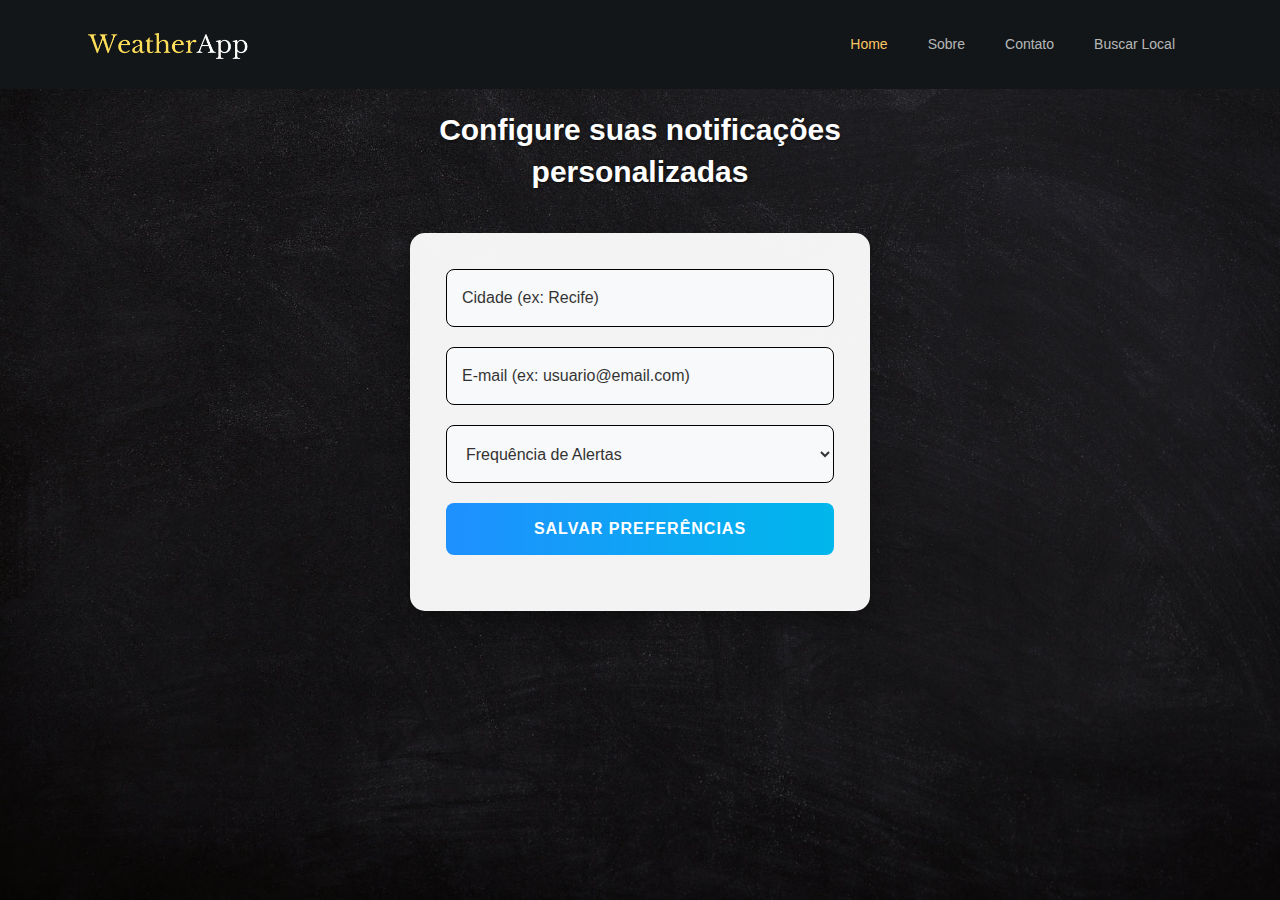
<file: WeatherAppPast/alertas.html>
<!DOCTYPE html>
<html lang="en">

<head>
    <title>Alertas | WeatherApp</title>
    <meta charset="utf-8">
    <meta name="viewport" content="width=device-width, initial-scale=1, shrink-to-fit=no">
    <!-- Bootstrap CDN -->
    <link rel="stylesheet" href="https://stackpath.bootstrapcdn.com/bootstrap/4.5.2/css/bootstrap.min.css">
    <!-- Estilo Embutido -->
    <link rel="stylesheet" href="css/style.css">
    <style>
        /* Estilos do Formulário de Alertas */
.alertas-section .container {
    max-width: 500px;
    margin: 0 auto;
    padding: 20px;
}

.alertas-title {
    text-align: center;
    font-size: 30px;
    color: #ffffff;
    margin-bottom: 40px;
    font-weight: 700;
    font-family: 'Poppins', sans-serif;
    text-shadow: 1px 1px 3px rgba(0, 0, 0, 0.5);
}

.alertas-form {
    background-color: rgba(255, 255, 255, 0.95);
    padding: 35px;
    border-radius: 15px;
    box-shadow: 0 8px 20px rgba(0, 0, 0, 0.3);
    border: 1px solid rgba(255, 255, 255, 0.1);
}

.alertas-form .form-group {
    margin-bottom: 20px;
}

/* Estilização dos campos com maior especificidade */
.alertas-form .form-control {
    background-color: #f8f9fa !important;
    border: 1px solid #000000 !important; /* Borda preta */
    border-radius: 8px !important;
    padding: 12px 15px !important;
    font-size: 16px !important;
    font-family: 'Poppins', sans-serif !important;
    color: #333 !important;
    transition: border-color 0.3s ease, box-shadow 0.3s ease !important;
}

.alertas-form .form-control:focus {
    border-color: #000000 !important; /* Borda preta ao focar */
    box-shadow: 0 0 8px rgba(0, 0, 0, 0.3) !important; /* Sombra preta suave */
    outline: none !important;
    background-color: #fff !important;
}

/* Estilização do placeholder */
.alertas-form .form-control::placeholder {
    color: #000000 !important; /* Placeholder preto */
    font-style: normal !important;
    opacity: 0.8 !important;
}

/* Estilização específica para o select e suas opções */
.alertas-form .form-control option {
    color: #000000 !important; /* Opções do select pretas */
}

/* Estilização do placeholder do select (primeira opção) */
.alertas-form .form-control option[disabled][selected] {
    color: #000000 !important; /* Placeholder do select preto */
    font-style: normal !important;
}

/* Estilização do botão */
.alertas-form .btn-primary {
    width: 100%;
    padding: 14px;
    background: linear-gradient(90deg, #1e90ff, #00b7eb);
    border: none;
    border-radius: 8px;
    font-size: 16px;
    font-weight: 600;
    font-family: 'Poppins', sans-serif;
    color: #fff;
    text-transform: uppercase;
    letter-spacing: 1px;
    transition: background 0.3s ease, transform 0.2s ease;
    box-shadow: 0 4px 10px rgba(30, 144, 255, 0.3);
}

.alertas-form .btn-primary:hover {
    background: linear-gradient(90deg, #1c86ee, #00a3d6);
    transform: translateY(-2px);
    box-shadow: 0 6px 15px rgba(30, 144, 255, 0.4);
}

.alertas-form .btn-primary:active {
    transform: translateY(0);
    box-shadow: 0 2px 5px rgba(30, 144, 255, 0.2);
}
    </style>
</head>

<body>

    <!-- START NAV -->

    <nav class="navbar navbar-expand-lg navbar-dark ftco_navbar bg-dark ftco-navbar-light" id="ftco-navbar">
        <div class="container">
            <img src="images/weatherapplogo-PhotoRoom.png-PhotoRoom.png" class="img-fluid2" alt="">
            <button class="navbar-toggler" type="button" data-toggle="collapse" data-target="#ftco-nav"
                aria-controls="ftco-nav" aria-expanded="false" aria-label="Toggle navigation">
                <span class="oi oi-menu"></span> Menu
            </button>
            <div class="collapse navbar-collapse" id="ftco-nav">
                <ul class="navbar-nav ml-auto">
                    <li class="nav-item active"><a href="index.html" class="nav-link">Home</a></li>
                    <li class="nav-item"><a href="about.html" class="nav-link">Sobre</a></li>
                    <li class="nav-item"><a href="contact.html" class="nav-link">Contato</a></li>
                    <li class="nav-item"><a href="backend.html" class="nav-link">Buscar Local</a></li>
                </ul>
            </div>
        </div>
    </nav>
    <!-- END NAV -->

    <!-- Formulário de Alertas -->
    <section class="alertas-section">
        <div class="container">
            <h3 class="alertas-title">Configure suas notificações personalizadas</h3>
            <form id="alertas-form" class="alertas-form">
                <div class="form-group">
                    <input type="text" class="form-control" placeholder="Cidade (ex: Recife)" required>
                </div>
                <div class="form-group">
                    <input type="email" class="form-control" placeholder="E-mail (ex: usuario@email.com)" required>
                </div>
                <div class="form-group">
                    <select class="form-control" required>
                        <option value="">Frequência de Alertas</option>
                        <option value="daily">1 vez por dia</option>
                        <option value="weekly">1 vez por semana</option>
                    </select>
                </div>
                <div class="form-group">
                    <button type="submit" class="btn btn-primary">Salvar Preferências</button>
                </div>
            </form>
        </div>
    </section>

    <!-- Scripts -->
    <script src="https://code.jquery.com/jquery-3.5.1.min.js"></script>
    <script src="https://stackpath.bootstrapcdn.com/bootstrap/4.5.2/js/bootstrap.min.js"></script>
    <script>
        // Log para verificar se o script está carregando
        console.log("Página alertas.html carregada com sucesso!");
        document.getElementById("alertas-form").addEventListener("submit", function (e) {
            e.preventDefault();
            console.log("Formulário enviado!");
            alert("Preferências salvas! Em breve, você receberá os alertas.");
        });
    </script>
</body>

</html>
</file>
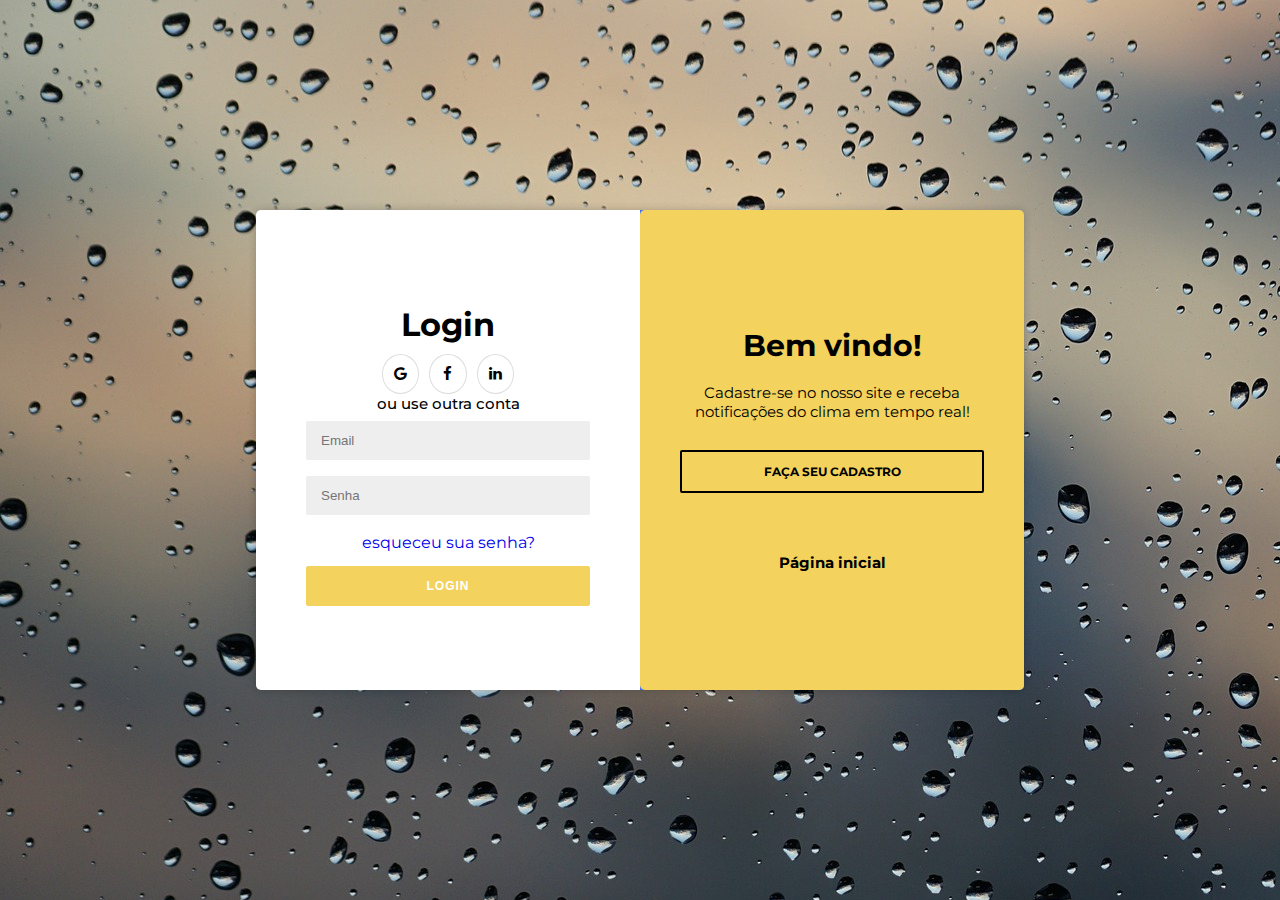
<file: WeatherAppPast/cadastro.html>
<!DOCTYPE html>
<html lang="en">

<head>
    <title>Cadastro/Login WeatherApp</title>
    <meta charset="utf-8">
    <meta name="viewport" content="width=device-width, initial-scale=1, shrink-to-fit=no">

    <link href="https://fonts.googleapis.com/css?family=Poppins:300,400,500,600,700" rel="stylesheet">
    <link href="https://fonts.googleapis.com/css?family=Josefin+Sans" rel="stylesheet">
    <link href="https://fonts.googleapis.com/css?family=Nothing+You+Could+Do" rel="stylesheet">

    <link rel="stylesheet" href="css/open-iconic-bootstrap.min.css">
    <link rel="stylesheet" href="css/animate.css">

    <link rel="stylesheet" href="css/owl.carousel.min.css">
    <link rel="stylesheet" href="css/owl.theme.default.min.css">
    <link rel="stylesheet" href="css/magnific-popup.css">

    <link rel="stylesheet" href="css/aos.css">

    <link rel="stylesheet" href="css/ionicons.min.css">

    <link rel="stylesheet" href="css/bootstrap-datepicker.css">
    <link rel="stylesheet" href="css/jquery.timepicker.css">


    <link rel="stylesheet" href="css/flaticon.css">
    <link rel="stylesheet" href="css/icomoon.css">
    <link rel="stylesheet" href="css/cadastro.css">
    <link rel="shortcut icon" href="./images/carroseuimage.webp" type="image/x-icon">
</head>

<body>
    <input type="checkbox" id="click">
    <div class="main-container">
        <div class="form-container">
            <div class="sign-in">
                <form action="#">
                    <h1>Login</h1>
                    <div class="social-container">
                        <a href="#"><span class="icon-google"></span></a></li>
                        <a href="#"><span class="icon-facebook"></span></a></li>
                        <a href="#"><span class="icon-linkedin"></span></a></li>
                    </div>
                    <span>ou use outra conta</span>
                    <input type="email" placeholder="Email" />
                    <input type="password" placeholder="Senha" />
                    <a href="#" class="fogot-pass">esqueceu sua senha?</a>
                    <button>Login</button>
                </form>
            </div>

            <div class="sign-up">
                <form action="#">
                    <h1>Cadastro</h1>
                    <div class="social-container">
                        <a href="index.html"><span class="icon-google"></span></a></li>
                        <a href="index.html"><span class="icon-facebook"></span></a></li>
                        <a href="index.html"><span class="icon-linkedin"></span></a></li>
                    </div>
                    <span>ou use um email já registrado</span>
                    <input type="text" placeholder="Nome" />
                    <input type="email" placeholder="Email" />
                    <input type="password" placeholder="Senha" />
                    <button>Cadastre-se</button>
                    <a href="alertas.html" class="botaocad2">receba notificações sobre o clima pelo whatsapp</a>
                </form>
            </div>
        </div>

        <div class="slide-container">
            <div class="slide-panel">
                <div class="slide-left">
                    <h1>Bem vindo!</h1>
                    <br>
                    <p>Cadastre-se no nosso site e receba notificações do clima em
                        tempo real!</p>
                    <br>
                    <label for="click" class="slide">Faça seu cadastro</label>
                    <a href="index.html" class="botaocad">Página inicial</a>
                </div>
                <div class="slide-right">
                    <h1>Faça o login!</h1>
                    <br>
                    <p>Entre na sua conta e venha fazer parte da WeatherApp!</p>
                    <br>
                    <label for="click" class="slide">Faça seu login</label>
                    <a href="index.html" class="botaocad">Página inicial</a>
                </div>
            </div>
        </div>

    </div>

</body>
</file>
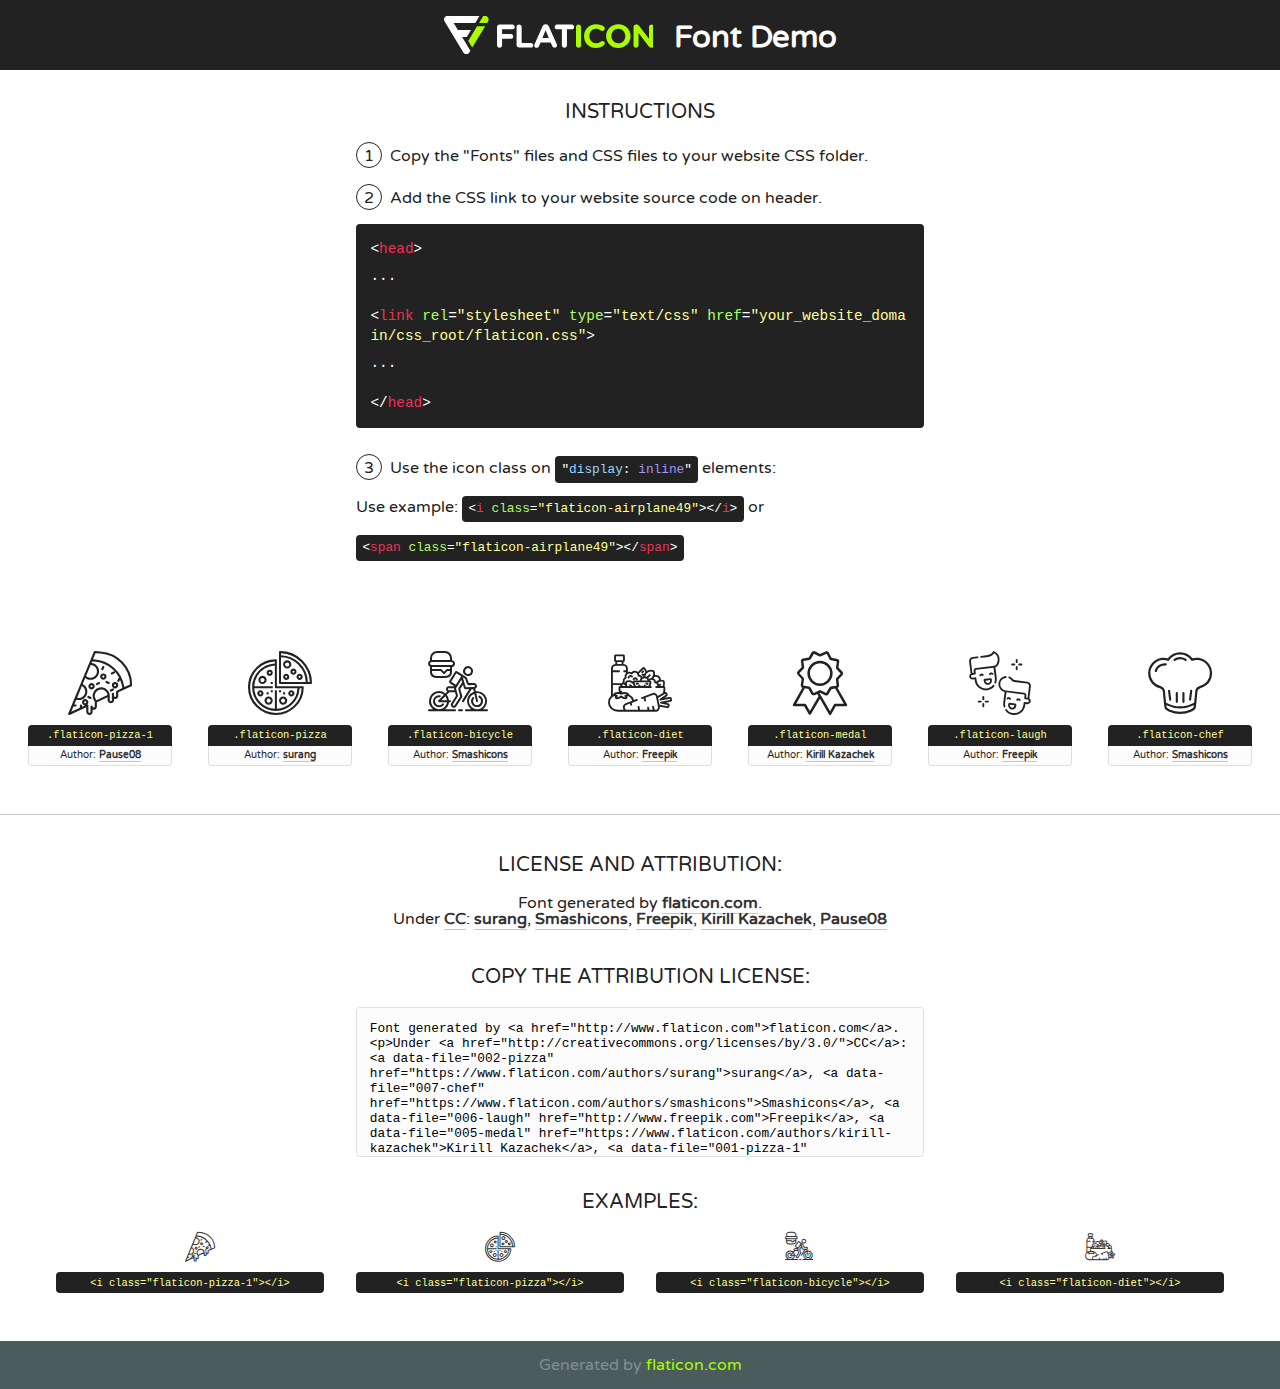
<file: WeatherAppPast/fonts/flaticon/font/flaticon.html>
<!DOCTYPE html>

<html>
<!DOCTYPE html>
<html>

<head>
    <title>Flaticon WebFont</title>
    <link href="http://fonts.googleapis.com/css?family=Varela+Round" rel="stylesheet" type="text/css" />
    <link rel="stylesheet" type="text/css" href="flaticon.css">
    <meta charset="UTF-8">
    <style>
    html, body, div, span, applet, object, iframe,
    h1, h2, h3, h4, h5, h6, p, blockquote, pre,
    a, abbr, acronym, address, big, cite, code,
    del, dfn, em, img, ins, kbd, q, s, samp,
    small, strike, strong, sub, sup, tt, var,
    b, u, i, center,
    dl, dt, dd, ol, ul, li,
    fieldset, form, label, legend,
    table, caption, tbody, tfoot, thead, tr, th, td,
    article, aside, canvas, details, embed, 
    figure, figcaption, footer, header, hgroup, 
    menu, nav, output, ruby, section, summary,
    time, mark, audio, video {
        margin: 0;
        padding: 0;
        border: 0;
        font-size: 100%;
        font: inherit;
        vertical-align: baseline;
    }
    /* HTML5 display-role reset for older browsers */
    article, aside, details, figcaption, figure, 
    footer, header, hgroup, menu, nav, section {
        display: block;
    }
    body {
        line-height: 1;
    }
    ol, ul {
        list-style: none;
    }
    blockquote, q {
        quotes: none;
    }
    blockquote:before, blockquote:after,
    q:before, q:after {
        content: '';
        content: none;
    }
    table {
        border-collapse: collapse;
        border-spacing: 0;
    }
    body {
        font-family: 'Varela Round', Helvetica, Arial, sans-serif;
        font-size: 16px;
        color: #222;
    }
    a {
        color: #333;
        border-bottom: 1px solid #a9fd00;
        font-weight: bold;
        text-decoration: none;
    }
    * {
        -moz-box-sizing: border-box;
        -webkit-box-sizing: border-box;
        box-sizing: border-box;
        margin: 0;
        padding: 0;
    }
    [class^="flaticon-"]:before, [class*=" flaticon-"]:before, [class^="flaticon-"]:after, [class*=" flaticon-"]:after {
        font-family: Flaticon;
        font-size: 30px;
        font-style: normal;
        margin-left: 20px;
        color: #333;
    }
    .wrapper {
        max-width: 600px;
        margin: auto;
        padding: 0 1em;
    }
    .title {
        font-size: 1.25em;
        text-align: center;
        margin-bottom: 1em;
        text-transform: uppercase;
    }
    header {
        text-align: center;
        background-color: #222;
        color: #fff;
        padding: 1em;
    }
    header .logo {
        width: 210px;
        height: 38px;
        display: inline-block;
        vertical-align: middle;
        margin-right: 1em;
        border: none;
    }
    header strong {
        font-size: 1.95em;
        font-weight: bold;
        vertical-align: middle;
        margin-top: 5px;
        display: inline-block;
    }
    .demo {
        margin: 2em auto;
        line-height: 1.25em;
    }
    .demo ul li {
        margin-bottom: 1em;
    }
    .demo ul li .num {
        color: #222;
        border-radius: 20px;
        display: inline-block;
        width: 26px;
        padding: 3px;
        height: 26px;
        text-align: center;
        margin-right: 0.5em;
        border: 1px solid #222;
    }
    .demo ul li code {
        background-color: #222;
        border-radius: 4px;
        padding: 0.25em 0.5em;
        display: inline-block;
        color: #fff;
        font-family: Consolas,Monaco,Lucida Console,Liberation Mono,DejaVu Sans Mono,Bitstream Vera Sans Mono,Courier New, monospace;
        font-weight: lighter;
        margin-top: 1em;
        font-size: 0.8em;
        word-break: break-all;
    }
    .demo ul li code.big {
        padding: 1em;
        font-size: 0.9em;
    }
    .demo ul li code .red {
        color: #EF3159;
    }
    .demo ul li code .green {
        color: #ACFF65;
    }
    .demo ul li code .yellow {
        color: #FFFF99;
    }
    .demo ul li code .blue {
        color: #99D3FF;
    }
    .demo ul li code .purple {
        color: #A295FF;
    }
    .demo ul li code .dots {
        margin-top: 0.5em;
        display: block;
    }
    #glyphs {
        border-bottom: 1px solid #ccc;
        padding: 2em 0;
        text-align: center;
    }
    .glyph {
        display: inline-block;
        width: 9em;
        margin: 1em;
        text-align: center;
        vertical-align: top;
        background: #FFF;
    }
    .glyph .glyph-icon {
        padding: 10px;
        display: block;
        font-family:"Flaticon";
        font-size: 64px;
        line-height: 1;
    }
    .glyph .glyph-icon:before {
        font-size: 64px;
        color: #222;
        margin-left: 0;
    }
    .class-name {
        font-size: 0.65em;
        background-color: #222;
        color: #fff;
        border-radius: 4px 4px 0 0;
        padding: 0.5em;
        color: #FFFF99;
        font-family: Consolas,Monaco,Lucida Console,Liberation Mono,DejaVu Sans Mono,Bitstream Vera Sans Mono,Courier New, monospace;
    }
    .author-name {
        font-size: 0.6em;
        background-color: #fcfcfd;
        border: 1px solid #DEDEE4;
        border-top: 0;
        border-radius: 0 0 4px 4px;
        padding: 0.5em;
    }
    .class-name:last-child {
        font-size: 10px;
        color:#888;
    }
    .class-name:last-child a {
        font-size: 10px;
        color:#555;
    }
    .class-name:last-child a:hover {
        color:#a9fd00;
    }
    .glyph > input {
        display: block;
        width: 100px;
        margin: 5px auto;
        text-align: center;
        font-size: 12px;
        cursor: text;
    }
    .glyph > input.icon-input {
        font-family:"Flaticon";
        font-size: 16px;
        margin-bottom: 10px;
    }
    .attribution .title {
        margin-top: 2em;
    }
    .attribution textarea {
        background-color: #fcfcfd;
        padding: 1em;
        border: none;
        box-shadow: none;
        border: 1px solid #DEDEE4;
        border-radius: 4px;
        resize: none;
        width: 100%;
        height: 150px;
        font-size: 0.8em;
        font-family: Consolas,Monaco,Lucida Console,Liberation Mono,DejaVu Sans Mono,Bitstream Vera Sans Mono,Courier New, monospace;
        -webkit-appearance: none;
    }
    .iconsuse {
        margin: 2em auto;
        text-align: center;
        max-width: 1200px;
    }
    .iconsuse:after {
        content: '';
        display: table;
        clear: both;
    }
    .iconsuse .image {
        float: left;
        width: 25%;
        padding: 0 1em;
    }
    .iconsuse .image p {
        margin-bottom: 1em;
    }
    .iconsuse .image span {
        display: block;
        font-size: 0.65em;
        background-color: #222;
        color: #fff;
        border-radius: 4px;
        padding: 0.5em;
        color: #FFFF99;
        margin-top: 1em;
        font-family: Consolas,Monaco,Lucida Console,Liberation Mono,DejaVu Sans Mono,Bitstream Vera Sans Mono,Courier New, monospace;
    }
    #footer {
        text-align: center;
        background-color: #4C5B5C;
        color: #7c9192;
        padding: 1em;
    }
    #footer a {
        border: none;
        color: #a9fd00;
        font-weight: normal;
    }
    @media (max-width: 960px) {
        .iconsuse .image {
            width: 50%;
        }
    }
    @media (max-width: 560px) {
        .iconsuse .image {
            width: 100%;
        }
    }
    </style>
</head>

<body class="characters-off">

    <header>
        <a href="http://www.flaticon.com" target="_blank" class="logo">
            <svg version="1.1" xmlns="http://www.w3.org/2000/svg" xmlns:xlink="http://www.w3.org/1999/xlink" xmlns:a="http://ns.adobe.com/AdobeSVGViewerExtensions/3.0/" viewBox="0 0 560.875 102.036" enable-background="new 0 0 560.875 102.036" xml:space="preserve">
                <defs>
                </defs>
                <g>
                    <g class="letters">
                        <path fill="#ffffff" d="M141.596,29.675c0-3.777,2.985-6.767,6.764-6.767h34.438c3.426,0,6.15,2.728,6.15,6.15
                        c0,3.43-2.724,6.149-6.15,6.149h-27.674v13.091h23.719c3.429,0,6.151,2.724,6.151,6.15c0,3.43-2.723,6.149-6.151,6.149h-23.719
                        v17.574c0,3.773-2.986,6.761-6.764,6.761c-3.779,0-6.764-2.989-6.764-6.761V29.675z"></path>
                        <path fill="#ffffff" d="M193.844,29.149c0-3.781,2.985-6.767,6.764-6.767c3.776,0,6.763,2.985,6.763,6.767v42.957h25.039
                        c3.426,0,6.149,2.726,6.149,6.153c0,3.425-2.723,6.15-6.149,6.15h-31.802c-3.779,0-6.764-2.986-6.764-6.768V29.149z"></path>
                        <path fill="#ffffff" d="M241.891,75.71l21.438-48.407c1.492-3.341,4.215-5.357,7.906-5.357h0.792
                        c3.686,0,6.323,2.017,7.815,5.357l21.439,48.407c0.436,0.967,0.701,1.845,0.701,2.723c0,3.602-2.809,6.501-6.414,6.501
                        c-3.161,0-5.269-1.845-6.499-4.655l-4.132-9.661h-27.059l-4.301,10.102c-1.144,2.631-3.426,4.214-6.237,4.214
                        c-3.517,0-6.24-2.81-6.24-6.325C241.1,77.64,241.451,76.677,241.891,75.71z M279.932,58.666l-8.521-20.297l-8.526,20.297H279.932
                        z"></path>
                        <path fill="#ffffff" d="M314.864,35.387H301.86c-3.429,0-6.239-2.813-6.239-6.238c0-3.429,2.811-6.24,6.239-6.24h39.533
                        c3.426,0,6.237,2.811,6.237,6.24c0,3.425-2.811,6.238-6.237,6.238h-13.001v42.785c0,3.773-2.99,6.761-6.764,6.761
                        c-3.779,0-6.764-2.989-6.764-6.761V35.387z"></path>
                        <path fill="#A9FD00" d="M352.615,29.149c0-3.781,2.985-6.767,6.767-6.767c3.774,0,6.761,2.985,6.761,6.767v49.024
                        c0,3.773-2.987,6.761-6.761,6.761c-3.781,0-6.767-2.989-6.767-6.761V29.149z"></path>
                        <path fill="#A9FD00" d="M374.132,53.836v-0.179c0-17.481,13.178-31.801,32.065-31.801c9.22,0,15.459,2.458,20.557,6.238
                        c1.402,1.054,2.637,2.985,2.637,5.357c0,3.692-2.985,6.59-6.681,6.59c-1.845,0-3.071-0.702-4.044-1.319
                        c-3.776-2.813-7.729-4.393-12.562-4.393c-10.364,0-17.831,8.611-17.831,19.154v0.173c0,10.542,7.291,19.329,17.831,19.329
                        c5.715,0,9.492-1.756,13.359-4.834c1.049-0.874,2.458-1.491,4.039-1.491c3.429,0,6.325,2.813,6.325,6.236
                        c0,2.106-1.056,3.78-2.282,4.834c-5.539,4.834-12.036,7.733-21.878,7.733C387.572,85.464,374.132,71.493,374.132,53.836z"></path>
                        <path fill="#A9FD00" d="M433.009,53.836v-0.179c0-17.481,13.79-31.801,32.766-31.801c18.981,0,32.592,14.143,32.592,31.628v0.173
                        c0,17.483-13.785,31.807-32.769,31.807C446.625,85.464,433.009,71.32,433.009,53.836z M484.224,53.836v-0.179
                        c0-10.539-7.725-19.326-18.626-19.326c-10.893,0-18.449,8.611-18.449,19.154v0.173c0,10.542,7.73,19.329,18.626,19.329
                        C476.676,72.986,484.224,64.378,484.224,53.836z"></path>
                        <path fill="#A9FD00" d="M506.233,29.321c0-3.774,2.99-6.763,6.767-6.763h1.401c3.252,0,5.183,1.583,7.029,3.953l26.093,34.265
                        V29.059c0-3.692,2.99-6.677,6.681-6.677c3.683,0,6.671,2.985,6.671,6.677v48.934c0,3.78-2.987,6.765-6.764,6.765h-0.436
                        c-3.257,0-5.188-1.581-7.034-3.953l-27.056-35.492v32.944c0,3.687-2.985,6.676-6.678,6.676c-3.683,0-6.673-2.989-6.673-6.676
                        V29.321z"></path>
                    </g>
                    <g class="insignia">
                        <path fill="#ffffff" d="M48.372,56.137h12.517l11.156-18.537H37.186L25.688,18.539h57.825L94.668,0H9.271
                        C5.925,0,2.842,1.801,1.198,4.716c-1.644,2.907-1.593,6.482,0.134,9.343l50.38,83.501c1.678,2.781,4.689,4.476,7.938,4.476
                        c3.246,0,6.257-1.695,7.935-4.476l2.898-4.804L48.372,56.137z"></path>
                        <g class="i">
                            <path fill="#A9FD00" d="M93.575,18.539h0.031v0.004l21.652,0.004l2.705-4.488c1.727-2.861,1.778-6.436,0.133-9.343
                            C116.454,1.801,113.371,0,110.026,0h-5.294L93.575,18.539z"></path>
                            <polygon fill="#A9FD00" points="88.291,27.356 64.725,66.486 75.519,84.404 109.942,27.356"></polygon>
                        </g>
                    </g>
                </g>
            </svg>
        </a>
        <strong>Font Demo</strong>
    </header>


    <section class="demo wrapper">

        <p class="title">Instructions</p>

        <ul>
            <li>
                <span class="num">1</span>Copy the "Fonts" files and CSS files to your website CSS folder.
            </li>
            <li>
                <span class="num">2</span>Add the CSS link to your website source code on header.
                <code class="big">
                    &lt;<span class="red">head</span>&gt;
                    <br/><span class="dots">...</span>
                    <br/>&lt;<span class="red">link</span> <span class="green">rel</span>=<span class="yellow">"stylesheet"</span> <span class="green">type</span>=<span class="yellow">"text/css"</span> <span class="green">href</span>=<span class="yellow">"your_website_domain/css_root/flaticon.css"</span>&gt;
                    <br/><span class="dots">...</span>
                    <br/>&lt;/<span class="red">head</span>&gt;
                </code>
            </li>

            <li>
                <p>
                    <span class="num">3</span>Use the icon class on <code>"<span class="blue">display</span>:<span class="purple"> inline</span>"</code> elements:
                    <br />
                    Use example: <code>&lt;<span class="red">i</span> <span class="green">class</span>=<span class="yellow">&quot;flaticon-airplane49&quot;</span>&gt;&lt;/<span class="red">i</span>&gt;</code> or <code>&lt;<span class="red">span</span> <span class="green">class</span>=<span class="yellow">&quot;flaticon-airplane49&quot;</span>&gt;&lt;/<span class="red">span</span>&gt;</code>
            </li>
        </ul>

    </section>




   <section id="glyphs">          
    
      
        <div class="glyph"><div class="glyph-icon flaticon-pizza-1"></div>
            <div class="class-name">.flaticon-pizza-1</div>
            <div class="author-name">Author: <a data-file="001-pizza-1" href="https://www.flaticon.com/authors/pause08">Pause08</a> </div> 
        </div>        
        
        <div class="glyph"><div class="glyph-icon flaticon-pizza"></div>
            <div class="class-name">.flaticon-pizza</div>
            <div class="author-name">Author: <a data-file="002-pizza" href="https://www.flaticon.com/authors/surang">surang</a> </div> 
        </div>        
        
        <div class="glyph"><div class="glyph-icon flaticon-bicycle"></div>
            <div class="class-name">.flaticon-bicycle</div>
            <div class="author-name">Author: <a data-file="003-bicycle" href="https://www.flaticon.com/authors/smashicons">Smashicons</a> </div> 
        </div>        
        
        <div class="glyph"><div class="glyph-icon flaticon-diet"></div>
            <div class="class-name">.flaticon-diet</div>
            <div class="author-name">Author: <a data-file="004-diet" href="http://www.freepik.com">Freepik</a> </div> 
        </div>        
        
        <div class="glyph"><div class="glyph-icon flaticon-medal"></div>
            <div class="class-name">.flaticon-medal</div>
            <div class="author-name">Author: <a data-file="005-medal" href="https://www.flaticon.com/authors/kirill-kazachek">Kirill Kazachek</a> </div> 
        </div>        
        
        <div class="glyph"><div class="glyph-icon flaticon-laugh"></div>
            <div class="class-name">.flaticon-laugh</div>
            <div class="author-name">Author: <a data-file="006-laugh" href="http://www.freepik.com">Freepik</a> </div> 
        </div>        
        
        <div class="glyph"><div class="glyph-icon flaticon-chef"></div>
            <div class="class-name">.flaticon-chef</div>
            <div class="author-name">Author: <a data-file="007-chef" href="https://www.flaticon.com/authors/smashicons">Smashicons</a> </div> 
        </div>        
        

    </section>



    <section class="attribution wrapper"   style="text-align:center;">

      <div class="title">License and attribution:</div><div class="attrDiv">Font generated by <a href="http://www.flaticon.com">flaticon.com</a>. <div><p>Under <a href="http://creativecommons.org/licenses/by/3.0/">CC</a>: <a data-file="002-pizza" href="https://www.flaticon.com/authors/surang">surang</a>, <a data-file="007-chef" href="https://www.flaticon.com/authors/smashicons">Smashicons</a>, <a data-file="006-laugh" href="http://www.freepik.com">Freepik</a>, <a data-file="005-medal" href="https://www.flaticon.com/authors/kirill-kazachek">Kirill Kazachek</a>, <a data-file="001-pizza-1" href="https://www.flaticon.com/authors/pause08">Pause08</a></p>  </div>
      </div>
      <div class="title">Copy the Attribution License:</div>

    <textarea onclick="this.focus();this.select();">Font generated by &lt;a href=&quot;http://www.flaticon.com&quot;&gt;flaticon.com&lt;/a&gt;. <p>Under <a href="http://creativecommons.org/licenses/by/3.0/">CC</a>: <a data-file="002-pizza" href="https://www.flaticon.com/authors/surang">surang</a>, <a data-file="007-chef" href="https://www.flaticon.com/authors/smashicons">Smashicons</a>, <a data-file="006-laugh" href="http://www.freepik.com">Freepik</a>, <a data-file="005-medal" href="https://www.flaticon.com/authors/kirill-kazachek">Kirill Kazachek</a>, <a data-file="001-pizza-1" href="https://www.flaticon.com/authors/pause08">Pause08</a></p>  
     </textarea>

    </section>

    <section class="iconsuse">

          <div class="title">Examples:</div>            
             
            <div class="image">
                <p>
                    <i class="glyph-icon flaticon-pizza-1"></i> 
                    <span>&lt;i class=&quot;flaticon-pizza-1&quot;&gt;&lt;/i&gt;</span>
                </p>
            </div>
            
            <div class="image">
                <p>
                    <i class="glyph-icon flaticon-pizza"></i> 
                    <span>&lt;i class=&quot;flaticon-pizza&quot;&gt;&lt;/i&gt;</span>
                </p>
            </div>
            
            <div class="image">
                <p>
                    <i class="glyph-icon flaticon-bicycle"></i> 
                    <span>&lt;i class=&quot;flaticon-bicycle&quot;&gt;&lt;/i&gt;</span>
                </p>
            </div>
            
            <div class="image">
                <p>
                    <i class="glyph-icon flaticon-diet"></i> 
                    <span>&lt;i class=&quot;flaticon-diet&quot;&gt;&lt;/i&gt;</span>
                </p>
            </div>
                       
        </div>
                            
    </section>

<div id="footer">
    <div>Generated by <a href="http://www.flaticon.com">flaticon.com</a>
    </div>
</div>



</body>
</html>
</file>
<file: WeatherAppPast/css/style.css>
:root {
  --blue: #007bff;
  --indigo: #6610f2;
  --purple: #6f42c1;
  --pink: #e83e8c;
  --red: #dc3545;
  --orange: #fd7e14;
  --yellow: #ffc107;
  --green: #28a745;
  --teal: #20c997;
  --cyan: #17a2b8;
  --white: #fff;
  --gray: #6c757d;
  --gray-dark: #343a40;
  --primary: #78d5ef;
  --secondary: #6c757d;
  --success: #28a745;
  --info: #17a2b8;
  --warning: #ffc107;
  --danger: #dc3545;
  --light: #f8f9fa;
  --dark: #343a40;
  --breakpoint-xs: 0;
  --breakpoint-sm: 576px;
  --breakpoint-md: 768px;
  --breakpoint-lg: 992px;
  --breakpoint-xl: 1200px;
  --font-family-sans-serif: "Work Sans", -apple-system, BlinkMacSystemFont, "Segoe UI", Roboto, "Helvetica Neue", Arial, sans-serif, "Apple Color Emoji", "Segoe UI Emoji", "Segoe UI Symbol";
  --font-family-monospace: SFMono-Regular, Menlo, Monaco, Consolas, "Liberation Mono", "Courier New", monospace; }

*,
*::before,
*::after {
  -webkit-box-sizing: border-box;
  box-sizing: border-box; }

html {
  font-family: sans-serif;
  line-height: 1.15;
  -webkit-text-size-adjust: 100%;
  -ms-text-size-adjust: 100%;
  -ms-overflow-style: scrollbar;
  -webkit-tap-highlight-color: rgba(0, 0, 0, 0); }

@-ms-viewport {
  width: device-width; }

article, aside, dialog, figcaption, figure, footer, header, hgroup, main, nav, section {
  display: block; }

body {
  margin: 0;
  font-family: "Work Sans", -apple-system, BlinkMacSystemFont, "Segoe UI", Roboto, "Helvetica Neue", Arial, sans-serif, "Apple Color Emoji", "Segoe UI Emoji", "Segoe UI Symbol";
  font-size: 1rem;
  font-weight: 400;
  line-height: 1.5;
  color: #212529;
  text-align: left;
  background-color: #fff; }

[tabindex="-1"]:focus {
  outline: 0 !important; }

hr {
  -webkit-box-sizing: content-box;
  box-sizing: content-box;
  height: 0;
  overflow: visible; }

h1, h2, h3, h4, h5, h6 {
  margin-top: 0;
  margin-bottom: 0.5rem; }

p {
  margin-top: 0;
  margin-bottom: 1rem; }

abbr[title],
abbr[data-original-title] {
  text-decoration: underline;
  -webkit-text-decoration: underline dotted;
  text-decoration: underline dotted;
  cursor: help;
  border-bottom: 0; }

address {
  margin-bottom: 1rem;
  font-style: normal;
  line-height: inherit; }

ol,
ul,
dl {
  margin-top: 0;
  margin-bottom: 1rem; }

ol ol,
ul ul,
ol ul,
ul ol {
  margin-bottom: 0; }

dt {
  font-weight: 700; }

dd {
  margin-bottom: .5rem;
  margin-left: 0; }

blockquote {
  margin: 0 0 1rem; }

dfn {
  font-style: italic; }

b,
strong {
  font-weight: bolder; }

small {
  font-size: 80%; }

sub,
sup {
  position: relative;
  font-size: 75%;
  line-height: 0;
  vertical-align: baseline; }

sub {
  bottom: -.25em; }

sup {
  top: -.5em; }

a {
  color: #78d5ef;
  text-decoration: none;
  background-color: transparent;
  -webkit-text-decoration-skip: objects; }
  a:hover {
    color: #34c0e7;
    text-decoration: underline; }

a:not([href]):not([tabindex]) {
  color: inherit;
  text-decoration: none; }
  a:not([href]):not([tabindex]):hover, a:not([href]):not([tabindex]):focus {
    color: inherit;
    text-decoration: none; }
  a:not([href]):not([tabindex]):focus {
    outline: 0; }

pre,
code,
kbd,
samp {
  font-family: monospace, monospace;
  font-size: 1em; }

pre {
  margin-top: 0;
  margin-bottom: 1rem;
  overflow: auto;
  -ms-overflow-style: scrollbar; }

figure {
  margin: 0 0 1rem; }

img {
  vertical-align: middle;
  border-style: none; }

svg:not(:root) {
  overflow: hidden; }

table {
  border-collapse: collapse; }

caption {
  padding-top: 0.75rem;
  padding-bottom: 0.75rem;
  color: #6c757d;
  text-align: left;
  caption-side: bottom; }

th {
  text-align: inherit; }

label {
  display: inline-block;
  margin-bottom: 0.5rem; }

button {
  border-radius: 0; }

button:focus {
  outline: 1px dotted;
  outline: 5px auto -webkit-focus-ring-color; }

input,
button,
select,
optgroup,
textarea {
  margin: 0;
  font-family: inherit;
  font-size: inherit;
  line-height: inherit; }

button,
input {
  overflow: visible; }

button,
select {
  text-transform: none; }

button,
html [type="button"],
[type="reset"],
[type="submit"] {
  -webkit-appearance: button; }

button::-moz-focus-inner,
[type="button"]::-moz-focus-inner,
[type="reset"]::-moz-focus-inner,
[type="submit"]::-moz-focus-inner {
  padding: 0;
  border-style: none; }

input[type="radio"],
input[type="checkbox"] {
  -webkit-box-sizing: border-box;
  box-sizing: border-box;
  padding: 0; }

input[type="date"],
input[type="time"],
input[type="datetime-local"],
input[type="month"] {
  -webkit-appearance: listbox; }

textarea {
  overflow: auto;
  resize: vertical; }

fieldset {
  min-width: 0;
  padding: 0;
  margin: 0;
  border: 0; }

legend {
  display: block;
  width: 100%;
  max-width: 100%;
  padding: 0;
  margin-bottom: .5rem;
  font-size: 1.5rem;
  line-height: inherit;
  color: inherit;
  white-space: normal; }

progress {
  vertical-align: baseline; }

[type="number"]::-webkit-inner-spin-button,
[type="number"]::-webkit-outer-spin-button {
  height: auto; }

[type="search"] {
  outline-offset: -2px;
  -webkit-appearance: none; }

[type="search"]::-webkit-search-cancel-button,
[type="search"]::-webkit-search-decoration {
  -webkit-appearance: none; }

::-webkit-file-upload-button {
  font: inherit;
  -webkit-appearance: button; }

output {
  display: inline-block; }

summary {
  display: list-item;
  cursor: pointer; }

template {
  display: none; }

[hidden] {
  display: none !important; }

h1, h2, h3, h4, h5, h6,
.h1, .h2, .h3, .h4, .h5, .h6 {
  margin-bottom: 0.5rem;
  font-family: inherit;
  font-weight: 500;
  line-height: 1.2;
  color: inherit; }

h1, .h1 {
  font-size: 2.5rem; }

h2, .h2 {
  font-size: 2rem; }

h3, .h3 {
  font-size: 1.75rem; }

h4, .h4 {
  font-size: 1.5rem; }

h5, .h5 {
  font-size: 1.25rem; }

h6, .h6 {
  font-size: 1rem; }

.lead {
  font-size: 1.25rem;
  font-weight: 300; }

.display-1 {
  font-size: 6rem;
  font-weight: 300;
  line-height: 1.2; }

.display-2 {
  font-size: 5.5rem;
  font-weight: 300;
  line-height: 1.2; }

.display-3 {
  font-size: 4.5rem;
  font-weight: 300;
  line-height: 1.2; }

.display-4 {
  font-size: 3.5rem;
  font-weight: 300;
  line-height: 1.2; }

hr {
  margin-top: 1rem;
  margin-bottom: 1rem;
  border: 0;
  border-top: 1px solid rgba(0, 0, 0, 0.1); }

small,
.small {
  font-size: 80%;
  font-weight: 400; }

mark,
.mark {
  padding: 0.2em;
  background-color: #fcf8e3; }

.list-unstyled {
  padding-left: 0;
  list-style: none; }

.list-inline {
  padding-left: 0;
  list-style: none; }

.list-inline-item {
  display: inline-block; }
  .list-inline-item:not(:last-child) {
    margin-right: 0.5rem; }

.initialism {
  font-size: 90%;
  text-transform: uppercase; }

.blockquote {
  margin-bottom: 1rem;
  font-size: 1.25rem; }

.blockquote-footer {
  display: block;
  font-size: 80%;
  color: #6c757d; }
  .blockquote-footer::before {
    content: "\2014 \00A0"; }

.img-fluid {
  max-width: 100%;
  height: auto; }

  .img-fluid2 {
    max-width: 15%;
    height: auto;
  }

.img-thumbnail {
  padding: 0.25rem;
  background-color: #fff;
  border: 1px solid #dee2e6;
  border-radius: 0.25rem;
  max-width: 100%;
  height: auto; }

.figure {
  display: inline-block; }

.figure-img {
  margin-bottom: 0.5rem;
  line-height: 1; }

.figure-caption {
  font-size: 90%;
  color: #6c757d; }

code,
kbd,
pre,
samp {
  font-family: SFMono-Regular, Menlo, Monaco, Consolas, "Liberation Mono", "Courier New", monospace; }

code {
  font-size: 87.5%;
  color: #e83e8c;
  word-break: break-word; }
  a > code {
    color: inherit; }

kbd {
  padding: 0.2rem 0.4rem;
  font-size: 87.5%;
  color: #fff;
  background-color: #212529;
  border-radius: 0.2rem; }
  kbd kbd {
    padding: 0;
    font-size: 100%;
    font-weight: 700; }

pre {
  display: block;
  font-size: 87.5%;
  color: #212529; }
  pre code {
    font-size: inherit;
    color: inherit;
    word-break: normal; }

.pre-scrollable {
  max-height: 340px;
  overflow-y: scroll; }

.container {
  width: 100%;
  padding-right: 15px;
  padding-left: 15px;
  margin-right: auto;
  margin-left: auto; }
  @media (min-width: 576px) {
    .container {
      max-width: 540px; } }
  @media (min-width: 768px) {
    .container {
      max-width: 720px; } }
  @media (min-width: 992px) {
    .container {
      max-width: 960px; } }
  @media (min-width: 1200px) {
    .container {
      max-width: 1140px; } }

.container-fluid {
  width: 100%;
  padding-right: 15px;
  padding-left: 15px;
  margin-right: auto;
  margin-left: auto; }

.row {
  display: -webkit-box;
  display: -ms-flexbox;
  display: flex;
  -ms-flex-wrap: wrap;
  flex-wrap: wrap;
  margin-right: -15px;
  margin-left: -15px; }

.no-gutters {
  margin-right: 0;
  margin-left: 0; }
  .no-gutters > .col,
  .no-gutters > [class*="col-"] {
    padding-right: 0;
    padding-left: 0; }

.col-1, .col-2, .col-3, .col-4, .col-5, .col-6, .col-7, .col-8, .col-9, .col-10, .col-11, .col-12, .col,
.col-auto, .col-sm-1, .col-sm-2, .col-sm-3, .col-sm-4, .col-sm-5, .col-sm-6, .col-sm-7, .col-sm-8, .col-sm-9, .col-sm-10, .col-sm-11, .col-sm-12, .col-sm,
.col-sm-auto, .col-md-1, .col-md-2, .col-md-3, .col-md-4, .col-md-5, .col-md-6, .col-md-7, .col-md-8, .col-md-9, .col-md-10, .col-md-11, .col-md-12, .col-md,
.col-md-auto, .col-lg-1, .col-lg-2, .col-lg-3, .col-lg-4, .col-lg-5, .col-lg-6, .col-lg-7, .col-lg-8, .col-lg-9, .col-lg-10, .col-lg-11, .col-lg-12, .col-lg,
.col-lg-auto, .col-xl-1, .col-xl-2, .col-xl-3, .col-xl-4, .col-xl-5, .col-xl-6, .col-xl-7, .col-xl-8, .col-xl-9, .col-xl-10, .col-xl-11, .col-xl-12, .col-xl,
.col-xl-auto {
  position: relative;
  width: 100%;
  min-height: 1px;
  padding-right: 15px;
  padding-left: 15px; }

.col {
  -ms-flex-preferred-size: 0;
  flex-basis: 0;
  -webkit-box-flex: 1;
  -ms-flex-positive: 1;
  flex-grow: 1;
  max-width: 100%; }

.col-auto {
  -webkit-box-flex: 0;
  -ms-flex: 0 0 auto;
  flex: 0 0 auto;
  width: auto;
  max-width: none; }

.col-1 {
  -webkit-box-flex: 0;
  -ms-flex: 0 0 8.33333%;
  flex: 0 0 8.33333%;
  max-width: 8.33333%; }

.col-2 {
  -webkit-box-flex: 0;
  -ms-flex: 0 0 16.66667%;
  flex: 0 0 16.66667%;
  max-width: 16.66667%; }

.col-3 {
  -webkit-box-flex: 0;
  -ms-flex: 0 0 25%;
  flex: 0 0 25%;
  max-width: 25%; }

.col-4 {
  -webkit-box-flex: 0;
  -ms-flex: 0 0 33.33333%;
  flex: 0 0 33.33333%;
  max-width: 33.33333%; }

.col-5 {
  -webkit-box-flex: 0;
  -ms-flex: 0 0 41.66667%;
  flex: 0 0 41.66667%;
  max-width: 41.66667%; }

.col-6 {
  -webkit-box-flex: 0;
  -ms-flex: 0 0 50%;
  flex: 0 0 50%;
  max-width: 50%; }

.col-7 {
  -webkit-box-flex: 0;
  -ms-flex: 0 0 58.33333%;
  flex: 0 0 58.33333%;
  max-width: 58.33333%; }

.col-8 {
  -webkit-box-flex: 0;
  -ms-flex: 0 0 66.66667%;
  flex: 0 0 66.66667%;
  max-width: 66.66667%; }

.col-9 {
  -webkit-box-flex: 0;
  -ms-flex: 0 0 75%;
  flex: 0 0 75%;
  max-width: 75%; }

.col-10 {
  -webkit-box-flex: 0;
  -ms-flex: 0 0 83.33333%;
  flex: 0 0 83.33333%;
  max-width: 83.33333%; }

.col-11 {
  -webkit-box-flex: 0;
  -ms-flex: 0 0 91.66667%;
  flex: 0 0 91.66667%;
  max-width: 91.66667%; }

.col-12 {
  -webkit-box-flex: 0;
  -ms-flex: 0 0 100%;
  flex: 0 0 100%;
  max-width: 100%; }

.order-first {
  -webkit-box-ordinal-group: 0;
  -ms-flex-order: -1;
  order: -1; }

.order-last {
  -webkit-box-ordinal-group: 14;
  -ms-flex-order: 13;
  order: 13; }

.order-0 {
  -webkit-box-ordinal-group: 1;
  -ms-flex-order: 0;
  order: 0; }

.order-1 {
  -webkit-box-ordinal-group: 2;
  -ms-flex-order: 1;
  order: 1; }

.order-2 {
  -webkit-box-ordinal-group: 3;
  -ms-flex-order: 2;
  order: 2; }

.order-3 {
  -webkit-box-ordinal-group: 4;
  -ms-flex-order: 3;
  order: 3; }

.order-4 {
  -webkit-box-ordinal-group: 5;
  -ms-flex-order: 4;
  order: 4; }

.order-5 {
  -webkit-box-ordinal-group: 6;
  -ms-flex-order: 5;
  order: 5; }

.order-6 {
  -webkit-box-ordinal-group: 7;
  -ms-flex-order: 6;
  order: 6; }

.order-7 {
  -webkit-box-ordinal-group: 8;
  -ms-flex-order: 7;
  order: 7; }

.order-8 {
  -webkit-box-ordinal-group: 9;
  -ms-flex-order: 8;
  order: 8; }

.order-9 {
  -webkit-box-ordinal-group: 10;
  -ms-flex-order: 9;
  order: 9; }

.order-10 {
  -webkit-box-ordinal-group: 11;
  -ms-flex-order: 10;
  order: 10; }

.order-11 {
  -webkit-box-ordinal-group: 12;
  -ms-flex-order: 11;
  order: 11; }

.order-12 {
  -webkit-box-ordinal-group: 13;
  -ms-flex-order: 12;
  order: 12; }

.offset-1 {
  margin-left: 8.33333%; }

.offset-2 {
  margin-left: 16.66667%; }

.offset-3 {
  margin-left: 25%; }

.offset-4 {
  margin-left: 33.33333%; }

.offset-5 {
  margin-left: 41.66667%; }

.offset-6 {
  margin-left: 50%; }

.offset-7 {
  margin-left: 58.33333%; }

.offset-8 {
  margin-left: 66.66667%; }

.offset-9 {
  margin-left: 75%; }

.offset-10 {
  margin-left: 83.33333%; }

.offset-11 {
  margin-left: 91.66667%; }

@media (min-width: 576px) {
  .col-sm {
    -ms-flex-preferred-size: 0;
    flex-basis: 0;
    -webkit-box-flex: 1;
    -ms-flex-positive: 1;
    flex-grow: 1;
    max-width: 100%; }
  .col-sm-auto {
    -webkit-box-flex: 0;
    -ms-flex: 0 0 auto;
    flex: 0 0 auto;
    width: auto;
    max-width: none; }
  .col-sm-1 {
    -webkit-box-flex: 0;
    -ms-flex: 0 0 8.33333%;
    flex: 0 0 8.33333%;
    max-width: 8.33333%; }
  .col-sm-2 {
    -webkit-box-flex: 0;
    -ms-flex: 0 0 16.66667%;
    flex: 0 0 16.66667%;
    max-width: 16.66667%; }
  .col-sm-3 {
    -webkit-box-flex: 0;
    -ms-flex: 0 0 25%;
    flex: 0 0 25%;
    max-width: 25%; }
  .col-sm-4 {
    -webkit-box-flex: 0;
    -ms-flex: 0 0 33.33333%;
    flex: 0 0 33.33333%;
    max-width: 33.33333%; }
  .col-sm-5 {
    -webkit-box-flex: 0;
    -ms-flex: 0 0 41.66667%;
    flex: 0 0 41.66667%;
    max-width: 41.66667%; }
  .col-sm-6 {
    -webkit-box-flex: 0;
    -ms-flex: 0 0 50%;
    flex: 0 0 50%;
    max-width: 50%; }
  .col-sm-7 {
    -webkit-box-flex: 0;
    -ms-flex: 0 0 58.33333%;
    flex: 0 0 58.33333%;
    max-width: 58.33333%; }
  .col-sm-8 {
    -webkit-box-flex: 0;
    -ms-flex: 0 0 66.66667%;
    flex: 0 0 66.66667%;
    max-width: 66.66667%; }
  .col-sm-9 {
    -webkit-box-flex: 0;
    -ms-flex: 0 0 75%;
    flex: 0 0 75%;
    max-width: 75%; }
  .col-sm-10 {
    -webkit-box-flex: 0;
    -ms-flex: 0 0 83.33333%;
    flex: 0 0 83.33333%;
    max-width: 83.33333%; }
  .col-sm-11 {
    -webkit-box-flex: 0;
    -ms-flex: 0 0 91.66667%;
    flex: 0 0 91.66667%;
    max-width: 91.66667%; }
  .col-sm-12 {
    -webkit-box-flex: 0;
    -ms-flex: 0 0 100%;
    flex: 0 0 100%;
    max-width: 100%; }
  .order-sm-first {
    -webkit-box-ordinal-group: 0;
    -ms-flex-order: -1;
    order: -1; }
  .order-sm-last {
    -webkit-box-ordinal-group: 14;
    -ms-flex-order: 13;
    order: 13; }
  .order-sm-0 {
    -webkit-box-ordinal-group: 1;
    -ms-flex-order: 0;
    order: 0; }
  .order-sm-1 {
    -webkit-box-ordinal-group: 2;
    -ms-flex-order: 1;
    order: 1; }
  .order-sm-2 {
    -webkit-box-ordinal-group: 3;
    -ms-flex-order: 2;
    order: 2; }
  .order-sm-3 {
    -webkit-box-ordinal-group: 4;
    -ms-flex-order: 3;
    order: 3; }
  .order-sm-4 {
    -webkit-box-ordinal-group: 5;
    -ms-flex-order: 4;
    order: 4; }
  .order-sm-5 {
    -webkit-box-ordinal-group: 6;
    -ms-flex-order: 5;
    order: 5; }
  .order-sm-6 {
    -webkit-box-ordinal-group: 7;
    -ms-flex-order: 6;
    order: 6; }
  .order-sm-7 {
    -webkit-box-ordinal-group: 8;
    -ms-flex-order: 7;
    order: 7; }
  .order-sm-8 {
    -webkit-box-ordinal-group: 9;
    -ms-flex-order: 8;
    order: 8; }
  .order-sm-9 {
    -webkit-box-ordinal-group: 10;
    -ms-flex-order: 9;
    order: 9; }
  .order-sm-10 {
    -webkit-box-ordinal-group: 11;
    -ms-flex-order: 10;
    order: 10; }
  .order-sm-11 {
    -webkit-box-ordinal-group: 12;
    -ms-flex-order: 11;
    order: 11; }
  .order-sm-12 {
    -webkit-box-ordinal-group: 13;
    -ms-flex-order: 12;
    order: 12; }
  .offset-sm-0 {
    margin-left: 0; }
  .offset-sm-1 {
    margin-left: 8.33333%; }
  .offset-sm-2 {
    margin-left: 16.66667%; }
  .offset-sm-3 {
    margin-left: 25%; }
  .offset-sm-4 {
    margin-left: 33.33333%; }
  .offset-sm-5 {
    margin-left: 41.66667%; }
  .offset-sm-6 {
    margin-left: 50%; }
  .offset-sm-7 {
    margin-left: 58.33333%; }
  .offset-sm-8 {
    margin-left: 66.66667%; }
  .offset-sm-9 {
    margin-left: 75%; }
  .offset-sm-10 {
    margin-left: 83.33333%; }
  .offset-sm-11 {
    margin-left: 91.66667%; } }

@media (min-width: 768px) {
  .col-md {
    -ms-flex-preferred-size: 0;
    flex-basis: 0;
    -webkit-box-flex: 1;
    -ms-flex-positive: 1;
    flex-grow: 1;
    max-width: 100%; }
  .col-md-auto {
    -webkit-box-flex: 0;
    -ms-flex: 0 0 auto;
    flex: 0 0 auto;
    width: auto;
    max-width: none; }
  .col-md-1 {
    -webkit-box-flex: 0;
    -ms-flex: 0 0 8.33333%;
    flex: 0 0 8.33333%;
    max-width: 8.33333%; }
  .col-md-2 {
    -webkit-box-flex: 0;
    -ms-flex: 0 0 16.66667%;
    flex: 0 0 16.66667%;
    max-width: 16.66667%; }
  .col-md-3 {
    -webkit-box-flex: 0;
    -ms-flex: 0 0 25%;
    flex: 0 0 25%;
    max-width: 25%; }
  .col-md-4 {
    -webkit-box-flex: 0;
    -ms-flex: 0 0 33.33333%;
    flex: 0 0 33.33333%;
    max-width: 33.33333%; }
  .col-md-5 {
    -webkit-box-flex: 0;
    -ms-flex: 0 0 41.66667%;
    flex: 0 0 41.66667%;
    max-width: 41.66667%; }
  .col-md-6 {
    -webkit-box-flex: 0;
    -ms-flex: 0 0 50%;
    flex: 0 0 50%;
    max-width: 50%; }
  .col-md-7 {
    -webkit-box-flex: 0;
    -ms-flex: 0 0 58.33333%;
    flex: 0 0 58.33333%;
    max-width: 58.33333%; }
  .col-md-8 {
    -webkit-box-flex: 0;
    -ms-flex: 0 0 66.66667%;
    flex: 0 0 66.66667%;
    max-width: 66.66667%; }
  .col-md-9 {
    -webkit-box-flex: 0;
    -ms-flex: 0 0 75%;
    flex: 0 0 75%;
    max-width: 75%; }
  .col-md-10 {
    -webkit-box-flex: 0;
    -ms-flex: 0 0 83.33333%;
    flex: 0 0 83.33333%;
    max-width: 83.33333%; }
  .col-md-11 {
    -webkit-box-flex: 0;
    -ms-flex: 0 0 91.66667%;
    flex: 0 0 91.66667%;
    max-width: 91.66667%; }
  .col-md-12 {
    -webkit-box-flex: 0;
    -ms-flex: 0 0 100%;
    flex: 0 0 100%;
    max-width: 100%; }
  .order-md-first {
    -webkit-box-ordinal-group: 0;
    -ms-flex-order: -1;
    order: -1; }
  .order-md-last {
    -webkit-box-ordinal-group: 14;
    -ms-flex-order: 13;
    order: 13; }
  .order-md-0 {
    -webkit-box-ordinal-group: 1;
    -ms-flex-order: 0;
    order: 0; }
  .order-md-1 {
    -webkit-box-ordinal-group: 2;
    -ms-flex-order: 1;
    order: 1; }
  .order-md-2 {
    -webkit-box-ordinal-group: 3;
    -ms-flex-order: 2;
    order: 2; }
  .order-md-3 {
    -webkit-box-ordinal-group: 4;
    -ms-flex-order: 3;
    order: 3; }
  .order-md-4 {
    -webkit-box-ordinal-group: 5;
    -ms-flex-order: 4;
    order: 4; }
  .order-md-5 {
    -webkit-box-ordinal-group: 6;
    -ms-flex-order: 5;
    order: 5; }
  .order-md-6 {
    -webkit-box-ordinal-group: 7;
    -ms-flex-order: 6;
    order: 6; }
  .order-md-7 {
    -webkit-box-ordinal-group: 8;
    -ms-flex-order: 7;
    order: 7; }
  .order-md-8 {
    -webkit-box-ordinal-group: 9;
    -ms-flex-order: 8;
    order: 8; }
  .order-md-9 {
    -webkit-box-ordinal-group: 10;
    -ms-flex-order: 9;
    order: 9; }
  .order-md-10 {
    -webkit-box-ordinal-group: 11;
    -ms-flex-order: 10;
    order: 10; }
  .order-md-11 {
    -webkit-box-ordinal-group: 12;
    -ms-flex-order: 11;
    order: 11; }
  .order-md-12 {
    -webkit-box-ordinal-group: 13;
    -ms-flex-order: 12;
    order: 12; }
  .offset-md-0 {
    margin-left: 0; }
  .offset-md-1 {
    margin-left: 8.33333%; }
  .offset-md-2 {
    margin-left: 16.66667%; }
  .offset-md-3 {
    margin-left: 25%; }
  .offset-md-4 {
    margin-left: 33.33333%; }
  .offset-md-5 {
    margin-left: 41.66667%; }
  .offset-md-6 {
    margin-left: 50%; }
  .offset-md-7 {
    margin-left: 58.33333%; }
  .offset-md-8 {
    margin-left: 66.66667%; }
  .offset-md-9 {
    margin-left: 75%; }
  .offset-md-10 {
    margin-left: 83.33333%; }
  .offset-md-11 {
    margin-left: 91.66667%; } }

@media (min-width: 992px) {
  .col-lg {
    -ms-flex-preferred-size: 0;
    flex-basis: 0;
    -webkit-box-flex: 1;
    -ms-flex-positive: 1;
    flex-grow: 1;
    max-width: 100%; }
  .col-lg-auto {
    -webkit-box-flex: 0;
    -ms-flex: 0 0 auto;
    flex: 0 0 auto;
    width: auto;
    max-width: none; }
  .col-lg-1 {
    -webkit-box-flex: 0;
    -ms-flex: 0 0 8.33333%;
    flex: 0 0 8.33333%;
    max-width: 8.33333%; }
  .col-lg-2 {
    -webkit-box-flex: 0;
    -ms-flex: 0 0 16.66667%;
    flex: 0 0 16.66667%;
    max-width: 16.66667%; }
  .col-lg-3 {
    -webkit-box-flex: 0;
    -ms-flex: 0 0 25%;
    flex: 0 0 25%;
    max-width: 25%; }
  .col-lg-4 {
    -webkit-box-flex: 0;
    -ms-flex: 0 0 33.33333%;
    flex: 0 0 33.33333%;
    max-width: 33.33333%; }
  .col-lg-5 {
    -webkit-box-flex: 0;
    -ms-flex: 0 0 41.66667%;
    flex: 0 0 41.66667%;
    max-width: 41.66667%; }
  .col-lg-6 {
    -webkit-box-flex: 0;
    -ms-flex: 0 0 50%;
    flex: 0 0 50%;
    max-width: 50%; }
  .col-lg-7 {
    -webkit-box-flex: 0;
    -ms-flex: 0 0 58.33333%;
    flex: 0 0 58.33333%;
    max-width: 58.33333%; }
  .col-lg-8 {
    -webkit-box-flex: 0;
    -ms-flex: 0 0 66.66667%;
    flex: 0 0 66.66667%;
    max-width: 66.66667%; }
  .col-lg-9 {
    -webkit-box-flex: 0;
    -ms-flex: 0 0 75%;
    flex: 0 0 75%;
    max-width: 75%; }
  .col-lg-10 {
    -webkit-box-flex: 0;
    -ms-flex: 0 0 83.33333%;
    flex: 0 0 83.33333%;
    max-width: 83.33333%; }
  .col-lg-11 {
    -webkit-box-flex: 0;
    -ms-flex: 0 0 91.66667%;
    flex: 0 0 91.66667%;
    max-width: 91.66667%; }
  .col-lg-12 {
    -webkit-box-flex: 0;
    -ms-flex: 0 0 100%;
    flex: 0 0 100%;
    max-width: 100%; }
  .order-lg-first {
    -webkit-box-ordinal-group: 0;
    -ms-flex-order: -1;
    order: -1; }
  .order-lg-last {
    -webkit-box-ordinal-group: 14;
    -ms-flex-order: 13;
    order: 13; }
  .order-lg-0 {
    -webkit-box-ordinal-group: 1;
    -ms-flex-order: 0;
    order: 0; }
  .order-lg-1 {
    -webkit-box-ordinal-group: 2;
    -ms-flex-order: 1;
    order: 1; }
  .order-lg-2 {
    -webkit-box-ordinal-group: 3;
    -ms-flex-order: 2;
    order: 2; }
  .order-lg-3 {
    -webkit-box-ordinal-group: 4;
    -ms-flex-order: 3;
    order: 3; }
  .order-lg-4 {
    -webkit-box-ordinal-group: 5;
    -ms-flex-order: 4;
    order: 4; }
  .order-lg-5 {
    -webkit-box-ordinal-group: 6;
    -ms-flex-order: 5;
    order: 5; }
  .order-lg-6 {
    -webkit-box-ordinal-group: 7;
    -ms-flex-order: 6;
    order: 6; }
  .order-lg-7 {
    -webkit-box-ordinal-group: 8;
    -ms-flex-order: 7;
    order: 7; }
  .order-lg-8 {
    -webkit-box-ordinal-group: 9;
    -ms-flex-order: 8;
    order: 8; }
  .order-lg-9 {
    -webkit-box-ordinal-group: 10;
    -ms-flex-order: 9;
    order: 9; }
  .order-lg-10 {
    -webkit-box-ordinal-group: 11;
    -ms-flex-order: 10;
    order: 10; }
  .order-lg-11 {
    -webkit-box-ordinal-group: 12;
    -ms-flex-order: 11;
    order: 11; }
  .order-lg-12 {
    -webkit-box-ordinal-group: 13;
    -ms-flex-order: 12;
    order: 12; }
  .offset-lg-0 {
    margin-left: 0; }
  .offset-lg-1 {
    margin-left: 8.33333%; }
  .offset-lg-2 {
    margin-left: 16.66667%; }
  .offset-lg-3 {
    margin-left: 25%; }
  .offset-lg-4 {
    margin-left: 33.33333%; }
  .offset-lg-5 {
    margin-left: 41.66667%; }
  .offset-lg-6 {
    margin-left: 50%; }
  .offset-lg-7 {
    margin-left: 58.33333%; }
  .offset-lg-8 {
    margin-left: 66.66667%; }
  .offset-lg-9 {
    margin-left: 75%; }
  .offset-lg-10 {
    margin-left: 83.33333%; }
  .offset-lg-11 {
    margin-left: 91.66667%; } }

@media (min-width: 1200px) {
  .col-xl {
    -ms-flex-preferred-size: 0;
    flex-basis: 0;
    -webkit-box-flex: 1;
    -ms-flex-positive: 1;
    flex-grow: 1;
    max-width: 100%; }
  .col-xl-auto {
    -webkit-box-flex: 0;
    -ms-flex: 0 0 auto;
    flex: 0 0 auto;
    width: auto;
    max-width: none; }
  .col-xl-1 {
    -webkit-box-flex: 0;
    -ms-flex: 0 0 8.33333%;
    flex: 0 0 8.33333%;
    max-width: 8.33333%; }
  .col-xl-2 {
    -webkit-box-flex: 0;
    -ms-flex: 0 0 16.66667%;
    flex: 0 0 16.66667%;
    max-width: 16.66667%; }
  .col-xl-3 {
    -webkit-box-flex: 0;
    -ms-flex: 0 0 25%;
    flex: 0 0 25%;
    max-width: 25%; }
  .col-xl-4 {
    -webkit-box-flex: 0;
    -ms-flex: 0 0 33.33333%;
    flex: 0 0 33.33333%;
    max-width: 33.33333%; }
  .col-xl-5 {
    -webkit-box-flex: 0;
    -ms-flex: 0 0 41.66667%;
    flex: 0 0 41.66667%;
    max-width: 41.66667%; }
  .col-xl-6 {
    -webkit-box-flex: 0;
    -ms-flex: 0 0 50%;
    flex: 0 0 50%;
    max-width: 50%; }
  .col-xl-7 {
    -webkit-box-flex: 0;
    -ms-flex: 0 0 58.33333%;
    flex: 0 0 58.33333%;
    max-width: 58.33333%; }
  .col-xl-8 {
    -webkit-box-flex: 0;
    -ms-flex: 0 0 66.66667%;
    flex: 0 0 66.66667%;
    max-width: 66.66667%; }
  .col-xl-9 {
    -webkit-box-flex: 0;
    -ms-flex: 0 0 75%;
    flex: 0 0 75%;
    max-width: 75%; }
  .col-xl-10 {
    -webkit-box-flex: 0;
    -ms-flex: 0 0 83.33333%;
    flex: 0 0 83.33333%;
    max-width: 83.33333%; }
  .col-xl-11 {
    -webkit-box-flex: 0;
    -ms-flex: 0 0 91.66667%;
    flex: 0 0 91.66667%;
    max-width: 91.66667%; }
  .col-xl-12 {
    -webkit-box-flex: 0;
    -ms-flex: 0 0 100%;
    flex: 0 0 100%;
    max-width: 100%; }
  .order-xl-first {
    -webkit-box-ordinal-group: 0;
    -ms-flex-order: -1;
    order: -1; }
  .order-xl-last {
    -webkit-box-ordinal-group: 14;
    -ms-flex-order: 13;
    order: 13; }
  .order-xl-0 {
    -webkit-box-ordinal-group: 1;
    -ms-flex-order: 0;
    order: 0; }
  .order-xl-1 {
    -webkit-box-ordinal-group: 2;
    -ms-flex-order: 1;
    order: 1; }
  .order-xl-2 {
    -webkit-box-ordinal-group: 3;
    -ms-flex-order: 2;
    order: 2; }
  .order-xl-3 {
    -webkit-box-ordinal-group: 4;
    -ms-flex-order: 3;
    order: 3; }
  .order-xl-4 {
    -webkit-box-ordinal-group: 5;
    -ms-flex-order: 4;
    order: 4; }
  .order-xl-5 {
    -webkit-box-ordinal-group: 6;
    -ms-flex-order: 5;
    order: 5; }
  .order-xl-6 {
    -webkit-box-ordinal-group: 7;
    -ms-flex-order: 6;
    order: 6; }
  .order-xl-7 {
    -webkit-box-ordinal-group: 8;
    -ms-flex-order: 7;
    order: 7; }
  .order-xl-8 {
    -webkit-box-ordinal-group: 9;
    -ms-flex-order: 8;
    order: 8; }
  .order-xl-9 {
    -webkit-box-ordinal-group: 10;
    -ms-flex-order: 9;
    order: 9; }
  .order-xl-10 {
    -webkit-box-ordinal-group: 11;
    -ms-flex-order: 10;
    order: 10; }
  .order-xl-11 {
    -webkit-box-ordinal-group: 12;
    -ms-flex-order: 11;
    order: 11; }
  .order-xl-12 {
    -webkit-box-ordinal-group: 13;
    -ms-flex-order: 12;
    order: 12; }
  .offset-xl-0 {
    margin-left: 0; }
  .offset-xl-1 {
    margin-left: 8.33333%; }
  .offset-xl-2 {
    margin-left: 16.66667%; }
  .offset-xl-3 {
    margin-left: 25%; }
  .offset-xl-4 {
    margin-left: 33.33333%; }
  .offset-xl-5 {
    margin-left: 41.66667%; }
  .offset-xl-6 {
    margin-left: 50%; }
  .offset-xl-7 {
    margin-left: 58.33333%; }
  .offset-xl-8 {
    margin-left: 66.66667%; }
  .offset-xl-9 {
    margin-left: 75%; }
  .offset-xl-10 {
    margin-left: 83.33333%; }
  .offset-xl-11 {
    margin-left: 91.66667%; } }

.table {
  width: 100%;
  max-width: 100%;
  margin-bottom: 1rem;
  background-color: transparent; }
  .table th,
  .table td {
    padding: 0.75rem;
    vertical-align: top;
    border-top: 1px solid #dee2e6; }
  .table thead th {
    vertical-align: bottom;
    border-bottom: 2px solid #dee2e6; }
  .table tbody + tbody {
    border-top: 2px solid #dee2e6; }
  .table .table {
    background-color: #fff; }

.table-sm th,
.table-sm td {
  padding: 0.3rem; }

.table-bordered {
  border: 1px solid #dee2e6; }
  .table-bordered th,
  .table-bordered td {
    border: 1px solid #dee2e6; }
  .table-bordered thead th,
  .table-bordered thead td {
    border-bottom-width: 2px; }

.table-borderless th,
.table-borderless td,
.table-borderless thead th,
.table-borderless tbody + tbody {
  border: 0; }

.table-striped tbody tr:nth-of-type(odd) {
  background-color: rgba(0, 0, 0, 0.05); }

.table-hover tbody tr:hover {
  background-color: rgba(0, 0, 0, 0.075); }

.table-primary,
.table-primary > th,
.table-primary > td {
  background-color: #d9f3fb; }

.table-hover .table-primary:hover {
  background-color: #c2ecf9; }
  .table-hover .table-primary:hover > td,
  .table-hover .table-primary:hover > th {
    background-color: #c2ecf9; }

.table-secondary,
.table-secondary > th,
.table-secondary > td {
  background-color: #d6d8db; }

.table-hover .table-secondary:hover {
  background-color: #c8cbcf; }
  .table-hover .table-secondary:hover > td,
  .table-hover .table-secondary:hover > th {
    background-color: #c8cbcf; }

.table-success,
.table-success > th,
.table-success > td {
  background-color: #c3e6cb; }

.table-hover .table-success:hover {
  background-color: #b1dfbb; }
  .table-hover .table-success:hover > td,
  .table-hover .table-success:hover > th {
    background-color: #b1dfbb; }

.table-info,
.table-info > th,
.table-info > td {
  background-color: #bee5eb; }

.table-hover .table-info:hover {
  background-color: #abdde5; }
  .table-hover .table-info:hover > td,
  .table-hover .table-info:hover > th {
    background-color: #abdde5; }

.table-warning,
.table-warning > th,
.table-warning > td {
  background-color: #ffeeba; }

.table-hover .table-warning:hover {
  background-color: #ffe8a1; }
  .table-hover .table-warning:hover > td,
  .table-hover .table-warning:hover > th {
    background-color: #ffe8a1; }

.table-danger,
.table-danger > th,
.table-danger > td {
  background-color: #f5c6cb; }

.table-hover .table-danger:hover {
  background-color: #f1b0b7; }
  .table-hover .table-danger:hover > td,
  .table-hover .table-danger:hover > th {
    background-color: #f1b0b7; }

.table-light,
.table-light > th,
.table-light > td {
  background-color: #fdfdfe; }

.table-hover .table-light:hover {
  background-color: #ececf6; }
  .table-hover .table-light:hover > td,
  .table-hover .table-light:hover > th {
    background-color: #ececf6; }

.table-dark,
.table-dark > th,
.table-dark > td {
  background-color: #c6c8ca; }

.table-hover .table-dark:hover {
  background-color: #b9bbbe; }
  .table-hover .table-dark:hover > td,
  .table-hover .table-dark:hover > th {
    background-color: #b9bbbe; }

.table-active,
.table-active > th,
.table-active > td {
  background-color: rgba(0, 0, 0, 0.075); }

.table-hover .table-active:hover {
  background-color: rgba(0, 0, 0, 0.075); }
  .table-hover .table-active:hover > td,
  .table-hover .table-active:hover > th {
    background-color: rgba(0, 0, 0, 0.075); }

.table .thead-dark th {
  color: #fff;
  background-color: #212529;
  border-color: #32383e; }

.table .thead-light th {
  color: #495057;
  background-color: #e9ecef;
  border-color: #dee2e6; }

.table-dark {
  color: #fff;
  background-color: #212529; }
  .table-dark th,
  .table-dark td,
  .table-dark thead th {
    border-color: #32383e; }
  .table-dark.table-bordered {
    border: 0; }
  .table-dark.table-striped tbody tr:nth-of-type(odd) {
    background-color: rgba(255, 255, 255, 0.05); }
  .table-dark.table-hover tbody tr:hover {
    background-color: rgba(255, 255, 255, 0.075); }

@media (max-width: 575.98px) {
  .table-responsive-sm {
    display: block;
    width: 100%;
    overflow-x: auto;
    -webkit-overflow-scrolling: touch;
    -ms-overflow-style: -ms-autohiding-scrollbar; }
    .table-responsive-sm > .table-bordered {
      border: 0; } }

@media (max-width: 767.98px) {
  .table-responsive-md {
    display: block;
    width: 100%;
    overflow-x: auto;
    -webkit-overflow-scrolling: touch;
    -ms-overflow-style: -ms-autohiding-scrollbar; }
    .table-responsive-md > .table-bordered {
      border: 0; } }

@media (max-width: 991.98px) {
  .table-responsive-lg {
    display: block;
    width: 100%;
    overflow-x: auto;
    -webkit-overflow-scrolling: touch;
    -ms-overflow-style: -ms-autohiding-scrollbar; }
    .table-responsive-lg > .table-bordered {
      border: 0; } }

@media (max-width: 1199.98px) {
  .table-responsive-xl {
    display: block;
    width: 100%;
    overflow-x: auto;
    -webkit-overflow-scrolling: touch;
    -ms-overflow-style: -ms-autohiding-scrollbar; }
    .table-responsive-xl > .table-bordered {
      border: 0; } }

.table-responsive {
  display: block;
  width: 100%;
  overflow-x: auto;
  -webkit-overflow-scrolling: touch;
  -ms-overflow-style: -ms-autohiding-scrollbar; }
  .table-responsive > .table-bordered {
    border: 0; }

.form-control {
  display: block;
  width: 100%;
  padding: 0.375rem 0.75rem;
  font-size: 1rem;
  line-height: 1.5;
  color: #495057;
  background-color: #fff;
  background-clip: padding-box;
  border: 1px solid #ced4da;
  border-radius: 0.25rem;
  -webkit-transition: border-color 0.15s ease-in-out, -webkit-box-shadow 0.15s ease-in-out;
  transition: border-color 0.15s ease-in-out, -webkit-box-shadow 0.15s ease-in-out;
  -o-transition: border-color 0.15s ease-in-out, box-shadow 0.15s ease-in-out;
  transition: border-color 0.15s ease-in-out, box-shadow 0.15s ease-in-out;
  transition: border-color 0.15s ease-in-out, box-shadow 0.15s ease-in-out, -webkit-box-shadow 0.15s ease-in-out; }
  @media screen and (prefers-reduced-motion: reduce) {
    .form-control {
      -webkit-transition: none;
      -o-transition: none;
      transition: none; } }
  .form-control::-ms-expand {
    background-color: transparent;
    border: 0; }
  .form-control:focus {
    color: #495057;
    background-color: #fff;
    border-color: #eaf8fd;
    outline: 0;
    -webkit-box-shadow: 0 0 0 0.2rem rgba(120, 213, 239, 0.25);
    box-shadow: 0 0 0 0.2rem rgba(120, 213, 239, 0.25); }
  .form-control::-webkit-input-placeholder {
    color: #6c757d;
    opacity: 1; }
  .form-control:-ms-input-placeholder {
    color: #6c757d;
    opacity: 1; }
  .form-control::-ms-input-placeholder {
    color: #6c757d;
    opacity: 1; }
  .form-control::placeholder {
    color: #6c757d;
    opacity: 1; }
  .form-control:disabled, .form-control[readonly] {
    background-color: #e9ecef;
    opacity: 1; }

select.form-control:not([size]):not([multiple]) {
  height: calc(2.25rem + 2px); }

select.form-control:focus::-ms-value {
  color: #495057;
  background-color: #fff; }

.form-control-file,
.form-control-range {
  display: block;
  width: 100%; }

.col-form-label {
  padding-top: calc(0.375rem + 1px);
  padding-bottom: calc(0.375rem + 1px);
  margin-bottom: 0;
  font-size: inherit;
  line-height: 1.5; }

.col-form-label-lg {
  padding-top: calc(0.5rem + 1px);
  padding-bottom: calc(0.5rem + 1px);
  font-size: 1.25rem;
  line-height: 1.5; }

.col-form-label-sm {
  padding-top: calc(0.25rem + 1px);
  padding-bottom: calc(0.25rem + 1px);
  font-size: 0.875rem;
  line-height: 1.5; }

.form-control-plaintext {
  display: block;
  width: 100%;
  padding-top: 0.375rem;
  padding-bottom: 0.375rem;
  margin-bottom: 0;
  line-height: 1.5;
  color: #212529;
  background-color: transparent;
  border: solid transparent;
  border-width: 1px 0; }
  .form-control-plaintext.form-control-sm, .input-group-sm > .form-control-plaintext.form-control,
  .input-group-sm > .input-group-prepend > .form-control-plaintext.input-group-text,
  .input-group-sm > .input-group-append > .form-control-plaintext.input-group-text,
  .input-group-sm > .input-group-prepend > .form-control-plaintext.btn,
  .input-group-sm > .input-group-append > .form-control-plaintext.btn, .form-control-plaintext.form-control-lg, .input-group-lg > .form-control-plaintext.form-control,
  .input-group-lg > .input-group-prepend > .form-control-plaintext.input-group-text,
  .input-group-lg > .input-group-append > .form-control-plaintext.input-group-text,
  .input-group-lg > .input-group-prepend > .form-control-plaintext.btn,
  .input-group-lg > .input-group-append > .form-control-plaintext.btn {
    padding-right: 0;
    padding-left: 0; }

.form-control-sm, .input-group-sm > .form-control,
.input-group-sm > .input-group-prepend > .input-group-text,
.input-group-sm > .input-group-append > .input-group-text,
.input-group-sm > .input-group-prepend > .btn,
.input-group-sm > .input-group-append > .btn {
  padding: 0.25rem 0.5rem;
  font-size: 0.875rem;
  line-height: 1.5;
  border-radius: 0.2rem; }

select.form-control-sm:not([size]):not([multiple]), .input-group-sm > select.form-control:not([size]):not([multiple]),
.input-group-sm > .input-group-prepend > select.input-group-text:not([size]):not([multiple]),
.input-group-sm > .input-group-append > select.input-group-text:not([size]):not([multiple]),
.input-group-sm > .input-group-prepend > select.btn:not([size]):not([multiple]),
.input-group-sm > .input-group-append > select.btn:not([size]):not([multiple]) {
  height: calc(1.8125rem + 2px); }

.form-control-lg, .input-group-lg > .form-control,
.input-group-lg > .input-group-prepend > .input-group-text,
.input-group-lg > .input-group-append > .input-group-text,
.input-group-lg > .input-group-prepend > .btn,
.input-group-lg > .input-group-append > .btn {
  padding: 0.5rem 1rem;
  font-size: 1.25rem;
  line-height: 1.5;
  border-radius: 0.3rem; }

select.form-control-lg:not([size]):not([multiple]), .input-group-lg > select.form-control:not([size]):not([multiple]),
.input-group-lg > .input-group-prepend > select.input-group-text:not([size]):not([multiple]),
.input-group-lg > .input-group-append > select.input-group-text:not([size]):not([multiple]),
.input-group-lg > .input-group-prepend > select.btn:not([size]):not([multiple]),
.input-group-lg > .input-group-append > select.btn:not([size]):not([multiple]) {
  height: calc(2.875rem + 2px); }

.form-group {
  margin-bottom: 1rem; }

.form-text {
  display: block;
  margin-top: 0.25rem; }

.form-row {
  display: -webkit-box;
  display: -ms-flexbox;
  display: flex;
  -ms-flex-wrap: wrap;
  flex-wrap: wrap;
  margin-right: -5px;
  margin-left: -5px; }
  .form-row > .col,
  .form-row > [class*="col-"] {
    padding-right: 5px;
    padding-left: 5px; }

.form-check {
  position: relative;
  display: block;
  padding-left: 1.25rem; }

.form-check-input {
  position: absolute;
  margin-top: 0.3rem;
  margin-left: -1.25rem; }
  .form-check-input:disabled ~ .form-check-label {
    color: #6c757d; }

.form-check-label {
  margin-bottom: 0; }

.form-check-inline {
  display: -webkit-inline-box;
  display: -ms-inline-flexbox;
  display: inline-flex;
  -webkit-box-align: center;
  -ms-flex-align: center;
  align-items: center;
  padding-left: 0;
  margin-right: 0.75rem; }
  .form-check-inline .form-check-input {
    position: static;
    margin-top: 0;
    margin-right: 0.3125rem;
    margin-left: 0; }

.valid-feedback {
  display: none;
  width: 100%;
  margin-top: 0.25rem;
  font-size: 80%;
  color: #28a745; }

.valid-tooltip {
  position: absolute;
  top: 100%;
  z-index: 5;
  display: none;
  max-width: 100%;
  padding: .5rem;
  margin-top: .1rem;
  font-size: .875rem;
  line-height: 1;
  color: #fff;
  background-color: rgba(40, 167, 69, 0.8);
  border-radius: .2rem; }

.was-validated .form-control:valid, .form-control.is-valid, .was-validated
.custom-select:valid,
.custom-select.is-valid {
  border-color: #28a745; }
  .was-validated .form-control:valid:focus, .form-control.is-valid:focus, .was-validated
  .custom-select:valid:focus,
  .custom-select.is-valid:focus {
    border-color: #28a745;
    -webkit-box-shadow: 0 0 0 0.2rem rgba(40, 167, 69, 0.25);
    box-shadow: 0 0 0 0.2rem rgba(40, 167, 69, 0.25); }
  .was-validated .form-control:valid ~ .valid-feedback,
  .was-validated .form-control:valid ~ .valid-tooltip, .form-control.is-valid ~ .valid-feedback,
  .form-control.is-valid ~ .valid-tooltip, .was-validated
  .custom-select:valid ~ .valid-feedback,
  .was-validated
  .custom-select:valid ~ .valid-tooltip,
  .custom-select.is-valid ~ .valid-feedback,
  .custom-select.is-valid ~ .valid-tooltip {
    display: block; }

.was-validated .form-check-input:valid ~ .form-check-label, .form-check-input.is-valid ~ .form-check-label {
  color: #28a745; }

.was-validated .form-check-input:valid ~ .valid-feedback,
.was-validated .form-check-input:valid ~ .valid-tooltip, .form-check-input.is-valid ~ .valid-feedback,
.form-check-input.is-valid ~ .valid-tooltip {
  display: block; }

.was-validated .custom-control-input:valid ~ .custom-control-label, .custom-control-input.is-valid ~ .custom-control-label {
  color: #28a745; }
  .was-validated .custom-control-input:valid ~ .custom-control-label::before, .custom-control-input.is-valid ~ .custom-control-label::before {
    background-color: #71dd8a; }

.was-validated .custom-control-input:valid ~ .valid-feedback,
.was-validated .custom-control-input:valid ~ .valid-tooltip, .custom-control-input.is-valid ~ .valid-feedback,
.custom-control-input.is-valid ~ .valid-tooltip {
  display: block; }

.was-validated .custom-control-input:valid:checked ~ .custom-control-label::before, .custom-control-input.is-valid:checked ~ .custom-control-label::before {
  background-color: #34ce57; }

.was-validated .custom-control-input:valid:focus ~ .custom-control-label::before, .custom-control-input.is-valid:focus ~ .custom-control-label::before {
  -webkit-box-shadow: 0 0 0 1px #fff, 0 0 0 0.2rem rgba(40, 167, 69, 0.25);
  box-shadow: 0 0 0 1px #fff, 0 0 0 0.2rem rgba(40, 167, 69, 0.25); }

.was-validated .custom-file-input:valid ~ .custom-file-label, .custom-file-input.is-valid ~ .custom-file-label {
  border-color: #28a745; }
  .was-validated .custom-file-input:valid ~ .custom-file-label::before, .custom-file-input.is-valid ~ .custom-file-label::before {
    border-color: inherit; }

.was-validated .custom-file-input:valid ~ .valid-feedback,
.was-validated .custom-file-input:valid ~ .valid-tooltip, .custom-file-input.is-valid ~ .valid-feedback,
.custom-file-input.is-valid ~ .valid-tooltip {
  display: block; }

.was-validated .custom-file-input:valid:focus ~ .custom-file-label, .custom-file-input.is-valid:focus ~ .custom-file-label {
  -webkit-box-shadow: 0 0 0 0.2rem rgba(40, 167, 69, 0.25);
  box-shadow: 0 0 0 0.2rem rgba(40, 167, 69, 0.25); }

.invalid-feedback {
  display: none;
  width: 100%;
  margin-top: 0.25rem;
  font-size: 80%;
  color: #dc3545; }

.invalid-tooltip {
  position: absolute;
  top: 100%;
  z-index: 5;
  display: none;
  max-width: 100%;
  padding: .5rem;
  margin-top: .1rem;
  font-size: .875rem;
  line-height: 1;
  color: #fff;
  background-color: rgba(220, 53, 69, 0.8);
  border-radius: .2rem; }

.was-validated .form-control:invalid, .form-control.is-invalid, .was-validated
.custom-select:invalid,
.custom-select.is-invalid {
  border-color: #dc3545; }
  .was-validated .form-control:invalid:focus, .form-control.is-invalid:focus, .was-validated
  .custom-select:invalid:focus,
  .custom-select.is-invalid:focus {
    border-color: #dc3545;
    -webkit-box-shadow: 0 0 0 0.2rem rgba(220, 53, 69, 0.25);
    box-shadow: 0 0 0 0.2rem rgba(220, 53, 69, 0.25); }
  .was-validated .form-control:invalid ~ .invalid-feedback,
  .was-validated .form-control:invalid ~ .invalid-tooltip, .form-control.is-invalid ~ .invalid-feedback,
  .form-control.is-invalid ~ .invalid-tooltip, .was-validated
  .custom-select:invalid ~ .invalid-feedback,
  .was-validated
  .custom-select:invalid ~ .invalid-tooltip,
  .custom-select.is-invalid ~ .invalid-feedback,
  .custom-select.is-invalid ~ .invalid-tooltip {
    display: block; }

.was-validated .form-check-input:invalid ~ .form-check-label, .form-check-input.is-invalid ~ .form-check-label {
  color: #dc3545; }

.was-validated .form-check-input:invalid ~ .invalid-feedback,
.was-validated .form-check-input:invalid ~ .invalid-tooltip, .form-check-input.is-invalid ~ .invalid-feedback,
.form-check-input.is-invalid ~ .invalid-tooltip {
  display: block; }

.was-validated .custom-control-input:invalid ~ .custom-control-label, .custom-control-input.is-invalid ~ .custom-control-label {
  color: #dc3545; }
  .was-validated .custom-control-input:invalid ~ .custom-control-label::before, .custom-control-input.is-invalid ~ .custom-control-label::before {
    background-color: #efa2a9; }

.was-validated .custom-control-input:invalid ~ .invalid-feedback,
.was-validated .custom-control-input:invalid ~ .invalid-tooltip, .custom-control-input.is-invalid ~ .invalid-feedback,
.custom-control-input.is-invalid ~ .invalid-tooltip {
  display: block; }

.was-validated .custom-control-input:invalid:checked ~ .custom-control-label::before, .custom-control-input.is-invalid:checked ~ .custom-control-label::before {
  background-color: #e4606d; }

.was-validated .custom-control-input:invalid:focus ~ .custom-control-label::before, .custom-control-input.is-invalid:focus ~ .custom-control-label::before {
  -webkit-box-shadow: 0 0 0 1px #fff, 0 0 0 0.2rem rgba(220, 53, 69, 0.25);
  box-shadow: 0 0 0 1px #fff, 0 0 0 0.2rem rgba(220, 53, 69, 0.25); }

.was-validated .custom-file-input:invalid ~ .custom-file-label, .custom-file-input.is-invalid ~ .custom-file-label {
  border-color: #dc3545; }
  .was-validated .custom-file-input:invalid ~ .custom-file-label::before, .custom-file-input.is-invalid ~ .custom-file-label::before {
    border-color: inherit; }

.was-validated .custom-file-input:invalid ~ .invalid-feedback,
.was-validated .custom-file-input:invalid ~ .invalid-tooltip, .custom-file-input.is-invalid ~ .invalid-feedback,
.custom-file-input.is-invalid ~ .invalid-tooltip {
  display: block; }

.was-validated .custom-file-input:invalid:focus ~ .custom-file-label, .custom-file-input.is-invalid:focus ~ .custom-file-label {
  -webkit-box-shadow: 0 0 0 0.2rem rgba(220, 53, 69, 0.25);
  box-shadow: 0 0 0 0.2rem rgba(220, 53, 69, 0.25); }

.form-inline {
  display: -webkit-box;
  display: -ms-flexbox;
  display: flex;
  -webkit-box-orient: horizontal;
  -webkit-box-direction: normal;
  -ms-flex-flow: row wrap;
  flex-flow: row wrap;
  -webkit-box-align: center;
  -ms-flex-align: center;
  align-items: center; }
  .form-inline .form-check {
    width: 100%; }
  @media (min-width: 576px) {
    .form-inline label {
      display: -webkit-box;
      display: -ms-flexbox;
      display: flex;
      -webkit-box-align: center;
      -ms-flex-align: center;
      align-items: center;
      -webkit-box-pack: center;
      -ms-flex-pack: center;
      justify-content: center;
      margin-bottom: 0; }
    .form-inline .form-group {
      display: -webkit-box;
      display: -ms-flexbox;
      display: flex;
      -webkit-box-flex: 0;
      -ms-flex: 0 0 auto;
      flex: 0 0 auto;
      -webkit-box-orient: horizontal;
      -webkit-box-direction: normal;
      -ms-flex-flow: row wrap;
      flex-flow: row wrap;
      -webkit-box-align: center;
      -ms-flex-align: center;
      align-items: center;
      margin-bottom: 0; }
    .form-inline .form-control {
      display: inline-block;
      width: auto;
      vertical-align: middle; }
    .form-inline .form-control-plaintext {
      display: inline-block; }
    .form-inline .input-group,
    .form-inline .custom-select {
      width: auto; }
    .form-inline .form-check {
      display: -webkit-box;
      display: -ms-flexbox;
      display: flex;
      -webkit-box-align: center;
      -ms-flex-align: center;
      align-items: center;
      -webkit-box-pack: center;
      -ms-flex-pack: center;
      justify-content: center;
      width: auto;
      padding-left: 0; }
    .form-inline .form-check-input {
      position: relative;
      margin-top: 0;
      margin-right: 0.25rem;
      margin-left: 0; }
    .form-inline .custom-control {
      -webkit-box-align: center;
      -ms-flex-align: center;
      align-items: center;
      -webkit-box-pack: center;
      -ms-flex-pack: center;
      justify-content: center; }
    .form-inline .custom-control-label {
      margin-bottom: 0; } }

.btn {
  display: inline-block;
  font-weight: 400;
  text-align: center;
  white-space: nowrap;
  vertical-align: middle;
  -webkit-user-select: none;
  -moz-user-select: none;
  -ms-user-select: none;
  user-select: none;
  border: 1px solid transparent;
  padding: 0.375rem 0.75rem;
  font-size: 1rem;
  line-height: 1.5;
  border-radius: 0.25rem;
  -webkit-transition: color 0.15s ease-in-out, background-color 0.15s ease-in-out, border-color 0.15s ease-in-out, -webkit-box-shadow 0.15s ease-in-out;
  transition: color 0.15s ease-in-out, background-color 0.15s ease-in-out, border-color 0.15s ease-in-out, -webkit-box-shadow 0.15s ease-in-out;
  -o-transition: color 0.15s ease-in-out, background-color 0.15s ease-in-out, border-color 0.15s ease-in-out, box-shadow 0.15s ease-in-out;
  transition: color 0.15s ease-in-out, background-color 0.15s ease-in-out, border-color 0.15s ease-in-out, box-shadow 0.15s ease-in-out;
  transition: color 0.15s ease-in-out, background-color 0.15s ease-in-out, border-color 0.15s ease-in-out, box-shadow 0.15s ease-in-out, -webkit-box-shadow 0.15s ease-in-out; }
  @media screen and (prefers-reduced-motion: reduce) {
    .btn {
      -webkit-transition: none;
      -o-transition: none;
      transition: none; } }
  .btn:hover, .btn:focus {
    text-decoration: none; }
  .btn:focus, .btn.focus {
    outline: 0;
    -webkit-box-shadow: 0 0 0 0.2rem rgba(120, 213, 239, 0.25);
    box-shadow: 0 0 0 0.2rem rgba(120, 213, 239, 0.25); }
  .btn.disabled, .btn:disabled {
    opacity: 0.65; }
  .btn:not(:disabled):not(.disabled) {
    cursor: pointer; }
  .btn:not(:disabled):not(.disabled):active, .btn:not(:disabled):not(.disabled).active {
    background-image: none; }

a.btn.disabled,
fieldset:disabled a.btn {
  pointer-events: none; }

.btn-primary {
  color: #212529;
  background-color: #78d5ef;
  border-color: #78d5ef; }
  .btn-primary:hover {
    color: #212529;
    background-color: #56caeb;
    border-color: #4ac7ea; }
  .btn-primary:focus, .btn-primary.focus {
    -webkit-box-shadow: 0 0 0 0.2rem rgba(120, 213, 239, 0.5);
    box-shadow: 0 0 0 0.2rem rgba(120, 213, 239, 0.5); }
  .btn-primary.disabled, .btn-primary:disabled {
    color: #212529;
    background-color: #78d5ef;
    border-color: #78d5ef; }
  .btn-primary:not(:disabled):not(.disabled):active, .btn-primary:not(:disabled):not(.disabled).active,
  .show > .btn-primary.dropdown-toggle {
    color: #212529;
    background-color: #4ac7ea;
    border-color: #3fc3e8; }
    .btn-primary:not(:disabled):not(.disabled):active:focus, .btn-primary:not(:disabled):not(.disabled).active:focus,
    .show > .btn-primary.dropdown-toggle:focus {
      -webkit-box-shadow: 0 0 0 0.2rem rgba(120, 213, 239, 0.5);
      box-shadow: 0 0 0 0.2rem rgba(120, 213, 239, 0.5); }

.btn-secondary {
  color: #fff;
  background-color: #6c757d;
  border-color: #6c757d; }
  .btn-secondary:hover {
    color: #fff;
    background-color: #5a6268;
    border-color: #545b62; }
  .btn-secondary:focus, .btn-secondary.focus {
    -webkit-box-shadow: 0 0 0 0.2rem rgba(108, 117, 125, 0.5);
    box-shadow: 0 0 0 0.2rem rgba(108, 117, 125, 0.5); }
  .btn-secondary.disabled, .btn-secondary:disabled {
    color: #fff;
    background-color: #6c757d;
    border-color: #6c757d; }
  .btn-secondary:not(:disabled):not(.disabled):active, .btn-secondary:not(:disabled):not(.disabled).active,
  .show > .btn-secondary.dropdown-toggle {
    color: #fff;
    background-color: #545b62;
    border-color: #4e555b; }
    .btn-secondary:not(:disabled):not(.disabled):active:focus, .btn-secondary:not(:disabled):not(.disabled).active:focus,
    .show > .btn-secondary.dropdown-toggle:focus {
      -webkit-box-shadow: 0 0 0 0.2rem rgba(108, 117, 125, 0.5);
      box-shadow: 0 0 0 0.2rem rgba(108, 117, 125, 0.5); }

.btn-success {
  color: #fff;
  background-color: #28a745;
  border-color: #28a745; }
  .btn-success:hover {
    color: #fff;
    background-color: #218838;
    border-color: #1e7e34; }
  .btn-success:focus, .btn-success.focus {
    -webkit-box-shadow: 0 0 0 0.2rem rgba(40, 167, 69, 0.5);
    box-shadow: 0 0 0 0.2rem rgba(40, 167, 69, 0.5); }
  .btn-success.disabled, .btn-success:disabled {
    color: #fff;
    background-color: #28a745;
    border-color: #28a745; }
  .btn-success:not(:disabled):not(.disabled):active, .btn-success:not(:disabled):not(.disabled).active,
  .show > .btn-success.dropdown-toggle {
    color: #fff;
    background-color: #1e7e34;
    border-color: #1c7430; }
    .btn-success:not(:disabled):not(.disabled):active:focus, .btn-success:not(:disabled):not(.disabled).active:focus,
    .show > .btn-success.dropdown-toggle:focus {
      -webkit-box-shadow: 0 0 0 0.2rem rgba(40, 167, 69, 0.5);
      box-shadow: 0 0 0 0.2rem rgba(40, 167, 69, 0.5); }

.btn-info {
  color: #fff;
  background-color: #17a2b8;
  border-color: #17a2b8; }
  .btn-info:hover {
    color: #fff;
    background-color: #138496;
    border-color: #117a8b; }
  .btn-info:focus, .btn-info.focus {
    -webkit-box-shadow: 0 0 0 0.2rem rgba(23, 162, 184, 0.5);
    box-shadow: 0 0 0 0.2rem rgba(23, 162, 184, 0.5); }
  .btn-info.disabled, .btn-info:disabled {
    color: #fff;
    background-color: #17a2b8;
    border-color: #17a2b8; }
  .btn-info:not(:disabled):not(.disabled):active, .btn-info:not(:disabled):not(.disabled).active,
  .show > .btn-info.dropdown-toggle {
    color: #fff;
    background-color: #117a8b;
    border-color: #10707f; }
    .btn-info:not(:disabled):not(.disabled):active:focus, .btn-info:not(:disabled):not(.disabled).active:focus,
    .show > .btn-info.dropdown-toggle:focus {
      -webkit-box-shadow: 0 0 0 0.2rem rgba(23, 162, 184, 0.5);
      box-shadow: 0 0 0 0.2rem rgba(23, 162, 184, 0.5); }

.btn-warning {
  color: #212529;
  background-color: #ffc107;
  border-color: #ffc107; }
  .btn-warning:hover {
    color: #212529;
    background-color: #e0a800;
    border-color: #d39e00; }
  .btn-warning:focus, .btn-warning.focus {
    -webkit-box-shadow: 0 0 0 0.2rem rgba(255, 193, 7, 0.5);
    box-shadow: 0 0 0 0.2rem rgba(255, 193, 7, 0.5); }
  .btn-warning.disabled, .btn-warning:disabled {
    color: #212529;
    background-color: #ffc107;
    border-color: #ffc107; }
  .btn-warning:not(:disabled):not(.disabled):active, .btn-warning:not(:disabled):not(.disabled).active,
  .show > .btn-warning.dropdown-toggle {
    color: #212529;
    background-color: #d39e00;
    border-color: #c69500; }
    .btn-warning:not(:disabled):not(.disabled):active:focus, .btn-warning:not(:disabled):not(.disabled).active:focus,
    .show > .btn-warning.dropdown-toggle:focus {
      -webkit-box-shadow: 0 0 0 0.2rem rgba(255, 193, 7, 0.5);
      box-shadow: 0 0 0 0.2rem rgba(255, 193, 7, 0.5); }

.btn-danger {
  color: #fff;
  background-color: #dc3545;
  border-color: #dc3545; }
  .btn-danger:hover {
    color: #fff;
    background-color: #c82333;
    border-color: #bd2130; }
  .btn-danger:focus, .btn-danger.focus {
    -webkit-box-shadow: 0 0 0 0.2rem rgba(220, 53, 69, 0.5);
    box-shadow: 0 0 0 0.2rem rgba(220, 53, 69, 0.5); }
  .btn-danger.disabled, .btn-danger:disabled {
    color: #fff;
    background-color: #dc3545;
    border-color: #dc3545; }
  .btn-danger:not(:disabled):not(.disabled):active, .btn-danger:not(:disabled):not(.disabled).active,
  .show > .btn-danger.dropdown-toggle {
    color: #fff;
    background-color: #bd2130;
    border-color: #b21f2d; }
    .btn-danger:not(:disabled):not(.disabled):active:focus, .btn-danger:not(:disabled):not(.disabled).active:focus,
    .show > .btn-danger.dropdown-toggle:focus {
      -webkit-box-shadow: 0 0 0 0.2rem rgba(220, 53, 69, 0.5);
      box-shadow: 0 0 0 0.2rem rgba(220, 53, 69, 0.5); }

.btn-light {
  color: #212529;
  background-color: #f8f9fa;
  border-color: #f8f9fa; }
  .btn-light:hover {
    color: #212529;
    background-color: #e2e6ea;
    border-color: #dae0e5; }
  .btn-light:focus, .btn-light.focus {
    -webkit-box-shadow: 0 0 0 0.2rem rgba(248, 249, 250, 0.5);
    box-shadow: 0 0 0 0.2rem rgba(248, 249, 250, 0.5); }
  .btn-light.disabled, .btn-light:disabled {
    color: #212529;
    background-color: #f8f9fa;
    border-color: #f8f9fa; }
  .btn-light:not(:disabled):not(.disabled):active, .btn-light:not(:disabled):not(.disabled).active,
  .show > .btn-light.dropdown-toggle {
    color: #212529;
    background-color: #dae0e5;
    border-color: #d3d9df; }
    .btn-light:not(:disabled):not(.disabled):active:focus, .btn-light:not(:disabled):not(.disabled).active:focus,
    .show > .btn-light.dropdown-toggle:focus {
      -webkit-box-shadow: 0 0 0 0.2rem rgba(248, 249, 250, 0.5);
      box-shadow: 0 0 0 0.2rem rgba(248, 249, 250, 0.5); }

.btn-dark {
  color: #fff;
  background-color: #343a40;
  border-color: #343a40; }
  .btn-dark:hover {
    color: #fff;
    background-color: #23272b;
    border-color: #1d2124; }
  .btn-dark:focus, .btn-dark.focus {
    -webkit-box-shadow: 0 0 0 0.2rem rgba(52, 58, 64, 0.5);
    box-shadow: 0 0 0 0.2rem rgba(52, 58, 64, 0.5); }
  .btn-dark.disabled, .btn-dark:disabled {
    color: #fff;
    background-color: #343a40;
    border-color: #343a40; }
  .btn-dark:not(:disabled):not(.disabled):active, .btn-dark:not(:disabled):not(.disabled).active,
  .show > .btn-dark.dropdown-toggle {
    color: #fff;
    background-color: #1d2124;
    border-color: #171a1d; }
    .btn-dark:not(:disabled):not(.disabled):active:focus, .btn-dark:not(:disabled):not(.disabled).active:focus,
    .show > .btn-dark.dropdown-toggle:focus {
      -webkit-box-shadow: 0 0 0 0.2rem rgba(52, 58, 64, 0.5);
      box-shadow: 0 0 0 0.2rem rgba(52, 58, 64, 0.5); }

.btn-outline-primary {
  color: #78d5ef;
  background-color: transparent;
  background-image: none;
  border-color: #78d5ef; }
  .btn-outline-primary:hover {
    color: #212529;
    background-color: #78d5ef;
    border-color: #78d5ef; }
  .btn-outline-primary:focus, .btn-outline-primary.focus {
    -webkit-box-shadow: 0 0 0 0.2rem rgba(120, 213, 239, 0.5);
    box-shadow: 0 0 0 0.2rem rgba(120, 213, 239, 0.5); }
  .btn-outline-primary.disabled, .btn-outline-primary:disabled {
    color: #78d5ef;
    background-color: transparent; }
  .btn-outline-primary:not(:disabled):not(.disabled):active, .btn-outline-primary:not(:disabled):not(.disabled).active,
  .show > .btn-outline-primary.dropdown-toggle {
    color: #212529;
    background-color: #78d5ef;
    border-color: #78d5ef; }
    .btn-outline-primary:not(:disabled):not(.disabled):active:focus, .btn-outline-primary:not(:disabled):not(.disabled).active:focus,
    .show > .btn-outline-primary.dropdown-toggle:focus {
      -webkit-box-shadow: 0 0 0 0.2rem rgba(120, 213, 239, 0.5);
      box-shadow: 0 0 0 0.2rem rgba(120, 213, 239, 0.5); }

.btn-outline-secondary {
  color: #6c757d;
  background-color: transparent;
  background-image: none;
  border-color: #6c757d; }
  .btn-outline-secondary:hover {
    color: #fff;
    background-color: #6c757d;
    border-color: #6c757d; }
  .btn-outline-secondary:focus, .btn-outline-secondary.focus {
    -webkit-box-shadow: 0 0 0 0.2rem rgba(108, 117, 125, 0.5);
    box-shadow: 0 0 0 0.2rem rgba(108, 117, 125, 0.5); }
  .btn-outline-secondary.disabled, .btn-outline-secondary:disabled {
    color: #6c757d;
    background-color: transparent; }
  .btn-outline-secondary:not(:disabled):not(.disabled):active, .btn-outline-secondary:not(:disabled):not(.disabled).active,
  .show > .btn-outline-secondary.dropdown-toggle {
    color: #fff;
    background-color: #6c757d;
    border-color: #6c757d; }
    .btn-outline-secondary:not(:disabled):not(.disabled):active:focus, .btn-outline-secondary:not(:disabled):not(.disabled).active:focus,
    .show > .btn-outline-secondary.dropdown-toggle:focus {
      -webkit-box-shadow: 0 0 0 0.2rem rgba(108, 117, 125, 0.5);
      box-shadow: 0 0 0 0.2rem rgba(108, 117, 125, 0.5); }

.btn-outline-success {
  color: #28a745;
  background-color: transparent;
  background-image: none;
  border-color: #28a745; }
  .btn-outline-success:hover {
    color: #fff;
    background-color: #28a745;
    border-color: #28a745; }
  .btn-outline-success:focus, .btn-outline-success.focus {
    -webkit-box-shadow: 0 0 0 0.2rem rgba(40, 167, 69, 0.5);
    box-shadow: 0 0 0 0.2rem rgba(40, 167, 69, 0.5); }
  .btn-outline-success.disabled, .btn-outline-success:disabled {
    color: #28a745;
    background-color: transparent; }
  .btn-outline-success:not(:disabled):not(.disabled):active, .btn-outline-success:not(:disabled):not(.disabled).active,
  .show > .btn-outline-success.dropdown-toggle {
    color: #fff;
    background-color: #28a745;
    border-color: #28a745; }
    .btn-outline-success:not(:disabled):not(.disabled):active:focus, .btn-outline-success:not(:disabled):not(.disabled).active:focus,
    .show > .btn-outline-success.dropdown-toggle:focus {
      -webkit-box-shadow: 0 0 0 0.2rem rgba(40, 167, 69, 0.5);
      box-shadow: 0 0 0 0.2rem rgba(40, 167, 69, 0.5); }

.btn-outline-info {
  color: #17a2b8;
  background-color: transparent;
  background-image: none;
  border-color: #17a2b8; }
  .btn-outline-info:hover {
    color: #fff;
    background-color: #17a2b8;
    border-color: #17a2b8; }
  .btn-outline-info:focus, .btn-outline-info.focus {
    -webkit-box-shadow: 0 0 0 0.2rem rgba(23, 162, 184, 0.5);
    box-shadow: 0 0 0 0.2rem rgba(23, 162, 184, 0.5); }
  .btn-outline-info.disabled, .btn-outline-info:disabled {
    color: #17a2b8;
    background-color: transparent; }
  .btn-outline-info:not(:disabled):not(.disabled):active, .btn-outline-info:not(:disabled):not(.disabled).active,
  .show > .btn-outline-info.dropdown-toggle {
    color: #fff;
    background-color: #17a2b8;
    border-color: #17a2b8; }
    .btn-outline-info:not(:disabled):not(.disabled):active:focus, .btn-outline-info:not(:disabled):not(.disabled).active:focus,
    .show > .btn-outline-info.dropdown-toggle:focus {
      -webkit-box-shadow: 0 0 0 0.2rem rgba(23, 162, 184, 0.5);
      box-shadow: 0 0 0 0.2rem rgba(23, 162, 184, 0.5); }

.btn-outline-warning {
  color: #ffc107;
  background-color: transparent;
  background-image: none;
  border-color: #ffc107; }
  .btn-outline-warning:hover {
    color: #212529;
    background-color: #ffc107;
    border-color: #ffc107; }
  .btn-outline-warning:focus, .btn-outline-warning.focus {
    -webkit-box-shadow: 0 0 0 0.2rem rgba(255, 193, 7, 0.5);
    box-shadow: 0 0 0 0.2rem rgba(255, 193, 7, 0.5); }
  .btn-outline-warning.disabled, .btn-outline-warning:disabled {
    color: #ffc107;
    background-color: transparent; }
  .btn-outline-warning:not(:disabled):not(.disabled):active, .btn-outline-warning:not(:disabled):not(.disabled).active,
  .show > .btn-outline-warning.dropdown-toggle {
    color: #212529;
    background-color: #ffc107;
    border-color: #ffc107; }
    .btn-outline-warning:not(:disabled):not(.disabled):active:focus, .btn-outline-warning:not(:disabled):not(.disabled).active:focus,
    .show > .btn-outline-warning.dropdown-toggle:focus {
      -webkit-box-shadow: 0 0 0 0.2rem rgba(255, 193, 7, 0.5);
      box-shadow: 0 0 0 0.2rem rgba(255, 193, 7, 0.5); }

.btn-outline-danger {
  color: #dc3545;
  background-color: transparent;
  background-image: none;
  border-color: #dc3545; }
  .btn-outline-danger:hover {
    color: #fff;
    background-color: #dc3545;
    border-color: #dc3545; }
  .btn-outline-danger:focus, .btn-outline-danger.focus {
    -webkit-box-shadow: 0 0 0 0.2rem rgba(220, 53, 69, 0.5);
    box-shadow: 0 0 0 0.2rem rgba(220, 53, 69, 0.5); }
  .btn-outline-danger.disabled, .btn-outline-danger:disabled {
    color: #dc3545;
    background-color: transparent; }
  .btn-outline-danger:not(:disabled):not(.disabled):active, .btn-outline-danger:not(:disabled):not(.disabled).active,
  .show > .btn-outline-danger.dropdown-toggle {
    color: #fff;
    background-color: #dc3545;
    border-color: #dc3545; }
    .btn-outline-danger:not(:disabled):not(.disabled):active:focus, .btn-outline-danger:not(:disabled):not(.disabled).active:focus,
    .show > .btn-outline-danger.dropdown-toggle:focus {
      -webkit-box-shadow: 0 0 0 0.2rem rgba(220, 53, 69, 0.5);
      box-shadow: 0 0 0 0.2rem rgba(220, 53, 69, 0.5); }

.btn-outline-light {
  color: #f8f9fa;
  background-color: transparent;
  background-image: none;
  border-color: #f8f9fa; }
  .btn-outline-light:hover {
    color: #212529;
    background-color: #f8f9fa;
    border-color: #f8f9fa; }
  .btn-outline-light:focus, .btn-outline-light.focus {
    -webkit-box-shadow: 0 0 0 0.2rem rgba(248, 249, 250, 0.5);
    box-shadow: 0 0 0 0.2rem rgba(248, 249, 250, 0.5); }
  .btn-outline-light.disabled, .btn-outline-light:disabled {
    color: #f8f9fa;
    background-color: transparent; }
  .btn-outline-light:not(:disabled):not(.disabled):active, .btn-outline-light:not(:disabled):not(.disabled).active,
  .show > .btn-outline-light.dropdown-toggle {
    color: #212529;
    background-color: #f8f9fa;
    border-color: #f8f9fa; }
    .btn-outline-light:not(:disabled):not(.disabled):active:focus, .btn-outline-light:not(:disabled):not(.disabled).active:focus,
    .show > .btn-outline-light.dropdown-toggle:focus {
      -webkit-box-shadow: 0 0 0 0.2rem rgba(248, 249, 250, 0.5);
      box-shadow: 0 0 0 0.2rem rgba(248, 249, 250, 0.5); }

.btn-outline-dark {
  color: #343a40;
  background-color: transparent;
  background-image: none;
  border-color: #343a40; }
  .btn-outline-dark:hover {
    color: #fff;
    background-color: #343a40;
    border-color: #343a40; }
  .btn-outline-dark:focus, .btn-outline-dark.focus {
    -webkit-box-shadow: 0 0 0 0.2rem rgba(52, 58, 64, 0.5);
    box-shadow: 0 0 0 0.2rem rgba(52, 58, 64, 0.5); }
  .btn-outline-dark.disabled, .btn-outline-dark:disabled {
    color: #343a40;
    background-color: transparent; }
  .btn-outline-dark:not(:disabled):not(.disabled):active, .btn-outline-dark:not(:disabled):not(.disabled).active,
  .show > .btn-outline-dark.dropdown-toggle {
    color: #fff;
    background-color: #343a40;
    border-color: #343a40; }
    .btn-outline-dark:not(:disabled):not(.disabled):active:focus, .btn-outline-dark:not(:disabled):not(.disabled).active:focus,
    .show > .btn-outline-dark.dropdown-toggle:focus {
      -webkit-box-shadow: 0 0 0 0.2rem rgba(52, 58, 64, 0.5);
      box-shadow: 0 0 0 0.2rem rgba(52, 58, 64, 0.5); }

.btn-link {
  font-weight: 400;
  color: #78d5ef;
  background-color: transparent; }
  .btn-link:hover {
    color: #34c0e7;
    text-decoration: underline;
    background-color: transparent;
    border-color: transparent; }
  .btn-link:focus, .btn-link.focus {
    text-decoration: underline;
    border-color: transparent;
    -webkit-box-shadow: none;
    box-shadow: none; }
  .btn-link:disabled, .btn-link.disabled {
    color: #6c757d;
    pointer-events: none; }

.btn-lg, .btn-group-lg > .btn {
  padding: 0.5rem 1rem;
  font-size: 1.25rem;
  line-height: 1.5;
  border-radius: 0.3rem; }

.btn-sm, .btn-group-sm > .btn {
  padding: 0.25rem 0.5rem;
  font-size: 0.875rem;
  line-height: 1.5;
  border-radius: 0.2rem; }

.btn-block {
  display: block;
  width: 100%; }
  .btn-block + .btn-block {
    margin-top: 0.5rem; }

input[type="submit"].btn-block,
input[type="reset"].btn-block,
input[type="button"].btn-block {
  width: 100%; }

.fade {
  -webkit-transition: opacity 0.15s linear;
  -o-transition: opacity 0.15s linear;
  transition: opacity 0.15s linear; }
  @media screen and (prefers-reduced-motion: reduce) {
    .fade {
      -webkit-transition: none;
      -o-transition: none;
      transition: none; } }
  .fade:not(.show) {
    opacity: 0; }

.collapse:not(.show) {
  display: none; }

.collapsing {
  position: relative;
  height: 0;
  overflow: hidden;
  -webkit-transition: height 0.35s ease;
  -o-transition: height 0.35s ease;
  transition: height 0.35s ease; }
  @media screen and (prefers-reduced-motion: reduce) {
    .collapsing {
      -webkit-transition: none;
      -o-transition: none;
      transition: none; } }

.dropup,
.dropright,
.dropdown,
.dropleft {
  position: relative; }

.dropdown-toggle::after {
  display: inline-block;
  width: 0;
  height: 0;
  margin-left: 0.255em;
  vertical-align: 0.255em;
  content: "";
  border-top: 0.3em solid;
  border-right: 0.3em solid transparent;
  border-bottom: 0;
  border-left: 0.3em solid transparent; }

.dropdown-toggle:empty::after {
  margin-left: 0; }

.dropdown-menu {
  position: absolute;
  top: 100%;
  left: 0;
  z-index: 1000;
  display: none;
  float: left;
  min-width: 10rem;
  padding: 0.5rem 0;
  margin: 0.125rem 0 0;
  font-size: 1rem;
  color: #212529;
  text-align: left;
  list-style: none;
  background-color: #fff;
  background-clip: padding-box;
  border: 1px solid rgba(0, 0, 0, 0.15);
  border-radius: 0.25rem; }

.dropdown-menu-right {
  right: 0;
  left: auto; }

.dropup .dropdown-menu {
  top: auto;
  bottom: 100%;
  margin-top: 0;
  margin-bottom: 0.125rem; }

.dropup .dropdown-toggle::after {
  display: inline-block;
  width: 0;
  height: 0;
  margin-left: 0.255em;
  vertical-align: 0.255em;
  content: "";
  border-top: 0;
  border-right: 0.3em solid transparent;
  border-bottom: 0.3em solid;
  border-left: 0.3em solid transparent; }

.dropup .dropdown-toggle:empty::after {
  margin-left: 0; }

.dropright .dropdown-menu {
  top: 0;
  right: auto;
  left: 100%;
  margin-top: 0;
  margin-left: 0.125rem; }

.dropright .dropdown-toggle::after {
  display: inline-block;
  width: 0;
  height: 0;
  margin-left: 0.255em;
  vertical-align: 0.255em;
  content: "";
  border-top: 0.3em solid transparent;
  border-right: 0;
  border-bottom: 0.3em solid transparent;
  border-left: 0.3em solid; }

.dropright .dropdown-toggle:empty::after {
  margin-left: 0; }

.dropright .dropdown-toggle::after {
  vertical-align: 0; }

.dropleft .dropdown-menu {
  top: 0;
  right: 100%;
  left: auto;
  margin-top: 0;
  margin-right: 0.125rem; }

.dropleft .dropdown-toggle::after {
  display: inline-block;
  width: 0;
  height: 0;
  margin-left: 0.255em;
  vertical-align: 0.255em;
  content: ""; }

.dropleft .dropdown-toggle::after {
  display: none; }

.dropleft .dropdown-toggle::before {
  display: inline-block;
  width: 0;
  height: 0;
  margin-right: 0.255em;
  vertical-align: 0.255em;
  content: "";
  border-top: 0.3em solid transparent;
  border-right: 0.3em solid;
  border-bottom: 0.3em solid transparent; }

.dropleft .dropdown-toggle:empty::after {
  margin-left: 0; }

.dropleft .dropdown-toggle::before {
  vertical-align: 0; }

.dropdown-menu[x-placement^="top"], .dropdown-menu[x-placement^="right"], .dropdown-menu[x-placement^="bottom"], .dropdown-menu[x-placement^="left"] {
  right: auto;
  bottom: auto; }

.dropdown-divider {
  height: 0;
  margin: 0.5rem 0;
  overflow: hidden;
  border-top: 1px solid #e9ecef; }

.dropdown-item {
  display: block;
  width: 100%;
  padding: 0.25rem 1.5rem;
  clear: both;
  font-weight: 400;
  color: #212529;
  text-align: inherit;
  white-space: nowrap;
  background-color: transparent;
  border: 0; }
  .dropdown-item:hover, .dropdown-item:focus {
    color: #16181b;
    text-decoration: none;
    background-color: #f8f9fa; }
  .dropdown-item.active, .dropdown-item:active {
    color: #fff;
    text-decoration: none;
    background-color: #78d5ef; }
  .dropdown-item.disabled, .dropdown-item:disabled {
    color: #6c757d;
    background-color: transparent; }

.dropdown-menu.show {
  display: block; }

.dropdown-header {
  display: block;
  padding: 0.5rem 1.5rem;
  margin-bottom: 0;
  font-size: 0.875rem;
  color: #6c757d;
  white-space: nowrap; }

.dropdown-item-text {
  display: block;
  padding: 0.25rem 1.5rem;
  color: #212529; }

.btn-group,
.btn-group-vertical {
  position: relative;
  display: -webkit-inline-box;
  display: -ms-inline-flexbox;
  display: inline-flex;
  vertical-align: middle; }
  .btn-group > .btn,
  .btn-group-vertical > .btn {
    position: relative;
    -webkit-box-flex: 0;
    -ms-flex: 0 1 auto;
    flex: 0 1 auto; }
    .btn-group > .btn:hover,
    .btn-group-vertical > .btn:hover {
      z-index: 1; }
    .btn-group > .btn:focus, .btn-group > .btn:active, .btn-group > .btn.active,
    .btn-group-vertical > .btn:focus,
    .btn-group-vertical > .btn:active,
    .btn-group-vertical > .btn.active {
      z-index: 1; }
  .btn-group .btn + .btn,
  .btn-group .btn + .btn-group,
  .btn-group .btn-group + .btn,
  .btn-group .btn-group + .btn-group,
  .btn-group-vertical .btn + .btn,
  .btn-group-vertical .btn + .btn-group,
  .btn-group-vertical .btn-group + .btn,
  .btn-group-vertical .btn-group + .btn-group {
    margin-left: -1px; }

.btn-toolbar {
  display: -webkit-box;
  display: -ms-flexbox;
  display: flex;
  -ms-flex-wrap: wrap;
  flex-wrap: wrap;
  -webkit-box-pack: start;
  -ms-flex-pack: start;
  justify-content: flex-start; }
  .btn-toolbar .input-group {
    width: auto; }

.btn-group > .btn:first-child {
  margin-left: 0; }

.btn-group > .btn:not(:last-child):not(.dropdown-toggle),
.btn-group > .btn-group:not(:last-child) > .btn {
  border-top-right-radius: 0;
  border-bottom-right-radius: 0; }

.btn-group > .btn:not(:first-child),
.btn-group > .btn-group:not(:first-child) > .btn {
  border-top-left-radius: 0;
  border-bottom-left-radius: 0; }

.dropdown-toggle-split {
  padding-right: 0.5625rem;
  padding-left: 0.5625rem; }
  .dropdown-toggle-split::after,
  .dropup .dropdown-toggle-split::after,
  .dropright .dropdown-toggle-split::after {
    margin-left: 0; }
  .dropleft .dropdown-toggle-split::before {
    margin-right: 0; }

.btn-sm + .dropdown-toggle-split, .btn-group-sm > .btn + .dropdown-toggle-split {
  padding-right: 0.375rem;
  padding-left: 0.375rem; }

.btn-lg + .dropdown-toggle-split, .btn-group-lg > .btn + .dropdown-toggle-split {
  padding-right: 0.75rem;
  padding-left: 0.75rem; }

.btn-group-vertical {
  -webkit-box-orient: vertical;
  -webkit-box-direction: normal;
  -ms-flex-direction: column;
  flex-direction: column;
  -webkit-box-align: start;
  -ms-flex-align: start;
  align-items: flex-start;
  -webkit-box-pack: center;
  -ms-flex-pack: center;
  justify-content: center; }
  .btn-group-vertical .btn,
  .btn-group-vertical .btn-group {
    width: 100%; }
  .btn-group-vertical > .btn + .btn,
  .btn-group-vertical > .btn + .btn-group,
  .btn-group-vertical > .btn-group + .btn,
  .btn-group-vertical > .btn-group + .btn-group {
    margin-top: -1px;
    margin-left: 0; }
  .btn-group-vertical > .btn:not(:last-child):not(.dropdown-toggle),
  .btn-group-vertical > .btn-group:not(:last-child) > .btn {
    border-bottom-right-radius: 0;
    border-bottom-left-radius: 0; }
  .btn-group-vertical > .btn:not(:first-child),
  .btn-group-vertical > .btn-group:not(:first-child) > .btn {
    border-top-left-radius: 0;
    border-top-right-radius: 0; }

.btn-group-toggle > .btn,
.btn-group-toggle > .btn-group > .btn {
  margin-bottom: 0; }
  .btn-group-toggle > .btn input[type="radio"],
  .btn-group-toggle > .btn input[type="checkbox"],
  .btn-group-toggle > .btn-group > .btn input[type="radio"],
  .btn-group-toggle > .btn-group > .btn input[type="checkbox"] {
    position: absolute;
    clip: rect(0, 0, 0, 0);
    pointer-events: none; }

.input-group {
  position: relative;
  display: -webkit-box;
  display: -ms-flexbox;
  display: flex;
  -ms-flex-wrap: wrap;
  flex-wrap: wrap;
  -webkit-box-align: stretch;
  -ms-flex-align: stretch;
  align-items: stretch;
  width: 100%; }
  .input-group > .form-control,
  .input-group > .custom-select,
  .input-group > .custom-file {
    position: relative;
    -webkit-box-flex: 1;
    -ms-flex: 1 1 auto;
    flex: 1 1 auto;
    width: 1%;
    margin-bottom: 0; }
    .input-group > .form-control:focus,
    .input-group > .custom-select:focus,
    .input-group > .custom-file:focus {
      z-index: 3; }
    .input-group > .form-control + .form-control,
    .input-group > .form-control + .custom-select,
    .input-group > .form-control + .custom-file,
    .input-group > .custom-select + .form-control,
    .input-group > .custom-select + .custom-select,
    .input-group > .custom-select + .custom-file,
    .input-group > .custom-file + .form-control,
    .input-group > .custom-file + .custom-select,
    .input-group > .custom-file + .custom-file {
      margin-left: -1px; }
  .input-group > .form-control:not(:last-child),
  .input-group > .custom-select:not(:last-child) {
    border-top-right-radius: 0;
    border-bottom-right-radius: 0; }
  .input-group > .form-control:not(:first-child),
  .input-group > .custom-select:not(:first-child) {
    border-top-left-radius: 0;
    border-bottom-left-radius: 0; }
  .input-group > .custom-file {
    display: -webkit-box;
    display: -ms-flexbox;
    display: flex;
    -webkit-box-align: center;
    -ms-flex-align: center;
    align-items: center; }
    .input-group > .custom-file:not(:last-child) .custom-file-label,
    .input-group > .custom-file:not(:last-child) .custom-file-label::after {
      border-top-right-radius: 0;
      border-bottom-right-radius: 0; }
    .input-group > .custom-file:not(:first-child) .custom-file-label,
    .input-group > .custom-file:not(:first-child) .custom-file-label::after {
      border-top-left-radius: 0;
      border-bottom-left-radius: 0; }

.input-group-prepend,
.input-group-append {
  display: -webkit-box;
  display: -ms-flexbox;
  display: flex; }
  .input-group-prepend .btn,
  .input-group-append .btn {
    position: relative;
    z-index: 2; }
  .input-group-prepend .btn + .btn,
  .input-group-prepend .btn + .input-group-text,
  .input-group-prepend .input-group-text + .input-group-text,
  .input-group-prepend .input-group-text + .btn,
  .input-group-append .btn + .btn,
  .input-group-append .btn + .input-group-text,
  .input-group-append .input-group-text + .input-group-text,
  .input-group-append .input-group-text + .btn {
    margin-left: -1px; }

.input-group-prepend {
  margin-right: -1px; }

.input-group-append {
  margin-left: -1px; }

.input-group-text {
  display: -webkit-box;
  display: -ms-flexbox;
  display: flex;
  -webkit-box-align: center;
  -ms-flex-align: center;
  align-items: center;
  padding: 0.375rem 0.75rem;
  margin-bottom: 0;
  font-size: 1rem;
  font-weight: 400;
  line-height: 1.5;
  color: #495057;
  text-align: center;
  white-space: nowrap;
  background-color: #e9ecef;
  border: 1px solid #ced4da;
  border-radius: 0.25rem; }
  .input-group-text input[type="radio"],
  .input-group-text input[type="checkbox"] {
    margin-top: 0; }

.input-group > .input-group-prepend > .btn,
.input-group > .input-group-prepend > .input-group-text,
.input-group > .input-group-append:not(:last-child) > .btn,
.input-group > .input-group-append:not(:last-child) > .input-group-text,
.input-group > .input-group-append:last-child > .btn:not(:last-child):not(.dropdown-toggle),
.input-group > .input-group-append:last-child > .input-group-text:not(:last-child) {
  border-top-right-radius: 0;
  border-bottom-right-radius: 0; }

.input-group > .input-group-append > .btn,
.input-group > .input-group-append > .input-group-text,
.input-group > .input-group-prepend:not(:first-child) > .btn,
.input-group > .input-group-prepend:not(:first-child) > .input-group-text,
.input-group > .input-group-prepend:first-child > .btn:not(:first-child),
.input-group > .input-group-prepend:first-child > .input-group-text:not(:first-child) {
  border-top-left-radius: 0;
  border-bottom-left-radius: 0; }

.custom-control {
  position: relative;
  display: block;
  min-height: 1.5rem;
  padding-left: 1.5rem; }

.custom-control-inline {
  display: -webkit-inline-box;
  display: -ms-inline-flexbox;
  display: inline-flex;
  margin-right: 1rem; }

.custom-control-input {
  position: absolute;
  z-index: -1;
  opacity: 0; }
  .custom-control-input:checked ~ .custom-control-label::before {
    color: #fff;
    background-color: #78d5ef; }
  .custom-control-input:focus ~ .custom-control-label::before {
    -webkit-box-shadow: 0 0 0 1px #fff, 0 0 0 0.2rem rgba(120, 213, 239, 0.25);
    box-shadow: 0 0 0 1px #fff, 0 0 0 0.2rem rgba(120, 213, 239, 0.25); }
  .custom-control-input:active ~ .custom-control-label::before {
    color: #fff;
    background-color: white; }
  .custom-control-input:disabled ~ .custom-control-label {
    color: #6c757d; }
    .custom-control-input:disabled ~ .custom-control-label::before {
      background-color: #e9ecef; }

.custom-control-label {
  margin-bottom: 0; }
  .custom-control-label::before {
    position: absolute;
    top: 0.25rem;
    left: 0;
    display: block;
    width: 1rem;
    height: 1rem;
    pointer-events: none;
    content: "";
    -webkit-user-select: none;
    -moz-user-select: none;
    -ms-user-select: none;
    user-select: none;
    background-color: #dee2e6; }
  .custom-control-label::after {
    position: absolute;
    top: 0.25rem;
    left: 0;
    display: block;
    width: 1rem;
    height: 1rem;
    content: "";
    background-repeat: no-repeat;
    background-position: center center;
    background-size: 50% 50%; }

.custom-checkbox .custom-control-label::before {
  border-radius: 0.25rem; }

.custom-checkbox .custom-control-input:checked ~ .custom-control-label::before {
  background-color: #78d5ef; }

.custom-checkbox .custom-control-input:checked ~ .custom-control-label::after {
  background-image: url("data:image/svg+xml;charset=utf8,%3Csvg xmlns='http://www.w3.org/2000/svg' viewBox='0 0 8 8'%3E%3Cpath fill='%23fff' d='M6.564.75l-3.59 3.612-1.538-1.55L0 4.26 2.974 7.25 8 2.193z'/%3E%3C/svg%3E"); }

.custom-checkbox .custom-control-input:indeterminate ~ .custom-control-label::before {
  background-color: #78d5ef; }

.custom-checkbox .custom-control-input:indeterminate ~ .custom-control-label::after {
  background-image: url("data:image/svg+xml;charset=utf8,%3Csvg xmlns='http://www.w3.org/2000/svg' viewBox='0 0 4 4'%3E%3Cpath stroke='%23fff' d='M0 2h4'/%3E%3C/svg%3E"); }

.custom-checkbox .custom-control-input:disabled:checked ~ .custom-control-label::before {
  background-color: rgba(120, 213, 239, 0.5); }

.custom-checkbox .custom-control-input:disabled:indeterminate ~ .custom-control-label::before {
  background-color: rgba(120, 213, 239, 0.5); }

.custom-radio .custom-control-label::before {
  border-radius: 50%; }

.custom-radio .custom-control-input:checked ~ .custom-control-label::before {
  background-color: #78d5ef; }

.custom-radio .custom-control-input:checked ~ .custom-control-label::after {
  background-image: url("data:image/svg+xml;charset=utf8,%3Csvg xmlns='http://www.w3.org/2000/svg' viewBox='-4 -4 8 8'%3E%3Ccircle r='3' fill='%23fff'/%3E%3C/svg%3E"); }

.custom-radio .custom-control-input:disabled:checked ~ .custom-control-label::before {
  background-color: rgba(120, 213, 239, 0.5); }

.custom-select {
  display: inline-block;
  width: 100%;
  height: calc(2.25rem + 2px);
  padding: 0.375rem 1.75rem 0.375rem 0.75rem;
  line-height: 1.5;
  color: #495057;
  vertical-align: middle;
  background: #fff url("data:image/svg+xml;charset=utf8,%3Csvg xmlns='http://www.w3.org/2000/svg' viewBox='0 0 4 5'%3E%3Cpath fill='%23343a40' d='M2 0L0 2h4zm0 5L0 3h4z'/%3E%3C/svg%3E") no-repeat right 0.75rem center;
  background-size: 8px 10px;
  border: 1px solid #ced4da;
  border-radius: 0.25rem;
  -webkit-appearance: none;
  -moz-appearance: none;
  appearance: none; }
  .custom-select:focus {
    border-color: #eaf8fd;
    outline: 0;
    -webkit-box-shadow: inset 0 1px 2px rgba(0, 0, 0, 0.075), 0 0 5px rgba(234, 248, 253, 0.5);
    box-shadow: inset 0 1px 2px rgba(0, 0, 0, 0.075), 0 0 5px rgba(234, 248, 253, 0.5); }
    .custom-select:focus::-ms-value {
      color: #495057;
      background-color: #fff; }
  .custom-select[multiple], .custom-select[size]:not([size="1"]) {
    height: auto;
    padding-right: 0.75rem;
    background-image: none; }
  .custom-select:disabled {
    color: #6c757d;
    background-color: #e9ecef; }
  .custom-select::-ms-expand {
    opacity: 0; }

.custom-select-sm {
  height: calc(1.8125rem + 2px);
  padding-top: 0.375rem;
  padding-bottom: 0.375rem;
  font-size: 75%; }

.custom-select-lg {
  height: calc(2.875rem + 2px);
  padding-top: 0.375rem;
  padding-bottom: 0.375rem;
  font-size: 125%; }

.custom-file {
  position: relative;
  display: inline-block;
  width: 100%;
  height: calc(2.25rem + 2px);
  margin-bottom: 0; }

.custom-file-input {
  position: relative;
  z-index: 2;
  width: 100%;
  height: calc(2.25rem + 2px);
  margin: 0;
  opacity: 0; }
  .custom-file-input:focus ~ .custom-file-label {
    border-color: #eaf8fd;
    -webkit-box-shadow: 0 0 0 0.2rem rgba(120, 213, 239, 0.25);
    box-shadow: 0 0 0 0.2rem rgba(120, 213, 239, 0.25); }
    .custom-file-input:focus ~ .custom-file-label::after {
      border-color: #eaf8fd; }
  .custom-file-input:lang(en) ~ .custom-file-label::after {
    content: "Browse"; }

.custom-file-label {
  position: absolute;
  top: 0;
  right: 0;
  left: 0;
  z-index: 1;
  height: calc(2.25rem + 2px);
  padding: 0.375rem 0.75rem;
  line-height: 1.5;
  color: #495057;
  background-color: #fff;
  border: 1px solid #ced4da;
  border-radius: 0.25rem; }
  .custom-file-label::after {
    position: absolute;
    top: 0;
    right: 0;
    bottom: 0;
    z-index: 3;
    display: block;
    height: calc(calc(2.25rem + 2px) - 1px * 2);
    padding: 0.375rem 0.75rem;
    line-height: 1.5;
    color: #495057;
    content: "Browse";
    background-color: #e9ecef;
    border-left: 1px solid #ced4da;
    border-radius: 0 0.25rem 0.25rem 0; }

.custom-range {
  width: 100%;
  padding-left: 0;
  background-color: transparent;
  -webkit-appearance: none;
  -moz-appearance: none;
  appearance: none; }
  .custom-range:focus {
    outline: none; }
  .custom-range::-moz-focus-outer {
    border: 0; }
  .custom-range::-webkit-slider-thumb {
    width: 1rem;
    height: 1rem;
    margin-top: -0.25rem;
    background-color: #78d5ef;
    border: 0;
    border-radius: 1rem;
    -webkit-appearance: none;
    appearance: none; }
    .custom-range::-webkit-slider-thumb:focus {
      outline: none;
      -webkit-box-shadow: 0 0 0 1px #fff, 0 0 0 0.2rem rgba(120, 213, 239, 0.25);
      box-shadow: 0 0 0 1px #fff, 0 0 0 0.2rem rgba(120, 213, 239, 0.25); }
    .custom-range::-webkit-slider-thumb:active {
      background-color: white; }
  .custom-range::-webkit-slider-runnable-track {
    width: 100%;
    height: 0.5rem;
    color: transparent;
    cursor: pointer;
    background-color: #dee2e6;
    border-color: transparent;
    border-radius: 1rem; }
  .custom-range::-moz-range-thumb {
    width: 1rem;
    height: 1rem;
    background-color: #78d5ef;
    border: 0;
    border-radius: 1rem;
    -moz-appearance: none;
    appearance: none; }
    .custom-range::-moz-range-thumb:focus {
      outline: none;
      box-shadow: 0 0 0 1px #fff, 0 0 0 0.2rem rgba(120, 213, 239, 0.25); }
    .custom-range::-moz-range-thumb:active {
      background-color: white; }
  .custom-range::-moz-range-track {
    width: 100%;
    height: 0.5rem;
    color: transparent;
    cursor: pointer;
    background-color: #dee2e6;
    border-color: transparent;
    border-radius: 1rem; }
  .custom-range::-ms-thumb {
    width: 1rem;
    height: 1rem;
    background-color: #78d5ef;
    border: 0;
    border-radius: 1rem;
    appearance: none; }
    .custom-range::-ms-thumb:focus {
      outline: none;
      box-shadow: 0 0 0 1px #fff, 0 0 0 0.2rem rgba(120, 213, 239, 0.25); }
    .custom-range::-ms-thumb:active {
      background-color: white; }
  .custom-range::-ms-track {
    width: 100%;
    height: 0.5rem;
    color: transparent;
    cursor: pointer;
    background-color: transparent;
    border-color: transparent;
    border-width: 0.5rem; }
  .custom-range::-ms-fill-lower {
    background-color: #dee2e6;
    border-radius: 1rem; }
  .custom-range::-ms-fill-upper {
    margin-right: 15px;
    background-color: #dee2e6;
    border-radius: 1rem; }

.nav {
  display: -webkit-box;
  display: -ms-flexbox;
  display: flex;
  -ms-flex-wrap: wrap;
  flex-wrap: wrap;
  padding-left: 0;
  margin-bottom: 0;
  list-style: none; }

.nav-link {
  display: block;
  padding: 0.5rem 1rem; }
  .nav-link:hover, .nav-link:focus {
    text-decoration: none; }
  .nav-link.disabled {
    color: #6c757d; }

.nav-tabs {
  border-bottom: 1px solid #dee2e6; }
  .nav-tabs .nav-item {
    margin-bottom: -1px; }
  .nav-tabs .nav-link {
    border: 1px solid transparent;
    border-top-left-radius: 0.25rem;
    border-top-right-radius: 0.25rem; }
    .nav-tabs .nav-link:hover, .nav-tabs .nav-link:focus {
      border-color: #e9ecef #e9ecef #dee2e6; }
    .nav-tabs .nav-link.disabled {
      color: #6c757d;
      background-color: transparent;
      border-color: transparent; }
  .nav-tabs .nav-link.active,
  .nav-tabs .nav-item.show .nav-link {
    color: #495057;
    background-color: #fff;
    border-color: #dee2e6 #dee2e6 #fff; }
  .nav-tabs .dropdown-menu {
    margin-top: -1px;
    border-top-left-radius: 0;
    border-top-right-radius: 0; }

.nav-pills .nav-link {
  border-radius: 0.25rem; }

.nav-pills .nav-link.active,
.nav-pills .show > .nav-link {
  color: #fff;
  background-color: #78d5ef; }

.nav-fill .nav-item {
  -webkit-box-flex: 1;
  -ms-flex: 1 1 auto;
  flex: 1 1 auto;
  text-align: center; }

.nav-justified .nav-item {
  -ms-flex-preferred-size: 0;
  flex-basis: 0;
  -webkit-box-flex: 1;
  -ms-flex-positive: 1;
  flex-grow: 1;
  text-align: center; }

.tab-content > .tab-pane {
  display: none; }

.tab-content > .active {
  display: block; }

.navbar {
  position: relative;
  display: -webkit-box;
  display: -ms-flexbox;
  display: flex;
  -ms-flex-wrap: wrap;
  flex-wrap: wrap;
  -webkit-box-align: center;
  -ms-flex-align: center;
  align-items: center;
  -webkit-box-pack: justify;
  -ms-flex-pack: justify;
  justify-content: space-between;
  padding: 0.5rem 1rem; }
  .navbar > .container,
  .navbar > .container-fluid {
    display: -webkit-box;
    display: -ms-flexbox;
    display: flex;
    -ms-flex-wrap: wrap;
    flex-wrap: wrap;
    -webkit-box-align: center;
    -ms-flex-align: center;
    align-items: center;
    -webkit-box-pack: justify;
    -ms-flex-pack: justify;
    justify-content: space-between; }

.navbar-brand {
  display: inline-block;
  padding-top: 0.3125rem;
  padding-bottom: 0.3125rem;
  margin-right: 1rem;
  font-size: 1.25rem;
  line-height: inherit;
  white-space: nowrap; }
  .navbar-brand:hover, .navbar-brand:focus {
    text-decoration: none; }

.navbar-nav {
  display: -webkit-box;
  display: -ms-flexbox;
  display: flex;
  -webkit-box-orient: vertical;
  -webkit-box-direction: normal;
  -ms-flex-direction: column;
  flex-direction: column;
  padding-left: 0;
  margin-bottom: 0;
  list-style: none; }
  .navbar-nav .nav-link {
    padding-right: 0;
    padding-left: 0; }
  .navbar-nav .dropdown-menu {
    position: static;
    float: none; }

.navbar-text {
  display: inline-block;
  padding-top: 0.5rem;
  padding-bottom: 0.5rem; }

.navbar-collapse {
  -ms-flex-preferred-size: 100%;
  flex-basis: 100%;
  -webkit-box-flex: 1;
  -ms-flex-positive: 1;
  flex-grow: 1;
  -webkit-box-align: center;
  -ms-flex-align: center;
  align-items: center; }

.navbar-toggler {
  padding: 0.25rem 0.75rem;
  font-size: 1.25rem;
  line-height: 1;
  background-color: transparent;
  border: 1px solid transparent;
  border-radius: 0.25rem; }
  .navbar-toggler:hover, .navbar-toggler:focus {
    text-decoration: none; }
  .navbar-toggler:not(:disabled):not(.disabled) {
    cursor: pointer; }

.navbar-toggler-icon {
  display: inline-block;
  width: 1.5em;
  height: 1.5em;
  vertical-align: middle;
  content: "";
  background: no-repeat center center;
  background-size: 100% 100%; }

@media (max-width: 575.98px) {
  .navbar-expand-sm > .container,
  .navbar-expand-sm > .container-fluid {
    padding-right: 0;
    padding-left: 0; } }

@media (min-width: 576px) {
  .navbar-expand-sm {
    -webkit-box-orient: horizontal;
    -webkit-box-direction: normal;
    -ms-flex-flow: row nowrap;
    flex-flow: row nowrap;
    -webkit-box-pack: start;
    -ms-flex-pack: start;
    justify-content: flex-start; }
    .navbar-expand-sm .navbar-nav {
      -webkit-box-orient: horizontal;
      -webkit-box-direction: normal;
      -ms-flex-direction: row;
      flex-direction: row; }
      .navbar-expand-sm .navbar-nav .dropdown-menu {
        position: absolute; }
      .navbar-expand-sm .navbar-nav .nav-link {
        padding-right: 0.5rem;
        padding-left: 0.5rem; }
    .navbar-expand-sm > .container,
    .navbar-expand-sm > .container-fluid {
      -ms-flex-wrap: nowrap;
      flex-wrap: nowrap; }
    .navbar-expand-sm .navbar-collapse {
      display: -webkit-box !important;
      display: -ms-flexbox !important;
      display: flex !important;
      -ms-flex-preferred-size: auto;
      flex-basis: auto; }
    .navbar-expand-sm .navbar-toggler {
      display: none; } }

@media (max-width: 767.98px) {
  .navbar-expand-md > .container,
  .navbar-expand-md > .container-fluid {
    padding-right: 0;
    padding-left: 0; } }

@media (min-width: 768px) {
  .navbar-expand-md {
    -webkit-box-orient: horizontal;
    -webkit-box-direction: normal;
    -ms-flex-flow: row nowrap;
    flex-flow: row nowrap;
    -webkit-box-pack: start;
    -ms-flex-pack: start;
    justify-content: flex-start; }
    .navbar-expand-md .navbar-nav {
      -webkit-box-orient: horizontal;
      -webkit-box-direction: normal;
      -ms-flex-direction: row;
      flex-direction: row; }
      .navbar-expand-md .navbar-nav .dropdown-menu {
        position: absolute; }
      .navbar-expand-md .navbar-nav .nav-link {
        padding-right: 0.5rem;
        padding-left: 0.5rem; }
    .navbar-expand-md > .container,
    .navbar-expand-md > .container-fluid {
      -ms-flex-wrap: nowrap;
      flex-wrap: nowrap; }
    .navbar-expand-md .navbar-collapse {
      display: -webkit-box !important;
      display: -ms-flexbox !important;
      display: flex !important;
      -ms-flex-preferred-size: auto;
      flex-basis: auto; }
    .navbar-expand-md .navbar-toggler {
      display: none; } }

@media (max-width: 991.98px) {
  .navbar-expand-lg > .container,
  .navbar-expand-lg > .container-fluid {
    padding-right: 0;
    padding-left: 0; } }

@media (min-width: 992px) {
  .navbar-expand-lg {
    -webkit-box-orient: horizontal;
    -webkit-box-direction: normal;
    -ms-flex-flow: row nowrap;
    flex-flow: row nowrap;
    -webkit-box-pack: start;
    -ms-flex-pack: start;
    justify-content: flex-start; }
    .navbar-expand-lg .navbar-nav {
      -webkit-box-orient: horizontal;
      -webkit-box-direction: normal;
      -ms-flex-direction: row;
      flex-direction: row; }
      .navbar-expand-lg .navbar-nav .dropdown-menu {
        position: absolute; }
      .navbar-expand-lg .navbar-nav .nav-link {
        padding-right: 0.5rem;
        padding-left: 0.5rem; }
    .navbar-expand-lg > .container,
    .navbar-expand-lg > .container-fluid {
      -ms-flex-wrap: nowrap;
      flex-wrap: nowrap; }
    .navbar-expand-lg .navbar-collapse {
      display: -webkit-box !important;
      display: -ms-flexbox !important;
      display: flex !important;
      -ms-flex-preferred-size: auto;
      flex-basis: auto; }
    .navbar-expand-lg .navbar-toggler {
      display: none; } }

@media (max-width: 1199.98px) {
  .navbar-expand-xl > .container,
  .navbar-expand-xl > .container-fluid {
    padding-right: 0;
    padding-left: 0; } }

@media (min-width: 1200px) {
  .navbar-expand-xl {
    -webkit-box-orient: horizontal;
    -webkit-box-direction: normal;
    -ms-flex-flow: row nowrap;
    flex-flow: row nowrap;
    -webkit-box-pack: start;
    -ms-flex-pack: start;
    justify-content: flex-start; }
    .navbar-expand-xl .navbar-nav {
      -webkit-box-orient: horizontal;
      -webkit-box-direction: normal;
      -ms-flex-direction: row;
      flex-direction: row; }
      .navbar-expand-xl .navbar-nav .dropdown-menu {
        position: absolute; }
      .navbar-expand-xl .navbar-nav .nav-link {
        padding-right: 0.5rem;
        padding-left: 0.5rem; }
    .navbar-expand-xl > .container,
    .navbar-expand-xl > .container-fluid {
      -ms-flex-wrap: nowrap;
      flex-wrap: nowrap; }
    .navbar-expand-xl .navbar-collapse {
      display: -webkit-box !important;
      display: -ms-flexbox !important;
      display: flex !important;
      -ms-flex-preferred-size: auto;
      flex-basis: auto; }
    .navbar-expand-xl .navbar-toggler {
      display: none; } }

.navbar-expand {
  -webkit-box-orient: horizontal;
  -webkit-box-direction: normal;
  -ms-flex-flow: row nowrap;
  flex-flow: row nowrap;
  -webkit-box-pack: start;
  -ms-flex-pack: start;
  justify-content: flex-start; }
  .navbar-expand > .container,
  .navbar-expand > .container-fluid {
    padding-right: 0;
    padding-left: 0; }
  .navbar-expand .navbar-nav {
    -webkit-box-orient: horizontal;
    -webkit-box-direction: normal;
    -ms-flex-direction: row;
    flex-direction: row; }
    .navbar-expand .navbar-nav .dropdown-menu {
      position: absolute; }
    .navbar-expand .navbar-nav .nav-link {
      padding-right: 0.5rem;
      padding-left: 0.5rem; }
  .navbar-expand > .container,
  .navbar-expand > .container-fluid {
    -ms-flex-wrap: nowrap;
    flex-wrap: nowrap; }
  .navbar-expand .navbar-collapse {
    display: -webkit-box !important;
    display: -ms-flexbox !important;
    display: flex !important;
    -ms-flex-preferred-size: auto;
    flex-basis: auto; }
  .navbar-expand .navbar-toggler {
    display: none; }

.navbar-light .navbar-brand {
  color: rgba(0, 0, 0, 0.9); }
  .navbar-light .navbar-brand:hover, .navbar-light .navbar-brand:focus {
    color: rgba(0, 0, 0, 0.9); }

.navbar-light .navbar-nav .nav-link {
  color: rgba(0, 0, 0, 0.5); }
  .navbar-light .navbar-nav .nav-link:hover, .navbar-light .navbar-nav .nav-link:focus {
    color: rgba(0, 0, 0, 0.7); }
  .navbar-light .navbar-nav .nav-link.disabled {
    color: rgba(0, 0, 0, 0.3); }

.navbar-light .navbar-nav .show > .nav-link,
.navbar-light .navbar-nav .active > .nav-link,
.navbar-light .navbar-nav .nav-link.show,
.navbar-light .navbar-nav .nav-link.active {
  color: rgba(0, 0, 0, 0.9); }

.navbar-light .navbar-toggler {
  color: rgba(0, 0, 0, 0.5);
  border-color: rgba(0, 0, 0, 0.1); }

.navbar-light .navbar-toggler-icon {
  background-image: url("data:image/svg+xml;charset=utf8,%3Csvg viewBox='0 0 30 30' xmlns='http://www.w3.org/2000/svg'%3E%3Cpath stroke='rgba(0, 0, 0, 0.5)' stroke-width='2' stroke-linecap='round' stroke-miterlimit='10' d='M4 7h22M4 15h22M4 23h22'/%3E%3C/svg%3E"); }

.navbar-light .navbar-text {
  color: rgba(0, 0, 0, 0.5); }
  .navbar-light .navbar-text a {
    color: rgba(0, 0, 0, 0.9); }
    .navbar-light .navbar-text a:hover, .navbar-light .navbar-text a:focus {
      color: rgba(0, 0, 0, 0.9); }

.navbar-dark .navbar-brand {
  color: #fff; }
  .navbar-dark .navbar-brand:hover, .navbar-dark .navbar-brand:focus {
    color: #fff; }

.navbar-dark .navbar-nav .nav-link {
  color: rgba(255, 255, 255, 0.5); }
  .navbar-dark .navbar-nav .nav-link:hover, .navbar-dark .navbar-nav .nav-link:focus {
    color: rgba(255, 255, 255, 0.75); }
  .navbar-dark .navbar-nav .nav-link.disabled {
    color: rgba(255, 255, 255, 0.25); }

.navbar-dark .navbar-nav .show > .nav-link,
.navbar-dark .navbar-nav .active > .nav-link,
.navbar-dark .navbar-nav .nav-link.show,
.navbar-dark .navbar-nav .nav-link.active {
  color: #fff; }

.navbar-dark .navbar-toggler {
  color: rgba(255, 255, 255, 0.5);
  border-color: rgba(255, 255, 255, 0.1); }

.navbar-dark .navbar-toggler-icon {
  background-image: url("data:image/svg+xml;charset=utf8,%3Csvg viewBox='0 0 30 30' xmlns='http://www.w3.org/2000/svg'%3E%3Cpath stroke='rgba(255, 255, 255, 0.5)' stroke-width='2' stroke-linecap='round' stroke-miterlimit='10' d='M4 7h22M4 15h22M4 23h22'/%3E%3C/svg%3E"); }

.navbar-dark .navbar-text {
  color: rgba(255, 255, 255, 0.5); }
  .navbar-dark .navbar-text a {
    color: #fff; }
    .navbar-dark .navbar-text a:hover, .navbar-dark .navbar-text a:focus {
      color: #fff; }

.card {
  position: relative;
  display: -webkit-box;
  display: -ms-flexbox;
  display: flex;
  -webkit-box-orient: vertical;
  -webkit-box-direction: normal;
  -ms-flex-direction: column;
  flex-direction: column;
  min-width: 0;
  word-wrap: break-word;
  background-color: #fff;
  background-clip: border-box;
  border: 1px solid rgba(0, 0, 0, 0.125);
  border-radius: 0.25rem; }
  .card > hr {
    margin-right: 0;
    margin-left: 0; }
  .card > .list-group:first-child .list-group-item:first-child {
    border-top-left-radius: 0.25rem;
    border-top-right-radius: 0.25rem; }
  .card > .list-group:last-child .list-group-item:last-child {
    border-bottom-right-radius: 0.25rem;
    border-bottom-left-radius: 0.25rem; }

.card-body {
  -webkit-box-flex: 1;
  -ms-flex: 1 1 auto;
  flex: 1 1 auto;
  padding: 1.25rem; }

.card-title {
  margin-bottom: 0.75rem; }

.card-subtitle {
  margin-top: -0.375rem;
  margin-bottom: 0; }

.card-text:last-child {
  margin-bottom: 0; }

.card-link:hover {
  text-decoration: none; }

.card-link + .card-link {
  margin-left: 1.25rem; }

.card-header {
  padding: 0.75rem 1.25rem;
  margin-bottom: 0;
  background-color: rgba(0, 0, 0, 0.03);
  border-bottom: 1px solid rgba(0, 0, 0, 0.125); }
  .card-header:first-child {
    border-radius: calc(0.25rem - 1px) calc(0.25rem - 1px) 0 0; }
  .card-header + .list-group .list-group-item:first-child {
    border-top: 0; }

.card-footer {
  padding: 0.75rem 1.25rem;
  background-color: rgba(0, 0, 0, 0.03);
  border-top: 1px solid rgba(0, 0, 0, 0.125); }
  .card-footer:last-child {
    border-radius: 0 0 calc(0.25rem - 1px) calc(0.25rem - 1px); }

.card-header-tabs {
  margin-right: -0.625rem;
  margin-bottom: -0.75rem;
  margin-left: -0.625rem;
  border-bottom: 0; }

.card-header-pills {
  margin-right: -0.625rem;
  margin-left: -0.625rem; }

.card-img-overlay {
  position: absolute;
  top: 0;
  right: 0;
  bottom: 0;
  left: 0;
  padding: 1.25rem; }

.card-img {
  width: 100%;
  border-radius: calc(0.25rem - 1px); }

.card-img-top {
  width: 100%;
  border-top-left-radius: calc(0.25rem - 1px);
  border-top-right-radius: calc(0.25rem - 1px); }

.card-img-bottom {
  width: 100%;
  border-bottom-right-radius: calc(0.25rem - 1px);
  border-bottom-left-radius: calc(0.25rem - 1px); }

.card-deck {
  display: -webkit-box;
  display: -ms-flexbox;
  display: flex;
  -webkit-box-orient: vertical;
  -webkit-box-direction: normal;
  -ms-flex-direction: column;
  flex-direction: column; }
  .card-deck .card {
    margin-bottom: 15px; }
  @media (min-width: 576px) {
    .card-deck {
      -webkit-box-orient: horizontal;
      -webkit-box-direction: normal;
      -ms-flex-flow: row wrap;
      flex-flow: row wrap;
      margin-right: -15px;
      margin-left: -15px; }
      .card-deck .card {
        display: -webkit-box;
        display: -ms-flexbox;
        display: flex;
        -webkit-box-flex: 1;
        -ms-flex: 1 0 0%;
        flex: 1 0 0%;
        -webkit-box-orient: vertical;
        -webkit-box-direction: normal;
        -ms-flex-direction: column;
        flex-direction: column;
        margin-right: 15px;
        margin-bottom: 0;
        margin-left: 15px; } }

.card-group {
  display: -webkit-box;
  display: -ms-flexbox;
  display: flex;
  -webkit-box-orient: vertical;
  -webkit-box-direction: normal;
  -ms-flex-direction: column;
  flex-direction: column; }
  .card-group > .card {
    margin-bottom: 15px; }
  @media (min-width: 576px) {
    .card-group {
      -webkit-box-orient: horizontal;
      -webkit-box-direction: normal;
      -ms-flex-flow: row wrap;
      flex-flow: row wrap; }
      .card-group > .card {
        -webkit-box-flex: 1;
        -ms-flex: 1 0 0%;
        flex: 1 0 0%;
        margin-bottom: 0; }
        .card-group > .card + .card {
          margin-left: 0;
          border-left: 0; }
        .card-group > .card:first-child {
          border-top-right-radius: 0;
          border-bottom-right-radius: 0; }
          .card-group > .card:first-child .card-img-top,
          .card-group > .card:first-child .card-header {
            border-top-right-radius: 0; }
          .card-group > .card:first-child .card-img-bottom,
          .card-group > .card:first-child .card-footer {
            border-bottom-right-radius: 0; }
        .card-group > .card:last-child {
          border-top-left-radius: 0;
          border-bottom-left-radius: 0; }
          .card-group > .card:last-child .card-img-top,
          .card-group > .card:last-child .card-header {
            border-top-left-radius: 0; }
          .card-group > .card:last-child .card-img-bottom,
          .card-group > .card:last-child .card-footer {
            border-bottom-left-radius: 0; }
        .card-group > .card:only-child {
          border-radius: 0.25rem; }
          .card-group > .card:only-child .card-img-top,
          .card-group > .card:only-child .card-header {
            border-top-left-radius: 0.25rem;
            border-top-right-radius: 0.25rem; }
          .card-group > .card:only-child .card-img-bottom,
          .card-group > .card:only-child .card-footer {
            border-bottom-right-radius: 0.25rem;
            border-bottom-left-radius: 0.25rem; }
        .card-group > .card:not(:first-child):not(:last-child):not(:only-child) {
          border-radius: 0; }
          .card-group > .card:not(:first-child):not(:last-child):not(:only-child) .card-img-top,
          .card-group > .card:not(:first-child):not(:last-child):not(:only-child) .card-img-bottom,
          .card-group > .card:not(:first-child):not(:last-child):not(:only-child) .card-header,
          .card-group > .card:not(:first-child):not(:last-child):not(:only-child) .card-footer {
            border-radius: 0; } }

.card-columns .card {
  margin-bottom: 0.75rem; }

@media (min-width: 576px) {
  .card-columns {
    -webkit-column-count: 3;
    column-count: 3;
    -webkit-column-gap: 1.25rem;
    column-gap: 1.25rem;
    orphans: 1;
    widows: 1; }
    .card-columns .card {
      display: inline-block;
      width: 100%; } }

.accordion .card:not(:first-of-type):not(:last-of-type) {
  border-bottom: 0;
  border-radius: 0; }

.accordion .card:not(:first-of-type) .card-header:first-child {
  border-radius: 0; }

.accordion .card:first-of-type {
  border-bottom: 0;
  border-bottom-right-radius: 0;
  border-bottom-left-radius: 0; }

.accordion .card:last-of-type {
  border-top-left-radius: 0;
  border-top-right-radius: 0; }

.breadcrumb {
  display: -webkit-box;
  display: -ms-flexbox;
  display: flex;
  -ms-flex-wrap: wrap;
  flex-wrap: wrap;
  padding: 0.75rem 1rem;
  margin-bottom: 1rem;
  list-style: none;
  background-color: #e9ecef;
  border-radius: 0.25rem; }

.breadcrumb-item + .breadcrumb-item {
  padding-left: 0.5rem; }
  .breadcrumb-item + .breadcrumb-item::before {
    display: inline-block;
    padding-right: 0.5rem;
    color: #6c757d;
    content: "/"; }

.breadcrumb-item + .breadcrumb-item:hover::before {
  text-decoration: underline; }

.breadcrumb-item + .breadcrumb-item:hover::before {
  text-decoration: none; }

.breadcrumb-item.active {
  color: #6c757d; }

.pagination {
  display: -webkit-box;
  display: -ms-flexbox;
  display: flex;
  padding-left: 0;
  list-style: none;
  border-radius: 0.25rem; }

.page-link {
  position: relative;
  display: block;
  padding: 0.5rem 0.75rem;
  margin-left: -1px;
  line-height: 1.25;
  color: #78d5ef;
  background-color: #fff;
  border: 1px solid #dee2e6; }
  .page-link:hover {
    z-index: 2;
    color: #34c0e7;
    text-decoration: none;
    background-color: #e9ecef;
    border-color: #dee2e6; }
  .page-link:focus {
    z-index: 2;
    outline: 0;
    -webkit-box-shadow: 0 0 0 0.2rem rgba(120, 213, 239, 0.25);
    box-shadow: 0 0 0 0.2rem rgba(120, 213, 239, 0.25); }
  .page-link:not(:disabled):not(.disabled) {
    cursor: pointer; }

.page-item:first-child .page-link {
  margin-left: 0;
  border-top-left-radius: 0.25rem;
  border-bottom-left-radius: 0.25rem; }

.page-item:last-child .page-link {
  border-top-right-radius: 0.25rem;
  border-bottom-right-radius: 0.25rem; }

.page-item.active .page-link {
  z-index: 1;
  color: #fff;
  background-color: #78d5ef;
  border-color: #78d5ef; }

.page-item.disabled .page-link {
  color: #6c757d;
  pointer-events: none;
  cursor: auto;
  background-color: #fff;
  border-color: #dee2e6; }

.pagination-lg .page-link {
  padding: 0.75rem 1.5rem;
  font-size: 1.25rem;
  line-height: 1.5; }

.pagination-lg .page-item:first-child .page-link {
  border-top-left-radius: 0.3rem;
  border-bottom-left-radius: 0.3rem; }

.pagination-lg .page-item:last-child .page-link {
  border-top-right-radius: 0.3rem;
  border-bottom-right-radius: 0.3rem; }

.pagination-sm .page-link {
  padding: 0.25rem 0.5rem;
  font-size: 0.875rem;
  line-height: 1.5; }

.pagination-sm .page-item:first-child .page-link {
  border-top-left-radius: 0.2rem;
  border-bottom-left-radius: 0.2rem; }

.pagination-sm .page-item:last-child .page-link {
  border-top-right-radius: 0.2rem;
  border-bottom-right-radius: 0.2rem; }

.badge {
  display: inline-block;
  padding: 0.25em 0.4em;
  font-size: 75%;
  font-weight: 700;
  line-height: 1;
  text-align: center;
  white-space: nowrap;
  vertical-align: baseline;
  border-radius: 0.25rem; }
  .badge:empty {
    display: none; }

.btn .badge {
  position: relative;
  top: -1px; }

.badge-pill {
  padding-right: 0.6em;
  padding-left: 0.6em;
  border-radius: 10rem; }

.badge-primary {
  color: #212529;
  background-color: #78d5ef; }
  .badge-primary[href]:hover, .badge-primary[href]:focus {
    color: #212529;
    text-decoration: none;
    background-color: #4ac7ea; }

.badge-secondary {
  color: #fff;
  background-color: #6c757d; }
  .badge-secondary[href]:hover, .badge-secondary[href]:focus {
    color: #fff;
    text-decoration: none;
    background-color: #545b62; }

.badge-success {
  color: #fff;
  background-color: #28a745; }
  .badge-success[href]:hover, .badge-success[href]:focus {
    color: #fff;
    text-decoration: none;
    background-color: #1e7e34; }

.badge-info {
  color: #fff;
  background-color: #17a2b8; }
  .badge-info[href]:hover, .badge-info[href]:focus {
    color: #fff;
    text-decoration: none;
    background-color: #117a8b; }

.badge-warning {
  color: #212529;
  background-color: #ffc107; }
  .badge-warning[href]:hover, .badge-warning[href]:focus {
    color: #212529;
    text-decoration: none;
    background-color: #d39e00; }

.badge-danger {
  color: #fff;
  background-color: #dc3545; }
  .badge-danger[href]:hover, .badge-danger[href]:focus {
    color: #fff;
    text-decoration: none;
    background-color: #bd2130; }

.badge-light {
  color: #212529;
  background-color: #f8f9fa; }
  .badge-light[href]:hover, .badge-light[href]:focus {
    color: #212529;
    text-decoration: none;
    background-color: #dae0e5; }

.badge-dark {
  color: #fff;
  background-color: #343a40; }
  .badge-dark[href]:hover, .badge-dark[href]:focus {
    color: #fff;
    text-decoration: none;
    background-color: #1d2124; }

.jumbotron {
  padding: 2rem 1rem;
  margin-bottom: 2rem;
  background-color: #e9ecef;
  border-radius: 0.3rem; }
  @media (min-width: 576px) {
    .jumbotron {
      padding: 4rem 2rem; } }

.jumbotron-fluid {
  padding-right: 0;
  padding-left: 0;
  border-radius: 0; }

.alert {
  position: relative;
  padding: 0.75rem 1.25rem;
  margin-bottom: 1rem;
  border: 1px solid transparent;
  border-radius: 0.25rem; }

.alert-heading {
  color: inherit; }

.alert-link {
  font-weight: 700; }

.alert-dismissible {
  padding-right: 4rem; }
  .alert-dismissible .close {
    position: absolute;
    top: 0;
    right: 0;
    padding: 0.75rem 1.25rem;
    color: inherit; }

.alert-primary {
  color: #3e6f7c;
  background-color: #e4f7fc;
  border-color: #d9f3fb; }
  .alert-primary hr {
    border-top-color: #c2ecf9; }
  .alert-primary .alert-link {
    color: #2d515a; }

.alert-secondary {
  color: #383d41;
  background-color: #e2e3e5;
  border-color: #d6d8db; }
  .alert-secondary hr {
    border-top-color: #c8cbcf; }
  .alert-secondary .alert-link {
    color: #202326; }

.alert-success {
  color: #155724;
  background-color: #d4edda;
  border-color: #c3e6cb; }
  .alert-success hr {
    border-top-color: #b1dfbb; }
  .alert-success .alert-link {
    color: #0b2e13; }

.alert-info {
  color: #0c5460;
  background-color: #d1ecf1;
  border-color: #bee5eb; }
  .alert-info hr {
    border-top-color: #abdde5; }
  .alert-info .alert-link {
    color: #062c33; }

.alert-warning {
  color: #856404;
  background-color: #fff3cd;
  border-color: #ffeeba; }
  .alert-warning hr {
    border-top-color: #ffe8a1; }
  .alert-warning .alert-link {
    color: #533f03; }

.alert-danger {
  color: #721c24;
  background-color: #f8d7da;
  border-color: #f5c6cb; }
  .alert-danger hr {
    border-top-color: #f1b0b7; }
  .alert-danger .alert-link {
    color: #491217; }

.alert-light {
  color: #818182;
  background-color: #fefefe;
  border-color: #fdfdfe; }
  .alert-light hr {
    border-top-color: #ececf6; }
  .alert-light .alert-link {
    color: #686868; }

.alert-dark {
  color: #1b1e21;
  background-color: #d6d8d9;
  border-color: #c6c8ca; }
  .alert-dark hr {
    border-top-color: #b9bbbe; }
  .alert-dark .alert-link {
    color: #040505; }

@-webkit-keyframes progress-bar-stripes {
  from {
    background-position: 1rem 0; }
  to {
    background-position: 0 0; } }

@keyframes progress-bar-stripes {
  from {
    background-position: 1rem 0; }
  to {
    background-position: 0 0; } }

.progress {
  display: -webkit-box;
  display: -ms-flexbox;
  display: flex;
  height: 1rem;
  overflow: hidden;
  font-size: 0.75rem;
  background-color: #e9ecef;
  border-radius: 0.25rem; }

.progress-bar {
  display: -webkit-box;
  display: -ms-flexbox;
  display: flex;
  -webkit-box-orient: vertical;
  -webkit-box-direction: normal;
  -ms-flex-direction: column;
  flex-direction: column;
  -webkit-box-pack: center;
  -ms-flex-pack: center;
  justify-content: center;
  color: #fff;
  text-align: center;
  white-space: nowrap;
  background-color: #78d5ef;
  -webkit-transition: width 0.6s ease;
  -o-transition: width 0.6s ease;
  transition: width 0.6s ease; }
  @media screen and (prefers-reduced-motion: reduce) {
    .progress-bar {
      -webkit-transition: none;
      -o-transition: none;
      transition: none; } }

.progress-bar-striped {
  background-image: -webkit-linear-gradient(45deg, rgba(255, 255, 255, 0.15) 25%, transparent 25%, transparent 50%, rgba(255, 255, 255, 0.15) 50%, rgba(255, 255, 255, 0.15) 75%, transparent 75%, transparent);
  background-image: -o-linear-gradient(45deg, rgba(255, 255, 255, 0.15) 25%, transparent 25%, transparent 50%, rgba(255, 255, 255, 0.15) 50%, rgba(255, 255, 255, 0.15) 75%, transparent 75%, transparent);
  background-image: linear-gradient(45deg, rgba(255, 255, 255, 0.15) 25%, transparent 25%, transparent 50%, rgba(255, 255, 255, 0.15) 50%, rgba(255, 255, 255, 0.15) 75%, transparent 75%, transparent);
  background-size: 1rem 1rem; }

.progress-bar-animated {
  -webkit-animation: progress-bar-stripes 1s linear infinite;
  animation: progress-bar-stripes 1s linear infinite; }

.media {
  display: -webkit-box;
  display: -ms-flexbox;
  display: flex;
  -webkit-box-align: start;
  -ms-flex-align: start;
  align-items: flex-start; }

.media-body {
  -webkit-box-flex: 1;
  -ms-flex: 1;
  flex: 1; }

.list-group {
  display: -webkit-box;
  display: -ms-flexbox;
  display: flex;
  -webkit-box-orient: vertical;
  -webkit-box-direction: normal;
  -ms-flex-direction: column;
  flex-direction: column;
  padding-left: 0;
  margin-bottom: 0; }

.list-group-item-action {
  width: 100%;
  color: #495057;
  text-align: inherit; }
  .list-group-item-action:hover, .list-group-item-action:focus {
    color: #495057;
    text-decoration: none;
    background-color: #f8f9fa; }
  .list-group-item-action:active {
    color: #212529;
    background-color: #e9ecef; }

.list-group-item {
  position: relative;
  display: block;
  padding: 0.75rem 1.25rem;
  margin-bottom: -1px;
  background-color: #fff;
  border: 1px solid rgba(0, 0, 0, 0.125); }
  .list-group-item:first-child {
    border-top-left-radius: 0.25rem;
    border-top-right-radius: 0.25rem; }
  .list-group-item:last-child {
    margin-bottom: 0;
    border-bottom-right-radius: 0.25rem;
    border-bottom-left-radius: 0.25rem; }
  .list-group-item:hover, .list-group-item:focus {
    z-index: 1;
    text-decoration: none; }
  .list-group-item.disabled, .list-group-item:disabled {
    color: #6c757d;
    background-color: #fff; }
  .list-group-item.active {
    z-index: 2;
    color: #fff;
    background-color: #78d5ef;
    border-color: #78d5ef; }

.list-group-flush .list-group-item {
  border-right: 0;
  border-left: 0;
  border-radius: 0; }

.list-group-flush:first-child .list-group-item:first-child {
  border-top: 0; }

.list-group-flush:last-child .list-group-item:last-child {
  border-bottom: 0; }

.list-group-item-primary {
  color: #3e6f7c;
  background-color: #d9f3fb; }
  .list-group-item-primary.list-group-item-action:hover, .list-group-item-primary.list-group-item-action:focus {
    color: #3e6f7c;
    background-color: #c2ecf9; }
  .list-group-item-primary.list-group-item-action.active {
    color: #fff;
    background-color: #3e6f7c;
    border-color: #3e6f7c; }

.list-group-item-secondary {
  color: #383d41;
  background-color: #d6d8db; }
  .list-group-item-secondary.list-group-item-action:hover, .list-group-item-secondary.list-group-item-action:focus {
    color: #383d41;
    background-color: #c8cbcf; }
  .list-group-item-secondary.list-group-item-action.active {
    color: #fff;
    background-color: #383d41;
    border-color: #383d41; }

.list-group-item-success {
  color: #155724;
  background-color: #c3e6cb; }
  .list-group-item-success.list-group-item-action:hover, .list-group-item-success.list-group-item-action:focus {
    color: #155724;
    background-color: #b1dfbb; }
  .list-group-item-success.list-group-item-action.active {
    color: #fff;
    background-color: #155724;
    border-color: #155724; }

.list-group-item-info {
  color: #0c5460;
  background-color: #bee5eb; }
  .list-group-item-info.list-group-item-action:hover, .list-group-item-info.list-group-item-action:focus {
    color: #0c5460;
    background-color: #abdde5; }
  .list-group-item-info.list-group-item-action.active {
    color: #fff;
    background-color: #0c5460;
    border-color: #0c5460; }

.list-group-item-warning {
  color: #856404;
  background-color: #ffeeba; }
  .list-group-item-warning.list-group-item-action:hover, .list-group-item-warning.list-group-item-action:focus {
    color: #856404;
    background-color: #ffe8a1; }
  .list-group-item-warning.list-group-item-action.active {
    color: #fff;
    background-color: #856404;
    border-color: #856404; }

.list-group-item-danger {
  color: #721c24;
  background-color: #f5c6cb; }
  .list-group-item-danger.list-group-item-action:hover, .list-group-item-danger.list-group-item-action:focus {
    color: #721c24;
    background-color: #f1b0b7; }
  .list-group-item-danger.list-group-item-action.active {
    color: #fff;
    background-color: #721c24;
    border-color: #721c24; }

.list-group-item-light {
  color: #818182;
  background-color: #fdfdfe; }
  .list-group-item-light.list-group-item-action:hover, .list-group-item-light.list-group-item-action:focus {
    color: #818182;
    background-color: #ececf6; }
  .list-group-item-light.list-group-item-action.active {
    color: #fff;
    background-color: #818182;
    border-color: #818182; }

.list-group-item-dark {
  color: #1b1e21;
  background-color: #c6c8ca; }
  .list-group-item-dark.list-group-item-action:hover, .list-group-item-dark.list-group-item-action:focus {
    color: #1b1e21;
    background-color: #b9bbbe; }
  .list-group-item-dark.list-group-item-action.active {
    color: #fff;
    background-color: #1b1e21;
    border-color: #1b1e21; }

.close {
  float: right;
  font-size: 1.5rem;
  font-weight: 700;
  line-height: 1;
  color: #000;
  text-shadow: 0 1px 0 #fff;
  opacity: .5; }
  .close:hover, .close:focus {
    color: #000;
    text-decoration: none;
    opacity: .75; }
  .close:not(:disabled):not(.disabled) {
    cursor: pointer; }

button.close {
  padding: 0;
  background-color: transparent;
  border: 0;
  -webkit-appearance: none; }

.modal-open {
  overflow: hidden; }

.modal {
  position: fixed;
  top: 0;
  right: 0;
  bottom: 0;
  left: 0;
  z-index: 1050;
  display: none;
  overflow: hidden;
  outline: 0; }
  .modal-open .modal {
    overflow-x: hidden;
    overflow-y: auto; }

.modal-dialog {
  position: relative;
  width: auto;
  margin: 0.5rem;
  pointer-events: none; }
  .modal.fade .modal-dialog {
    -webkit-transition: -webkit-transform 0.3s ease-out;
    transition: -webkit-transform 0.3s ease-out;
    -o-transition: transform 0.3s ease-out;
    transition: transform 0.3s ease-out;
    transition: transform 0.3s ease-out, -webkit-transform 0.3s ease-out;
    -webkit-transform: translate(0, -25%);
    -ms-transform: translate(0, -25%);
    transform: translate(0, -25%); }
    @media screen and (prefers-reduced-motion: reduce) {
      .modal.fade .modal-dialog {
        -webkit-transition: none;
        -o-transition: none;
        transition: none; } }
  .modal.show .modal-dialog {
    -webkit-transform: translate(0, 0);
    -ms-transform: translate(0, 0);
    transform: translate(0, 0); }

.modal-dialog-centered {
  display: -webkit-box;
  display: -ms-flexbox;
  display: flex;
  -webkit-box-align: center;
  -ms-flex-align: center;
  align-items: center;
  min-height: calc(100% - (0.5rem * 2)); }

.modal-content {
  position: relative;
  display: -webkit-box;
  display: -ms-flexbox;
  display: flex;
  -webkit-box-orient: vertical;
  -webkit-box-direction: normal;
  -ms-flex-direction: column;
  flex-direction: column;
  width: 100%;
  pointer-events: auto;
  background-color: #fff;
  background-clip: padding-box;
  border: 1px solid rgba(0, 0, 0, 0.2);
  border-radius: 0.3rem;
  outline: 0; }

.modal-backdrop {
  position: fixed;
  top: 0;
  right: 0;
  bottom: 0;
  left: 0;
  z-index: 1040;
  background-color: #000; }
  .modal-backdrop.fade {
    opacity: 0; }
  .modal-backdrop.show {
    opacity: 0.5; }

.modal-header {
  display: -webkit-box;
  display: -ms-flexbox;
  display: flex;
  -webkit-box-align: start;
  -ms-flex-align: start;
  align-items: flex-start;
  -webkit-box-pack: justify;
  -ms-flex-pack: justify;
  justify-content: space-between;
  padding: 1rem;
  border-bottom: 1px solid #e9ecef;
  border-top-left-radius: 0.3rem;
  border-top-right-radius: 0.3rem; }
  .modal-header .close {
    padding: 1rem;
    margin: -1rem -1rem -1rem auto; }

.modal-title {
  margin-bottom: 0;
  line-height: 1.5; }

.modal-body {
  position: relative;
  -webkit-box-flex: 1;
  -ms-flex: 1 1 auto;
  flex: 1 1 auto;
  padding: 1rem; }

.modal-footer {
  display: -webkit-box;
  display: -ms-flexbox;
  display: flex;
  -webkit-box-align: center;
  -ms-flex-align: center;
  align-items: center;
  -webkit-box-pack: end;
  -ms-flex-pack: end;
  justify-content: flex-end;
  padding: 1rem;
  border-top: 1px solid #e9ecef; }
  .modal-footer > :not(:first-child) {
    margin-left: .25rem; }
  .modal-footer > :not(:last-child) {
    margin-right: .25rem; }

.modal-scrollbar-measure {
  position: absolute;
  top: -9999px;
  width: 50px;
  height: 50px;
  overflow: scroll; }

@media (min-width: 576px) {
  .modal-dialog {
    max-width: 500px;
    margin: 1.75rem auto; }
  .modal-dialog-centered {
    min-height: calc(100% - (1.75rem * 2)); }
  .modal-sm {
    max-width: 300px; } }

@media (min-width: 992px) {
  .modal-lg {
    max-width: 800px; } }

.tooltip {
  position: absolute;
  z-index: 1070;
  display: block;
  margin: 0;
  font-family: "Work Sans", -apple-system, BlinkMacSystemFont, "Segoe UI", Roboto, "Helvetica Neue", Arial, sans-serif, "Apple Color Emoji", "Segoe UI Emoji", "Segoe UI Symbol";
  font-style: normal;
  font-weight: 400;
  line-height: 1.5;
  text-align: left;
  text-align: start;
  text-decoration: none;
  text-shadow: none;
  text-transform: none;
  letter-spacing: normal;
  word-break: normal;
  word-spacing: normal;
  white-space: normal;
  line-break: auto;
  font-size: 0.875rem;
  word-wrap: break-word;
  opacity: 0; }
  .tooltip.show {
    opacity: 0.9; }
  .tooltip .arrow {
    position: absolute;
    display: block;
    width: 0.8rem;
    height: 0.4rem; }
    .tooltip .arrow::before {
      position: absolute;
      content: "";
      border-color: transparent;
      border-style: solid; }

.bs-tooltip-top, .bs-tooltip-auto[x-placement^="top"] {
  padding: 0.4rem 0; }
  .bs-tooltip-top .arrow, .bs-tooltip-auto[x-placement^="top"] .arrow {
    bottom: 0; }
    .bs-tooltip-top .arrow::before, .bs-tooltip-auto[x-placement^="top"] .arrow::before {
      top: 0;
      border-width: 0.4rem 0.4rem 0;
      border-top-color: #000; }

.bs-tooltip-right, .bs-tooltip-auto[x-placement^="right"] {
  padding: 0 0.4rem; }
  .bs-tooltip-right .arrow, .bs-tooltip-auto[x-placement^="right"] .arrow {
    left: 0;
    width: 0.4rem;
    height: 0.8rem; }
    .bs-tooltip-right .arrow::before, .bs-tooltip-auto[x-placement^="right"] .arrow::before {
      right: 0;
      border-width: 0.4rem 0.4rem 0.4rem 0;
      border-right-color: #000; }

.bs-tooltip-bottom, .bs-tooltip-auto[x-placement^="bottom"] {
  padding: 0.4rem 0; }
  .bs-tooltip-bottom .arrow, .bs-tooltip-auto[x-placement^="bottom"] .arrow {
    top: 0; }
    .bs-tooltip-bottom .arrow::before, .bs-tooltip-auto[x-placement^="bottom"] .arrow::before {
      bottom: 0;
      border-width: 0 0.4rem 0.4rem;
      border-bottom-color: #000; }

.bs-tooltip-left, .bs-tooltip-auto[x-placement^="left"] {
  padding: 0 0.4rem; }
  .bs-tooltip-left .arrow, .bs-tooltip-auto[x-placement^="left"] .arrow {
    right: 0;
    width: 0.4rem;
    height: 0.8rem; }
    .bs-tooltip-left .arrow::before, .bs-tooltip-auto[x-placement^="left"] .arrow::before {
      left: 0;
      border-width: 0.4rem 0 0.4rem 0.4rem;
      border-left-color: #000; }

.tooltip-inner {
  max-width: 200px;
  padding: 0.25rem 0.5rem;
  color: #fff;
  text-align: center;
  background-color: #000;
  border-radius: 0.25rem; }

.popover {
  position: absolute;
  top: 0;
  left: 0;
  z-index: 1060;
  display: block;
  max-width: 276px;
  font-family: "Work Sans", -apple-system, BlinkMacSystemFont, "Segoe UI", Roboto, "Helvetica Neue", Arial, sans-serif, "Apple Color Emoji", "Segoe UI Emoji", "Segoe UI Symbol";
  font-style: normal;
  font-weight: 400;
  line-height: 1.5;
  text-align: left;
  text-align: start;
  text-decoration: none;
  text-shadow: none;
  text-transform: none;
  letter-spacing: normal;
  word-break: normal;
  word-spacing: normal;
  white-space: normal;
  line-break: auto;
  font-size: 0.875rem;
  word-wrap: break-word;
  background-color: #fff;
  background-clip: padding-box;
  border: 1px solid rgba(0, 0, 0, 0.2);
  border-radius: 0.3rem; }
  .popover .arrow {
    position: absolute;
    display: block;
    width: 1rem;
    height: 0.5rem;
    margin: 0 0.3rem; }
    .popover .arrow::before, .popover .arrow::after {
      position: absolute;
      display: block;
      content: "";
      border-color: transparent;
      border-style: solid; }

.bs-popover-top, .bs-popover-auto[x-placement^="top"] {
  margin-bottom: 0.5rem; }
  .bs-popover-top .arrow, .bs-popover-auto[x-placement^="top"] .arrow {
    bottom: calc((0.5rem + 1px) * -1); }
  .bs-popover-top .arrow::before, .bs-popover-auto[x-placement^="top"] .arrow::before,
  .bs-popover-top .arrow::after,
  .bs-popover-auto[x-placement^="top"] .arrow::after {
    border-width: 0.5rem 0.5rem 0; }
  .bs-popover-top .arrow::before, .bs-popover-auto[x-placement^="top"] .arrow::before {
    bottom: 0;
    border-top-color: rgba(0, 0, 0, 0.25); }
  
  .bs-popover-top .arrow::after,
  .bs-popover-auto[x-placement^="top"] .arrow::after {
    bottom: 1px;
    border-top-color: #fff; }

.bs-popover-right, .bs-popover-auto[x-placement^="right"] {
  margin-left: 0.5rem; }
  .bs-popover-right .arrow, .bs-popover-auto[x-placement^="right"] .arrow {
    left: calc((0.5rem + 1px) * -1);
    width: 0.5rem;
    height: 1rem;
    margin: 0.3rem 0; }
  .bs-popover-right .arrow::before, .bs-popover-auto[x-placement^="right"] .arrow::before,
  .bs-popover-right .arrow::after,
  .bs-popover-auto[x-placement^="right"] .arrow::after {
    border-width: 0.5rem 0.5rem 0.5rem 0; }
  .bs-popover-right .arrow::before, .bs-popover-auto[x-placement^="right"] .arrow::before {
    left: 0;
    border-right-color: rgba(0, 0, 0, 0.25); }
  
  .bs-popover-right .arrow::after,
  .bs-popover-auto[x-placement^="right"] .arrow::after {
    left: 1px;
    border-right-color: #fff; }

.bs-popover-bottom, .bs-popover-auto[x-placement^="bottom"] {
  margin-top: 0.5rem; }
  .bs-popover-bottom .arrow, .bs-popover-auto[x-placement^="bottom"] .arrow {
    top: calc((0.5rem + 1px) * -1); }
  .bs-popover-bottom .arrow::before, .bs-popover-auto[x-placement^="bottom"] .arrow::before,
  .bs-popover-bottom .arrow::after,
  .bs-popover-auto[x-placement^="bottom"] .arrow::after {
    border-width: 0 0.5rem 0.5rem 0.5rem; }
  .bs-popover-bottom .arrow::before, .bs-popover-auto[x-placement^="bottom"] .arrow::before {
    top: 0;
    border-bottom-color: rgba(0, 0, 0, 0.25); }
  
  .bs-popover-bottom .arrow::after,
  .bs-popover-auto[x-placement^="bottom"] .arrow::after {
    top: 1px;
    border-bottom-color: #fff; }
  .bs-popover-bottom .popover-header::before, .bs-popover-auto[x-placement^="bottom"] .popover-header::before {
    position: absolute;
    top: 0;
    left: 50%;
    display: block;
    width: 1rem;
    margin-left: -0.5rem;
    content: "";
    border-bottom: 1px solid #f7f7f7; }

.bs-popover-left, .bs-popover-auto[x-placement^="left"] {
  margin-right: 0.5rem; }
  .bs-popover-left .arrow, .bs-popover-auto[x-placement^="left"] .arrow {
    right: calc((0.5rem + 1px) * -1);
    width: 0.5rem;
    height: 1rem;
    margin: 0.3rem 0; }
  .bs-popover-left .arrow::before, .bs-popover-auto[x-placement^="left"] .arrow::before,
  .bs-popover-left .arrow::after,
  .bs-popover-auto[x-placement^="left"] .arrow::after {
    border-width: 0.5rem 0 0.5rem 0.5rem; }
  .bs-popover-left .arrow::before, .bs-popover-auto[x-placement^="left"] .arrow::before {
    right: 0;
    border-left-color: rgba(0, 0, 0, 0.25); }
  
  .bs-popover-left .arrow::after,
  .bs-popover-auto[x-placement^="left"] .arrow::after {
    right: 1px;
    border-left-color: #fff; }

.popover-header {
  padding: 0.5rem 0.75rem;
  margin-bottom: 0;
  font-size: 1rem;
  color: inherit;
  background-color: #f7f7f7;
  border-bottom: 1px solid #ebebeb;
  border-top-left-radius: calc(0.3rem - 1px);
  border-top-right-radius: calc(0.3rem - 1px); }
  .popover-header:empty {
    display: none; }

.popover-body {
  padding: 0.5rem 0.75rem;
  color: #212529; }

.carousel {
  position: relative; }

.carousel-inner {
  position: relative;
  width: 100%;
  overflow: hidden; }

.carousel-item {
  position: relative;
  display: none;
  -webkit-box-align: center;
  -ms-flex-align: center;
  align-items: center;
  width: 100%;
  -webkit-transition: -webkit-transform 0.6s ease;
  transition: -webkit-transform 0.6s ease;
  -o-transition: transform 0.6s ease;
  transition: transform 0.6s ease;
  transition: transform 0.6s ease, -webkit-transform 0.6s ease;
  -webkit-backface-visibility: hidden;
  backface-visibility: hidden;
  -webkit-perspective: 1000px;
  perspective: 1000px; }
  @media screen and (prefers-reduced-motion: reduce) {
    .carousel-item {
      -webkit-transition: none;
      -o-transition: none;
      transition: none; } }

.carousel-item.active,
.carousel-item-next,
.carousel-item-prev {
  display: block; }

.carousel-item-next,
.carousel-item-prev {
  position: absolute;
  top: 0; }

.carousel-item-next.carousel-item-left,
.carousel-item-prev.carousel-item-right {
  -webkit-transform: translateX(0);
  -ms-transform: translateX(0);
  transform: translateX(0); }
  @supports ((-webkit-transform-style: preserve-3d) or (transform-style: preserve-3d)) {
    .carousel-item-next.carousel-item-left,
    .carousel-item-prev.carousel-item-right {
      -webkit-transform: translate3d(0, 0, 0);
      transform: translate3d(0, 0, 0); } }

.carousel-item-next,
.active.carousel-item-right {
  -webkit-transform: translateX(100%);
  -ms-transform: translateX(100%);
  transform: translateX(100%); }
  @supports ((-webkit-transform-style: preserve-3d) or (transform-style: preserve-3d)) {
    .carousel-item-next,
    .active.carousel-item-right {
      -webkit-transform: translate3d(100%, 0, 0);
      transform: translate3d(100%, 0, 0); } }

.carousel-item-prev,
.active.carousel-item-left {
  -webkit-transform: translateX(-100%);
  -ms-transform: translateX(-100%);
  transform: translateX(-100%); }
  @supports ((-webkit-transform-style: preserve-3d) or (transform-style: preserve-3d)) {
    .carousel-item-prev,
    .active.carousel-item-left {
      -webkit-transform: translate3d(-100%, 0, 0);
      transform: translate3d(-100%, 0, 0); } }

.carousel-fade .carousel-item {
  opacity: 0;
  -webkit-transition-duration: .6s;
  -o-transition-duration: .6s;
  transition-duration: .6s;
  -webkit-transition-property: opacity;
  -o-transition-property: opacity;
  transition-property: opacity; }

.carousel-fade .carousel-item.active,
.carousel-fade .carousel-item-next.carousel-item-left,
.carousel-fade .carousel-item-prev.carousel-item-right {
  opacity: 1; }

.carousel-fade .active.carousel-item-left,
.carousel-fade .active.carousel-item-right {
  opacity: 0; }

.carousel-fade .carousel-item-next,
.carousel-fade .carousel-item-prev,
.carousel-fade .carousel-item.active,
.carousel-fade .active.carousel-item-left,
.carousel-fade .active.carousel-item-prev {
  -webkit-transform: translateX(0);
  -ms-transform: translateX(0);
  transform: translateX(0); }
  @supports ((-webkit-transform-style: preserve-3d) or (transform-style: preserve-3d)) {
    .carousel-fade .carousel-item-next,
    .carousel-fade .carousel-item-prev,
    .carousel-fade .carousel-item.active,
    .carousel-fade .active.carousel-item-left,
    .carousel-fade .active.carousel-item-prev {
      -webkit-transform: translate3d(0, 0, 0);
      transform: translate3d(0, 0, 0); } }

.carousel-control-prev,
.carousel-control-next {
  position: absolute;
  top: 0;
  bottom: 0;
  display: -webkit-box;
  display: -ms-flexbox;
  display: flex;
  -webkit-box-align: center;
  -ms-flex-align: center;
  align-items: center;
  -webkit-box-pack: center;
  -ms-flex-pack: center;
  justify-content: center;
  width: 15%;
  color: #fff;
  text-align: center;
  opacity: 0.5; }
  .carousel-control-prev:hover, .carousel-control-prev:focus,
  .carousel-control-next:hover,
  .carousel-control-next:focus {
    color: #fff;
    text-decoration: none;
    outline: 0;
    opacity: .9; }

.carousel-control-prev {
  left: 0; }

.carousel-control-next {
  right: 0; }

.carousel-control-prev-icon,
.carousel-control-next-icon {
  display: inline-block;
  width: 20px;
  height: 20px;
  background: transparent no-repeat center center;
  background-size: 100% 100%; }

.carousel-control-prev-icon {
  background-image: url("data:image/svg+xml;charset=utf8,%3Csvg xmlns='http://www.w3.org/2000/svg' fill='%23fff' viewBox='0 0 8 8'%3E%3Cpath d='M5.25 0l-4 4 4 4 1.5-1.5-2.5-2.5 2.5-2.5-1.5-1.5z'/%3E%3C/svg%3E"); }

.carousel-control-next-icon {
  background-image: url("data:image/svg+xml;charset=utf8,%3Csvg xmlns='http://www.w3.org/2000/svg' fill='%23fff' viewBox='0 0 8 8'%3E%3Cpath d='M2.75 0l-1.5 1.5 2.5 2.5-2.5 2.5 1.5 1.5 4-4-4-4z'/%3E%3C/svg%3E"); }

.carousel-indicators {
  position: absolute;
  right: 0;
  bottom: 10px;
  left: 0;
  z-index: 15;
  display: -webkit-box;
  display: -ms-flexbox;
  display: flex;
  -webkit-box-pack: center;
  -ms-flex-pack: center;
  justify-content: center;
  padding-left: 0;
  margin-right: 15%;
  margin-left: 15%;
  list-style: none; }
  .carousel-indicators li {
    position: relative;
    -webkit-box-flex: 0;
    -ms-flex: 0 1 auto;
    flex: 0 1 auto;
    width: 30px;
    height: 3px;
    margin-right: 3px;
    margin-left: 3px;
    text-indent: -999px;
    background-color: rgba(255, 255, 255, 0.5); }
    .carousel-indicators li::before {
      position: absolute;
      top: -10px;
      left: 0;
      display: inline-block;
      width: 100%;
      height: 10px;
      content: ""; }
    .carousel-indicators li::after {
      position: absolute;
      bottom: -10px;
      left: 0;
      display: inline-block;
      width: 100%;
      height: 10px;
      content: ""; }
  .carousel-indicators .active {
    background-color: #fff; }

.carousel-caption {
  position: absolute;
  right: 15%;
  bottom: 20px;
  left: 15%;
  z-index: 10;
  padding-top: 20px;
  padding-bottom: 20px;
  color: #fff;
  text-align: center; }

.align-baseline {
  vertical-align: baseline !important; }

.align-top {
  vertical-align: top !important; }

.align-middle {
  vertical-align: middle !important; }

.align-bottom {
  vertical-align: bottom !important; }

.align-text-bottom {
  vertical-align: text-bottom !important; }

.align-text-top {
  vertical-align: text-top !important; }

.bg-primary {
  background-color: #78d5ef !important; }

a.bg-primary:hover, a.bg-primary:focus,
button.bg-primary:hover,
button.bg-primary:focus {
  background-color: #4ac7ea !important; }

.bg-secondary {
  background-color: #6c757d !important; }

a.bg-secondary:hover, a.bg-secondary:focus,
button.bg-secondary:hover,
button.bg-secondary:focus {
  background-color: #545b62 !important; }

.bg-success {
  background-color: #28a745 !important; }

a.bg-success:hover, a.bg-success:focus,
button.bg-success:hover,
button.bg-success:focus {
  background-color: #1e7e34 !important; }

.bg-info {
  background-color: #17a2b8 !important; }

a.bg-info:hover, a.bg-info:focus,
button.bg-info:hover,
button.bg-info:focus {
  background-color: #117a8b !important; }

.bg-warning {
  background-color: #ffc107 !important; }

a.bg-warning:hover, a.bg-warning:focus,
button.bg-warning:hover,
button.bg-warning:focus {
  background-color: #d39e00 !important; }

.bg-danger {
  background-color: #dc3545 !important; }

a.bg-danger:hover, a.bg-danger:focus,
button.bg-danger:hover,
button.bg-danger:focus {
  background-color: #bd2130 !important; }

.bg-light {
  background-color: #f8f9fa !important; }

a.bg-light:hover, a.bg-light:focus,
button.bg-light:hover,
button.bg-light:focus {
  background-color: #dae0e5 !important; }

.bg-dark {
  background-color: #343a40 !important; }

a.bg-dark:hover, a.bg-dark:focus,
button.bg-dark:hover,
button.bg-dark:focus {
  background-color: #1d2124 !important; }

.bg-white {
  background-color: #fff !important; }

.bg-transparent {
  background-color: transparent !important; }

.border {
  border: 1px solid #dee2e6 !important; }

.border-top {
  border-top: 1px solid #dee2e6 !important; }

.border-right {
  border-right: 1px solid #dee2e6 !important; }

.border-bottom {
  border-bottom: 1px solid #dee2e6 !important; }

.border-left {
  border-left: 1px solid #dee2e6 !important; }

.border-0 {
  border: 0 !important; }

.border-top-0 {
  border-top: 0 !important; }

.border-right-0 {
  border-right: 0 !important; }

.border-bottom-0 {
  border-bottom: 0 !important; }

.border-left-0 {
  border-left: 0 !important; }

.border-primary {
  border-color: #78d5ef !important; }

.border-secondary {
  border-color: #6c757d !important; }

.border-success {
  border-color: #28a745 !important; }

.border-info {
  border-color: #17a2b8 !important; }

.border-warning {
  border-color: #ffc107 !important; }

.border-danger {
  border-color: #dc3545 !important; }

.border-light {
  border-color: #f8f9fa !important; }

.border-dark {
  border-color: #343a40 !important; }

.border-white {
  border-color: #fff !important; }

.rounded {
  border-radius: 0.25rem !important; }

.rounded-top {
  border-top-left-radius: 0.25rem !important;
  border-top-right-radius: 0.25rem !important; }

.rounded-right {
  border-top-right-radius: 0.25rem !important;
  border-bottom-right-radius: 0.25rem !important; }

.rounded-bottom {
  border-bottom-right-radius: 0.25rem !important;
  border-bottom-left-radius: 0.25rem !important; }

.rounded-left {
  border-top-left-radius: 0.25rem !important;
  border-bottom-left-radius: 0.25rem !important; }

.rounded-circle {
  border-radius: 50% !important; }

.rounded-0 {
  border-radius: 0 !important; }

.clearfix::after {
  display: block;
  clear: both;
  content: ""; }

.d-none {
  display: none !important; }

.d-inline {
  display: inline !important; }

.d-inline-block {
  display: inline-block !important; }

.d-block {
  display: block !important; }

.d-table {
  display: table !important; }

.d-table-row {
  display: table-row !important; }

.d-table-cell {
  display: table-cell !important; }

.d-flex {
  display: -webkit-box !important;
  display: -ms-flexbox !important;
  display: flex !important; }

.d-inline-flex {
  display: -webkit-inline-box !important;
  display: -ms-inline-flexbox !important;
  display: inline-flex !important; }

@media (min-width: 576px) {
  .d-sm-none {
    display: none !important; }
  .d-sm-inline {
    display: inline !important; }
  .d-sm-inline-block {
    display: inline-block !important; }
  .d-sm-block {
    display: block !important; }
  .d-sm-table {
    display: table !important; }
  .d-sm-table-row {
    display: table-row !important; }
  .d-sm-table-cell {
    display: table-cell !important; }
  .d-sm-flex {
    display: -webkit-box !important;
    display: -ms-flexbox !important;
    display: flex !important; }
  .d-sm-inline-flex {
    display: -webkit-inline-box !important;
    display: -ms-inline-flexbox !important;
    display: inline-flex !important; } }

@media (min-width: 768px) {
  .d-md-none {
    display: none !important; }
  .d-md-inline {
    display: inline !important; }
  .d-md-inline-block {
    display: inline-block !important; }
  .d-md-block {
    display: block !important; }
  .d-md-table {
    display: table !important; }
  .d-md-table-row {
    display: table-row !important; }
  .d-md-table-cell {
    display: table-cell !important; }
  .d-md-flex {
    display: -webkit-box !important;
    display: -ms-flexbox !important;
    display: flex !important; }
  .d-md-inline-flex {
    display: -webkit-inline-box !important;
    display: -ms-inline-flexbox !important;
    display: inline-flex !important; } }

@media (min-width: 992px) {
  .d-lg-none {
    display: none !important; }
  .d-lg-inline {
    display: inline !important; }
  .d-lg-inline-block {
    display: inline-block !important; }
  .d-lg-block {
    display: block !important; }
  .d-lg-table {
    display: table !important; }
  .d-lg-table-row {
    display: table-row !important; }
  .d-lg-table-cell {
    display: table-cell !important; }
  .d-lg-flex {
    display: -webkit-box !important;
    display: -ms-flexbox !important;
    display: flex !important; }
  .d-lg-inline-flex {
    display: -webkit-inline-box !important;
    display: -ms-inline-flexbox !important;
    display: inline-flex !important; } }

@media (min-width: 1200px) {
  .d-xl-none {
    display: none !important; }
  .d-xl-inline {
    display: inline !important; }
  .d-xl-inline-block {
    display: inline-block !important; }
  .d-xl-block {
    display: block !important; }
  .d-xl-table {
    display: table !important; }
  .d-xl-table-row {
    display: table-row !important; }
  .d-xl-table-cell {
    display: table-cell !important; }
  .d-xl-flex {
    display: -webkit-box !important;
    display: -ms-flexbox !important;
    display: flex !important; }
  .d-xl-inline-flex {
    display: -webkit-inline-box !important;
    display: -ms-inline-flexbox !important;
    display: inline-flex !important; } }

@media print {
  .d-print-none {
    display: none !important; }
  .d-print-inline {
    display: inline !important; }
  .d-print-inline-block {
    display: inline-block !important; }
  .d-print-block {
    display: block !important; }
  .d-print-table {
    display: table !important; }
  .d-print-table-row {
    display: table-row !important; }
  .d-print-table-cell {
    display: table-cell !important; }
  .d-print-flex {
    display: -webkit-box !important;
    display: -ms-flexbox !important;
    display: flex !important; }
  .d-print-inline-flex {
    display: -webkit-inline-box !important;
    display: -ms-inline-flexbox !important;
    display: inline-flex !important; } }

.embed-responsive {
  position: relative;
  display: block;
  width: 100%;
  padding: 0;
  overflow: hidden; }
  .embed-responsive::before {
    display: block;
    content: ""; }
  .embed-responsive .embed-responsive-item,
  .embed-responsive iframe,
  .embed-responsive embed,
  .embed-responsive object,
  .embed-responsive video {
    position: absolute;
    top: 0;
    bottom: 0;
    left: 0;
    width: 100%;
    height: 100%;
    border: 0; }

.embed-responsive-21by9::before {
  padding-top: 42.85714%; }

.embed-responsive-16by9::before {
  padding-top: 56.25%; }

.embed-responsive-4by3::before {
  padding-top: 75%; }

.embed-responsive-1by1::before {
  padding-top: 100%; }

.flex-row {
  -webkit-box-orient: horizontal !important;
  -webkit-box-direction: normal !important;
  -ms-flex-direction: row !important;
  flex-direction: row !important; }

.flex-column {
  -webkit-box-orient: vertical !important;
  -webkit-box-direction: normal !important;
  -ms-flex-direction: column !important;
  flex-direction: column !important; }

.flex-row-reverse {
  -webkit-box-orient: horizontal !important;
  -webkit-box-direction: reverse !important;
  -ms-flex-direction: row-reverse !important;
  flex-direction: row-reverse !important; }

.flex-column-reverse {
  -webkit-box-orient: vertical !important;
  -webkit-box-direction: reverse !important;
  -ms-flex-direction: column-reverse !important;
  flex-direction: column-reverse !important; }

.flex-wrap {
  -ms-flex-wrap: wrap !important;
  flex-wrap: wrap !important; }

.flex-nowrap {
  -ms-flex-wrap: nowrap !important;
  flex-wrap: nowrap !important; }

.flex-wrap-reverse {
  -ms-flex-wrap: wrap-reverse !important;
  flex-wrap: wrap-reverse !important; }

.flex-fill {
  -webkit-box-flex: 1 !important;
  -ms-flex: 1 1 auto !important;
  flex: 1 1 auto !important; }

.flex-grow-0 {
  -webkit-box-flex: 0 !important;
  -ms-flex-positive: 0 !important;
  flex-grow: 0 !important; }

.flex-grow-1 {
  -webkit-box-flex: 1 !important;
  -ms-flex-positive: 1 !important;
  flex-grow: 1 !important; }

.flex-shrink-0 {
  -ms-flex-negative: 0 !important;
  flex-shrink: 0 !important; }

.flex-shrink-1 {
  -ms-flex-negative: 1 !important;
  flex-shrink: 1 !important; }

.justify-content-start {
  -webkit-box-pack: start !important;
  -ms-flex-pack: start !important;
  justify-content: flex-start !important; }

.justify-content-end {
  -webkit-box-pack: end !important;
  -ms-flex-pack: end !important;
  justify-content: flex-end !important; }

.justify-content-center {
  -webkit-box-pack: center !important;
  -ms-flex-pack: center !important;
  justify-content: center !important; }

.justify-content-between {
  -webkit-box-pack: justify !important;
  -ms-flex-pack: justify !important;
  justify-content: space-between !important; }

.justify-content-around {
  -ms-flex-pack: distribute !important;
  justify-content: space-around !important; }

.align-items-start {
  -webkit-box-align: start !important;
  -ms-flex-align: start !important;
  align-items: flex-start !important; }

.align-items-end {
  -webkit-box-align: end !important;
  -ms-flex-align: end !important;
  align-items: flex-end !important; }

.align-items-center {
  -webkit-box-align: center !important;
  -ms-flex-align: center !important;
  align-items: center !important; }

.align-items-baseline {
  -webkit-box-align: baseline !important;
  -ms-flex-align: baseline !important;
  align-items: baseline !important; }

.align-items-stretch {
  -webkit-box-align: stretch !important;
  -ms-flex-align: stretch !important;
  align-items: stretch !important; }

.align-content-start {
  -ms-flex-line-pack: start !important;
  align-content: flex-start !important; }

.align-content-end {
  -ms-flex-line-pack: end !important;
  align-content: flex-end !important; }

.align-content-center {
  -ms-flex-line-pack: center !important;
  align-content: center !important; }

.align-content-between {
  -ms-flex-line-pack: justify !important;
  align-content: space-between !important; }

.align-content-around {
  -ms-flex-line-pack: distribute !important;
  align-content: space-around !important; }

.align-content-stretch {
  -ms-flex-line-pack: stretch !important;
  align-content: stretch !important; }

.align-self-auto {
  -ms-flex-item-align: auto !important;
  align-self: auto !important; }

.align-self-start {
  -ms-flex-item-align: start !important;
  align-self: flex-start !important; }

.align-self-end {
  -ms-flex-item-align: end !important;
  align-self: flex-end !important; }

.align-self-center {
  -ms-flex-item-align: center !important;
  align-self: center !important; }

.align-self-baseline {
  -ms-flex-item-align: baseline !important;
  align-self: baseline !important; }

.align-self-stretch {
  -ms-flex-item-align: stretch !important;
  align-self: stretch !important; }

@media (min-width: 576px) {
  .flex-sm-row {
    -webkit-box-orient: horizontal !important;
    -webkit-box-direction: normal !important;
    -ms-flex-direction: row !important;
    flex-direction: row !important; }
  .flex-sm-column {
    -webkit-box-orient: vertical !important;
    -webkit-box-direction: normal !important;
    -ms-flex-direction: column !important;
    flex-direction: column !important; }
  .flex-sm-row-reverse {
    -webkit-box-orient: horizontal !important;
    -webkit-box-direction: reverse !important;
    -ms-flex-direction: row-reverse !important;
    flex-direction: row-reverse !important; }
  .flex-sm-column-reverse {
    -webkit-box-orient: vertical !important;
    -webkit-box-direction: reverse !important;
    -ms-flex-direction: column-reverse !important;
    flex-direction: column-reverse !important; }
  .flex-sm-wrap {
    -ms-flex-wrap: wrap !important;
    flex-wrap: wrap !important; }
  .flex-sm-nowrap {
    -ms-flex-wrap: nowrap !important;
    flex-wrap: nowrap !important; }
  .flex-sm-wrap-reverse {
    -ms-flex-wrap: wrap-reverse !important;
    flex-wrap: wrap-reverse !important; }
  .flex-sm-fill {
    -webkit-box-flex: 1 !important;
    -ms-flex: 1 1 auto !important;
    flex: 1 1 auto !important; }
  .flex-sm-grow-0 {
    -webkit-box-flex: 0 !important;
    -ms-flex-positive: 0 !important;
    flex-grow: 0 !important; }
  .flex-sm-grow-1 {
    -webkit-box-flex: 1 !important;
    -ms-flex-positive: 1 !important;
    flex-grow: 1 !important; }
  .flex-sm-shrink-0 {
    -ms-flex-negative: 0 !important;
    flex-shrink: 0 !important; }
  .flex-sm-shrink-1 {
    -ms-flex-negative: 1 !important;
    flex-shrink: 1 !important; }
  .justify-content-sm-start {
    -webkit-box-pack: start !important;
    -ms-flex-pack: start !important;
    justify-content: flex-start !important; }
  .justify-content-sm-end {
    -webkit-box-pack: end !important;
    -ms-flex-pack: end !important;
    justify-content: flex-end !important; }
  .justify-content-sm-center {
    -webkit-box-pack: center !important;
    -ms-flex-pack: center !important;
    justify-content: center !important; }
  .justify-content-sm-between {
    -webkit-box-pack: justify !important;
    -ms-flex-pack: justify !important;
    justify-content: space-between !important; }
  .justify-content-sm-around {
    -ms-flex-pack: distribute !important;
    justify-content: space-around !important; }
  .align-items-sm-start {
    -webkit-box-align: start !important;
    -ms-flex-align: start !important;
    align-items: flex-start !important; }
  .align-items-sm-end {
    -webkit-box-align: end !important;
    -ms-flex-align: end !important;
    align-items: flex-end !important; }
  .align-items-sm-center {
    -webkit-box-align: center !important;
    -ms-flex-align: center !important;
    align-items: center !important; }
  .align-items-sm-baseline {
    -webkit-box-align: baseline !important;
    -ms-flex-align: baseline !important;
    align-items: baseline !important; }
  .align-items-sm-stretch {
    -webkit-box-align: stretch !important;
    -ms-flex-align: stretch !important;
    align-items: stretch !important; }
  .align-content-sm-start {
    -ms-flex-line-pack: start !important;
    align-content: flex-start !important; }
  .align-content-sm-end {
    -ms-flex-line-pack: end !important;
    align-content: flex-end !important; }
  .align-content-sm-center {
    -ms-flex-line-pack: center !important;
    align-content: center !important; }
  .align-content-sm-between {
    -ms-flex-line-pack: justify !important;
    align-content: space-between !important; }
  .align-content-sm-around {
    -ms-flex-line-pack: distribute !important;
    align-content: space-around !important; }
  .align-content-sm-stretch {
    -ms-flex-line-pack: stretch !important;
    align-content: stretch !important; }
  .align-self-sm-auto {
    -ms-flex-item-align: auto !important;
    align-self: auto !important; }
  .align-self-sm-start {
    -ms-flex-item-align: start !important;
    align-self: flex-start !important; }
  .align-self-sm-end {
    -ms-flex-item-align: end !important;
    align-self: flex-end !important; }
  .align-self-sm-center {
    -ms-flex-item-align: center !important;
    align-self: center !important; }
  .align-self-sm-baseline {
    -ms-flex-item-align: baseline !important;
    align-self: baseline !important; }
  .align-self-sm-stretch {
    -ms-flex-item-align: stretch !important;
    align-self: stretch !important; } }

@media (min-width: 768px) {
  .flex-md-row {
    -webkit-box-orient: horizontal !important;
    -webkit-box-direction: normal !important;
    -ms-flex-direction: row !important;
    flex-direction: row !important; }
  .flex-md-column {
    -webkit-box-orient: vertical !important;
    -webkit-box-direction: normal !important;
    -ms-flex-direction: column !important;
    flex-direction: column !important; }
  .flex-md-row-reverse {
    -webkit-box-orient: horizontal !important;
    -webkit-box-direction: reverse !important;
    -ms-flex-direction: row-reverse !important;
    flex-direction: row-reverse !important; }
  .flex-md-column-reverse {
    -webkit-box-orient: vertical !important;
    -webkit-box-direction: reverse !important;
    -ms-flex-direction: column-reverse !important;
    flex-direction: column-reverse !important; }
  .flex-md-wrap {
    -ms-flex-wrap: wrap !important;
    flex-wrap: wrap !important; }
  .flex-md-nowrap {
    -ms-flex-wrap: nowrap !important;
    flex-wrap: nowrap !important; }
  .flex-md-wrap-reverse {
    -ms-flex-wrap: wrap-reverse !important;
    flex-wrap: wrap-reverse !important; }
  .flex-md-fill {
    -webkit-box-flex: 1 !important;
    -ms-flex: 1 1 auto !important;
    flex: 1 1 auto !important; }
  .flex-md-grow-0 {
    -webkit-box-flex: 0 !important;
    -ms-flex-positive: 0 !important;
    flex-grow: 0 !important; }
  .flex-md-grow-1 {
    -webkit-box-flex: 1 !important;
    -ms-flex-positive: 1 !important;
    flex-grow: 1 !important; }
  .flex-md-shrink-0 {
    -ms-flex-negative: 0 !important;
    flex-shrink: 0 !important; }
  .flex-md-shrink-1 {
    -ms-flex-negative: 1 !important;
    flex-shrink: 1 !important; }
  .justify-content-md-start {
    -webkit-box-pack: start !important;
    -ms-flex-pack: start !important;
    justify-content: flex-start !important; }
  .justify-content-md-end {
    -webkit-box-pack: end !important;
    -ms-flex-pack: end !important;
    justify-content: flex-end !important; }
  .justify-content-md-center {
    -webkit-box-pack: center !important;
    -ms-flex-pack: center !important;
    justify-content: center !important; }
  .justify-content-md-between {
    -webkit-box-pack: justify !important;
    -ms-flex-pack: justify !important;
    justify-content: space-between !important; }
  .justify-content-md-around {
    -ms-flex-pack: distribute !important;
    justify-content: space-around !important; }
  .align-items-md-start {
    -webkit-box-align: start !important;
    -ms-flex-align: start !important;
    align-items: flex-start !important; }
  .align-items-md-end {
    -webkit-box-align: end !important;
    -ms-flex-align: end !important;
    align-items: flex-end !important; }
  .align-items-md-center {
    -webkit-box-align: center !important;
    -ms-flex-align: center !important;
    align-items: center !important; }
  .align-items-md-baseline {
    -webkit-box-align: baseline !important;
    -ms-flex-align: baseline !important;
    align-items: baseline !important; }
  .align-items-md-stretch {
    -webkit-box-align: stretch !important;
    -ms-flex-align: stretch !important;
    align-items: stretch !important; }
  .align-content-md-start {
    -ms-flex-line-pack: start !important;
    align-content: flex-start !important; }
  .align-content-md-end {
    -ms-flex-line-pack: end !important;
    align-content: flex-end !important; }
  .align-content-md-center {
    -ms-flex-line-pack: center !important;
    align-content: center !important; }
  .align-content-md-between {
    -ms-flex-line-pack: justify !important;
    align-content: space-between !important; }
  .align-content-md-around {
    -ms-flex-line-pack: distribute !important;
    align-content: space-around !important; }
  .align-content-md-stretch {
    -ms-flex-line-pack: stretch !important;
    align-content: stretch !important; }
  .align-self-md-auto {
    -ms-flex-item-align: auto !important;
    align-self: auto !important; }
  .align-self-md-start {
    -ms-flex-item-align: start !important;
    align-self: flex-start !important; }
  .align-self-md-end {
    -ms-flex-item-align: end !important;
    align-self: flex-end !important; }
  .align-self-md-center {
    -ms-flex-item-align: center !important;
    align-self: center !important; }
  .align-self-md-baseline {
    -ms-flex-item-align: baseline !important;
    align-self: baseline !important; }
  .align-self-md-stretch {
    -ms-flex-item-align: stretch !important;
    align-self: stretch !important; } }

@media (min-width: 992px) {
  .flex-lg-row {
    -webkit-box-orient: horizontal !important;
    -webkit-box-direction: normal !important;
    -ms-flex-direction: row !important;
    flex-direction: row !important; }
  .flex-lg-column {
    -webkit-box-orient: vertical !important;
    -webkit-box-direction: normal !important;
    -ms-flex-direction: column !important;
    flex-direction: column !important; }
  .flex-lg-row-reverse {
    -webkit-box-orient: horizontal !important;
    -webkit-box-direction: reverse !important;
    -ms-flex-direction: row-reverse !important;
    flex-direction: row-reverse !important; }
  .flex-lg-column-reverse {
    -webkit-box-orient: vertical !important;
    -webkit-box-direction: reverse !important;
    -ms-flex-direction: column-reverse !important;
    flex-direction: column-reverse !important; }
  .flex-lg-wrap {
    -ms-flex-wrap: wrap !important;
    flex-wrap: wrap !important; }
  .flex-lg-nowrap {
    -ms-flex-wrap: nowrap !important;
    flex-wrap: nowrap !important; }
  .flex-lg-wrap-reverse {
    -ms-flex-wrap: wrap-reverse !important;
    flex-wrap: wrap-reverse !important; }
  .flex-lg-fill {
    -webkit-box-flex: 1 !important;
    -ms-flex: 1 1 auto !important;
    flex: 1 1 auto !important; }
  .flex-lg-grow-0 {
    -webkit-box-flex: 0 !important;
    -ms-flex-positive: 0 !important;
    flex-grow: 0 !important; }
  .flex-lg-grow-1 {
    -webkit-box-flex: 1 !important;
    -ms-flex-positive: 1 !important;
    flex-grow: 1 !important; }
  .flex-lg-shrink-0 {
    -ms-flex-negative: 0 !important;
    flex-shrink: 0 !important; }
  .flex-lg-shrink-1 {
    -ms-flex-negative: 1 !important;
    flex-shrink: 1 !important; }
  .justify-content-lg-start {
    -webkit-box-pack: start !important;
    -ms-flex-pack: start !important;
    justify-content: flex-start !important; }
  .justify-content-lg-end {
    -webkit-box-pack: end !important;
    -ms-flex-pack: end !important;
    justify-content: flex-end !important; }
  .justify-content-lg-center {
    -webkit-box-pack: center !important;
    -ms-flex-pack: center !important;
    justify-content: center !important; }
  .justify-content-lg-between {
    -webkit-box-pack: justify !important;
    -ms-flex-pack: justify !important;
    justify-content: space-between !important; }
  .justify-content-lg-around {
    -ms-flex-pack: distribute !important;
    justify-content: space-around !important; }
  .align-items-lg-start {
    -webkit-box-align: start !important;
    -ms-flex-align: start !important;
    align-items: flex-start !important; }
  .align-items-lg-end {
    -webkit-box-align: end !important;
    -ms-flex-align: end !important;
    align-items: flex-end !important; }
  .align-items-lg-center {
    -webkit-box-align: center !important;
    -ms-flex-align: center !important;
    align-items: center !important; }
  .align-items-lg-baseline {
    -webkit-box-align: baseline !important;
    -ms-flex-align: baseline !important;
    align-items: baseline !important; }
  .align-items-lg-stretch {
    -webkit-box-align: stretch !important;
    -ms-flex-align: stretch !important;
    align-items: stretch !important; }
  .align-content-lg-start {
    -ms-flex-line-pack: start !important;
    align-content: flex-start !important; }
  .align-content-lg-end {
    -ms-flex-line-pack: end !important;
    align-content: flex-end !important; }
  .align-content-lg-center {
    -ms-flex-line-pack: center !important;
    align-content: center !important; }
  .align-content-lg-between {
    -ms-flex-line-pack: justify !important;
    align-content: space-between !important; }
  .align-content-lg-around {
    -ms-flex-line-pack: distribute !important;
    align-content: space-around !important; }
  .align-content-lg-stretch {
    -ms-flex-line-pack: stretch !important;
    align-content: stretch !important; }
  .align-self-lg-auto {
    -ms-flex-item-align: auto !important;
    align-self: auto !important; }
  .align-self-lg-start {
    -ms-flex-item-align: start !important;
    align-self: flex-start !important; }
  .align-self-lg-end {
    -ms-flex-item-align: end !important;
    align-self: flex-end !important; }
  .align-self-lg-center {
    -ms-flex-item-align: center !important;
    align-self: center !important; }
  .align-self-lg-baseline {
    -ms-flex-item-align: baseline !important;
    align-self: baseline !important; }
  .align-self-lg-stretch {
    -ms-flex-item-align: stretch !important;
    align-self: stretch !important; } }

@media (min-width: 1200px) {
  .flex-xl-row {
    -webkit-box-orient: horizontal !important;
    -webkit-box-direction: normal !important;
    -ms-flex-direction: row !important;
    flex-direction: row !important; }
  .flex-xl-column {
    -webkit-box-orient: vertical !important;
    -webkit-box-direction: normal !important;
    -ms-flex-direction: column !important;
    flex-direction: column !important; }
  .flex-xl-row-reverse {
    -webkit-box-orient: horizontal !important;
    -webkit-box-direction: reverse !important;
    -ms-flex-direction: row-reverse !important;
    flex-direction: row-reverse !important; }
  .flex-xl-column-reverse {
    -webkit-box-orient: vertical !important;
    -webkit-box-direction: reverse !important;
    -ms-flex-direction: column-reverse !important;
    flex-direction: column-reverse !important; }
  .flex-xl-wrap {
    -ms-flex-wrap: wrap !important;
    flex-wrap: wrap !important; }
  .flex-xl-nowrap {
    -ms-flex-wrap: nowrap !important;
    flex-wrap: nowrap !important; }
  .flex-xl-wrap-reverse {
    -ms-flex-wrap: wrap-reverse !important;
    flex-wrap: wrap-reverse !important; }
  .flex-xl-fill {
    -webkit-box-flex: 1 !important;
    -ms-flex: 1 1 auto !important;
    flex: 1 1 auto !important; }
  .flex-xl-grow-0 {
    -webkit-box-flex: 0 !important;
    -ms-flex-positive: 0 !important;
    flex-grow: 0 !important; }
  .flex-xl-grow-1 {
    -webkit-box-flex: 1 !important;
    -ms-flex-positive: 1 !important;
    flex-grow: 1 !important; }
  .flex-xl-shrink-0 {
    -ms-flex-negative: 0 !important;
    flex-shrink: 0 !important; }
  .flex-xl-shrink-1 {
    -ms-flex-negative: 1 !important;
    flex-shrink: 1 !important; }
  .justify-content-xl-start {
    -webkit-box-pack: start !important;
    -ms-flex-pack: start !important;
    justify-content: flex-start !important; }
  .justify-content-xl-end {
    -webkit-box-pack: end !important;
    -ms-flex-pack: end !important;
    justify-content: flex-end !important; }
  .justify-content-xl-center {
    -webkit-box-pack: center !important;
    -ms-flex-pack: center !important;
    justify-content: center !important; }
  .justify-content-xl-between {
    -webkit-box-pack: justify !important;
    -ms-flex-pack: justify !important;
    justify-content: space-between !important; }
  .justify-content-xl-around {
    -ms-flex-pack: distribute !important;
    justify-content: space-around !important; }
  .align-items-xl-start {
    -webkit-box-align: start !important;
    -ms-flex-align: start !important;
    align-items: flex-start !important; }
  .align-items-xl-end {
    -webkit-box-align: end !important;
    -ms-flex-align: end !important;
    align-items: flex-end !important; }
  .align-items-xl-center {
    -webkit-box-align: center !important;
    -ms-flex-align: center !important;
    align-items: center !important; }
  .align-items-xl-baseline {
    -webkit-box-align: baseline !important;
    -ms-flex-align: baseline !important;
    align-items: baseline !important; }
  .align-items-xl-stretch {
    -webkit-box-align: stretch !important;
    -ms-flex-align: stretch !important;
    align-items: stretch !important; }
  .align-content-xl-start {
    -ms-flex-line-pack: start !important;
    align-content: flex-start !important; }
  .align-content-xl-end {
    -ms-flex-line-pack: end !important;
    align-content: flex-end !important; }
  .align-content-xl-center {
    -ms-flex-line-pack: center !important;
    align-content: center !important; }
  .align-content-xl-between {
    -ms-flex-line-pack: justify !important;
    align-content: space-between !important; }
  .align-content-xl-around {
    -ms-flex-line-pack: distribute !important;
    align-content: space-around !important; }
  .align-content-xl-stretch {
    -ms-flex-line-pack: stretch !important;
    align-content: stretch !important; }
  .align-self-xl-auto {
    -ms-flex-item-align: auto !important;
    align-self: auto !important; }
  .align-self-xl-start {
    -ms-flex-item-align: start !important;
    align-self: flex-start !important; }
  .align-self-xl-end {
    -ms-flex-item-align: end !important;
    align-self: flex-end !important; }
  .align-self-xl-center {
    -ms-flex-item-align: center !important;
    align-self: center !important; }
  .align-self-xl-baseline {
    -ms-flex-item-align: baseline !important;
    align-self: baseline !important; }
  .align-self-xl-stretch {
    -ms-flex-item-align: stretch !important;
    align-self: stretch !important; } }

.float-left {
  float: left !important; }

.float-right {
  float: right !important; }

.float-none {
  float: none !important; }

@media (min-width: 576px) {
  .float-sm-left {
    float: left !important; }
  .float-sm-right {
    float: right !important; }
  .float-sm-none {
    float: none !important; } }

@media (min-width: 768px) {
  .float-md-left {
    float: left !important; }
  .float-md-right {
    float: right !important; }
  .float-md-none {
    float: none !important; } }

@media (min-width: 992px) {
  .float-lg-left {
    float: left !important; }
  .float-lg-right {
    float: right !important; }
  .float-lg-none {
    float: none !important; } }

@media (min-width: 1200px) {
  .float-xl-left {
    float: left !important; }
  .float-xl-right {
    float: right !important; }
  .float-xl-none {
    float: none !important; } }

.position-static {
  position: static !important; }

.position-relative {
  position: relative !important; }

.position-absolute {
  position: absolute !important; }

.position-fixed {
  position: fixed !important; }

.position-sticky {
  position: -webkit-sticky !important;
  position: sticky !important; }

.fixed-top {
  position: fixed;
  top: 0;
  right: 0;
  left: 0;
  z-index: 1030; }

.fixed-bottom {
  position: fixed;
  right: 0;
  bottom: 0;
  left: 0;
  z-index: 1030; }

@supports ((position: -webkit-sticky) or (position: sticky)) {
  .sticky-top {
    position: -webkit-sticky;
    position: sticky;
    top: 0;
    z-index: 1020; } }

.sr-only {
  position: absolute;
  width: 1px;
  height: 1px;
  padding: 0;
  overflow: hidden;
  clip: rect(0, 0, 0, 0);
  white-space: nowrap;
  border: 0; }

.sr-only-focusable:active, .sr-only-focusable:focus {
  position: static;
  width: auto;
  height: auto;
  overflow: visible;
  clip: auto;
  white-space: normal; }

.shadow-sm {
  -webkit-box-shadow: 0 0.125rem 0.25rem rgba(0, 0, 0, 0.075) !important;
  box-shadow: 0 0.125rem 0.25rem rgba(0, 0, 0, 0.075) !important; }

.shadow {
  -webkit-box-shadow: 0 0.5rem 1rem rgba(0, 0, 0, 0.15) !important;
  box-shadow: 0 0.5rem 1rem rgba(0, 0, 0, 0.15) !important; }

.shadow-lg {
  -webkit-box-shadow: 0 1rem 3rem rgba(0, 0, 0, 0.175) !important;
  box-shadow: 0 1rem 3rem rgba(0, 0, 0, 0.175) !important; }

.shadow-none {
  -webkit-box-shadow: none !important;
  box-shadow: none !important; }

.w-25 {
  width: 25% !important; }

.w-50 {
  width: 50% !important; }

.w-75 {
  width: 75% !important; }

.w-100 {
  width: 100% !important; }

.w-auto {
  width: auto !important; }

.h-25 {
  height: 25% !important; }

.h-50 {
  height: 50% !important; }

.h-75 {
  height: 75% !important; }

.h-100 {
  height: 100% !important; }

.h-auto {
  height: auto !important; }

.mw-100 {
  max-width: 100% !important; }

.mh-100 {
  max-height: 100% !important; }

.m-0 {
  margin: 0 !important; }

.mt-0,
.my-0 {
  margin-top: 0 !important; }

.mr-0,
.mx-0 {
  margin-right: 0 !important; }

.mb-0,
.my-0 {
  margin-bottom: 0 !important; }

.ml-0,
.mx-0 {
  margin-left: 0 !important; }

.m-1 {
  margin: 0.25rem !important; }

.mt-1,
.my-1 {
  margin-top: 0.25rem !important; }

.mr-1,
.mx-1 {
  margin-right: 0.25rem !important; }

.mb-1,
.my-1 {
  margin-bottom: 0.25rem !important; }

.ml-1,
.mx-1 {
  margin-left: 0.25rem !important; }

.m-2 {
  margin: 0.5rem !important; }

.mt-2,
.my-2 {
  margin-top: 0.5rem !important; }

.mr-2,
.mx-2 {
  margin-right: 0.5rem !important; }

.mb-2,
.my-2 {
  margin-bottom: 0.5rem !important; }

.ml-2,
.mx-2 {
  margin-left: 0.5rem !important; }

.m-3 {
  margin: 1rem !important; }

.mt-3,
.my-3 {
  margin-top: 1rem !important; }

.mr-3,
.mx-3 {
  margin-right: 1rem !important; }

.mb-3,
.my-3 {
  margin-bottom: 1rem !important; }

.ml-3,
.mx-3 {
  margin-left: 1rem !important; }

.m-4 {
  margin: 1.5rem !important; }

.mt-4,
.my-4 {
  margin-top: 1.5rem !important; }

.mr-4,
.mx-4 {
  margin-right: 1.5rem !important; }

.mb-4,
.my-4 {
  margin-bottom: 1.5rem !important; }

.ml-4,
.mx-4 {
  margin-left: 1.5rem !important; }

.m-5 {
  margin: 3rem !important; }

.mt-5,
.my-5 {
  margin-top: 3rem !important; }

.mr-5,
.mx-5 {
  margin-right: 3rem !important; }

.mb-5,
.my-5 {
  margin-bottom: 3rem !important; }

.ml-5,
.mx-5 {
  margin-left: 3rem !important; }

.p-0 {
  padding: 0 !important; }

.pt-0,
.py-0 {
  padding-top: 0 !important; }

.pr-0,
.px-0 {
  padding-right: 0 !important; }

.pb-0,
.py-0 {
  padding-bottom: 0 !important; }

.pl-0,
.px-0 {
  padding-left: 0 !important; }

.p-1 {
  padding: 0.25rem !important; }

.pt-1,
.py-1 {
  padding-top: 0.25rem !important; }

.pr-1,
.px-1 {
  padding-right: 0.25rem !important; }

.pb-1,
.py-1 {
  padding-bottom: 0.25rem !important; }

.pl-1,
.px-1 {
  padding-left: 0.25rem !important; }

.p-2 {
  padding: 0.5rem !important; }

.pt-2,
.py-2 {
  padding-top: 0.5rem !important; }

.pr-2,
.px-2 {
  padding-right: 0.5rem !important; }

.pb-2,
.py-2 {
  padding-bottom: 0.5rem !important; }

.pl-2,
.px-2 {
  padding-left: 0.5rem !important; }

.p-3 {
  padding: 1rem !important; }

.pt-3,
.py-3 {
  padding-top: 1rem !important; }

.pr-3,
.px-3 {
  padding-right: 1rem !important; }

.pb-3,
.py-3 {
  padding-bottom: 1rem !important; }

.pl-3,
.px-3 {
  padding-left: 1rem !important; }

.p-4 {
  padding: 1.5rem !important; }

.pt-4,
.py-4 {
  padding-top: 1.5rem !important; }

.pr-4,
.px-4 {
  padding-right: 1.5rem !important; }

.pb-4,
.py-4 {
  padding-bottom: 1.5rem !important; }

.pl-4,
.px-4 {
  padding-left: 1.5rem !important; }

.p-5 {
  padding: 3rem !important; }

.pt-5,
.py-5 {
  padding-top: 3rem !important; }

.pr-5,
.px-5 {
  padding-right: 3rem !important; }

.pb-5,
.py-5 {
  padding-bottom: 3rem !important; }

.pl-5,
.px-5 {
  padding-left: 3rem !important; }

.m-auto {
  margin: auto !important; }

.mt-auto,
.my-auto {
  margin-top: auto !important; }

.mr-auto,
.mx-auto {
  margin-right: auto !important; }

.mb-auto,
.my-auto {
  margin-bottom: auto !important; }

.ml-auto,
.mx-auto {
  margin-left: auto !important; }

@media (min-width: 576px) {
  .m-sm-0 {
    margin: 0 !important; }
  .mt-sm-0,
  .my-sm-0 {
    margin-top: 0 !important; }
  .mr-sm-0,
  .mx-sm-0 {
    margin-right: 0 !important; }
  .mb-sm-0,
  .my-sm-0 {
    margin-bottom: 0 !important; }
  .ml-sm-0,
  .mx-sm-0 {
    margin-left: 0 !important; }
  .m-sm-1 {
    margin: 0.25rem !important; }
  .mt-sm-1,
  .my-sm-1 {
    margin-top: 0.25rem !important; }
  .mr-sm-1,
  .mx-sm-1 {
    margin-right: 0.25rem !important; }
  .mb-sm-1,
  .my-sm-1 {
    margin-bottom: 0.25rem !important; }
  .ml-sm-1,
  .mx-sm-1 {
    margin-left: 0.25rem !important; }
  .m-sm-2 {
    margin: 0.5rem !important; }
  .mt-sm-2,
  .my-sm-2 {
    margin-top: 0.5rem !important; }
  .mr-sm-2,
  .mx-sm-2 {
    margin-right: 0.5rem !important; }
  .mb-sm-2,
  .my-sm-2 {
    margin-bottom: 0.5rem !important; }
  .ml-sm-2,
  .mx-sm-2 {
    margin-left: 0.5rem !important; }
  .m-sm-3 {
    margin: 1rem !important; }
  .mt-sm-3,
  .my-sm-3 {
    margin-top: 1rem !important; }
  .mr-sm-3,
  .mx-sm-3 {
    margin-right: 1rem !important; }
  .mb-sm-3,
  .my-sm-3 {
    margin-bottom: 1rem !important; }
  .ml-sm-3,
  .mx-sm-3 {
    margin-left: 1rem !important; }
  .m-sm-4 {
    margin: 1.5rem !important; }
  .mt-sm-4,
  .my-sm-4 {
    margin-top: 1.5rem !important; }
  .mr-sm-4,
  .mx-sm-4 {
    margin-right: 1.5rem !important; }
  .mb-sm-4,
  .my-sm-4 {
    margin-bottom: 1.5rem !important; }
  .ml-sm-4,
  .mx-sm-4 {
    margin-left: 1.5rem !important; }
  .m-sm-5 {
    margin: 3rem !important; }
  .mt-sm-5,
  .my-sm-5 {
    margin-top: 3rem !important; }
  .mr-sm-5,
  .mx-sm-5 {
    margin-right: 3rem !important; }
  .mb-sm-5,
  .my-sm-5 {
    margin-bottom: 3rem !important; }
  .ml-sm-5,
  .mx-sm-5 {
    margin-left: 3rem !important; }
  .p-sm-0 {
    padding: 0 !important; }
  .pt-sm-0,
  .py-sm-0 {
    padding-top: 0 !important; }
  .pr-sm-0,
  .px-sm-0 {
    padding-right: 0 !important; }
  .pb-sm-0,
  .py-sm-0 {
    padding-bottom: 0 !important; }
  .pl-sm-0,
  .px-sm-0 {
    padding-left: 0 !important; }
  .p-sm-1 {
    padding: 0.25rem !important; }
  .pt-sm-1,
  .py-sm-1 {
    padding-top: 0.25rem !important; }
  .pr-sm-1,
  .px-sm-1 {
    padding-right: 0.25rem !important; }
  .pb-sm-1,
  .py-sm-1 {
    padding-bottom: 0.25rem !important; }
  .pl-sm-1,
  .px-sm-1 {
    padding-left: 0.25rem !important; }
  .p-sm-2 {
    padding: 0.5rem !important; }
  .pt-sm-2,
  .py-sm-2 {
    padding-top: 0.5rem !important; }
  .pr-sm-2,
  .px-sm-2 {
    padding-right: 0.5rem !important; }
  .pb-sm-2,
  .py-sm-2 {
    padding-bottom: 0.5rem !important; }
  .pl-sm-2,
  .px-sm-2 {
    padding-left: 0.5rem !important; }
  .p-sm-3 {
    padding: 1rem !important; }
  .pt-sm-3,
  .py-sm-3 {
    padding-top: 1rem !important; }
  .pr-sm-3,
  .px-sm-3 {
    padding-right: 1rem !important; }
  .pb-sm-3,
  .py-sm-3 {
    padding-bottom: 1rem !important; }
  .pl-sm-3,
  .px-sm-3 {
    padding-left: 1rem !important; }
  .p-sm-4 {
    padding: 1.5rem !important; }
  .pt-sm-4,
  .py-sm-4 {
    padding-top: 1.5rem !important; }
  .pr-sm-4,
  .px-sm-4 {
    padding-right: 1.5rem !important; }
  .pb-sm-4,
  .py-sm-4 {
    padding-bottom: 1.5rem !important; }
  .pl-sm-4,
  .px-sm-4 {
    padding-left: 1.5rem !important; }
  .p-sm-5 {
    padding: 3rem !important; }
  .pt-sm-5,
  .py-sm-5 {
    padding-top: 3rem !important; }
  .pr-sm-5,
  .px-sm-5 {
    padding-right: 3rem !important; }
  .pb-sm-5,
  .py-sm-5 {
    padding-bottom: 3rem !important; }
  .pl-sm-5,
  .px-sm-5 {
    padding-left: 3rem !important; }
  .m-sm-auto {
    margin: auto !important; }
  .mt-sm-auto,
  .my-sm-auto {
    margin-top: auto !important; }
  .mr-sm-auto,
  .mx-sm-auto {
    margin-right: auto !important; }
  .mb-sm-auto,
  .my-sm-auto {
    margin-bottom: auto !important; }
  .ml-sm-auto,
  .mx-sm-auto {
    margin-left: auto !important; } }

@media (min-width: 768px) {
  .m-md-0 {
    margin: 0 !important; }
  .mt-md-0,
  .my-md-0 {
    margin-top: 0 !important; }
  .mr-md-0,
  .mx-md-0 {
    margin-right: 0 !important; }
  .mb-md-0,
  .my-md-0 {
    margin-bottom: 0 !important; }
  .ml-md-0,
  .mx-md-0 {
    margin-left: 0 !important; }
  .m-md-1 {
    margin: 0.25rem !important; }
  .mt-md-1,
  .my-md-1 {
    margin-top: 0.25rem !important; }
  .mr-md-1,
  .mx-md-1 {
    margin-right: 0.25rem !important; }
  .mb-md-1,
  .my-md-1 {
    margin-bottom: 0.25rem !important; }
  .ml-md-1,
  .mx-md-1 {
    margin-left: 0.25rem !important; }
  .m-md-2 {
    margin: 0.5rem !important; }
  .mt-md-2,
  .my-md-2 {
    margin-top: 0.5rem !important; }
  .mr-md-2,
  .mx-md-2 {
    margin-right: 0.5rem !important; }
  .mb-md-2,
  .my-md-2 {
    margin-bottom: 0.5rem !important; }
  .ml-md-2,
  .mx-md-2 {
    margin-left: 0.5rem !important; }
  .m-md-3 {
    margin: 1rem !important; }
  .mt-md-3,
  .my-md-3 {
    margin-top: 1rem !important; }
  .mr-md-3,
  .mx-md-3 {
    margin-right: 1rem !important; }
  .mb-md-3,
  .my-md-3 {
    margin-bottom: 1rem !important; }
  .ml-md-3,
  .mx-md-3 {
    margin-left: 1rem !important; }
  .m-md-4 {
    margin: 1.5rem !important; }
  .mt-md-4,
  .my-md-4 {
    margin-top: 1.5rem !important; }
  .mr-md-4,
  .mx-md-4 {
    margin-right: 1.5rem !important; }
  .mb-md-4,
  .my-md-4 {
    margin-bottom: 1.5rem !important; }
  .ml-md-4,
  .mx-md-4 {
    margin-left: 1.5rem !important; }
  .m-md-5 {
    margin: 3rem !important; }
  .mt-md-5,
  .my-md-5 {
    margin-top: 3rem !important; }
  .mr-md-5,
  .mx-md-5 {
    margin-right: 3rem !important; }
  .mb-md-5,
  .my-md-5 {
    margin-bottom: 3rem !important; }
  .ml-md-5,
  .mx-md-5 {
    margin-left: 3rem !important; }
  .p-md-0 {
    padding: 0 !important; }
  .pt-md-0,
  .py-md-0 {
    padding-top: 0 !important; }
  .pr-md-0,
  .px-md-0 {
    padding-right: 0 !important; }
  .pb-md-0,
  .py-md-0 {
    padding-bottom: 0 !important; }
  .pl-md-0,
  .px-md-0 {
    padding-left: 0 !important; }
  .p-md-1 {
    padding: 0.25rem !important; }
  .pt-md-1,
  .py-md-1 {
    padding-top: 0.25rem !important; }
  .pr-md-1,
  .px-md-1 {
    padding-right: 0.25rem !important; }
  .pb-md-1,
  .py-md-1 {
    padding-bottom: 0.25rem !important; }
  .pl-md-1,
  .px-md-1 {
    padding-left: 0.25rem !important; }
  .p-md-2 {
    padding: 0.5rem !important; }
  .pt-md-2,
  .py-md-2 {
    padding-top: 0.5rem !important; }
  .pr-md-2,
  .px-md-2 {
    padding-right: 0.5rem !important; }
  .pb-md-2,
  .py-md-2 {
    padding-bottom: 0.5rem !important; }
  .pl-md-2,
  .px-md-2 {
    padding-left: 0.5rem !important; }
  .p-md-3 {
    padding: 1rem !important; }
  .pt-md-3,
  .py-md-3 {
    padding-top: 1rem !important; }
  .pr-md-3,
  .px-md-3 {
    padding-right: 1rem !important; }
  .pb-md-3,
  .py-md-3 {
    padding-bottom: 1rem !important; }
  .pl-md-3,
  .px-md-3 {
    padding-left: 1rem !important; }
  .p-md-4 {
    padding: 1.5rem !important; }
  .pt-md-4,
  .py-md-4 {
    padding-top: 1.5rem !important; }
  .pr-md-4,
  .px-md-4 {
    padding-right: 1.5rem !important; }
  .pb-md-4,
  .py-md-4 {
    padding-bottom: 1.5rem !important; }
  .pl-md-4,
  .px-md-4 {
    padding-left: 1.5rem !important; }
  .p-md-5 {
    padding: 3rem !important; }
  .pt-md-5,
  .py-md-5 {
    padding-top: 3rem !important; }
  .pr-md-5,
  .px-md-5 {
    padding-right: 3rem !important; }
  .pb-md-5,
  .py-md-5 {
    padding-bottom: 3rem !important; }
  .pl-md-5,
  .px-md-5 {
    padding-left: 3rem !important; }
  .m-md-auto {
    margin: auto !important; }
  .mt-md-auto,
  .my-md-auto {
    margin-top: auto !important; }
  .mr-md-auto,
  .mx-md-auto {
    margin-right: auto !important; }
  .mb-md-auto,
  .my-md-auto {
    margin-bottom: auto !important; }
  .ml-md-auto,
  .mx-md-auto {
    margin-left: auto !important; } }

@media (min-width: 992px) {
  .m-lg-0 {
    margin: 0 !important; }
  .mt-lg-0,
  .my-lg-0 {
    margin-top: 0 !important; }
  .mr-lg-0,
  .mx-lg-0 {
    margin-right: 0 !important; }
  .mb-lg-0,
  .my-lg-0 {
    margin-bottom: 0 !important; }
  .ml-lg-0,
  .mx-lg-0 {
    margin-left: 0 !important; }
  .m-lg-1 {
    margin: 0.25rem !important; }
  .mt-lg-1,
  .my-lg-1 {
    margin-top: 0.25rem !important; }
  .mr-lg-1,
  .mx-lg-1 {
    margin-right: 0.25rem !important; }
  .mb-lg-1,
  .my-lg-1 {
    margin-bottom: 0.25rem !important; }
  .ml-lg-1,
  .mx-lg-1 {
    margin-left: 0.25rem !important; }
  .m-lg-2 {
    margin: 0.5rem !important; }
  .mt-lg-2,
  .my-lg-2 {
    margin-top: 0.5rem !important; }
  .mr-lg-2,
  .mx-lg-2 {
    margin-right: 0.5rem !important; }
  .mb-lg-2,
  .my-lg-2 {
    margin-bottom: 0.5rem !important; }
  .ml-lg-2,
  .mx-lg-2 {
    margin-left: 0.5rem !important; }
  .m-lg-3 {
    margin: 1rem !important; }
  .mt-lg-3,
  .my-lg-3 {
    margin-top: 1rem !important; }
  .mr-lg-3,
  .mx-lg-3 {
    margin-right: 1rem !important; }
  .mb-lg-3,
  .my-lg-3 {
    margin-bottom: 1rem !important; }
  .ml-lg-3,
  .mx-lg-3 {
    margin-left: 1rem !important; }
  .m-lg-4 {
    margin: 1.5rem !important; }
  .mt-lg-4,
  .my-lg-4 {
    margin-top: 1.5rem !important; }
  .mr-lg-4,
  .mx-lg-4 {
    margin-right: 1.5rem !important; }
  .mb-lg-4,
  .my-lg-4 {
    margin-bottom: 1.5rem !important; }
  .ml-lg-4,
  .mx-lg-4 {
    margin-left: 1.5rem !important; }
  .m-lg-5 {
    margin: 3rem !important; }
  .mt-lg-5,
  .my-lg-5 {
    margin-top: 3rem !important; }
  .mr-lg-5,
  .mx-lg-5 {
    margin-right: 3rem !important; }
  .mb-lg-5,
  .my-lg-5 {
    margin-bottom: 3rem !important; }
  .ml-lg-5,
  .mx-lg-5 {
    margin-left: 3rem !important; }
  .p-lg-0 {
    padding: 0 !important; }
  .pt-lg-0,
  .py-lg-0 {
    padding-top: 0 !important; }
  .pr-lg-0,
  .px-lg-0 {
    padding-right: 0 !important; }
  .pb-lg-0,
  .py-lg-0 {
    padding-bottom: 0 !important; }
  .pl-lg-0,
  .px-lg-0 {
    padding-left: 0 !important; }
  .p-lg-1 {
    padding: 0.25rem !important; }
  .pt-lg-1,
  .py-lg-1 {
    padding-top: 0.25rem !important; }
  .pr-lg-1,
  .px-lg-1 {
    padding-right: 0.25rem !important; }
  .pb-lg-1,
  .py-lg-1 {
    padding-bottom: 0.25rem !important; }
  .pl-lg-1,
  .px-lg-1 {
    padding-left: 0.25rem !important; }
  .p-lg-2 {
    padding: 0.5rem !important; }
  .pt-lg-2,
  .py-lg-2 {
    padding-top: 0.5rem !important; }
  .pr-lg-2,
  .px-lg-2 {
    padding-right: 0.5rem !important; }
  .pb-lg-2,
  .py-lg-2 {
    padding-bottom: 0.5rem !important; }
  .pl-lg-2,
  .px-lg-2 {
    padding-left: 0.5rem !important; }
  .p-lg-3 {
    padding: 1rem !important; }
  .pt-lg-3,
  .py-lg-3 {
    padding-top: 1rem !important; }
  .pr-lg-3,
  .px-lg-3 {
    padding-right: 1rem !important; }
  .pb-lg-3,
  .py-lg-3 {
    padding-bottom: 1rem !important; }
  .pl-lg-3,
  .px-lg-3 {
    padding-left: 1rem !important; }
  .p-lg-4 {
    padding: 1.5rem !important; }
  .pt-lg-4,
  .py-lg-4 {
    padding-top: 1.5rem !important; }
  .pr-lg-4,
  .px-lg-4 {
    padding-right: 1.5rem !important; }
  .pb-lg-4,
  .py-lg-4 {
    padding-bottom: 1.5rem !important; }
  .pl-lg-4,
  .px-lg-4 {
    padding-left: 1.5rem !important; }
  .p-lg-5 {
    padding: 3rem !important; }
  .pt-lg-5,
  .py-lg-5 {
    padding-top: 3rem !important; }
  .pr-lg-5,
  .px-lg-5 {
    padding-right: 3rem !important; }
  .pb-lg-5,
  .py-lg-5 {
    padding-bottom: 3rem !important; }
  .pl-lg-5,
  .px-lg-5 {
    padding-left: 3rem !important; }
  .m-lg-auto {
    margin: auto !important; }
  .mt-lg-auto,
  .my-lg-auto {
    margin-top: auto !important; }
  .mr-lg-auto,
  .mx-lg-auto {
    margin-right: auto !important; }
  .mb-lg-auto,
  .my-lg-auto {
    margin-bottom: auto !important; }
  .ml-lg-auto,
  .mx-lg-auto {
    margin-left: auto !important; } }

@media (min-width: 1200px) {
  .m-xl-0 {
    margin: 0 !important; }
  .mt-xl-0,
  .my-xl-0 {
    margin-top: 0 !important; }
  .mr-xl-0,
  .mx-xl-0 {
    margin-right: 0 !important; }
  .mb-xl-0,
  .my-xl-0 {
    margin-bottom: 0 !important; }
  .ml-xl-0,
  .mx-xl-0 {
    margin-left: 0 !important; }
  .m-xl-1 {
    margin: 0.25rem !important; }
  .mt-xl-1,
  .my-xl-1 {
    margin-top: 0.25rem !important; }
  .mr-xl-1,
  .mx-xl-1 {
    margin-right: 0.25rem !important; }
  .mb-xl-1,
  .my-xl-1 {
    margin-bottom: 0.25rem !important; }
  .ml-xl-1,
  .mx-xl-1 {
    margin-left: 0.25rem !important; }
  .m-xl-2 {
    margin: 0.5rem !important; }
  .mt-xl-2,
  .my-xl-2 {
    margin-top: 0.5rem !important; }
  .mr-xl-2,
  .mx-xl-2 {
    margin-right: 0.5rem !important; }
  .mb-xl-2,
  .my-xl-2 {
    margin-bottom: 0.5rem !important; }
  .ml-xl-2,
  .mx-xl-2 {
    margin-left: 0.5rem !important; }
  .m-xl-3 {
    margin: 1rem !important; }
  .mt-xl-3,
  .my-xl-3 {
    margin-top: 1rem !important; }
  .mr-xl-3,
  .mx-xl-3 {
    margin-right: 1rem !important; }
  .mb-xl-3,
  .my-xl-3 {
    margin-bottom: 1rem !important; }
  .ml-xl-3,
  .mx-xl-3 {
    margin-left: 1rem !important; }
  .m-xl-4 {
    margin: 1.5rem !important; }
  .mt-xl-4,
  .my-xl-4 {
    margin-top: 1.5rem !important; }
  .mr-xl-4,
  .mx-xl-4 {
    margin-right: 1.5rem !important; }
  .mb-xl-4,
  .my-xl-4 {
    margin-bottom: 1.5rem !important; }
  .ml-xl-4,
  .mx-xl-4 {
    margin-left: 1.5rem !important; }
  .m-xl-5 {
    margin: 3rem !important; }
  .mt-xl-5,
  .my-xl-5 {
    margin-top: 3rem !important; }
  .mr-xl-5,
  .mx-xl-5 {
    margin-right: 3rem !important; }
  .mb-xl-5,
  .my-xl-5 {
    margin-bottom: 3rem !important; }
  .ml-xl-5,
  .mx-xl-5 {
    margin-left: 3rem !important; }
  .p-xl-0 {
    padding: 0 !important; }
  .pt-xl-0,
  .py-xl-0 {
    padding-top: 0 !important; }
  .pr-xl-0,
  .px-xl-0 {
    padding-right: 0 !important; }
  .pb-xl-0,
  .py-xl-0 {
    padding-bottom: 0 !important; }
  .pl-xl-0,
  .px-xl-0 {
    padding-left: 0 !important; }
  .p-xl-1 {
    padding: 0.25rem !important; }
  .pt-xl-1,
  .py-xl-1 {
    padding-top: 0.25rem !important; }
  .pr-xl-1,
  .px-xl-1 {
    padding-right: 0.25rem !important; }
  .pb-xl-1,
  .py-xl-1 {
    padding-bottom: 0.25rem !important; }
  .pl-xl-1,
  .px-xl-1 {
    padding-left: 0.25rem !important; }
  .p-xl-2 {
    padding: 0.5rem !important; }
  .pt-xl-2,
  .py-xl-2 {
    padding-top: 0.5rem !important; }
  .pr-xl-2,
  .px-xl-2 {
    padding-right: 0.5rem !important; }
  .pb-xl-2,
  .py-xl-2 {
    padding-bottom: 0.5rem !important; }
  .pl-xl-2,
  .px-xl-2 {
    padding-left: 0.5rem !important; }
  .p-xl-3 {
    padding: 1rem !important; }
  .pt-xl-3,
  .py-xl-3 {
    padding-top: 1rem !important; }
  .pr-xl-3,
  .px-xl-3 {
    padding-right: 1rem !important; }
  .pb-xl-3,
  .py-xl-3 {
    padding-bottom: 1rem !important; }
  .pl-xl-3,
  .px-xl-3 {
    padding-left: 1rem !important; }
  .p-xl-4 {
    padding: 1.5rem !important; }
  .pt-xl-4,
  .py-xl-4 {
    padding-top: 1.5rem !important; }
  .pr-xl-4,
  .px-xl-4 {
    padding-right: 1.5rem !important; }
  .pb-xl-4,
  .py-xl-4 {
    padding-bottom: 1.5rem !important; }
  .pl-xl-4,
  .px-xl-4 {
    padding-left: 1.5rem !important; }
  .p-xl-5 {
    padding: 3rem !important; }
  .pt-xl-5,
  .py-xl-5 {
    padding-top: 3rem !important; }
  .pr-xl-5,
  .px-xl-5 {
    padding-right: 3rem !important; }
  .pb-xl-5,
  .py-xl-5 {
    padding-bottom: 3rem !important; }
  .pl-xl-5,
  .px-xl-5 {
    padding-left: 3rem !important; }
  .m-xl-auto {
    margin: auto !important; }
  .mt-xl-auto,
  .my-xl-auto {
    margin-top: auto !important; }
  .mr-xl-auto,
  .mx-xl-auto {
    margin-right: auto !important; }
  .mb-xl-auto,
  .my-xl-auto {
    margin-bottom: auto !important; }
  .ml-xl-auto,
  .mx-xl-auto {
    margin-left: auto !important; } }

.text-monospace {
  font-family: SFMono-Regular, Menlo, Monaco, Consolas, "Liberation Mono", "Courier New", monospace; }

.text-justify {
  text-align: justify !important; }

.text-nowrap {
  white-space: nowrap !important; }

.text-truncate {
  overflow: hidden;
  -o-text-overflow: ellipsis;
  text-overflow: ellipsis;
  white-space: nowrap; }

.text-left {
  text-align: left !important; }

.text-right {
  text-align: right !important; }

.text-center {
  text-align: center !important; }

@media (min-width: 576px) {
  .text-sm-left {
    text-align: left !important; }
  .text-sm-right {
    text-align: right !important; }
  .text-sm-center {
    text-align: center !important; } }

@media (min-width: 768px) {
  .text-md-left {
    text-align: left !important; }
  .text-md-right {
    text-align: right !important; }
  .text-md-center {
    text-align: center !important; } }

@media (min-width: 992px) {
  .text-lg-left {
    text-align: left !important; }
  .text-lg-right {
    text-align: right !important; }
  .text-lg-center {
    text-align: center !important; } }

@media (min-width: 1200px) {
  .text-xl-left {
    text-align: left !important; }
  .text-xl-right {
    text-align: right !important; }
  .text-xl-center {
    text-align: center !important; } }

.text-lowercase {
  text-transform: lowercase !important; }

.text-uppercase {
  text-transform: uppercase !important; }

.text-capitalize {
  text-transform: capitalize !important; }

.font-weight-light {
  font-weight: 300 !important; }

.font-weight-normal {
  font-weight: 400 !important; }

.font-weight-bold {
  font-weight: 700 !important; }

.font-italic {
  font-style: italic !important; }

.text-white {
  color: #fff !important; }

.text-primary {
  color: #78d5ef !important; }

a.text-primary:hover, a.text-primary:focus {
  color: #4ac7ea !important; }

.text-secondary {
  color: #6c757d !important; }

a.text-secondary:hover, a.text-secondary:focus {
  color: #545b62 !important; }

.text-success {
  color: #28a745 !important; }

a.text-success:hover, a.text-success:focus {
  color: #1e7e34 !important; }

.text-info {
  color: #17a2b8 !important; }

a.text-info:hover, a.text-info:focus {
  color: #117a8b !important; }

.text-warning {
  color: #ffc107 !important; }

a.text-warning:hover, a.text-warning:focus {
  color: #d39e00 !important; }

.text-danger {
  color: #dc3545 !important; }

a.text-danger:hover, a.text-danger:focus {
  color: #bd2130 !important; }

.text-light {
  color: #f8f9fa !important; }

a.text-light:hover, a.text-light:focus {
  color: #dae0e5 !important; }

.text-dark {
  color: #343a40 !important; }

a.text-dark:hover, a.text-dark:focus {
  color: #1d2124 !important; }

.text-body {
  color: #212529 !important; }

.text-muted {
  color: #6c757d !important; }

.text-black-50 {
  color: rgba(0, 0, 0, 0.5) !important; }

.text-white-50 {
  color: rgba(255, 255, 255, 0.5) !important; }

.text-hide {
  font: 0/0 a;
  color: transparent;
  text-shadow: none;
  background-color: transparent;
  border: 0; }

.visible {
  visibility: visible !important; }

.invisible {
  visibility: hidden !important; }

@media print {
  *,
  *::before,
  *::after {
    text-shadow: none !important;
    -webkit-box-shadow: none !important;
    box-shadow: none !important; }
  a:not(.btn) {
    text-decoration: underline; }
  abbr[title]::after {
    content: " (" attr(title) ")"; }
  pre {
    white-space: pre-wrap !important; }
  pre,
  blockquote {
    border: 1px solid #adb5bd;
    page-break-inside: avoid; }
  thead {
    display: table-header-group; }
  tr,
  img {
    page-break-inside: avoid; }
  p,
  h2,
  h3 {
    orphans: 3;
    widows: 3; }
  h2,
  h3 {
    page-break-after: avoid; }
  @page {
    size: a3; }
  body {
    min-width: 992px !important; }
  .container {
    min-width: 992px !important; }
  .navbar {
    display: none; }
  .badge {
    border: 1px solid #000; }
  .table {
    border-collapse: collapse !important; }
    .table td,
    .table th {
      background-color: #fff !important; }
  .table-bordered th,
  .table-bordered td {
    border: 1px solid #dee2e6 !important; } }

body {
  font-family: "Poppins", Arial, sans-serif;
  background: #121618;
  font-size: 15px;
  line-height: 1.8;
  font-weight: 300;
  color: gray;
  background: url(../images/bg_4.jpg) no-repeat fixed;
  background-size: cover; }
  body.menu-show {
    overflow: hidden;
    position: fixed;
    height: 100%;
    width: 100%; }

span {
  color: #bfbfbf; }

a {
  -webkit-transition: .3s all ease;
  -o-transition: .3s all ease;
  transition: .3s all ease;
  color: #fac564; }
  a:hover, a:active, a:focus {
    color: #fac564;
    outline: none !important;
    text-decoration: none !important; }

h1, h2, h3, h4, h5,
.h1, .h2, .h3, .h4, .h5 {
  line-height: 1.4;
  color: #fff;
  font-weight: 400;
  font-family: "Josefin Sans", Arial, sans-serif; }

.text-primary {
  color: #fac564 !important; }

.ftco-navbar-light {
  background: #121618 !important;
  z-index: 3; }
  @media (max-width: 991.98px) {
    .ftco-navbar-light {
      background: #000 !important;
      position: relative; } }
  .ftco-navbar-light .navbar-brand {
    color: #fff;
    font-family: "Josefin Sans", Arial, sans-serif; }
    @media (min-width: 768px) {
      .ftco-navbar-light .navbar-brand {
        color: #fff; } }
  .ftco-navbar-light .navbar-nav > .nav-item > .nav-link {
    font-size: 14px;
    padding-top: .9rem;
    padding-bottom: .9rem;
    padding-left: 0;
    padding-right: 0;
    color: rgba(255, 255, 255, 0.9);
    font-weight: 400;
    opacity: 1 !important; }
    @media (min-width: 768px) {
      .ftco-navbar-light .navbar-nav > .nav-item > .nav-link {
        padding-top: 1.5rem;
        padding-bottom: 1.5rem;
        padding-left: 20px;
        padding-right: 20px;
        color: rgba(255, 255, 255, 0.7); } }
    .ftco-navbar-light .navbar-nav > .nav-item > .nav-link:hover {
      color: #fac564; }
  .ftco-navbar-light .navbar-nav > .nav-item .dropdown-menu {
    border: none;
    background: #fff;
    -webkit-box-shadow: 0px 10px 34px -20px rgba(0, 0, 0, 0.41);
    -moz-box-shadow: 0px 10px 34px -20px rgba(0, 0, 0, 0.41);
    box-shadow: 0px 10px 34px -20px rgba(0, 0, 0, 0.41); }
  .ftco-navbar-light .navbar-nav > .nav-item.ftco-seperator {
    position: relative;
    margin-left: 20px;
    padding-left: 20px; }
    @media (max-width: 991.98px) {
      .ftco-navbar-light .navbar-nav > .nav-item.ftco-seperator {
        padding-left: 0;
        margin-left: 0; } }
    .ftco-navbar-light .navbar-nav > .nav-item.ftco-seperator:before {
      position: absolute;
      content: "";
      top: 10px;
      bottom: 10px;
      left: 0;
      width: 2px;
      background: rgba(255, 255, 255, 0.05); }
      @media (max-width: 991.98px) {
        .ftco-navbar-light .navbar-nav > .nav-item.ftco-seperator:before {
          display: none; } }
  @media (max-width: 767.98px) {
    .ftco-navbar-light .navbar-nav > .nav-item.cta {
      margin-bottom: 20px; } }
  .ftco-navbar-light .navbar-nav > .nav-item.cta > a {
    color: #fff;
    border: 1px solid #fac564;
    background: #fac564;
    padding-top: .5rem;
    padding-bottom: .5rem;
    padding-left: 20px;
    padding-right: 20px;
    margin-top: 4px;
    -webkit-border-radius: 30px;
    -moz-border-radius: 30px;
    -ms-border-radius: 30px;
    border-radius: 30px; }
    .ftco-navbar-light .navbar-nav > .nav-item.cta > a span {
      display: inline-block;
      color: #fff; }
    .ftco-navbar-light .navbar-nav > .nav-item.cta > a:hover {
      background: #fac564;
      border: 1px solid #fac564; }
  .ftco-navbar-light .navbar-nav > .nav-item.cta.cta-colored span {
    border-color: #fac564; }
  .ftco-navbar-light .navbar-nav > .nav-item.active > a {
    color: #fac564; }
  .ftco-navbar-light .navbar-toggler {
    border: none;
    color: rgba(255, 255, 255, 0.8) !important;
    cursor: pointer;
    padding-right: 0;
    text-transform: uppercase;
    font-size: 16px;
    letter-spacing: .1em; }
  .ftco-navbar-light.scrolled {
    position: fixed;
    right: 0;
    left: 0;
    top: 0;
    margin-top: -130px;
    background: #121618 !important;
    -webkit-box-shadow: 0 0 10px 0 rgba(0, 0, 0, 0.1);
    box-shadow: 0 0 10px 0 rgba(0, 0, 0, 0.1); }
    .ftco-navbar-light.scrolled .nav-item > .nav-link {
      color: #fff !important; }
    .ftco-navbar-light.scrolled .nav-item.active > a {
      color: #fac564 !important; }
    .ftco-navbar-light.scrolled .nav-item.cta > a {
      color: #fff !important;
      background: #fac564;
      border: none !important;
      padding-top: 0.5rem !important;
      padding-bottom: .5rem !important;
      padding-left: 20px;
      padding-right: 20px;
      margin-top: 6px !important;
      -webkit-border-radius: 30px;
      -moz-border-radius: 30px;
      -ms-border-radius: 30px;
      border-radius: 30px; }
      .ftco-navbar-light.scrolled .nav-item.cta > a span {
        display: inline-block;
        color: #fff !important; }
    .ftco-navbar-light.scrolled .nav-item.cta.cta-colored span {
      border-color: #fac564; }
    @media (max-width: 991.98px) {
      .ftco-navbar-light.scrolled .navbar-nav {
        background: none;
        border-radius: 0px;
        padding-left: 0rem !important;
        padding-right: 0rem !important; } }
    @media (max-width: 767.98px) {
      .ftco-navbar-light.scrolled .navbar-nav {
        background: none;
        padding-left: 0 !important;
        padding-right: 0 !important; } }
    .ftco-navbar-light.scrolled .navbar-toggler {
      border: none;
      color: rgba(255, 255, 255, 0.8) !important;
      border-color: rgba(0, 0, 0, 0.5) !important;
      cursor: pointer;
      padding-right: 0;
      text-transform: uppercase;
      font-size: 16px;
      letter-spacing: .1em; }
    .ftco-navbar-light.scrolled .nav-link {
      padding-top: 0.9rem !important;
      padding-bottom: 0.9rem !important;
      color: #000 !important; }
      .ftco-navbar-light.scrolled .nav-link.active {
        color: #fac564 !important; }
    .ftco-navbar-light.scrolled.awake {
      margin-top: 0px;
      -webkit-transition: .3s all ease-out;
      -o-transition: .3s all ease-out;
      transition: .3s all ease-out; }
    .ftco-navbar-light.scrolled.sleep {
      -webkit-transition: .3s all ease-out;
      -o-transition: .3s all ease-out;
      transition: .3s all ease-out; }
    .ftco-navbar-light.scrolled .navbar-brand {
      color: #fff; }

.navbar-brand {
  font-size: 24px;
  line-height: 1; }
  .navbar-brand span {
    font-size: 24px;
    color: #fac564; }
  .navbar-brand small {
    text-transform: uppercase;
    font-size: 11px;
    display: block;
    text-align: center;
    color: #fac564;
    letter-spacing: 4px; }

.owl-carousel {
  position: relative; }
  .owl-carousel .owl-item {
    opacity: .4; }
    .owl-carousel .owl-item.active {
      opacity: 1; }
  .owl-carousel .owl-nav {
    position: absolute;
    top: 50%;
    width: 100%; }
    .owl-carousel .owl-nav .owl-prev,
    .owl-carousel .owl-nav .owl-next {
      position: absolute;
      -webkit-transform: translateY(-50%);
      -ms-transform: translateY(-50%);
      transform: translateY(-50%);
      margin-top: -10px;
      color: #fac564 !important;
      -moz-transition: all 0.7s ease;
      -o-transition: all 0.7s ease;
      -webkit-transition: all 0.7s ease;
      -ms-transition: all 0.7s ease;
      transition: all 0.7s ease;
      opacity: 0; }
      .owl-carousel .owl-nav .owl-prev span:before,
      .owl-carousel .owl-nav .owl-next span:before {
        font-size: 30px; }
    .owl-carousel .owl-nav .owl-prev {
      left: 0; }
    .owl-carousel .owl-nav .owl-next {
      right: 0; }
  .owl-carousel:hover .owl-nav .owl-prev,
  .owl-carousel:hover .owl-nav .owl-next {
    opacity: 1; }
  .owl-carousel:hover .owl-nav .owl-prev {
    left: -25px; }
  .owl-carousel:hover .owl-nav .owl-next {
    right: -25px; }
  .owl-carousel.home-slider {
    position: relative;
    height: 750px;
    z-index: 0; }
    .owl-carousel.home-slider .slider-item {
      background-size: cover;
      background-repeat: no-repeat;
      background-position: center center;
      height: 750px;
      position: relative;
      z-index: 0; }
      .owl-carousel.home-slider .slider-item .overlay {
        position: absolute;
        top: 0;
        bottom: 0;
        left: 0;
        right: 0;
        background: #000;
        opacity: .5; }
      .owl-carousel.home-slider .slider-item .slider-text {
        color: #fff;
        height: 750px;
        text-align: right; }
        @media (min-width: 992px) {
          .owl-carousel.home-slider .slider-item .slider-text .order-md-last {
            text-align: left !important; } }
        @media (max-width: 767.98px) {
          .owl-carousel.home-slider .slider-item .slider-text {
            text-align: center; } }
        .owl-carousel.home-slider .slider-item .slider-text .subheading {
          font-family: "Nothing You Could Do", cursive;
          font-size: 30px;
          color: #fac564; }
        .owl-carousel.home-slider .slider-item .slider-text h1 {
          text-transform: uppercase;
          font-size: 40px;
          color: #fff;
          line-height: 1.5;
          font-weight: normal;
          letter-spacing: 1px; }
          .owl-carousel.home-slider .slider-item .slider-text h1 strong {
            color: #fff;
            font-family: "Josefin Sans", Arial, sans-serif;
            font-size: 50px; }
          @media (max-width: 991.98px) {
            .owl-carousel.home-slider .slider-item .slider-text h1 {
              font-size: 30px; } }
        .owl-carousel.home-slider .slider-item .slider-text p {
          font-size: 18px;
          line-height: 1.5;
          font-weight: 300;
          color: white; }
          .owl-carousel.home-slider .slider-item .slider-text p.sub-p {
            font-weight: 400; }
          .owl-carousel.home-slider .slider-item .slider-text p strong {
            font-weight: 700; }
            .owl-carousel.home-slider .slider-item .slider-text p strong a {
              color: #fff; }
        .owl-carousel.home-slider .slider-item .slider-text .unstyled-list {
          width: 50%;
          padding: 0; }
          .owl-carousel.home-slider .slider-item .slider-text .unstyled-list li {
            list-style: none; }
        .owl-carousel.home-slider .slider-item .slider-text .breadcrumbs {
          text-transform: uppercase;
          font-size: 13px;
          letter-spacing: 1px; }
          .owl-carousel.home-slider .slider-item .slider-text .breadcrumbs span {
            border-bottom: 2px solid rgba(255, 255, 255, 0.1); }
            .owl-carousel.home-slider .slider-item .slider-text .breadcrumbs span a {
              color: #fff; }
      .owl-carousel.home-slider .slider-item.bread-item {
        height: 500px !important; }
        @media (max-width: 1199.98px) {
          .owl-carousel.home-slider .slider-item.bread-item {
            background-position: center center !important; } }
        .owl-carousel.home-slider .slider-item.bread-item .slider-text {
          height: 500px; }
    .owl-carousel.home-slider .owl-nav .owl-prev span,
    .owl-carousel.home-slider .owl-nav .owl-next span {
      color: #fff; }
    .owl-carousel.home-slider:hover .owl-nav .owl-prev,
    .owl-carousel.home-slider:hover .owl-nav .owl-next {
      opacity: 1; }
    .owl-carousel.home-slider:hover .owl-nav .owl-prev {
      left: 20px; }
    .owl-carousel.home-slider:hover .owl-nav .owl-next {
      right: 20px; }
    .owl-carousel.home-slider .owl-dots {
      position: absolute;
      left: 0;
      right: 0;
      bottom: 40px;
      width: 100%;
      text-align: center; }
      @media (max-width: 767.98px) {
        .owl-carousel.home-slider .owl-dots {
          bottom: 5px; } }
      .owl-carousel.home-slider .owl-dots .owl-dot {
        width: 18px !important;
        height: 18px !important;
        margin: 5px;
        border-radius: 50%;
        background: #e6e6e6;
        background: none;
        border: 2px solid rgba(255, 255, 255, 0.5);
        outline: none !important;
        position: relative;
        -webkit-transition: .3s all ease;
        -o-transition: .3s all ease;
        transition: .3s all ease;
        display: inline-block; }
        .owl-carousel.home-slider .owl-dots .owl-dot span {
          position: absolute;
          width: 12px;
          height: 12px;
          background: rgba(255, 255, 255, 0.5);
          border-radius: 50% !important;
          left: 50%;
          top: 50%;
          display: block;
          -webkit-transform: translate(-50%, -50%);
          -ms-transform: translate(-50%, -50%);
          transform: translate(-50%, -50%); }
        .owl-carousel.home-slider .owl-dots .owl-dot.active {
          border: 2px solid white; }
          .owl-carousel.home-slider .owl-dots .owl-dot.active span {
            background: white; }

.owl-custom-nav {
  float: right;
  position: relative;
  z-index: 10; }
  .owl-custom-nav .owl-custom-prev,
  .owl-custom-nav .owl-custom-next {
    padding: 10px;
    font-size: 30px;
    background: #ccc;
    line-height: 0;
    width: 60px;
    text-align: center;
    display: inline-block; }

.bg-light {
  background: #fafafa !important; }

.bg-primary {
  background: #fac564; }

.btn {
  cursor: pointer;
  -webkit-border-radius: 0;
  -moz-border-radius: 0;
  -ms-border-radius: 0;
  border-radius: 0;
  -webkit-box-shadow: none !important;
  box-shadow: none !important;
  font-size: 13px; }
  .btn:hover, .btn:active, .btn:focus {
    outline: none; }
  .btn.btn-primary {
    background: #fac564;
    border: 1px solid #fac564;
    color: #000; }
    .btn.btn-primary:hover {
      border: 1px solid #fac564;
      background: transparent !important;
      color: #fac564; }
    .btn.btn-primary.btn-outline-primary {
      border: 1px solid #fac564;
      background: transparent;
      color: #fac564; }
      .btn.btn-primary.btn-outline-primary:hover {
        border: 1px solid transparent;
        background: #fac564;
        color: #fff; }
  .btn.btn-white {
    background: #fff;
    border: 1px solid #fff;
    color: #000; }
    .btn.btn-white:hover {
      border: 1px solid #000;
      background: #000;
      color: #fff; }
    .btn.btn-white.btn-outline-white {
      border-color: rgba(255, 255, 255, 0.8);
      background: none;
      border-width: 1px;
      color: #fff; }
      .btn.btn-white.btn-outline-white:hover, .btn.btn-white.btn-outline-white:focus, .btn.btn-white.btn-outline-white:active {
        background: #fac564;
        border-color: #fac564;
        color: #000; }
  .btn.btn-outline-black {
    border-color: black;
    background: none;
    border-width: 1px;
    color: #000; }
    .btn.btn-outline-black:hover, .btn.btn-outline-black:focus, .btn.btn-outline-black:active {
      background: #000;
      border-color: #000;
      color: #fff; }

.ftco-intro .wrap {
  width: 100%; }
  .ftco-intro .wrap .info {
    background: #000;
    padding: 30px; }
    @media (min-width: 1200px) {
      .ftco-intro .wrap .info {
        width: calc(100% - 35%);
        padding: 2% 5% 2% 12%; } }
    @media (max-width: 767.98px) {
      .ftco-intro .wrap .info {
        width: 100%; } }
    .ftco-intro .wrap .info p {
      margin-bottom: 0; }
  .ftco-intro .wrap .social {
    width: 35%;
    background: #fac564; }
    @media (max-width: 767.98px) {
      .ftco-intro .wrap .social {
        width: 100%; } }
    .ftco-intro .wrap .social .social-icon {
      margin: 0;
      padding: 0; }
      .ftco-intro .wrap .social .social-icon li {
        list-style: none;
        display: inline-block;
        line-height: 0;
        padding: 0 10px; }
        .ftco-intro .wrap .social .social-icon li a {
          display: block;
          margin: 0;
          padding: 0; }
          .ftco-intro .wrap .social .social-icon li a span {
            color: #fff;
            font-size: 20px; }
  .ftco-intro .wrap h3 {
    font-size: 16px; }
  .ftco-intro .wrap .text {
    width: calc(100% - 40px); }
  .ftco-intro .wrap .icon {
    width: 40px; }
    .ftco-intro .wrap .icon span {
      color: #fac564;
      font-size: 20px; }

.ftco-about .one-half {
  width: 100%;
  padding: 30px 15px; }
  @media (min-width: 768px) {
    .ftco-about .one-half {
      padding: 5%;
      width: 50%; } }
  .ftco-about .one-half.img {
    display: block; }
    @media (max-width: 767.98px) {
      .ftco-about .one-half.img {
        height: 300px; } }

.ftco-services {
  background: url(../images/WeatherAppFundoServ.png) repeat;
  color: #5c3d03; }
  .ftco-services .overlay {
    position: absolute;
    top: 0;
    bottom: 0;
    left: 0;
    right: 0;
    content: '';
    background: #fac564;
    opacity: 0; }
  .ftco-services .heading-section h2 {
    color: black; }

.services .icon {
  width: 100px;
  height: 100px;
  margin: 0 auto;
  position: relative;
  z-index: 0; }
  .services .icon:after {
    position: absolute;
    top: 0;
    left: 0;
    right: 0;
    bottom: 0;
    content: '';
    bordeR: 1px solid #bf7e06;
    z-index: -1;
    -moz-transition: all 0.3s ease;
    -o-transition: all 0.3s ease;
    -webkit-transition: all 0.3s ease;
    -ms-transition: all 0.3s ease;
    transition: all 0.3s ease; }
  .services .icon span {
    font-size: 60px;
    color: #5c3d03;
    z-index: 1; }

.services h3 {
  font-size: 18px;
  margin-bottom: 20px;
  color: black;
  text-transform: uppercase; }

.services .media-body {
  color: #5c3d03; }

.services:hover .imgpc {
  color: #fff;
}

.services:hover .icon:after {
  border: none;
  -webkit-transform: rotate(135deg);
  -ms-transform: rotate(135deg);
  transform: rotate(135deg);
  background: #f8b500; }

.services-wrap {
  width: 100%;
  display: block; }
  @media (max-width: 991.98px) {
    .services-wrap {
      margin-bottom: 30px; } }
  .services-wrap .img, .services-wrap .text {
    width: 50%; }
  .services-wrap .img {
    display: block; }
  .services-wrap .text {
    background: rgba(0, 0, 0, 0.2);
    position: relative; }
    .services-wrap .text h3 {
      font-size: 20px; }
    .services-wrap .text .price {
      font-size: 16px;
      margin-bottom: 0; }
      .services-wrap .text .price span {
        color: #fac564; }

.ftco-gallery {
  padding-top: 7em; }

.gallery {
  display: block;
  height: 300px;
  position: relative; }
  .gallery .icon {
    width: 50px;
    height: 50px;
    margin: 0 auto;
    z-index: 0;
    opacity: 0;
    position: relative;
    -moz-transition: all 0.6s ease;
    -o-transition: all 0.6s ease;
    -webkit-transition: all 0.6s ease;
    -ms-transition: all 0.6s ease;
    transition: all 0.6s ease; }
    .gallery .icon:after {
      position: absolute;
      top: 0;
      left: 0;
      right: 0;
      bottom: 0;
      width: 50px;
      height: 50px;
      content: '';
      background: #fac564;
      z-index: -1;
      -moz-transition: all 0.6s ease;
      -o-transition: all 0.6s ease;
      -webkit-transition: all 0.6s ease;
      -ms-transition: all 0.6s ease;
      transition: all 0.6s ease; }
    .gallery .icon span {
      color: #fff; }
  .gallery:hover .icon, .gallery:focus .icon {
    opacity: 1; }
    .gallery:hover .icon:after, .gallery:focus .icon:after {
      -webkit-transform: rotate(135deg);
      -ms-transform: rotate(135deg);
      transform: rotate(135deg); }

.pricing-entry {
  width: 100%;
  display: block;
  margin-bottom: 30px; }
  .pricing-entry .img {
    width: 60px;
    height: 60px;
    -webkit-border-radius: 50%;
    -moz-border-radius: 50%;
    -ms-border-radius: 50%;
    border-radius: 50%; }
  .pricing-entry .desc {
    width: calc(100% - 60px); }
    .pricing-entry .desc p {
      margin-bottom: 0; }
  .pricing-entry .text {
    width: 100%;
    display: block;
    position: relative;
    z-index: 0; }
    .pricing-entry .text:after {
      position: absolute;
      bottom: 35%;
      left: 0;
      right: 0;
      content: '';
      width: 100%;
      height: 1px;
      border-bottom: 1px dashed #bf7e06;
      z-index: -1; }
    .pricing-entry .text h3 {
      width: calc(100% - 80px);
      font-size: 18px; }
      .pricing-entry .text h3 span {
        background: #121618;
        background: url(../images/bg_4.jpg) no-repeat fixed;
        padding-right: 20px; }
    .pricing-entry .text .price {
      width: 80px;
      color: #fac564;
      text-align: right;
      background: #121618;
      background: url(../images/bg_4.jpg) no-repeat fixed;
      font-size: 16px; }

@media (max-width: 991.98px) {
  .ftco-menu .f-menu-img {
    height: 300px; } }

.menu-wrap .menu-img {
  display: block;
  width: 200px;
  height: 200px;
  margin: 0 auto;
  -webkit-border-radius: 50%;
  -moz-border-radius: 50%;
  -ms-border-radius: 50%;
  border-radius: 50%; }

.menu-wrap .text h3 {
  font-size: 22px; }
  .menu-wrap .text h3 a {
    color: #fff; }

.menu-wrap .text .price {
  font-size: 16px;
  font-weight: 400; }
  .menu-wrap .text .price span {
    color: #fac564; }

.ftco-appointment {
  width: 100%;
  position: relative;
  background: #000; }
  .ftco-appointment .overlay {
    position: absolute;
    top: 0;
    left: 0;
    right: 0;
    bottom: 0;
    background: #fac564;
    opacity: 0; }

.appointment {
  padding: 20px !important; }
  @media (min-width: 768px) {
    .appointment {
      padding: 7% 12% 7% 5% !important; } }
  .appointment h3 {
    color: #fff; }

.appointment-form .form-group {
  position: relative;
  width: 100%;
  display: block; }
  .appointment-form .form-group .icon {
    position: absolute;
    top: 50% !important;
    right: 0;
    font-size: 14px;
    -webkit-transform: translateY(-50%);
    -ms-transform: translateY(-50%);
    transform: translateY(-50%); }
    .appointment-form .form-group .icon span {
      color: white !important; }
  .appointment-form .form-group .select-wrap, .appointment-form .form-group .input-wrap {
    position: relative; }
    .appointment-form .form-group .select-wrap select, .appointment-form .form-group .input-wrap select {
      -webkit-appearance: none;
      -moz-appearance: none;
      appearance: none; }

.appointment-form .form-control {
  border: transparent !important;
  border-bottom: 1px solid rgba(255, 255, 255, 0.2) !important;
  height: 58px !important;
  padding-left: 0;
  padding-right: 0;
  background: transparent !important;
  color: rgba(255, 255, 255, 0.9) !important;
  font-size: 13px;
  border-radius: 0px;
  -webkit-box-shadow: none !important;
  box-shadow: none !important; }
  .appointment-form .form-control::-webkit-input-placeholder {
    /* Chrome/Opera/Safari */
    color: rgba(255, 255, 255, 0.9); }
  .appointment-form .form-control::-moz-placeholder {
    /* Firefox 19+ */
    color: rgba(255, 255, 255, 0.9); }
  .appointment-form .form-control:-ms-input-placeholder {
    /* IE 10+ */
    color: rgba(255, 255, 255, 0.9); }
  .appointment-form .form-control:-moz-placeholder {
    /* Firefox 18- */
    color: rgba(255, 255, 255, 0.9); }
  .appointment-form .form-control:focus, .appointment-form .form-control:active {
    border-color: #fff; }

.appointment-form textarea.form-control {
  height: inherit !important; }

.staff {
  padding: 25px;
  bordeR: 1px solid #5c3d03;
  -webkit-border-radius: 4px;
  -moz-border-radius: 4px;
  -ms-border-radius: 4px;
  border-radius: 4px;
  -moz-transition: all 0.3s ease;
  -o-transition: all 0.3s ease;
  -webkit-transition: all 0.3s ease;
  -ms-transition: all 0.3s ease;
  transition: all 0.3s ease; }
  @media (max-width: 767.98px) {
    .staff {
      margin-bottom: 30px; } }
  .staff .info {
    width: 100%; }
    .staff .info h3 {
      font-size: 15px;
      text-transform: uppercase; }
      .staff .info h3 a {
        color: #fac564; }
    .staff .info span.position {
      display: block;
      margin-bottom: 15px;
      font-size: 12px;
      font-weight: 400;
      color: #cccccc; }
  .staff .img {
    width: 140px;
    height: 140px;
    border: 1px solid #8d5d05;
    margin: 0 auto;
    -webkit-border-radius: 50%;
    -moz-border-radius: 50%;
    -ms-border-radius: 50%;
    border-radius: 50%;
    -moz-transition: all 0.3s ease;
    -o-transition: all 0.3s ease;
    -webkit-transition: all 0.3s ease;
    -ms-transition: all 0.3s ease;
    transition: all 0.3s ease; }
  .staff:hover, .staff:focus {
    -webkit-box-shadow: 0px 3px 66px -24px rgba(0, 0, 0, 0.2);
    -moz-box-shadow: 0px 3px 66px -24px rgba(0, 0, 0, 0.2);
    box-shadow: 0px 3px 66px -24px rgba(0, 0, 0, 0.2);
    border: 1px solid #fac564; }
    .staff:hover .img, .staff:focus .img {
      border: 1px solid #fac564; }

.ftco-social a {
  width: 30px;
  height: 30px;
  display: inline-block;
  margin-right: 2px;
  background: white;
  -webkit-border-radius: 50%;
  -moz-border-radius: 50%;
  -ms-border-radius: 50%;
  border-radius: 50%; }
  .ftco-social a span {
    color: #fac564; }

.form-control {
  height: 58px !important;
  background: transparent !important;
  color: rgba(255, 255, 255, 0.9) !important;
  font-size: 18px;
  border-radius: 0px;
  -webkit-box-shadow: none !important;
  box-shadow: none !important;
  border: transparent !important;
  border-bottom: 1px solid rgba(255, 255, 255, 0.08) !important;
  padding-right: 0;
  padding-left: 0; }
  .form-control:focus, .form-control:active {
    border-color: #fac564; }

textarea.form-control {
  height: inherit !important; }

.ftco-vh-100 {
  height: 100vh; }
  @media (max-width: 1199.98px) {
    .ftco-vh-100 {
      height: inherit;
      padding-top: 5em;
      padding-bottom: 5em; } }

.ftco-vh-75 {
  height: 75vh;
  min-height: 700px; }
  @media (max-width: 1199.98px) {
    .ftco-vh-75 {
      min-height: 700px;
      height: inherit;
      padding-top: 5em;
      padding-bottom: 5em; } }

.ftco-tab-nav {
  padding: 0;
  margin: 0;
  display: inline-block !important; }
  @media (max-width: 767.98px) {
    .ftco-tab-nav {
      display: block !important;
      margin-bottom: 10px;
      width: 100% !important; } }
  .ftco-tab-nav li {
    padding: 0;
    margin: 0 5px;
    display: inline-block !important; }
    @media (max-width: 767.98px) {
      .ftco-tab-nav li {
        display: block !important;
        margin-bottom: 10px;
        width: 100% !important; } }
    .ftco-tab-nav li a {
      text-transform: uppercase;
      font-size: 14px;
      letter-spacing: .2em;
      color: #ccc;
      border: 2px solid #ccc;
      border-radius: 0 !important; }
      .ftco-tab-nav li a.active {
        background: none !important;
        color: black !important;
        border: 2px solid #000; }

.ftco-animate {
  opacity: 0;
  visibility: hidden; }

.bg-primary {
  background: #fac564 !important; }

.ftco-section .ftco-sub-title {
  font-size: 16px;
  text-transform: uppercase;
  letter-spacing: .5em;
  color: #d4d4d4;
  font-family: "Work Sans", -apple-system, BlinkMacSystemFont, "Segoe UI", Roboto, "Helvetica Neue", Arial, sans-serif, "Apple Color Emoji", "Segoe UI Emoji", "Segoe UI Symbol";
  font-weight: 300; }

.ftco-section .ftco-primary-title {
  margin-top: 0;
  margin-bottom: 30px; }

.about-author .desc h3 {
  font-size: 24px; }

.ftco-section {
  padding: 7em 0;
  position: relative; }
  @media (max-width: 767.98px) {
    .ftco-section {
      padding: 6em 0; } }

.ftco-bg-dark {
  background: #000; }

.ftco-footer {
  font-size: 16px;
  padding: 7em 0;
  background: #101315; }
  .ftco-footer .ftco-footer-logo {
    text-transform: uppercase;
    letter-spacing: .1em; }
  .ftco-footer .ftco-footer-widget h2 {
    font-weight: normal;
    color: #fff;
    margin-bottom: 40px;
    font-size: 16px;
    font-weight: 400;
    position: relative;
    text-transform: uppercase;
    letter-spacing: 1px; }
  .ftco-footer .ftco-footer-widget ul li a span {
    color: #fff; }
  .ftco-footer .ftco-footer-widget .btn-primary {
    background: #fff !important;
    border: 2px solid #fff !important; }
    .ftco-footer .ftco-footer-widget .btn-primary:hover {
      background: #fff;
      border: 2px solid #fff !important; }
  .ftco-footer p {
    color: rgba(255, 255, 255, 0.7); }
  .ftco-footer a {
    color: rgba(255, 255, 255, 0.7); }
    .ftco-footer a:hover {
      color: #fff; }
  .ftco-footer .ftco-heading-2 {
    font-size: 17px;
    font-weight: 400;
    color: #000; }
  .ftco-footer .block-21 .text .heading {
    font-size: 16px;
    font-weight: 300; }
    .ftco-footer .block-21 .text .heading a {
      color: rgba(255, 255, 255, 0.9); }
      .ftco-footer .block-21 .text .heading a:hover, .ftco-footer .block-21 .text .heading a:active, .ftco-footer .block-21 .text .heading a:focus {
        color: #fac564; }
  .ftco-footer .block-21 .text .meta > div {
    display: inline-block;
    font-size: 12px;
    margin-right: 5px; }
    .ftco-footer .block-21 .text .meta > div a {
      color: gray; }

.ftco-footer-social li {
  list-style: none;
  margin: 0 10px 0 0;
  display: inline-block; }
  .ftco-footer-social li a {
    height: 50px;
    width: 50px;
    display: block;
    float: left;
    background: rgba(255, 255, 255, 0.05);
    border-radius: 50%;
    position: relative; }
    .ftco-footer-social li a span {
      position: absolute;
      font-size: 26px;
      top: 50%;
      left: 50%;
      -webkit-transform: translate(-50%, -50%);
      -ms-transform: translate(-50%, -50%);
      transform: translate(-50%, -50%); }
    .ftco-footer-social li a:hover {
      color: #fff; }

#map {
  width: 100%; }
  @media (max-width: 767.98px) {
    #map {
      height: 300px;
      margin-bottom: 30px; } }

@-webkit-keyframes pulse {
  0% {
    -webkit-box-shadow: 0 0 0 0 rgba(255, 255, 255, 0.2); }
  70% {
    -webkit-box-shadow: 0 0 0 30px rgba(255, 255, 255, 0); }
  100% {
    -webkit-box-shadow: 0 0 0 0 rgba(255, 255, 255, 0); } }

@keyframes pulse {
  0% {
    -moz-box-shadow: 0 0 0 0 rgba(255, 255, 255, 0.2);
    -webkit-box-shadow: 0 0 0 0 rgba(255, 255, 255, 0.2);
    box-shadow: 0 0 0 0 rgba(255, 255, 255, 0.2); }
  70% {
    -moz-box-shadow: 0 0 0 30px rgba(255, 255, 255, 0);
    -webkit-box-shadow: 0 0 0 30px rgba(255, 255, 255, 0);
    box-shadow: 0 0 0 30px rgba(255, 255, 255, 0); }
  100% {
    -moz-box-shadow: 0 0 0 0 rgba(255, 255, 255, 0);
    -webkit-box-shadow: 0 0 0 0 rgba(255, 255, 255, 0);
    box-shadow: 0 0 0 0 rgba(255, 255, 255, 0); } }

.heading-section .subheading {
  font-size: 14px;
  display: block;
  margin-bottom: 10px; }

.heading-section h2 {
  font-size: 30px;
  font-weight: 400;
  position: relative;
  text-transform: uppercase; }
  @media (max-width: 767.98px) {
    .heading-section h2 {
      font-size: 28px; } }
  .heading-section h2 span {
    color: #fac564; }

.heading-section p.flip {
  position: relative;
  display: block;
  width: 100%; }
  .heading-section p.flip:after {
    position: absolute;
    bottom: 4px;
    left: -100px;
    right: 0;
    content: '';
    width: 40px;
    height: 1px;
    background: #8d5d05;
    margin: 0 auto; }
  .heading-section p.flip:before {
    position: absolute;
    bottom: 4px;
    left: 100px;
    right: 0;
    content: '';
    width: 40px;
    height: 1px;
    background: #8d5d05;
    margin: 0 auto; }
  .heading-section p.flip span {
    position: absolute; }
    .heading-section p.flip span.deg1 {
      position: absolute;
      bottom: 2px;
      left: -30px;
      right: 0;
      width: 6px;
      height: 6px;
      content: '';
      background: #fac564;
      -webkit-transform: rotate(135deg);
      -ms-transform: rotate(135deg);
      transform: rotate(135deg);
      margin: 0 auto; }
    .heading-section p.flip span.deg2 {
      position: absolute;
      bottom: 0;
      left: 0;
      right: 0;
      width: 10px;
      height: 10px;
      content: '';
      background: #fac564;
      -webkit-transform: rotate(135deg);
      -ms-transform: rotate(135deg);
      transform: rotate(135deg);
      margin: 0 auto; }
    .heading-section p.flip span.deg3 {
      position: absolute;
      bottom: 2px;
      left: 30px;
      right: 0;
      width: 6px;
      height: 6px;
      content: '';
      background: #fac564;
      -webkit-transform: rotate(135deg);
      -ms-transform: rotate(135deg);
      transform: rotate(135deg);
      margin: 0 auto; }

.heading-section-dark h2 {
  color: #000; }

.heading-section-dark p.flip {
  position: relative;
  display: block;
  width: 100%; }
  .heading-section-dark p.flip:after {
    position: absolute;
    bottom: 4px;
    left: -100px;
    right: 0;
    content: '';
    width: 40px;
    height: 1px;
    background: #fac564;
    margin: 0 auto; }
  .heading-section-dark p.flip:before {
    position: absolute;
    bottom: 4px;
    left: 100px;
    right: 0;
    content: '';
    width: 40px;
    height: 1px;
    background: #fac564;
    margin: 0 auto; }

.hero-wrap,
.img,
.blog-img,
.user-img {
  background-size: cover;
  background-repeat: no-repeat;
  background-position: center center; }

@media (max-width: 767.98px) {
  .img-about {
    height: 400px;
    margin-bottom: 30px; } }

.image-popup {
  cursor: -webkit-zoom-in;
  cursor: -moz-zoom-in;
  cursor: zoom-in; }

.mfp-with-zoom .mfp-container,
.mfp-with-zoom.mfp-bg {
  opacity: 0;
  -webkit-backface-visibility: hidden;
  -webkit-transition: all 0.3s ease-out;
  -moz-transition: all 0.3s ease-out;
  -o-transition: all 0.3s ease-out;
  transition: all 0.3s ease-out; }

.mfp-with-zoom.mfp-ready .mfp-container {
  opacity: 1; }

.mfp-with-zoom.mfp-ready.mfp-bg {
  opacity: 0.8; }

.mfp-with-zoom.mfp-removing .mfp-container,
.mfp-with-zoom.mfp-removing.mfp-bg {
  opacity: 0; }

#section-counter {
  position: relative;
  z-index: 0; }
  #section-counter .overlay {
    position: absolute;
    top: 0;
    left: 0;
    right: 0;
    bottom: 0;
    background: #000;
    opacity: .8; }

.ftco-counter {
  padding: 7em 0; }
  @media (max-width: 1199.98px) {
    .ftco-counter {
      background-position: center center !important; } }
  .ftco-counter .icon {
    width: 80px;
    height: 80px;
    margin: 0 auto;
    position: relative;
    margin-bottom: 20px;
    z-index: 0; }
    .ftco-counter .icon:after {
      position: absolute;
      top: 0;
      left: 0;
      right: 0;
      bottom: 0;
      content: '';
      bordeR: 1px solid #fff;
      z-index: -1;
      -moz-transition: all 0.3s ease;
      -o-transition: all 0.3s ease;
      -webkit-transition: all 0.3s ease;
      -ms-transition: all 0.3s ease;
      transition: all 0.3s ease; }
    .ftco-counter .icon span {
      position: absolute;
      top: 50%;
      left: 0;
      right: 0;
      -webkit-transform: translateY(-50%);
      -ms-transform: translateY(-50%);
      transform: translateY(-50%);
      color: #fac564; }
      align-items: center;
  .ftco-counter .text strong.number {
    font-weight: 400;
    font-size: 30px;
    color: #fac564; }
  .ftco-counter .text span {
    font-weight: 400;
    font-size: 14px; }
  .ftco-counter .text:hover .icon span, .ftco-counter .text:focus .icon span {
    color: #000; }
  .ftco-counter .text:hover .icon:after, .ftco-counter .text:focus .icon:after {
    -webkit-transform: rotate(135deg);
    -ms-transform: rotate(135deg);
    transform: rotate(135deg);
    background: #000; }
  @media (max-width: 991.98px) {
    .ftco-counter .counter-wrap {
      margin-bottom: 40px !important; } }
  .ftco-counter .ftco-number {
    display: block;
    color: #fff; }
  .ftco-counter .ftco-label {
    font-size: 12px;
    text-transform: uppercase;
    letter-spacing: .1em; }

.ftco-menu {
  position: relative;
  width: 100%;
  display: block; }
  .ftco-menu .nav-pills p {
    margin-bottom: 0; }
  .ftco-menu .nav-pills .nav-link {
    border-radius: 0;
    margin-bottom: 0;
    color: #fac564;
    font-size: 18px;
    font-weight: 400;
    position: relative;
    display: inline-block;
    bordeR: 1px solid #fac564;
    margin-left: 5px;
    margin-right: 5px; }
    .ftco-menu .nav-pills .nav-link.active, .ftco-menu .nav-pills .nav-link:hover {
      color: black;
      -moz-transition: all 0.3s ease;
      -o-transition: all 0.3s ease;
      -webkit-transition: all 0.3s ease;
      -ms-transition: all 0.3s ease;
      transition: all 0.3s ease;
      background: #fac564;
      border: 1px solid transparent; }
      .ftco-menu .nav-pills .nav-link.active:after, .ftco-menu .nav-pills .nav-link:hover:after {
        opacity: 1; }
      @media (max-width: 767.98px) {
        .ftco-menu .nav-pills .nav-link.active:after, .ftco-menu .nav-pills .nav-link:hover:after {
          opacity: 0; } }
    @media (max-width: 767.98px) {
      .ftco-menu .nav-pills .nav-link {
        display: block;
        width: 100%;
        margin-bottom: 5px; } }

.block-20 {
  overflow: hidden;
  background-size: cover;
  background-repeat: no-repeat;
  background-position: center center;
  position: relative;
  display: block;
  width: 100%;
  height: 270px; }

.blog-entry {
  overflow: hidden; }
  @media (min-width: 768px) {
    .blog-entry {
      margin-bottom: 30px; } }
  @media (max-width: 767.98px) {
    .blog-entry {
      margin-bottom: 30px; } }
  .blog-entry .text {
    position: relative; }
    .blog-entry .text .heading {
      font-size: 18px;
      margin-bottom: 16px;
      font-weight: 400; }
      .blog-entry .text .heading a {
        color: #fff; }
        .blog-entry .text .heading a:hover, .blog-entry .text .heading a:focus, .blog-entry .text .heading a:active {
          color: #fac564; }
  .blog-entry .meta > div {
    display: inline-block;
    margin-right: 5px;
    margin-bottom: 0;
    font-size: 14px; }
    .blog-entry .meta > div a {
      color: gray;
      font-size: 15px; }
      .blog-entry .meta > div a:hover {
        color: #666666; }

.block-23 ul {
  padding: 0; }
  .block-23 ul li, .block-23 ul li > a {
    display: table;
    line-height: 1.5;
    margin-bottom: 15px; }
  .block-23 ul li span {
    color: rgba(255, 255, 255, 0.7); }
  .block-23 ul li .icon, .block-23 ul li .text {
    display: table-cell;
    vertical-align: top; }
  .block-23 ul li .icon {
    width: 40px;
    font-size: 18px;
    padding-top: 2px;
    color: white; }

.block-6 {
  margin-bottom: 40px; }

.block-18 .icon > span {
  font-size: 40px; }

.block-18 .text strong {
  font-size: 30px; }

.block-18 .text span {
  display: block; }

.block-27 ul {
  padding: 0;
  margin: 0; }
  .block-27 ul li {
    display: inline-block;
    margin-bottom: 4px;
    font-weight: 400; }
    .block-27 ul li a, .block-27 ul li span {
      color: #fac564;
      text-align: center;
      display: inline-block;
      width: 40px;
      height: 40px;
      line-height: 40px;
      border-radius: 50%;
      border: 1px solid #bf7e06; }
    .block-27 ul li.active a, .block-27 ul li.active span {
      background: #fac564;
      color: #fff;
      border: 1px solid transparent; }

.contact-section .contact-info p span {
  color: #fff; }

.contact-form .form-group {
  position: relative; }

.contact-form .form-control {
  border: transparent !important;
  border-bottom: 1px solid rgba(255, 255, 255, 0.08) !important;
  height: 58px !important;
  padding-left: 0;
  padding-right: 0;
  background: transparent !important;
  color: rgba(255, 255, 255, 0.9) !important;
  font-size: 13px;
  border-radius: 0px;
  -webkit-box-shadow: none !important;
  box-shadow: none !important; }
  .contact-form .form-control::-webkit-input-placeholder {
    /* Chrome/Opera/Safari */
    color: rgba(255, 255, 255, 0.9); }
  .contact-form .form-control::-moz-placeholder {
    /* Firefox 19+ */
    color: rgba(255, 255, 255, 0.9); }
  .contact-form .form-control:-ms-input-placeholder {
    /* IE 10+ */
    color: rgba(255, 255, 255, 0.9); }
  .contact-form .form-control:-moz-placeholder {
    /* Firefox 18- */
    color: rgba(255, 255, 255, 0.9); }
  .contact-form .form-control:focus, .contact-form .form-control:active {
    border-color: #fac564 !important; }

.contact-form textarea.form-control {
  height: inherit !important; }

.block-9 .form-control {
  outline: none !important;
  -webkit-box-shadow: none !important;
  box-shadow: none !important;
  font-size: 15px; }

.block-21 .blog-img {
  display: block;
  height: 80px;
  width: 80px; }

.block-21 .text {
  width: calc(100% - 100px); }
  .block-21 .text .heading {
    font-size: 16px; }
    .block-21 .text .heading a {
      color: #cccccc; }
      .block-21 .text .heading a:hover, .block-21 .text .heading a:active, .block-21 .text .heading a:focus {
        color: #fac564; }
  .block-21 .text .meta > div {
    display: inline-block;
    font-size: 12px;
    margin-right: 5px; }
    .block-21 .text .meta > div a {
      color: gray; }

.custom-pagination {
  width: 100%;
  text-align: center;
  display: inline-block; }
  .custom-pagination li {
    display: inline-block; }
  .custom-pagination .prev a, .custom-pagination .next a {
    font-size: 20px !important;
    line-height: 38px !important; }
  .custom-pagination li a, .custom-pagination .prev a, .custom-pagination .next a {
    width: 40px;
    height: 40px;
    line-height: 40px;
    padding: 0;
    margin: 0;
    border-radius: 50% !important;
    font-size: 16px; }
  .custom-pagination li.active a, .custom-pagination .prev.active a, .custom-pagination .next.active a {
    display: block;
    width: 40px;
    height: 40px;
    line-height: 40px;
    padding: 0;
    margin: 0;
    border-radius: 50% !important;
    font-size: 16px;
    background: #fac564;
    color: #fff; }
    .custom-pagination li.active a:hover, .custom-pagination li.active a:focus, .custom-pagination .prev.active a:hover, .custom-pagination .prev.active a:focus, .custom-pagination .next.active a:hover, .custom-pagination .next.active a:focus {
      color: #fff; }
  .custom-pagination .prev {
    float: left; }
  .custom-pagination .next {
    float: right; }

/* Blog*/
.post-info {
  font-size: 12px;
  text-transform: uppercase;
  font-weight: bold;
  color: #fff;
  letter-spacing: .1em; }
  .post-info > div {
    display: inline-block; }
    .post-info > div .seperator {
      display: inline-block;
      margin: 0 10px;
      opacity: .5; }

.tagcloud a {
  text-transform: uppercase;
  display: inline-block;
  padding: 4px 10px;
  margin-bottom: 7px;
  margin-right: 4px;
  border-radius: 4px;
  color: #b3b3b3;
  border: 1px solid #bf7e06;
  font-size: 11px; }
  .tagcloud a:hover {
    border: 1px solid #000; }

.comment-form-wrap {
  clear: both; }

.comment-list {
  padding: 0;
  margin: 0; }
  .comment-list .children {
    padding: 50px 0 0 40px;
    margin: 0;
    float: left;
    width: 100%; }
  .comment-list li {
    padding: 0;
    margin: 0 0 30px 0;
    float: left;
    width: 100%;
    clear: both;
    list-style: none; }
    .comment-list li .vcard {
      width: 80px;
      float: left; }
      .comment-list li .vcard img {
        width: 50px;
        border-radius: 50%; }
    .comment-list li .comment-body {
      float: right;
      width: calc(100% - 80px); }
      .comment-list li .comment-body h3 {
        font-size: 20px; }
      .comment-list li .comment-body .meta {
        text-transform: uppercase;
        font-size: 13px;
        letter-spacing: .1em;
        color: #ccc; }
      .comment-list li .comment-body .reply {
        padding: 5px 10px;
        background: #141414;
        color: #fff;
        text-transform: uppercase;
        font-size: 11px;
        letter-spacing: .1em;
        font-weight: 400;
        border-radius: 4px; }
        .comment-list li .comment-body .reply:hover {
          color: #fff;
          background: black; }

.search-form .form-group {
  position: relative; }
  .search-form .form-group input {
    font-size: 14px;
    padding-right: 50px;
    background: transparent !important;
    border: none;
    border-bottom: 1px solid #fac564;
    color: rgba(255, 255, 255, 0.7); }
    .search-form .form-group input::-webkit-input-placeholder {
      /* Chrome/Opera/Safari */
      color: rgba(255, 255, 255, 0.7); }
    .search-form .form-group input::-moz-placeholder {
      /* Firefox 19+ */
      color: rgba(255, 255, 255, 0.7); }
    .search-form .form-group input:-ms-input-placeholder {
      /* IE 10+ */
      color: rgba(255, 255, 255, 0.7); }
    .search-form .form-group input:-moz-placeholder {
      /* Firefox 18- */
      color: rgba(255, 255, 255, 0.7); }

.search-form .icon {
  position: absolute;
  top: 50%;
  right: 20px;
  -webkit-transform: translateY(-50%);
  -ms-transform: translateY(-50%);
  transform: translateY(-50%); }

.sidebar-box {
  margin-bottom: 30px;
  padding: 25px;
  font-size: 15px;
  width: 100%;
  float: left; }
  .sidebar-box *:last-child {
    margin-bottom: 0; }
  .sidebar-box h3 {
    font-size: 18px;
    margin-bottom: 15px; }

.categories li, .sidelink li {
  position: relative;
  margin-bottom: 10px;
  padding-bottom: 10px;
  list-style: none; }
  .categories li:last-child, .sidelink li:last-child {
    margin-bottom: 0;
    border-bottom: none;
    padding-bottom: 0; }
  .categories li a, .sidelink li a {
    display: block;
    color: #cccccc; }
    .categories li a span, .sidelink li a span {
      position: absolute;
      right: 0;
      top: 0;
      color: #ccc; }
  .categories li.active a, .sidelink li.active a {
    color: #000;
    font-style: italic; }

#ftco-loader {
  position: fixed;
  width: 96px;
  height: 96px;
  left: 50%;
  top: 50%;
  -webkit-transform: translate(-50%, -50%);
  -ms-transform: translate(-50%, -50%);
  transform: translate(-50%, -50%);
  background-color: rgba(255, 255, 255, 0.9);
  -webkit-box-shadow: 0px 24px 64px rgba(0, 0, 0, 0.24);
  box-shadow: 0px 24px 64px rgba(0, 0, 0, 0.24);
  border-radius: 16px;
  opacity: 0;
  visibility: hidden;
  -webkit-transition: opacity .2s ease-out, visibility 0s linear .2s;
  -o-transition: opacity .2s ease-out, visibility 0s linear .2s;
  transition: opacity .2s ease-out, visibility 0s linear .2s;
  z-index: 1000; }

#ftco-loader.fullscreen {
  padding: 0;
  left: 0;
  top: 0;
  width: 100%;
  height: 100%;
  -webkit-transform: none;
  -ms-transform: none;
  transform: none;
  background-color: #fff;
  border-radius: 0;
  -webkit-box-shadow: none;
  box-shadow: none; }

#ftco-loader.show {
  -webkit-transition: opacity .4s ease-out, visibility 0s linear 0s;
  -o-transition: opacity .4s ease-out, visibility 0s linear 0s;
  transition: opacity .4s ease-out, visibility 0s linear 0s;
  visibility: visible;
  opacity: 1; }

#ftco-loader .circular {
  -webkit-animation: loader-rotate 2s linear infinite;
  animation: loader-rotate 2s linear infinite;
  position: absolute;
  left: calc(50% - 24px);
  top: calc(50% - 24px);
  display: block;
  -webkit-transform: rotate(0deg);
  -ms-transform: rotate(0deg);
  transform: rotate(0deg); }

#ftco-loader .path {
  stroke-dasharray: 1, 200;
  stroke-dashoffset: 0;
  -webkit-animation: loader-dash 1.5s ease-in-out infinite;
  animation: loader-dash 1.5s ease-in-out infinite;
  stroke-linecap: round; }

@-webkit-keyframes loader-rotate {
  100% {
    -webkit-transform: rotate(360deg);
    transform: rotate(360deg); } }

@keyframes loader-rotate {
  100% {
    -webkit-transform: rotate(360deg);
    transform: rotate(360deg); } }

@-webkit-keyframes loader-dash {
  0% {
    stroke-dasharray: 1, 200;
    stroke-dashoffset: 0; }
  50% {
    stroke-dasharray: 89, 200;
    stroke-dashoffset: -35px; }
  100% {
    stroke-dasharray: 89, 200;
    stroke-dashoffset: -136px; } }

@keyframes loader-dash {
  0% {
    stroke-dasharray: 1, 200;
    stroke-dashoffset: 0; }
  50% {
    stroke-dasharray: 89, 200;
    stroke-dashoffset: -35px; }
  100% {
    stroke-dasharray: 89, 200;
    stroke-dashoffset: -136px; } }

    .input-group-prepend {
      height: 58px;
      margin-left: 5px;
    }

    .imgpc {
      justify-items: center;
      height: 8vh;
    }

    .imgpc2 {
      justify-items: center;
      height: 9vh;
      padding-top: 15px;
    }

/* parte 2 css */
</file>
<file: WeatherAppPast/css/flaticon.css>
/*
  	Flaticon icon font: Flaticon
  	Creation date: 10/09/2018 08:41
  	*/
@font-face {
  font-family: "Flaticon";
  src: url("../fonts/flaticon/font/Flaticon.eot");
  src: url("../fonts/flaticon/font/Flaticon.eot?#iefix") format("embedded-opentype"),
       url("../fonts/flaticon/font/Flaticon.woff") format("woff"),
       url("../fonts/flaticon/font/Flaticon.ttf") format("truetype"),
       url("../fonts/flaticon/font/Flaticon.svg#Flaticon") format("svg");
  font-weight: normal;
  font-style: normal;
}

@media screen and (-webkit-min-device-pixel-ratio:0) {
  @font-face {
    font-family: "Flaticon";
    src: url("../fonts/flaticon/font/Flaticon.svg#Flaticon") format("svg");
  }
}

[class^="flaticon-"]:before, [class*=" flaticon-"]:before,
[class^="flaticon-"]:after, [class*=" flaticon-"]:after {   
  font-family: Flaticon;
  font-style: normal;
  font-weight: normal;
  font-variant: normal;
  text-transform: none;
  line-height: 1;

  /* Better Font Rendering =========== */
  -webkit-font-smoothing: antialiased;
  -moz-osx-font-smoothing: grayscale;
}

.flaticon-pizza-1:before { content: "\f100"; }
.flaticon-pizza:before { content: "\f101"; }
.flaticon-bicycle:before { content: "\f102"; }
.flaticon-diet:before { content: "\f103"; }
.flaticon-medal:before { content: "\f104"; }
.flaticon-laugh:before { content: "\f105"; }
.flaticon-chef:before { content: "\f106"; }
</file>
<file: WeatherAppPast/css/icomoon.css>
@font-face {
  font-family: 'icomoon';
  src:  url('../fonts/icomoon/icomoon.eot?6tt51o');
  src:  url('../fonts/icomoon/icomoon.eot?6tt51o#iefix') format('embedded-opentype'),
    url('../fonts/icomoon/icomoon.ttf?6tt51o') format('truetype'),
    url('../fonts/icomoon/icomoon.woff?6tt51o') format('woff'),
    url('../fonts/icomoon/icomoon.svg?6tt51o#icomoon') format('svg');
  font-weight: normal;
  font-style: normal;
}

[class^="icon-"], [class*=" icon-"] {
  /* use !important to prevent issues with browser extensions that change fonts */
  font-family: 'icomoon' !important;
  speak: none;
  font-style: normal;
  font-weight: normal;
  font-variant: normal;
  text-transform: none;
  line-height: 1;

  /* Better Font Rendering =========== */
  -webkit-font-smoothing: antialiased;
  -moz-osx-font-smoothing: grayscale;
}

.icon-asterisk:before {
  content: "\f069";
}
.icon-plus:before {
  content: "\f067";
}
.icon-question:before {
  content: "\f128";
}
.icon-minus:before {
  content: "\f068";
}
.icon-glass:before {
  content: "\f000";
}
.icon-music:before {
  content: "\f001";
}
.icon-search:before {
  content: "\f002";
}
.icon-envelope-o:before {
  content: "\f003";
}
.icon-heart:before {
  content: "\f004";
}
.icon-star:before {
  content: "\f005";
}
.icon-star-o:before {
  content: "\f006";
}
.icon-user:before {
  content: "\f007";
}
.icon-film:before {
  content: "\f008";
}
.icon-th-large:before {
  content: "\f009";
}
.icon-th:before {
  content: "\f00a";
}
.icon-th-list:before {
  content: "\f00b";
}
.icon-check:before {
  content: "\f00c";
}
.icon-close:before {
  content: "\f00d";
}
.icon-remove:before {
  content: "\f00d";
}
.icon-times:before {
  content: "\f00d";
}
.icon-search-plus:before {
  content: "\f00e";
}
.icon-search-minus:before {
  content: "\f010";
}
.icon-power-off:before {
  content: "\f011";
}
.icon-signal:before {
  content: "\f012";
}
.icon-cog:before {
  content: "\f013";
}
.icon-gear:before {
  content: "\f013";
}
.icon-trash-o:before {
  content: "\f014";
}
.icon-home:before {
  content: "\f015";
}
.icon-file-o:before {
  content: "\f016";
}
.icon-clock-o:before {
  content: "\f017";
}
.icon-road:before {
  content: "\f018";
}
.icon-download:before {
  content: "\f019";
}
.icon-arrow-circle-o-down:before {
  content: "\f01a";
}
.icon-arrow-circle-o-up:before {
  content: "\f01b";
}
.icon-inbox:before {
  content: "\f01c";
}
.icon-play-circle-o:before {
  content: "\f01d";
}
.icon-repeat:before {
  content: "\f01e";
}
.icon-rotate-right:before {
  content: "\f01e";
}
.icon-refresh:before {
  content: "\f021";
}
.icon-list-alt:before {
  content: "\f022";
}
.icon-lock:before {
  content: "\f023";
}
.icon-flag:before {
  content: "\f024";
}
.icon-headphones:before {
  content: "\f025";
}
.icon-volume-off:before {
  content: "\f026";
}
.icon-volume-down:before {
  content: "\f027";
}
.icon-volume-up:before {
  content: "\f028";
}
.icon-qrcode:before {
  content: "\f029";
}
.icon-barcode:before {
  content: "\f02a";
}
.icon-tag:before {
  content: "\f02b";
}
.icon-tags:before {
  content: "\f02c";
}
.icon-book:before {
  content: "\f02d";
}
.icon-bookmark:before {
  content: "\f02e";
}
.icon-print:before {
  content: "\f02f";
}
.icon-camera:before {
  content: "\f030";
}
.icon-font:before {
  content: "\f031";
}
.icon-bold:before {
  content: "\f032";
}
.icon-italic:before {
  content: "\f033";
}
.icon-text-height:before {
  content: "\f034";
}
.icon-text-width:before {
  content: "\f035";
}
.icon-align-left:before {
  content: "\f036";
}
.icon-align-center:before {
  content: "\f037";
}
.icon-align-right:before {
  content: "\f038";
}
.icon-align-justify:before {
  content: "\f039";
}
.icon-list:before {
  content: "\f03a";
}
.icon-dedent:before {
  content: "\f03b";
}
.icon-outdent:before {
  content: "\f03b";
}
.icon-indent:before {
  content: "\f03c";
}
.icon-video-camera:before {
  content: "\f03d";
}
.icon-image:before {
  content: "\f03e";
}
.icon-photo:before {
  content: "\f03e";
}
.icon-picture-o:before {
  content: "\f03e";
}
.icon-pencil:before {
  content: "\f040";
}
.icon-map-marker:before {
  content: "\f041";
}
.icon-adjust:before {
  content: "\f042";
}
.icon-tint:before {
  content: "\f043";
}
.icon-edit:before {
  content: "\f044";
}
.icon-pencil-square-o:before {
  content: "\f044";
}
.icon-share-square-o:before {
  content: "\f045";
}
.icon-check-square-o:before {
  content: "\f046";
}
.icon-arrows:before {
  content: "\f047";
}
.icon-step-backward:before {
  content: "\f048";
}
.icon-fast-backward:before {
  content: "\f049";
}
.icon-backward:before {
  content: "\f04a";
}
.icon-play:before {
  content: "\f04b";
}
.icon-pause:before {
  content: "\f04c";
}
.icon-stop:before {
  content: "\f04d";
}
.icon-forward:before {
  content: "\f04e";
}
.icon-fast-forward:before {
  content: "\f050";
}
.icon-step-forward:before {
  content: "\f051";
}
.icon-eject:before {
  content: "\f052";
}
.icon-chevron-left:before {
  content: "\f053";
}
.icon-chevron-right:before {
  content: "\f054";
}
.icon-plus-circle:before {
  content: "\f055";
}
.icon-minus-circle:before {
  content: "\f056";
}
.icon-times-circle:before {
  content: "\f057";
}
.icon-check-circle:before {
  content: "\f058";
}
.icon-question-circle:before {
  content: "\f059";
}
.icon-info-circle:before {
  content: "\f05a";
}
.icon-crosshairs:before {
  content: "\f05b";
}
.icon-times-circle-o:before {
  content: "\f05c";
}
.icon-check-circle-o:before {
  content: "\f05d";
}
.icon-ban:before {
  content: "\f05e";
}
.icon-arrow-left:before {
  content: "\f060";
}
.icon-arrow-right:before {
  content: "\f061";
}
.icon-arrow-up:before {
  content: "\f062";
}
.icon-arrow-down:before {
  content: "\f063";
}
.icon-mail-forward:before {
  content: "\f064";
}
.icon-share:before {
  content: "\f064";
}
.icon-expand:before {
  content: "\f065";
}
.icon-compress:before {
  content: "\f066";
}
.icon-exclamation-circle:before {
  content: "\f06a";
}
.icon-gift:before {
  content: "\f06b";
}
.icon-leaf:before {
  content: "\f06c";
}
.icon-fire:before {
  content: "\f06d";
}
.icon-eye:before {
  content: "\f06e";
}
.icon-eye-slash:before {
  content: "\f070";
}
.icon-exclamation-triangle:before {
  content: "\f071";
}
.icon-warning:before {
  content: "\f071";
}
.icon-plane:before {
  content: "\f072";
}
.icon-calendar:before {
  content: "\f073";
}
.icon-random:before {
  content: "\f074";
}
.icon-comment:before {
  content: "\f075";
}
.icon-magnet:before {
  content: "\f076";
}
.icon-chevron-up:before {
  content: "\f077";
}
.icon-chevron-down:before {
  content: "\f078";
}
.icon-retweet:before {
  content: "\f079";
}
.icon-shopping-cart:before {
  content: "\f07a";
}
.icon-folder:before {
  content: "\f07b";
}
.icon-folder-open:before {
  content: "\f07c";
}
.icon-arrows-v:before {
  content: "\f07d";
}
.icon-arrows-h:before {
  content: "\f07e";
}
.icon-bar-chart:before {
  content: "\f080";
}
.icon-bar-chart-o:before {
  content: "\f080";
}
.icon-twitter-square:before {
  content: "\f081";
}
.icon-facebook-square:before {
  content: "\f082";
}
.icon-camera-retro:before {
  content: "\f083";
}
.icon-key:before {
  content: "\f084";
}
.icon-cogs:before {
  content: "\f085";
}
.icon-gears:before {
  content: "\f085";
}
.icon-comments:before {
  content: "\f086";
}
.icon-thumbs-o-up:before {
  content: "\f087";
}
.icon-thumbs-o-down:before {
  content: "\f088";
}
.icon-star-half:before {
  content: "\f089";
}
.icon-heart-o:before {
  content: "\f08a";
}
.icon-sign-out:before {
  content: "\f08b";
}
.icon-linkedin-square:before {
  content: "\f08c";
}
.icon-thumb-tack:before {
  content: "\f08d";
}
.icon-external-link:before {
  content: "\f08e";
}
.icon-sign-in:before {
  content: "\f090";
}
.icon-trophy:before {
  content: "\f091";
}
.icon-github-square:before {
  content: "\f092";
}
.icon-upload:before {
  content: "\f093";
}
.icon-lemon-o:before {
  content: "\f094";
}
.icon-phone:before {
  content: "\f095";
}
.icon-square-o:before {
  content: "\f096";
}
.icon-bookmark-o:before {
  content: "\f097";
}
.icon-phone-square:before {
  content: "\f098";
}
.icon-twitter:before {
  content: "\f099";
}
.icon-facebook:before {
  content: "\f09a";
}
.icon-facebook-f:before {
  content: "\f09a";
}
.icon-github:before {
  content: "\f09b";
}
.icon-unlock:before {
  content: "\f09c";
}
.icon-credit-card:before {
  content: "\f09d";
}
.icon-feed:before {
  content: "\f09e";
}
.icon-rss:before {
  content: "\f09e";
}
.icon-hdd-o:before {
  content: "\f0a0";
}
.icon-bullhorn:before {
  content: "\f0a1";
}
.icon-bell-o:before {
  content: "\f0a2";
}
.icon-certificate:before {
  content: "\f0a3";
}
.icon-hand-o-right:before {
  content: "\f0a4";
}
.icon-hand-o-left:before {
  content: "\f0a5";
}
.icon-hand-o-up:before {
  content: "\f0a6";
}
.icon-hand-o-down:before {
  content: "\f0a7";
}
.icon-arrow-circle-left:before {
  content: "\f0a8";
}
.icon-arrow-circle-right:before {
  content: "\f0a9";
}
.icon-arrow-circle-up:before {
  content: "\f0aa";
}
.icon-arrow-circle-down:before {
  content: "\f0ab";
}
.icon-globe:before {
  content: "\f0ac";
}
.icon-wrench:before {
  content: "\f0ad";
}
.icon-tasks:before {
  content: "\f0ae";
}
.icon-filter:before {
  content: "\f0b0";
}
.icon-briefcase:before {
  content: "\f0b1";
}
.icon-arrows-alt:before {
  content: "\f0b2";
}
.icon-group:before {
  content: "\f0c0";
}
.icon-users:before {
  content: "\f0c0";
}
.icon-chain:before {
  content: "\f0c1";
}
.icon-link:before {
  content: "\f0c1";
}
.icon-cloud:before {
  content: "\f0c2";
}
.icon-flask:before {
  content: "\f0c3";
}
.icon-cut:before {
  content: "\f0c4";
}
.icon-scissors:before {
  content: "\f0c4";
}
.icon-copy:before {
  content: "\f0c5";
}
.icon-files-o:before {
  content: "\f0c5";
}
.icon-paperclip:before {
  content: "\f0c6";
}
.icon-floppy-o:before {
  content: "\f0c7";
}
.icon-save:before {
  content: "\f0c7";
}
.icon-square:before {
  content: "\f0c8";
}
.icon-bars:before {
  content: "\f0c9";
}
.icon-navicon:before {
  content: "\f0c9";
}
.icon-reorder:before {
  content: "\f0c9";
}
.icon-list-ul:before {
  content: "\f0ca";
}
.icon-list-ol:before {
  content: "\f0cb";
}
.icon-strikethrough:before {
  content: "\f0cc";
}
.icon-underline:before {
  content: "\f0cd";
}
.icon-table:before {
  content: "\f0ce";
}
.icon-magic:before {
  content: "\f0d0";
}
.icon-truck:before {
  content: "\f0d1";
}
.icon-pinterest:before {
  content: "\f0d2";
}
.icon-pinterest-square:before {
  content: "\f0d3";
}
.icon-google-plus-square:before {
  content: "\f0d4";
}
.icon-google-plus:before {
  content: "\f0d5";
}
.icon-money:before {
  content: "\f0d6";
}
.icon-caret-down:before {
  content: "\f0d7";
}
.icon-caret-up:before {
  content: "\f0d8";
}
.icon-caret-left:before {
  content: "\f0d9";
}
.icon-caret-right:before {
  content: "\f0da";
}
.icon-columns:before {
  content: "\f0db";
}
.icon-sort:before {
  content: "\f0dc";
}
.icon-unsorted:before {
  content: "\f0dc";
}
.icon-sort-desc:before {
  content: "\f0dd";
}
.icon-sort-down:before {
  content: "\f0dd";
}
.icon-sort-asc:before {
  content: "\f0de";
}
.icon-sort-up:before {
  content: "\f0de";
}
.icon-envelope:before {
  content: "\f0e0";
}
.icon-linkedin:before {
  content: "\f0e1";
}
.icon-rotate-left:before {
  content: "\f0e2";
}
.icon-undo:before {
  content: "\f0e2";
}
.icon-gavel:before {
  content: "\f0e3";
}
.icon-legal:before {
  content: "\f0e3";
}
.icon-dashboard:before {
  content: "\f0e4";
}
.icon-tachometer:before {
  content: "\f0e4";
}
.icon-comment-o:before {
  content: "\f0e5";
}
.icon-comments-o:before {
  content: "\f0e6";
}
.icon-bolt:before {
  content: "\f0e7";
}
.icon-flash:before {
  content: "\f0e7";
}
.icon-sitemap:before {
  content: "\f0e8";
}
.icon-umbrella:before {
  content: "\f0e9";
}
.icon-clipboard:before {
  content: "\f0ea";
}
.icon-paste:before {
  content: "\f0ea";
}
.icon-lightbulb-o:before {
  content: "\f0eb";
}
.icon-exchange:before {
  content: "\f0ec";
}
.icon-cloud-download:before {
  content: "\f0ed";
}
.icon-cloud-upload:before {
  content: "\f0ee";
}
.icon-user-md:before {
  content: "\f0f0";
}
.icon-stethoscope:before {
  content: "\f0f1";
}
.icon-suitcase:before {
  content: "\f0f2";
}
.icon-bell:before {
  content: "\f0f3";
}
.icon-coffee:before {
  content: "\f0f4";
}
.icon-cutlery:before {
  content: "\f0f5";
}
.icon-file-text-o:before {
  content: "\f0f6";
}
.icon-building-o:before {
  content: "\f0f7";
}
.icon-hospital-o:before {
  content: "\f0f8";
}
.icon-ambulance:before {
  content: "\f0f9";
}
.icon-medkit:before {
  content: "\f0fa";
}
.icon-fighter-jet:before {
  content: "\f0fb";
}
.icon-beer:before {
  content: "\f0fc";
}
.icon-h-square:before {
  content: "\f0fd";
}
.icon-plus-square:before {
  content: "\f0fe";
}
.icon-angle-double-left:before {
  content: "\f100";
}
.icon-angle-double-right:before {
  content: "\f101";
}
.icon-angle-double-up:before {
  content: "\f102";
}
.icon-angle-double-down:before {
  content: "\f103";
}
.icon-angle-left:before {
  content: "\f104";
}
.icon-angle-right:before {
  content: "\f105";
}
.icon-angle-up:before {
  content: "\f106";
}
.icon-angle-down:before {
  content: "\f107";
}
.icon-desktop:before {
  content: "\f108";
}
.icon-laptop:before {
  content: "\f109";
}
.icon-tablet:before {
  content: "\f10a";
}
.icon-mobile:before {
  content: "\f10b";
}
.icon-mobile-phone:before {
  content: "\f10b";
}
.icon-circle-o:before {
  content: "\f10c";
}
.icon-quote-left:before {
  content: "\f10d";
}
.icon-quote-right:before {
  content: "\f10e";
}
.icon-spinner:before {
  content: "\f110";
}
.icon-circle:before {
  content: "\f111";
}
.icon-mail-reply:before {
  content: "\f112";
}
.icon-reply:before {
  content: "\f112";
}
.icon-github-alt:before {
  content: "\f113";
}
.icon-folder-o:before {
  content: "\f114";
}
.icon-folder-open-o:before {
  content: "\f115";
}
.icon-smile-o:before {
  content: "\f118";
}
.icon-frown-o:before {
  content: "\f119";
}
.icon-meh-o:before {
  content: "\f11a";
}
.icon-gamepad:before {
  content: "\f11b";
}
.icon-keyboard-o:before {
  content: "\f11c";
}
.icon-flag-o:before {
  content: "\f11d";
}
.icon-flag-checkered:before {
  content: "\f11e";
}
.icon-terminal:before {
  content: "\f120";
}
.icon-code:before {
  content: "\f121";
}
.icon-mail-reply-all:before {
  content: "\f122";
}
.icon-reply-all:before {
  content: "\f122";
}
.icon-star-half-empty:before {
  content: "\f123";
}
.icon-star-half-full:before {
  content: "\f123";
}
.icon-star-half-o:before {
  content: "\f123";
}
.icon-location-arrow:before {
  content: "\f124";
}
.icon-crop:before {
  content: "\f125";
}
.icon-code-fork:before {
  content: "\f126";
}
.icon-chain-broken:before {
  content: "\f127";
}
.icon-unlink:before {
  content: "\f127";
}
.icon-info:before {
  content: "\f129";
}
.icon-exclamation:before {
  content: "\f12a";
}
.icon-superscript:before {
  content: "\f12b";
}
.icon-subscript:before {
  content: "\f12c";
}
.icon-eraser:before {
  content: "\f12d";
}
.icon-puzzle-piece:before {
  content: "\f12e";
}
.icon-microphone:before {
  content: "\f130";
}
.icon-microphone-slash:before {
  content: "\f131";
}
.icon-shield:before {
  content: "\f132";
}
.icon-calendar-o:before {
  content: "\f133";
}
.icon-fire-extinguisher:before {
  content: "\f134";
}
.icon-rocket:before {
  content: "\f135";
}
.icon-maxcdn:before {
  content: "\f136";
}
.icon-chevron-circle-left:before {
  content: "\f137";
}
.icon-chevron-circle-right:before {
  content: "\f138";
}
.icon-chevron-circle-up:before {
  content: "\f139";
}
.icon-chevron-circle-down:before {
  content: "\f13a";
}
.icon-html5:before {
  content: "\f13b";
}
.icon-css3:before {
  content: "\f13c";
}
.icon-anchor:before {
  content: "\f13d";
}
.icon-unlock-alt:before {
  content: "\f13e";
}
.icon-bullseye:before {
  content: "\f140";
}
.icon-ellipsis-h:before {
  content: "\f141";
}
.icon-ellipsis-v:before {
  content: "\f142";
}
.icon-rss-square:before {
  content: "\f143";
}
.icon-play-circle:before {
  content: "\f144";
}
.icon-ticket:before {
  content: "\f145";
}
.icon-minus-square:before {
  content: "\f146";
}
.icon-minus-square-o:before {
  content: "\f147";
}
.icon-level-up:before {
  content: "\f148";
}
.icon-level-down:before {
  content: "\f149";
}
.icon-check-square:before {
  content: "\f14a";
}
.icon-pencil-square:before {
  content: "\f14b";
}
.icon-external-link-square:before {
  content: "\f14c";
}
.icon-share-square:before {
  content: "\f14d";
}
.icon-compass:before {
  content: "\f14e";
}
.icon-caret-square-o-down:before {
  content: "\f150";
}
.icon-toggle-down:before {
  content: "\f150";
}
.icon-caret-square-o-up:before {
  content: "\f151";
}
.icon-toggle-up:before {
  content: "\f151";
}
.icon-caret-square-o-right:before {
  content: "\f152";
}
.icon-toggle-right:before {
  content: "\f152";
}
.icon-eur:before {
  content: "\f153";
}
.icon-euro:before {
  content: "\f153";
}
.icon-gbp:before {
  content: "\f154";
}
.icon-dollar:before {
  content: "\f155";
}
.icon-usd:before {
  content: "\f155";
}
.icon-inr:before {
  content: "\f156";
}
.icon-rupee:before {
  content: "\f156";
}
.icon-cny:before {
  content: "\f157";
}
.icon-jpy:before {
  content: "\f157";
}
.icon-rmb:before {
  content: "\f157";
}
.icon-yen:before {
  content: "\f157";
}
.icon-rouble:before {
  content: "\f158";
}
.icon-rub:before {
  content: "\f158";
}
.icon-ruble:before {
  content: "\f158";
}
.icon-krw:before {
  content: "\f159";
}
.icon-won:before {
  content: "\f159";
}
.icon-bitcoin:before {
  content: "\f15a";
}
.icon-btc:before {
  content: "\f15a";
}
.icon-file:before {
  content: "\f15b";
}
.icon-file-text:before {
  content: "\f15c";
}
.icon-sort-alpha-asc:before {
  content: "\f15d";
}
.icon-sort-alpha-desc:before {
  content: "\f15e";
}
.icon-sort-amount-asc:before {
  content: "\f160";
}
.icon-sort-amount-desc:before {
  content: "\f161";
}
.icon-sort-numeric-asc:before {
  content: "\f162";
}
.icon-sort-numeric-desc:before {
  content: "\f163";
}
.icon-thumbs-up:before {
  content: "\f164";
}
.icon-thumbs-down:before {
  content: "\f165";
}
.icon-youtube-square:before {
  content: "\f166";
}
.icon-youtube:before {
  content: "\f167";
}
.icon-xing:before {
  content: "\f168";
}
.icon-xing-square:before {
  content: "\f169";
}
.icon-youtube-play:before {
  content: "\f16a";
}
.icon-dropbox:before {
  content: "\f16b";
}
.icon-stack-overflow:before {
  content: "\f16c";
}
.icon-instagram:before {
  content: "\f16d";
}
.icon-flickr:before {
  content: "\f16e";
}
.icon-adn:before {
  content: "\f170";
}
.icon-bitbucket:before {
  content: "\f171";
}
.icon-bitbucket-square:before {
  content: "\f172";
}
.icon-tumblr:before {
  content: "\f173";
}
.icon-tumblr-square:before {
  content: "\f174";
}
.icon-long-arrow-down:before {
  content: "\f175";
}
.icon-long-arrow-up:before {
  content: "\f176";
}
.icon-long-arrow-left:before {
  content: "\f177";
}
.icon-long-arrow-right:before {
  content: "\f178";
}
.icon-apple:before {
  content: "\f179";
}
.icon-windows:before {
  content: "\f17a";
}
.icon-android:before {
  content: "\f17b";
}
.icon-linux:before {
  content: "\f17c";
}
.icon-dribbble:before {
  content: "\f17d";
}
.icon-skype:before {
  content: "\f17e";
}
.icon-foursquare:before {
  content: "\f180";
}
.icon-trello:before {
  content: "\f181";
}
.icon-female:before {
  content: "\f182";
}
.icon-male:before {
  content: "\f183";
}
.icon-gittip:before {
  content: "\f184";
}
.icon-gratipay:before {
  content: "\f184";
}
.icon-sun-o:before {
  content: "\f185";
}
.icon-moon-o:before {
  content: "\f186";
}
.icon-archive:before {
  content: "\f187";
}
.icon-bug:before {
  content: "\f188";
}
.icon-vk:before {
  content: "\f189";
}
.icon-weibo:before {
  content: "\f18a";
}
.icon-renren:before {
  content: "\f18b";
}
.icon-pagelines:before {
  content: "\f18c";
}
.icon-stack-exchange:before {
  content: "\f18d";
}
.icon-arrow-circle-o-right:before {
  content: "\f18e";
}
.icon-arrow-circle-o-left:before {
  content: "\f190";
}
.icon-caret-square-o-left:before {
  content: "\f191";
}
.icon-toggle-left:before {
  content: "\f191";
}
.icon-dot-circle-o:before {
  content: "\f192";
}
.icon-wheelchair:before {
  content: "\f193";
}
.icon-vimeo-square:before {
  content: "\f194";
}
.icon-try:before {
  content: "\f195";
}
.icon-turkish-lira:before {
  content: "\f195";
}
.icon-plus-square-o:before {
  content: "\f196";
}
.icon-space-shuttle:before {
  content: "\f197";
}
.icon-slack:before {
  content: "\f198";
}
.icon-envelope-square:before {
  content: "\f199";
}
.icon-wordpress:before {
  content: "\f19a";
}
.icon-openid:before {
  content: "\f19b";
}
.icon-bank:before {
  content: "\f19c";
}
.icon-institution:before {
  content: "\f19c";
}
.icon-university:before {
  content: "\f19c";
}
.icon-graduation-cap:before {
  content: "\f19d";
}
.icon-mortar-board:before {
  content: "\f19d";
}
.icon-yahoo:before {
  content: "\f19e";
}
.icon-google:before {
  content: "\f1a0";
}
.icon-reddit:before {
  content: "\f1a1";
}
.icon-reddit-square:before {
  content: "\f1a2";
}
.icon-stumbleupon-circle:before {
  content: "\f1a3";
}
.icon-stumbleupon:before {
  content: "\f1a4";
}
.icon-delicious:before {
  content: "\f1a5";
}
.icon-digg:before {
  content: "\f1a6";
}
.icon-pied-piper-pp:before {
  content: "\f1a7";
}
.icon-pied-piper-alt:before {
  content: "\f1a8";
}
.icon-drupal:before {
  content: "\f1a9";
}
.icon-joomla:before {
  content: "\f1aa";
}
.icon-language:before {
  content: "\f1ab";
}
.icon-fax:before {
  content: "\f1ac";
}
.icon-building:before {
  content: "\f1ad";
}
.icon-child:before {
  content: "\f1ae";
}
.icon-paw:before {
  content: "\f1b0";
}
.icon-spoon:before {
  content: "\f1b1";
}
.icon-cube:before {
  content: "\f1b2";
}
.icon-cubes:before {
  content: "\f1b3";
}
.icon-behance:before {
  content: "\f1b4";
}
.icon-behance-square:before {
  content: "\f1b5";
}
.icon-steam:before {
  content: "\f1b6";
}
.icon-steam-square:before {
  content: "\f1b7";
}
.icon-recycle:before {
  content: "\f1b8";
}
.icon-automobile:before {
  content: "\f1b9";
}
.icon-car:before {
  content: "\f1b9";
}
.icon-cab:before {
  content: "\f1ba";
}
.icon-taxi:before {
  content: "\f1ba";
}
.icon-tree:before {
  content: "\f1bb";
}
.icon-spotify:before {
  content: "\f1bc";
}
.icon-deviantart:before {
  content: "\f1bd";
}
.icon-soundcloud:before {
  content: "\f1be";
}
.icon-database:before {
  content: "\f1c0";
}
.icon-file-pdf-o:before {
  content: "\f1c1";
}
.icon-file-word-o:before {
  content: "\f1c2";
}
.icon-file-excel-o:before {
  content: "\f1c3";
}
.icon-file-powerpoint-o:before {
  content: "\f1c4";
}
.icon-file-image-o:before {
  content: "\f1c5";
}
.icon-file-photo-o:before {
  content: "\f1c5";
}
.icon-file-picture-o:before {
  content: "\f1c5";
}
.icon-file-archive-o:before {
  content: "\f1c6";
}
.icon-file-zip-o:before {
  content: "\f1c6";
}
.icon-file-audio-o:before {
  content: "\f1c7";
}
.icon-file-sound-o:before {
  content: "\f1c7";
}
.icon-file-movie-o:before {
  content: "\f1c8";
}
.icon-file-video-o:before {
  content: "\f1c8";
}
.icon-file-code-o:before {
  content: "\f1c9";
}
.icon-vine:before {
  content: "\f1ca";
}
.icon-codepen:before {
  content: "\f1cb";
}
.icon-jsfiddle:before {
  content: "\f1cc";
}
.icon-life-bouy:before {
  content: "\f1cd";
}
.icon-life-buoy:before {
  content: "\f1cd";
}
.icon-life-ring:before {
  content: "\f1cd";
}
.icon-life-saver:before {
  content: "\f1cd";
}
.icon-support:before {
  content: "\f1cd";
}
.icon-circle-o-notch:before {
  content: "\f1ce";
}
.icon-ra:before {
  content: "\f1d0";
}
.icon-rebel:before {
  content: "\f1d0";
}
.icon-resistance:before {
  content: "\f1d0";
}
.icon-empire:before {
  content: "\f1d1";
}
.icon-ge:before {
  content: "\f1d1";
}
.icon-git-square:before {
  content: "\f1d2";
}
.icon-git:before {
  content: "\f1d3";
}
.icon-hacker-news:before {
  content: "\f1d4";
}
.icon-y-combinator-square:before {
  content: "\f1d4";
}
.icon-yc-square:before {
  content: "\f1d4";
}
.icon-tencent-weibo:before {
  content: "\f1d5";
}
.icon-qq:before {
  content: "\f1d6";
}
.icon-wechat:before {
  content: "\f1d7";
}
.icon-weixin:before {
  content: "\f1d7";
}
.icon-paper-plane:before {
  content: "\f1d8";
}
.icon-send:before {
  content: "\f1d8";
}
.icon-paper-plane-o:before {
  content: "\f1d9";
}
.icon-send-o:before {
  content: "\f1d9";
}
.icon-history:before {
  content: "\f1da";
}
.icon-circle-thin:before {
  content: "\f1db";
}
.icon-header:before {
  content: "\f1dc";
}
.icon-paragraph:before {
  content: "\f1dd";
}
.icon-sliders:before {
  content: "\f1de";
}
.icon-share-alt:before {
  content: "\f1e0";
}
.icon-share-alt-square:before {
  content: "\f1e1";
}
.icon-bomb:before {
  content: "\f1e2";
}
.icon-futbol-o:before {
  content: "\f1e3";
}
.icon-soccer-ball-o:before {
  content: "\f1e3";
}
.icon-tty:before {
  content: "\f1e4";
}
.icon-binoculars:before {
  content: "\f1e5";
}
.icon-plug:before {
  content: "\f1e6";
}
.icon-slideshare:before {
  content: "\f1e7";
}
.icon-twitch:before {
  content: "\f1e8";
}
.icon-yelp:before {
  content: "\f1e9";
}
.icon-newspaper-o:before {
  content: "\f1ea";
}
.icon-wifi:before {
  content: "\f1eb";
}
.icon-calculator:before {
  content: "\f1ec";
}
.icon-paypal:before {
  content: "\f1ed";
}
.icon-google-wallet:before {
  content: "\f1ee";
}
.icon-cc-visa:before {
  content: "\f1f0";
}
.icon-cc-mastercard:before {
  content: "\f1f1";
}
.icon-cc-discover:before {
  content: "\f1f2";
}
.icon-cc-amex:before {
  content: "\f1f3";
}
.icon-cc-paypal:before {
  content: "\f1f4";
}
.icon-cc-stripe:before {
  content: "\f1f5";
}
.icon-bell-slash:before {
  content: "\f1f6";
}
.icon-bell-slash-o:before {
  content: "\f1f7";
}
.icon-trash:before {
  content: "\f1f8";
}
.icon-copyright:before {
  content: "\f1f9";
}
.icon-at:before {
  content: "\f1fa";
}
.icon-eyedropper:before {
  content: "\f1fb";
}
.icon-paint-brush:before {
  content: "\f1fc";
}
.icon-birthday-cake:before {
  content: "\f1fd";
}
.icon-area-chart:before {
  content: "\f1fe";
}
.icon-pie-chart:before {
  content: "\f200";
}
.icon-line-chart:before {
  content: "\f201";
}
.icon-lastfm:before {
  content: "\f202";
}
.icon-lastfm-square:before {
  content: "\f203";
}
.icon-toggle-off:before {
  content: "\f204";
}
.icon-toggle-on:before {
  content: "\f205";
}
.icon-bicycle:before {
  content: "\f206";
}
.icon-bus:before {
  content: "\f207";
}
.icon-ioxhost:before {
  content: "\f208";
}
.icon-angellist:before {
  content: "\f209";
}
.icon-cc:before {
  content: "\f20a";
}
.icon-ils:before {
  content: "\f20b";
}
.icon-shekel:before {
  content: "\f20b";
}
.icon-sheqel:before {
  content: "\f20b";
}
.icon-meanpath:before {
  content: "\f20c";
}
.icon-buysellads:before {
  content: "\f20d";
}
.icon-connectdevelop:before {
  content: "\f20e";
}
.icon-dashcube:before {
  content: "\f210";
}
.icon-forumbee:before {
  content: "\f211";
}
.icon-leanpub:before {
  content: "\f212";
}
.icon-sellsy:before {
  content: "\f213";
}
.icon-shirtsinbulk:before {
  content: "\f214";
}
.icon-simplybuilt:before {
  content: "\f215";
}
.icon-skyatlas:before {
  content: "\f216";
}
.icon-cart-plus:before {
  content: "\f217";
}
.icon-cart-arrow-down:before {
  content: "\f218";
}
.icon-diamond:before {
  content: "\f219";
}
.icon-ship:before {
  content: "\f21a";
}
.icon-user-secret:before {
  content: "\f21b";
}
.icon-motorcycle:before {
  content: "\f21c";
}
.icon-street-view:before {
  content: "\f21d";
}
.icon-heartbeat:before {
  content: "\f21e";
}
.icon-venus:before {
  content: "\f221";
}
.icon-mars:before {
  content: "\f222";
}
.icon-mercury:before {
  content: "\f223";
}
.icon-intersex:before {
  content: "\f224";
}
.icon-transgender:before {
  content: "\f224";
}
.icon-transgender-alt:before {
  content: "\f225";
}
.icon-venus-double:before {
  content: "\f226";
}
.icon-mars-double:before {
  content: "\f227";
}
.icon-venus-mars:before {
  content: "\f228";
}
.icon-mars-stroke:before {
  content: "\f229";
}
.icon-mars-stroke-v:before {
  content: "\f22a";
}
.icon-mars-stroke-h:before {
  content: "\f22b";
}
.icon-neuter:before {
  content: "\f22c";
}
.icon-genderless:before {
  content: "\f22d";
}
.icon-facebook-official:before {
  content: "\f230";
}
.icon-pinterest-p:before {
  content: "\f231";
}
.icon-whatsapp:before {
  content: "\f232";
}
.icon-server:before {
  content: "\f233";
}
.icon-user-plus:before {
  content: "\f234";
}
.icon-user-times:before {
  content: "\f235";
}
.icon-bed:before {
  content: "\f236";
}
.icon-hotel:before {
  content: "\f236";
}
.icon-viacoin:before {
  content: "\f237";
}
.icon-train:before {
  content: "\f238";
}
.icon-subway:before {
  content: "\f239";
}
.icon-medium:before {
  content: "\f23a";
}
.icon-y-combinator:before {
  content: "\f23b";
}
.icon-yc:before {
  content: "\f23b";
}
.icon-optin-monster:before {
  content: "\f23c";
}
.icon-opencart:before {
  content: "\f23d";
}
.icon-expeditedssl:before {
  content: "\f23e";
}
.icon-battery:before {
  content: "\f240";
}
.icon-battery-4:before {
  content: "\f240";
}
.icon-battery-full:before {
  content: "\f240";
}
.icon-battery-3:before {
  content: "\f241";
}
.icon-battery-three-quarters:before {
  content: "\f241";
}
.icon-battery-2:before {
  content: "\f242";
}
.icon-battery-half:before {
  content: "\f242";
}
.icon-battery-1:before {
  content: "\f243";
}
.icon-battery-quarter:before {
  content: "\f243";
}
.icon-battery-0:before {
  content: "\f244";
}
.icon-battery-empty:before {
  content: "\f244";
}
.icon-mouse-pointer:before {
  content: "\f245";
}
.icon-i-cursor:before {
  content: "\f246";
}
.icon-object-group:before {
  content: "\f247";
}
.icon-object-ungroup:before {
  content: "\f248";
}
.icon-sticky-note:before {
  content: "\f249";
}
.icon-sticky-note-o:before {
  content: "\f24a";
}
.icon-cc-jcb:before {
  content: "\f24b";
}
.icon-cc-diners-club:before {
  content: "\f24c";
}
.icon-clone:before {
  content: "\f24d";
}
.icon-balance-scale:before {
  content: "\f24e";
}
.icon-hourglass-o:before {
  content: "\f250";
}
.icon-hourglass-1:before {
  content: "\f251";
}
.icon-hourglass-start:before {
  content: "\f251";
}
.icon-hourglass-2:before {
  content: "\f252";
}
.icon-hourglass-half:before {
  content: "\f252";
}
.icon-hourglass-3:before {
  content: "\f253";
}
.icon-hourglass-end:before {
  content: "\f253";
}
.icon-hourglass:before {
  content: "\f254";
}
.icon-hand-grab-o:before {
  content: "\f255";
}
.icon-hand-rock-o:before {
  content: "\f255";
}
.icon-hand-paper-o:before {
  content: "\f256";
}
.icon-hand-stop-o:before {
  content: "\f256";
}
.icon-hand-scissors-o:before {
  content: "\f257";
}
.icon-hand-lizard-o:before {
  content: "\f258";
}
.icon-hand-spock-o:before {
  content: "\f259";
}
.icon-hand-pointer-o:before {
  content: "\f25a";
}
.icon-hand-peace-o:before {
  content: "\f25b";
}
.icon-trademark:before {
  content: "\f25c";
}
.icon-registered:before {
  content: "\f25d";
}
.icon-creative-commons:before {
  content: "\f25e";
}
.icon-gg:before {
  content: "\f260";
}
.icon-gg-circle:before {
  content: "\f261";
}
.icon-tripadvisor:before {
  content: "\f262";
}
.icon-odnoklassniki:before {
  content: "\f263";
}
.icon-odnoklassniki-square:before {
  content: "\f264";
}
.icon-get-pocket:before {
  content: "\f265";
}
.icon-wikipedia-w:before {
  content: "\f266";
}
.icon-safari:before {
  content: "\f267";
}
.icon-chrome:before {
  content: "\f268";
}
.icon-firefox:before {
  content: "\f269";
}
.icon-opera:before {
  content: "\f26a";
}
.icon-internet-explorer:before {
  content: "\f26b";
}
.icon-television:before {
  content: "\f26c";
}
.icon-tv:before {
  content: "\f26c";
}
.icon-contao:before {
  content: "\f26d";
}
.icon-500px:before {
  content: "\f26e";
}
.icon-amazon:before {
  content: "\f270";
}
.icon-calendar-plus-o:before {
  content: "\f271";
}
.icon-calendar-minus-o:before {
  content: "\f272";
}
.icon-calendar-times-o:before {
  content: "\f273";
}
.icon-calendar-check-o:before {
  content: "\f274";
}
.icon-industry:before {
  content: "\f275";
}
.icon-map-pin:before {
  content: "\f276";
}
.icon-map-signs:before {
  content: "\f277";
}
.icon-map-o:before {
  content: "\f278";
}
.icon-map:before {
  content: "\f279";
}
.icon-commenting:before {
  content: "\f27a";
}
.icon-commenting-o:before {
  content: "\f27b";
}
.icon-houzz:before {
  content: "\f27c";
}
.icon-vimeo:before {
  content: "\f27d";
}
.icon-black-tie:before {
  content: "\f27e";
}
.icon-fonticons:before {
  content: "\f280";
}
.icon-reddit-alien:before {
  content: "\f281";
}
.icon-edge:before {
  content: "\f282";
}
.icon-credit-card-alt:before {
  content: "\f283";
}
.icon-codiepie:before {
  content: "\f284";
}
.icon-modx:before {
  content: "\f285";
}
.icon-fort-awesome:before {
  content: "\f286";
}
.icon-usb:before {
  content: "\f287";
}
.icon-product-hunt:before {
  content: "\f288";
}
.icon-mixcloud:before {
  content: "\f289";
}
.icon-scribd:before {
  content: "\f28a";
}
.icon-pause-circle:before {
  content: "\f28b";
}
.icon-pause-circle-o:before {
  content: "\f28c";
}
.icon-stop-circle:before {
  content: "\f28d";
}
.icon-stop-circle-o:before {
  content: "\f28e";
}
.icon-shopping-bag:before {
  content: "\f290";
}
.icon-shopping-basket:before {
  content: "\f291";
}
.icon-hashtag:before {
  content: "\f292";
}
.icon-bluetooth:before {
  content: "\f293";
}
.icon-bluetooth-b:before {
  content: "\f294";
}
.icon-percent:before {
  content: "\f295";
}
.icon-gitlab:before {
  content: "\f296";
}
.icon-wpbeginner:before {
  content: "\f297";
}
.icon-wpforms:before {
  content: "\f298";
}
.icon-envira:before {
  content: "\f299";
}
.icon-universal-access:before {
  content: "\f29a";
}
.icon-wheelchair-alt:before {
  content: "\f29b";
}
.icon-question-circle-o:before {
  content: "\f29c";
}
.icon-blind:before {
  content: "\f29d";
}
.icon-audio-description:before {
  content: "\f29e";
}
.icon-volume-control-phone:before {
  content: "\f2a0";
}
.icon-braille:before {
  content: "\f2a1";
}
.icon-assistive-listening-systems:before {
  content: "\f2a2";
}
.icon-american-sign-language-interpreting:before {
  content: "\f2a3";
}
.icon-asl-interpreting:before {
  content: "\f2a3";
}
.icon-deaf:before {
  content: "\f2a4";
}
.icon-deafness:before {
  content: "\f2a4";
}
.icon-hard-of-hearing:before {
  content: "\f2a4";
}
.icon-glide:before {
  content: "\f2a5";
}
.icon-glide-g:before {
  content: "\f2a6";
}
.icon-sign-language:before {
  content: "\f2a7";
}
.icon-signing:before {
  content: "\f2a7";
}
.icon-low-vision:before {
  content: "\f2a8";
}
.icon-viadeo:before {
  content: "\f2a9";
}
.icon-viadeo-square:before {
  content: "\f2aa";
}
.icon-snapchat:before {
  content: "\f2ab";
}
.icon-snapchat-ghost:before {
  content: "\f2ac";
}
.icon-snapchat-square:before {
  content: "\f2ad";
}
.icon-pied-piper:before {
  content: "\f2ae";
}
.icon-first-order:before {
  content: "\f2b0";
}
.icon-yoast:before {
  content: "\f2b1";
}
.icon-themeisle:before {
  content: "\f2b2";
}
.icon-google-plus-circle:before {
  content: "\f2b3";
}
.icon-google-plus-official:before {
  content: "\f2b3";
}
.icon-fa:before {
  content: "\f2b4";
}
.icon-font-awesome:before {
  content: "\f2b4";
}
.icon-handshake-o:before {
  content: "\f2b5";
}
.icon-envelope-open:before {
  content: "\f2b6";
}
.icon-envelope-open-o:before {
  content: "\f2b7";
}
.icon-linode:before {
  content: "\f2b8";
}
.icon-address-book:before {
  content: "\f2b9";
}
.icon-address-book-o:before {
  content: "\f2ba";
}
.icon-address-card:before {
  content: "\f2bb";
}
.icon-vcard:before {
  content: "\f2bb";
}
.icon-address-card-o:before {
  content: "\f2bc";
}
.icon-vcard-o:before {
  content: "\f2bc";
}
.icon-user-circle:before {
  content: "\f2bd";
}
.icon-user-circle-o:before {
  content: "\f2be";
}
.icon-user-o:before {
  content: "\f2c0";
}
.icon-id-badge:before {
  content: "\f2c1";
}
.icon-drivers-license:before {
  content: "\f2c2";
}
.icon-id-card:before {
  content: "\f2c2";
}
.icon-drivers-license-o:before {
  content: "\f2c3";
}
.icon-id-card-o:before {
  content: "\f2c3";
}
.icon-quora:before {
  content: "\f2c4";
}
.icon-free-code-camp:before {
  content: "\f2c5";
}
.icon-telegram:before {
  content: "\f2c6";
}
.icon-thermometer:before {
  content: "\f2c7";
}
.icon-thermometer-4:before {
  content: "\f2c7";
}
.icon-thermometer-full:before {
  content: "\f2c7";
}
.icon-thermometer-3:before {
  content: "\f2c8";
}
.icon-thermometer-three-quarters:before {
  content: "\f2c8";
}
.icon-thermometer-2:before {
  content: "\f2c9";
}
.icon-thermometer-half:before {
  content: "\f2c9";
}
.icon-thermometer-1:before {
  content: "\f2ca";
}
.icon-thermometer-quarter:before {
  content: "\f2ca";
}
.icon-thermometer-0:before {
  content: "\f2cb";
}
.icon-thermometer-empty:before {
  content: "\f2cb";
}
.icon-shower:before {
  content: "\f2cc";
}
.icon-bath:before {
  content: "\f2cd";
}
.icon-bathtub:before {
  content: "\f2cd";
}
.icon-s15:before {
  content: "\f2cd";
}
.icon-podcast:before {
  content: "\f2ce";
}
.icon-window-maximize:before {
  content: "\f2d0";
}
.icon-window-minimize:before {
  content: "\f2d1";
}
.icon-window-restore:before {
  content: "\f2d2";
}
.icon-times-rectangle:before {
  content: "\f2d3";
}
.icon-window-close:before {
  content: "\f2d3";
}
.icon-times-rectangle-o:before {
  content: "\f2d4";
}
.icon-window-close-o:before {
  content: "\f2d4";
}
.icon-bandcamp:before {
  content: "\f2d5";
}
.icon-grav:before {
  content: "\f2d6";
}
.icon-etsy:before {
  content: "\f2d7";
}
.icon-imdb:before {
  content: "\f2d8";
}
.icon-ravelry:before {
  content: "\f2d9";
}
.icon-eercast:before {
  content: "\f2da";
}
.icon-microchip:before {
  content: "\f2db";
}
.icon-snowflake-o:before {
  content: "\f2dc";
}
.icon-superpowers:before {
  content: "\f2dd";
}
.icon-wpexplorer:before {
  content: "\f2de";
}
.icon-meetup:before {
  content: "\f2e0";
}
.icon-3d_rotation:before {
  content: "\e84d";
}
.icon-ac_unit:before {
  content: "\eb3b";
}
.icon-alarm:before {
  content: "\e855";
}
.icon-access_alarms:before {
  content: "\e191";
}
.icon-schedule:before {
  content: "\e8b5";
}
.icon-accessibility:before {
  content: "\e84e";
}
.icon-accessible:before {
  content: "\e914";
}
.icon-account_balance:before {
  content: "\e84f";
}
.icon-account_balance_wallet:before {
  content: "\e850";
}
.icon-account_box:before {
  content: "\e851";
}
.icon-account_circle:before {
  content: "\e853";
}
.icon-adb:before {
  content: "\e60e";
}
.icon-add:before {
  content: "\e145";
}
.icon-add_a_photo:before {
  content: "\e439";
}
.icon-alarm_add:before {
  content: "\e856";
}
.icon-add_alert:before {
  content: "\e003";
}
.icon-add_box:before {
  content: "\e146";
}
.icon-add_circle:before {
  content: "\e147";
}
.icon-control_point:before {
  content: "\e3ba";
}
.icon-add_location:before {
  content: "\e567";
}
.icon-add_shopping_cart:before {
  content: "\e854";
}
.icon-queue:before {
  content: "\e03c";
}
.icon-add_to_queue:before {
  content: "\e05c";
}
.icon-adjust2:before {
  content: "\e39e";
}
.icon-airline_seat_flat:before {
  content: "\e630";
}
.icon-airline_seat_flat_angled:before {
  content: "\e631";
}
.icon-airline_seat_individual_suite:before {
  content: "\e632";
}
.icon-airline_seat_legroom_extra:before {
  content: "\e633";
}
.icon-airline_seat_legroom_normal:before {
  content: "\e634";
}
.icon-airline_seat_legroom_reduced:before {
  content: "\e635";
}
.icon-airline_seat_recline_extra:before {
  content: "\e636";
}
.icon-airline_seat_recline_normal:before {
  content: "\e637";
}
.icon-flight:before {
  content: "\e539";
}
.icon-airplanemode_inactive:before {
  content: "\e194";
}
.icon-airplay:before {
  content: "\e055";
}
.icon-airport_shuttle:before {
  content: "\eb3c";
}
.icon-alarm_off:before {
  content: "\e857";
}
.icon-alarm_on:before {
  content: "\e858";
}
.icon-album:before {
  content: "\e019";
}
.icon-all_inclusive:before {
  content: "\eb3d";
}
.icon-all_out:before {
  content: "\e90b";
}
.icon-android2:before {
  content: "\e859";
}
.icon-announcement:before {
  content: "\e85a";
}
.icon-apps:before {
  content: "\e5c3";
}
.icon-archive2:before {
  content: "\e149";
}
.icon-arrow_back:before {
  content: "\e5c4";
}
.icon-arrow_downward:before {
  content: "\e5db";
}
.icon-arrow_drop_down:before {
  content: "\e5c5";
}
.icon-arrow_drop_down_circle:before {
  content: "\e5c6";
}
.icon-arrow_drop_up:before {
  content: "\e5c7";
}
.icon-arrow_forward:before {
  content: "\e5c8";
}
.icon-arrow_upward:before {
  content: "\e5d8";
}
.icon-art_track:before {
  content: "\e060";
}
.icon-aspect_ratio:before {
  content: "\e85b";
}
.icon-poll:before {
  content: "\e801";
}
.icon-assignment:before {
  content: "\e85d";
}
.icon-assignment_ind:before {
  content: "\e85e";
}
.icon-assignment_late:before {
  content: "\e85f";
}
.icon-assignment_return:before {
  content: "\e860";
}
.icon-assignment_returned:before {
  content: "\e861";
}
.icon-assignment_turned_in:before {
  content: "\e862";
}
.icon-assistant:before {
  content: "\e39f";
}
.icon-flag2:before {
  content: "\e153";
}
.icon-attach_file:before {
  content: "\e226";
}
.icon-attach_money:before {
  content: "\e227";
}
.icon-attachment:before {
  content: "\e2bc";
}
.icon-audiotrack:before {
  content: "\e3a1";
}
.icon-autorenew:before {
  content: "\e863";
}
.icon-av_timer:before {
  content: "\e01b";
}
.icon-backspace:before {
  content: "\e14a";
}
.icon-cloud_upload:before {
  content: "\e2c3";
}
.icon-battery_alert:before {
  content: "\e19c";
}
.icon-battery_charging_full:before {
  content: "\e1a3";
}
.icon-battery_std:before {
  content: "\e1a5";
}
.icon-battery_unknown:before {
  content: "\e1a6";
}
.icon-beach_access:before {
  content: "\eb3e";
}
.icon-beenhere:before {
  content: "\e52d";
}
.icon-block:before {
  content: "\e14b";
}
.icon-bluetooth2:before {
  content: "\e1a7";
}
.icon-bluetooth_searching:before {
  content: "\e1aa";
}
.icon-bluetooth_connected:before {
  content: "\e1a8";
}
.icon-bluetooth_disabled:before {
  content: "\e1a9";
}
.icon-blur_circular:before {
  content: "\e3a2";
}
.icon-blur_linear:before {
  content: "\e3a3";
}
.icon-blur_off:before {
  content: "\e3a4";
}
.icon-blur_on:before {
  content: "\e3a5";
}
.icon-class:before {
  content: "\e86e";
}
.icon-turned_in:before {
  content: "\e8e6";
}
.icon-turned_in_not:before {
  content: "\e8e7";
}
.icon-border_all:before {
  content: "\e228";
}
.icon-border_bottom:before {
  content: "\e229";
}
.icon-border_clear:before {
  content: "\e22a";
}
.icon-border_color:before {
  content: "\e22b";
}
.icon-border_horizontal:before {
  content: "\e22c";
}
.icon-border_inner:before {
  content: "\e22d";
}
.icon-border_left:before {
  content: "\e22e";
}
.icon-border_outer:before {
  content: "\e22f";
}
.icon-border_right:before {
  content: "\e230";
}
.icon-border_style:before {
  content: "\e231";
}
.icon-border_top:before {
  content: "\e232";
}
.icon-border_vertical:before {
  content: "\e233";
}
.icon-branding_watermark:before {
  content: "\e06b";
}
.icon-brightness_1:before {
  content: "\e3a6";
}
.icon-brightness_2:before {
  content: "\e3a7";
}
.icon-brightness_3:before {
  content: "\e3a8";
}
.icon-brightness_4:before {
  content: "\e3a9";
}
.icon-brightness_low:before {
  content: "\e1ad";
}
.icon-brightness_medium:before {
  content: "\e1ae";
}
.icon-brightness_high:before {
  content: "\e1ac";
}
.icon-brightness_auto:before {
  content: "\e1ab";
}
.icon-broken_image:before {
  content: "\e3ad";
}
.icon-brush:before {
  content: "\e3ae";
}
.icon-bubble_chart:before {
  content: "\e6dd";
}
.icon-bug_report:before {
  content: "\e868";
}
.icon-build:before {
  content: "\e869";
}
.icon-burst_mode:before {
  content: "\e43c";
}
.icon-domain:before {
  content: "\e7ee";
}
.icon-business_center:before {
  content: "\eb3f";
}
.icon-cached:before {
  content: "\e86a";
}
.icon-cake:before {
  content: "\e7e9";
}
.icon-phone2:before {
  content: "\e0cd";
}
.icon-call_end:before {
  content: "\e0b1";
}
.icon-call_made:before {
  content: "\e0b2";
}
.icon-merge_type:before {
  content: "\e252";
}
.icon-call_missed:before {
  content: "\e0b4";
}
.icon-call_missed_outgoing:before {
  content: "\e0e4";
}
.icon-call_received:before {
  content: "\e0b5";
}
.icon-call_split:before {
  content: "\e0b6";
}
.icon-call_to_action:before {
  content: "\e06c";
}
.icon-camera2:before {
  content: "\e3af";
}
.icon-photo_camera:before {
  content: "\e412";
}
.icon-camera_enhance:before {
  content: "\e8fc";
}
.icon-camera_front:before {
  content: "\e3b1";
}
.icon-camera_rear:before {
  content: "\e3b2";
}
.icon-camera_roll:before {
  content: "\e3b3";
}
.icon-cancel:before {
  content: "\e5c9";
}
.icon-redeem:before {
  content: "\e8b1";
}
.icon-card_membership:before {
  content: "\e8f7";
}
.icon-card_travel:before {
  content: "\e8f8";
}
.icon-casino:before {
  content: "\eb40";
}
.icon-cast:before {
  content: "\e307";
}
.icon-cast_connected:before {
  content: "\e308";
}
.icon-center_focus_strong:before {
  content: "\e3b4";
}
.icon-center_focus_weak:before {
  content: "\e3b5";
}
.icon-change_history:before {
  content: "\e86b";
}
.icon-chat:before {
  content: "\e0b7";
}
.icon-chat_bubble:before {
  content: "\e0ca";
}
.icon-chat_bubble_outline:before {
  content: "\e0cb";
}
.icon-check2:before {
  content: "\e5ca";
}
.icon-check_box:before {
  content: "\e834";
}
.icon-check_box_outline_blank:before {
  content: "\e835";
}
.icon-check_circle:before {
  content: "\e86c";
}
.icon-navigate_before:before {
  content: "\e408";
}
.icon-navigate_next:before {
  content: "\e409";
}
.icon-child_care:before {
  content: "\eb41";
}
.icon-child_friendly:before {
  content: "\eb42";
}
.icon-chrome_reader_mode:before {
  content: "\e86d";
}
.icon-close2:before {
  content: "\e5cd";
}
.icon-clear_all:before {
  content: "\e0b8";
}
.icon-closed_caption:before {
  content: "\e01c";
}
.icon-wb_cloudy:before {
  content: "\e42d";
}
.icon-cloud_circle:before {
  content: "\e2be";
}
.icon-cloud_done:before {
  content: "\e2bf";
}
.icon-cloud_download:before {
  content: "\e2c0";
}
.icon-cloud_off:before {
  content: "\e2c1";
}
.icon-cloud_queue:before {
  content: "\e2c2";
}
.icon-code2:before {
  content: "\e86f";
}
.icon-photo_library:before {
  content: "\e413";
}
.icon-collections_bookmark:before {
  content: "\e431";
}
.icon-palette:before {
  content: "\e40a";
}
.icon-colorize:before {
  content: "\e3b8";
}
.icon-comment2:before {
  content: "\e0b9";
}
.icon-compare:before {
  content: "\e3b9";
}
.icon-compare_arrows:before {
  content: "\e915";
}
.icon-laptop2:before {
  content: "\e31e";
}
.icon-confirmation_number:before {
  content: "\e638";
}
.icon-contact_mail:before {
  content: "\e0d0";
}
.icon-contact_phone:before {
  content: "\e0cf";
}
.icon-contacts:before {
  content: "\e0ba";
}
.icon-content_copy:before {
  content: "\e14d";
}
.icon-content_cut:before {
  content: "\e14e";
}
.icon-content_paste:before {
  content: "\e14f";
}
.icon-control_point_duplicate:before {
  content: "\e3bb";
}
.icon-copyright2:before {
  content: "\e90c";
}
.icon-mode_edit:before {
  content: "\e254";
}
.icon-create_new_folder:before {
  content: "\e2cc";
}
.icon-payment:before {
  content: "\e8a1";
}
.icon-crop2:before {
  content: "\e3be";
}
.icon-crop_16_9:before {
  content: "\e3bc";
}
.icon-crop_3_2:before {
  content: "\e3bd";
}
.icon-crop_landscape:before {
  content: "\e3c3";
}
.icon-crop_7_5:before {
  content: "\e3c0";
}
.icon-crop_din:before {
  content: "\e3c1";
}
.icon-crop_free:before {
  content: "\e3c2";
}
.icon-crop_original:before {
  content: "\e3c4";
}
.icon-crop_portrait:before {
  content: "\e3c5";
}
.icon-crop_rotate:before {
  content: "\e437";
}
.icon-crop_square:before {
  content: "\e3c6";
}
.icon-dashboard2:before {
  content: "\e871";
}
.icon-data_usage:before {
  content: "\e1af";
}
.icon-date_range:before {
  content: "\e916";
}
.icon-dehaze:before {
  content: "\e3c7";
}
.icon-delete:before {
  content: "\e872";
}
.icon-delete_forever:before {
  content: "\e92b";
}
.icon-delete_sweep:before {
  content: "\e16c";
}
.icon-description:before {
  content: "\e873";
}
.icon-desktop_mac:before {
  content: "\e30b";
}
.icon-desktop_windows:before {
  content: "\e30c";
}
.icon-details:before {
  content: "\e3c8";
}
.icon-developer_board:before {
  content: "\e30d";
}
.icon-developer_mode:before {
  content: "\e1b0";
}
.icon-device_hub:before {
  content: "\e335";
}
.icon-phonelink:before {
  content: "\e326";
}
.icon-devices_other:before {
  content: "\e337";
}
.icon-dialer_sip:before {
  content: "\e0bb";
}
.icon-dialpad:before {
  content: "\e0bc";
}
.icon-directions:before {
  content: "\e52e";
}
.icon-directions_bike:before {
  content: "\e52f";
}
.icon-directions_boat:before {
  content: "\e532";
}
.icon-directions_bus:before {
  content: "\e530";
}
.icon-directions_car:before {
  content: "\e531";
}
.icon-directions_railway:before {
  content: "\e534";
}
.icon-directions_run:before {
  content: "\e566";
}
.icon-directions_transit:before {
  content: "\e535";
}
.icon-directions_walk:before {
  content: "\e536";
}
.icon-disc_full:before {
  content: "\e610";
}
.icon-dns:before {
  content: "\e875";
}
.icon-not_interested:before {
  content: "\e033";
}
.icon-do_not_disturb_alt:before {
  content: "\e611";
}
.icon-do_not_disturb_off:before {
  content: "\e643";
}
.icon-remove_circle:before {
  content: "\e15c";
}
.icon-dock:before {
  content: "\e30e";
}
.icon-done:before {
  content: "\e876";
}
.icon-done_all:before {
  content: "\e877";
}
.icon-donut_large:before {
  content: "\e917";
}
.icon-donut_small:before {
  content: "\e918";
}
.icon-drafts:before {
  content: "\e151";
}
.icon-drag_handle:before {
  content: "\e25d";
}
.icon-time_to_leave:before {
  content: "\e62c";
}
.icon-dvr:before {
  content: "\e1b2";
}
.icon-edit_location:before {
  content: "\e568";
}
.icon-eject2:before {
  content: "\e8fb";
}
.icon-markunread:before {
  content: "\e159";
}
.icon-enhanced_encryption:before {
  content: "\e63f";
}
.icon-equalizer:before {
  content: "\e01d";
}
.icon-error:before {
  content: "\e000";
}
.icon-error_outline:before {
  content: "\e001";
}
.icon-euro_symbol:before {
  content: "\e926";
}
.icon-ev_station:before {
  content: "\e56d";
}
.icon-insert_invitation:before {
  content: "\e24f";
}
.icon-event_available:before {
  content: "\e614";
}
.icon-event_busy:before {
  content: "\e615";
}
.icon-event_note:before {
  content: "\e616";
}
.icon-event_seat:before {
  content: "\e903";
}
.icon-exit_to_app:before {
  content: "\e879";
}
.icon-expand_less:before {
  content: "\e5ce";
}
.icon-expand_more:before {
  content: "\e5cf";
}
.icon-explicit:before {
  content: "\e01e";
}
.icon-explore:before {
  content: "\e87a";
}
.icon-exposure:before {
  content: "\e3ca";
}
.icon-exposure_neg_1:before {
  content: "\e3cb";
}
.icon-exposure_neg_2:before {
  content: "\e3cc";
}
.icon-exposure_plus_1:before {
  content: "\e3cd";
}
.icon-exposure_plus_2:before {
  content: "\e3ce";
}
.icon-exposure_zero:before {
  content: "\e3cf";
}
.icon-extension:before {
  content: "\e87b";
}
.icon-face:before {
  content: "\e87c";
}
.icon-fast_forward:before {
  content: "\e01f";
}
.icon-fast_rewind:before {
  content: "\e020";
}
.icon-favorite:before {
  content: "\e87d";
}
.icon-favorite_border:before {
  content: "\e87e";
}
.icon-featured_play_list:before {
  content: "\e06d";
}
.icon-featured_video:before {
  content: "\e06e";
}
.icon-sms_failed:before {
  content: "\e626";
}
.icon-fiber_dvr:before {
  content: "\e05d";
}
.icon-fiber_manual_record:before {
  content: "\e061";
}
.icon-fiber_new:before {
  content: "\e05e";
}
.icon-fiber_pin:before {
  content: "\e06a";
}
.icon-fiber_smart_record:before {
  content: "\e062";
}
.icon-get_app:before {
  content: "\e884";
}
.icon-file_upload:before {
  content: "\e2c6";
}
.icon-filter2:before {
  content: "\e3d3";
}
.icon-filter_1:before {
  content: "\e3d0";
}
.icon-filter_2:before {
  content: "\e3d1";
}
.icon-filter_3:before {
  content: "\e3d2";
}
.icon-filter_4:before {
  content: "\e3d4";
}
.icon-filter_5:before {
  content: "\e3d5";
}
.icon-filter_6:before {
  content: "\e3d6";
}
.icon-filter_7:before {
  content: "\e3d7";
}
.icon-filter_8:before {
  content: "\e3d8";
}
.icon-filter_9:before {
  content: "\e3d9";
}
.icon-filter_9_plus:before {
  content: "\e3da";
}
.icon-filter_b_and_w:before {
  content: "\e3db";
}
.icon-filter_center_focus:before {
  content: "\e3dc";
}
.icon-filter_drama:before {
  content: "\e3dd";
}
.icon-filter_frames:before {
  content: "\e3de";
}
.icon-terrain:before {
  content: "\e564";
}
.icon-filter_list:before {
  content: "\e152";
}
.icon-filter_none:before {
  content: "\e3e0";
}
.icon-filter_tilt_shift:before {
  content: "\e3e2";
}
.icon-filter_vintage:before {
  content: "\e3e3";
}
.icon-find_in_page:before {
  content: "\e880";
}
.icon-find_replace:before {
  content: "\e881";
}
.icon-fingerprint:before {
  content: "\e90d";
}
.icon-first_page:before {
  content: "\e5dc";
}
.icon-fitness_center:before {
  content: "\eb43";
}
.icon-flare:before {
  content: "\e3e4";
}
.icon-flash_auto:before {
  content: "\e3e5";
}
.icon-flash_off:before {
  content: "\e3e6";
}
.icon-flash_on:before {
  content: "\e3e7";
}
.icon-flight_land:before {
  content: "\e904";
}
.icon-flight_takeoff:before {
  content: "\e905";
}
.icon-flip:before {
  content: "\e3e8";
}
.icon-flip_to_back:before {
  content: "\e882";
}
.icon-flip_to_front:before {
  content: "\e883";
}
.icon-folder2:before {
  content: "\e2c7";
}
.icon-folder_open:before {
  content: "\e2c8";
}
.icon-folder_shared:before {
  content: "\e2c9";
}
.icon-folder_special:before {
  content: "\e617";
}
.icon-font_download:before {
  content: "\e167";
}
.icon-format_align_center:before {
  content: "\e234";
}
.icon-format_align_justify:before {
  content: "\e235";
}
.icon-format_align_left:before {
  content: "\e236";
}
.icon-format_align_right:before {
  content: "\e237";
}
.icon-format_bold:before {
  content: "\e238";
}
.icon-format_clear:before {
  content: "\e239";
}
.icon-format_color_fill:before {
  content: "\e23a";
}
.icon-format_color_reset:before {
  content: "\e23b";
}
.icon-format_color_text:before {
  content: "\e23c";
}
.icon-format_indent_decrease:before {
  content: "\e23d";
}
.icon-format_indent_increase:before {
  content: "\e23e";
}
.icon-format_italic:before {
  content: "\e23f";
}
.icon-format_line_spacing:before {
  content: "\e240";
}
.icon-format_list_bulleted:before {
  content: "\e241";
}
.icon-format_list_numbered:before {
  content: "\e242";
}
.icon-format_paint:before {
  content: "\e243";
}
.icon-format_quote:before {
  content: "\e244";
}
.icon-format_shapes:before {
  content: "\e25e";
}
.icon-format_size:before {
  content: "\e245";
}
.icon-format_strikethrough:before {
  content: "\e246";
}
.icon-format_textdirection_l_to_r:before {
  content: "\e247";
}
.icon-format_textdirection_r_to_l:before {
  content: "\e248";
}
.icon-format_underlined:before {
  content: "\e249";
}
.icon-question_answer:before {
  content: "\e8af";
}
.icon-forward2:before {
  content: "\e154";
}
.icon-forward_10:before {
  content: "\e056";
}
.icon-forward_30:before {
  content: "\e057";
}
.icon-forward_5:before {
  content: "\e058";
}
.icon-free_breakfast:before {
  content: "\eb44";
}
.icon-fullscreen:before {
  content: "\e5d0";
}
.icon-fullscreen_exit:before {
  content: "\e5d1";
}
.icon-functions:before {
  content: "\e24a";
}
.icon-g_translate:before {
  content: "\e927";
}
.icon-games:before {
  content: "\e021";
}
.icon-gavel2:before {
  content: "\e90e";
}
.icon-gesture:before {
  content: "\e155";
}
.icon-gif:before {
  content: "\e908";
}
.icon-goat:before {
  content: "\e900";
}
.icon-golf_course:before {
  content: "\eb45";
}
.icon-my_location:before {
  content: "\e55c";
}
.icon-location_searching:before {
  content: "\e1b7";
}
.icon-location_disabled:before {
  content: "\e1b6";
}
.icon-star2:before {
  content: "\e838";
}
.icon-gradient:before {
  content: "\e3e9";
}
.icon-grain:before {
  content: "\e3ea";
}
.icon-graphic_eq:before {
  content: "\e1b8";
}
.icon-grid_off:before {
  content: "\e3eb";
}
.icon-grid_on:before {
  content: "\e3ec";
}
.icon-people:before {
  content: "\e7fb";
}
.icon-group_add:before {
  content: "\e7f0";
}
.icon-group_work:before {
  content: "\e886";
}
.icon-hd:before {
  content: "\e052";
}
.icon-hdr_off:before {
  content: "\e3ed";
}
.icon-hdr_on:before {
  content: "\e3ee";
}
.icon-hdr_strong:before {
  content: "\e3f1";
}
.icon-hdr_weak:before {
  content: "\e3f2";
}
.icon-headset:before {
  content: "\e310";
}
.icon-headset_mic:before {
  content: "\e311";
}
.icon-healing:before {
  content: "\e3f3";
}
.icon-hearing:before {
  content: "\e023";
}
.icon-help:before {
  content: "\e887";
}
.icon-help_outline:before {
  content: "\e8fd";
}
.icon-high_quality:before {
  content: "\e024";
}
.icon-highlight:before {
  content: "\e25f";
}
.icon-highlight_off:before {
  content: "\e888";
}
.icon-restore:before {
  content: "\e8b3";
}
.icon-home2:before {
  content: "\e88a";
}
.icon-hot_tub:before {
  content: "\eb46";
}
.icon-local_hotel:before {
  content: "\e549";
}
.icon-hourglass_empty:before {
  content: "\e88b";
}
.icon-hourglass_full:before {
  content: "\e88c";
}
.icon-http:before {
  content: "\e902";
}
.icon-lock2:before {
  content: "\e897";
}
.icon-photo2:before {
  content: "\e410";
}
.icon-image_aspect_ratio:before {
  content: "\e3f5";
}
.icon-import_contacts:before {
  content: "\e0e0";
}
.icon-import_export:before {
  content: "\e0c3";
}
.icon-important_devices:before {
  content: "\e912";
}
.icon-inbox2:before {
  content: "\e156";
}
.icon-indeterminate_check_box:before {
  content: "\e909";
}
.icon-info2:before {
  content: "\e88e";
}
.icon-info_outline:before {
  content: "\e88f";
}
.icon-input:before {
  content: "\e890";
}
.icon-insert_comment:before {
  content: "\e24c";
}
.icon-insert_drive_file:before {
  content: "\e24d";
}
.icon-tag_faces:before {
  content: "\e420";
}
.icon-link2:before {
  content: "\e157";
}
.icon-invert_colors:before {
  content: "\e891";
}
.icon-invert_colors_off:before {
  content: "\e0c4";
}
.icon-iso:before {
  content: "\e3f6";
}
.icon-keyboard:before {
  content: "\e312";
}
.icon-keyboard_arrow_down:before {
  content: "\e313";
}
.icon-keyboard_arrow_left:before {
  content: "\e314";
}
.icon-keyboard_arrow_right:before {
  content: "\e315";
}
.icon-keyboard_arrow_up:before {
  content: "\e316";
}
.icon-keyboard_backspace:before {
  content: "\e317";
}
.icon-keyboard_capslock:before {
  content: "\e318";
}
.icon-keyboard_hide:before {
  content: "\e31a";
}
.icon-keyboard_return:before {
  content: "\e31b";
}
.icon-keyboard_tab:before {
  content: "\e31c";
}
.icon-keyboard_voice:before {
  content: "\e31d";
}
.icon-kitchen:before {
  content: "\eb47";
}
.icon-label:before {
  content: "\e892";
}
.icon-label_outline:before {
  content: "\e893";
}
.icon-language2:before {
  content: "\e894";
}
.icon-laptop_chromebook:before {
  content: "\e31f";
}
.icon-laptop_mac:before {
  content: "\e320";
}
.icon-laptop_windows:before {
  content: "\e321";
}
.icon-last_page:before {
  content: "\e5dd";
}
.icon-open_in_new:before {
  content: "\e89e";
}
.icon-layers:before {
  content: "\e53b";
}
.icon-layers_clear:before {
  content: "\e53c";
}
.icon-leak_add:before {
  content: "\e3f8";
}
.icon-leak_remove:before {
  content: "\e3f9";
}
.icon-lens:before {
  content: "\e3fa";
}
.icon-library_books:before {
  content: "\e02f";
}
.icon-library_music:before {
  content: "\e030";
}
.icon-lightbulb_outline:before {
  content: "\e90f";
}
.icon-line_style:before {
  content: "\e919";
}
.icon-line_weight:before {
  content: "\e91a";
}
.icon-linear_scale:before {
  content: "\e260";
}
.icon-linked_camera:before {
  content: "\e438";
}
.icon-list2:before {
  content: "\e896";
}
.icon-live_help:before {
  content: "\e0c6";
}
.icon-live_tv:before {
  content: "\e639";
}
.icon-local_play:before {
  content: "\e553";
}
.icon-local_airport:before {
  content: "\e53d";
}
.icon-local_atm:before {
  content: "\e53e";
}
.icon-local_bar:before {
  content: "\e540";
}
.icon-local_cafe:before {
  content: "\e541";
}
.icon-local_car_wash:before {
  content: "\e542";
}
.icon-local_convenience_store:before {
  content: "\e543";
}
.icon-restaurant_menu:before {
  content: "\e561";
}
.icon-local_drink:before {
  content: "\e544";
}
.icon-local_florist:before {
  content: "\e545";
}
.icon-local_gas_station:before {
  content: "\e546";
}
.icon-shopping_cart:before {
  content: "\e8cc";
}
.icon-local_hospital:before {
  content: "\e548";
}
.icon-local_laundry_service:before {
  content: "\e54a";
}
.icon-local_library:before {
  content: "\e54b";
}
.icon-local_mall:before {
  content: "\e54c";
}
.icon-theaters:before {
  content: "\e8da";
}
.icon-local_offer:before {
  content: "\e54e";
}
.icon-local_parking:before {
  content: "\e54f";
}
.icon-local_pharmacy:before {
  content: "\e550";
}
.icon-local_pizza:before {
  content: "\e552";
}
.icon-print2:before {
  content: "\e8ad";
}
.icon-local_shipping:before {
  content: "\e558";
}
.icon-local_taxi:before {
  content: "\e559";
}
.icon-location_city:before {
  content: "\e7f1";
}
.icon-location_off:before {
  content: "\e0c7";
}
.icon-room:before {
  content: "\e8b4";
}
.icon-lock_open:before {
  content: "\e898";
}
.icon-lock_outline:before {
  content: "\e899";
}
.icon-looks:before {
  content: "\e3fc";
}
.icon-looks_3:before {
  content: "\e3fb";
}
.icon-looks_4:before {
  content: "\e3fd";
}
.icon-looks_5:before {
  content: "\e3fe";
}
.icon-looks_6:before {
  content: "\e3ff";
}
.icon-looks_one:before {
  content: "\e400";
}
.icon-looks_two:before {
  content: "\e401";
}
.icon-sync:before {
  content: "\e627";
}
.icon-loupe:before {
  content: "\e402";
}
.icon-low_priority:before {
  content: "\e16d";
}
.icon-loyalty:before {
  content: "\e89a";
}
.icon-mail_outline:before {
  content: "\e0e1";
}
.icon-map2:before {
  content: "\e55b";
}
.icon-markunread_mailbox:before {
  content: "\e89b";
}
.icon-memory:before {
  content: "\e322";
}
.icon-menu:before {
  content: "\e5d2";
}
.icon-message:before {
  content: "\e0c9";
}
.icon-mic:before {
  content: "\e029";
}
.icon-mic_none:before {
  content: "\e02a";
}
.icon-mic_off:before {
  content: "\e02b";
}
.icon-mms:before {
  content: "\e618";
}
.icon-mode_comment:before {
  content: "\e253";
}
.icon-monetization_on:before {
  content: "\e263";
}
.icon-money_off:before {
  content: "\e25c";
}
.icon-monochrome_photos:before {
  content: "\e403";
}
.icon-mood_bad:before {
  content: "\e7f3";
}
.icon-more:before {
  content: "\e619";
}
.icon-more_horiz:before {
  content: "\e5d3";
}
.icon-more_vert:before {
  content: "\e5d4";
}
.icon-motorcycle2:before {
  content: "\e91b";
}
.icon-mouse:before {
  content: "\e323";
}
.icon-move_to_inbox:before {
  content: "\e168";
}
.icon-movie_creation:before {
  content: "\e404";
}
.icon-movie_filter:before {
  content: "\e43a";
}
.icon-multiline_chart:before {
  content: "\e6df";
}
.icon-music_note:before {
  content: "\e405";
}
.icon-music_video:before {
  content: "\e063";
}
.icon-nature:before {
  content: "\e406";
}
.icon-nature_people:before {
  content: "\e407";
}
.icon-navigation:before {
  content: "\e55d";
}
.icon-near_me:before {
  content: "\e569";
}
.icon-network_cell:before {
  content: "\e1b9";
}
.icon-network_check:before {
  content: "\e640";
}
.icon-network_locked:before {
  content: "\e61a";
}
.icon-network_wifi:before {
  content: "\e1ba";
}
.icon-new_releases:before {
  content: "\e031";
}
.icon-next_week:before {
  content: "\e16a";
}
.icon-nfc:before {
  content: "\e1bb";
}
.icon-no_encryption:before {
  content: "\e641";
}
.icon-signal_cellular_no_sim:before {
  content: "\e1ce";
}
.icon-note:before {
  content: "\e06f";
}
.icon-note_add:before {
  content: "\e89c";
}
.icon-notifications:before {
  content: "\e7f4";
}
.icon-notifications_active:before {
  content: "\e7f7";
}
.icon-notifications_none:before {
  content: "\e7f5";
}
.icon-notifications_off:before {
  content: "\e7f6";
}
.icon-notifications_paused:before {
  content: "\e7f8";
}
.icon-offline_pin:before {
  content: "\e90a";
}
.icon-ondemand_video:before {
  content: "\e63a";
}
.icon-opacity:before {
  content: "\e91c";
}
.icon-open_in_browser:before {
  content: "\e89d";
}
.icon-open_with:before {
  content: "\e89f";
}
.icon-pages:before {
  content: "\e7f9";
}
.icon-pageview:before {
  content: "\e8a0";
}
.icon-pan_tool:before {
  content: "\e925";
}
.icon-panorama:before {
  content: "\e40b";
}
.icon-radio_button_unchecked:before {
  content: "\e836";
}
.icon-panorama_horizontal:before {
  content: "\e40d";
}
.icon-panorama_vertical:before {
  content: "\e40e";
}
.icon-panorama_wide_angle:before {
  content: "\e40f";
}
.icon-party_mode:before {
  content: "\e7fa";
}
.icon-pause2:before {
  content: "\e034";
}
.icon-pause_circle_filled:before {
  content: "\e035";
}
.icon-pause_circle_outline:before {
  content: "\e036";
}
.icon-people_outline:before {
  content: "\e7fc";
}
.icon-perm_camera_mic:before {
  content: "\e8a2";
}
.icon-perm_contact_calendar:before {
  content: "\e8a3";
}
.icon-perm_data_setting:before {
  content: "\e8a4";
}
.icon-perm_device_information:before {
  content: "\e8a5";
}
.icon-person_outline:before {
  content: "\e7ff";
}
.icon-perm_media:before {
  content: "\e8a7";
}
.icon-perm_phone_msg:before {
  content: "\e8a8";
}
.icon-perm_scan_wifi:before {
  content: "\e8a9";
}
.icon-person:before {
  content: "\e7fd";
}
.icon-person_add:before {
  content: "\e7fe";
}
.icon-person_pin:before {
  content: "\e55a";
}
.icon-person_pin_circle:before {
  content: "\e56a";
}
.icon-personal_video:before {
  content: "\e63b";
}
.icon-pets:before {
  content: "\e91d";
}
.icon-phone_android:before {
  content: "\e324";
}
.icon-phone_bluetooth_speaker:before {
  content: "\e61b";
}
.icon-phone_forwarded:before {
  content: "\e61c";
}
.icon-phone_in_talk:before {
  content: "\e61d";
}
.icon-phone_iphone:before {
  content: "\e325";
}
.icon-phone_locked:before {
  content: "\e61e";
}
.icon-phone_missed:before {
  content: "\e61f";
}
.icon-phone_paused:before {
  content: "\e620";
}
.icon-phonelink_erase:before {
  content: "\e0db";
}
.icon-phonelink_lock:before {
  content: "\e0dc";
}
.icon-phonelink_off:before {
  content: "\e327";
}
.icon-phonelink_ring:before {
  content: "\e0dd";
}
.icon-phonelink_setup:before {
  content: "\e0de";
}
.icon-photo_album:before {
  content: "\e411";
}
.icon-photo_filter:before {
  content: "\e43b";
}
.icon-photo_size_select_actual:before {
  content: "\e432";
}
.icon-photo_size_select_large:before {
  content: "\e433";
}
.icon-photo_size_select_small:before {
  content: "\e434";
}
.icon-picture_as_pdf:before {
  content: "\e415";
}
.icon-picture_in_picture:before {
  content: "\e8aa";
}
.icon-picture_in_picture_alt:before {
  content: "\e911";
}
.icon-pie_chart:before {
  content: "\e6c4";
}
.icon-pie_chart_outlined:before {
  content: "\e6c5";
}
.icon-pin_drop:before {
  content: "\e55e";
}
.icon-play_arrow:before {
  content: "\e037";
}
.icon-play_circle_filled:before {
  content: "\e038";
}
.icon-play_circle_outline:before {
  content: "\e039";
}
.icon-play_for_work:before {
  content: "\e906";
}
.icon-playlist_add:before {
  content: "\e03b";
}
.icon-playlist_add_check:before {
  content: "\e065";
}
.icon-playlist_play:before {
  content: "\e05f";
}
.icon-plus_one:before {
  content: "\e800";
}
.icon-polymer:before {
  content: "\e8ab";
}
.icon-pool:before {
  content: "\eb48";
}
.icon-portable_wifi_off:before {
  content: "\e0ce";
}
.icon-portrait:before {
  content: "\e416";
}
.icon-power:before {
  content: "\e63c";
}
.icon-power_input:before {
  content: "\e336";
}
.icon-power_settings_new:before {
  content: "\e8ac";
}
.icon-pregnant_woman:before {
  content: "\e91e";
}
.icon-present_to_all:before {
  content: "\e0df";
}
.icon-priority_high:before {
  content: "\e645";
}
.icon-public:before {
  content: "\e80b";
}
.icon-publish:before {
  content: "\e255";
}
.icon-queue_music:before {
  content: "\e03d";
}
.icon-queue_play_next:before {
  content: "\e066";
}
.icon-radio:before {
  content: "\e03e";
}
.icon-radio_button_checked:before {
  content: "\e837";
}
.icon-rate_review:before {
  content: "\e560";
}
.icon-receipt:before {
  content: "\e8b0";
}
.icon-recent_actors:before {
  content: "\e03f";
}
.icon-record_voice_over:before {
  content: "\e91f";
}
.icon-redo:before {
  content: "\e15a";
}
.icon-refresh2:before {
  content: "\e5d5";
}
.icon-remove2:before {
  content: "\e15b";
}
.icon-remove_circle_outline:before {
  content: "\e15d";
}
.icon-remove_from_queue:before {
  content: "\e067";
}
.icon-visibility:before {
  content: "\e8f4";
}
.icon-remove_shopping_cart:before {
  content: "\e928";
}
.icon-reorder2:before {
  content: "\e8fe";
}
.icon-repeat2:before {
  content: "\e040";
}
.icon-repeat_one:before {
  content: "\e041";
}
.icon-replay:before {
  content: "\e042";
}
.icon-replay_10:before {
  content: "\e059";
}
.icon-replay_30:before {
  content: "\e05a";
}
.icon-replay_5:before {
  content: "\e05b";
}
.icon-reply2:before {
  content: "\e15e";
}
.icon-reply_all:before {
  content: "\e15f";
}
.icon-report:before {
  content: "\e160";
}
.icon-warning2:before {
  content: "\e002";
}
.icon-restaurant:before {
  content: "\e56c";
}
.icon-restore_page:before {
  content: "\e929";
}
.icon-ring_volume:before {
  content: "\e0d1";
}
.icon-room_service:before {
  content: "\eb49";
}
.icon-rotate_90_degrees_ccw:before {
  content: "\e418";
}
.icon-rotate_left:before {
  content: "\e419";
}
.icon-rotate_right:before {
  content: "\e41a";
}
.icon-rounded_corner:before {
  content: "\e920";
}
.icon-router:before {
  content: "\e328";
}
.icon-rowing:before {
  content: "\e921";
}
.icon-rss_feed:before {
  content: "\e0e5";
}
.icon-rv_hookup:before {
  content: "\e642";
}
.icon-satellite:before {
  content: "\e562";
}
.icon-save2:before {
  content: "\e161";
}
.icon-scanner:before {
  content: "\e329";
}
.icon-school:before {
  content: "\e80c";
}
.icon-screen_lock_landscape:before {
  content: "\e1be";
}
.icon-screen_lock_portrait:before {
  content: "\e1bf";
}
.icon-screen_lock_rotation:before {
  content: "\e1c0";
}
.icon-screen_rotation:before {
  content: "\e1c1";
}
.icon-screen_share:before {
  content: "\e0e2";
}
.icon-sd_storage:before {
  content: "\e1c2";
}
.icon-search2:before {
  content: "\e8b6";
}
.icon-security:before {
  content: "\e32a";
}
.icon-select_all:before {
  content: "\e162";
}
.icon-send2:before {
  content: "\e163";
}
.icon-sentiment_dissatisfied:before {
  content: "\e811";
}
.icon-sentiment_neutral:before {
  content: "\e812";
}
.icon-sentiment_satisfied:before {
  content: "\e813";
}
.icon-sentiment_very_dissatisfied:before {
  content: "\e814";
}
.icon-sentiment_very_satisfied:before {
  content: "\e815";
}
.icon-settings:before {
  content: "\e8b8";
}
.icon-settings_applications:before {
  content: "\e8b9";
}
.icon-settings_backup_restore:before {
  content: "\e8ba";
}
.icon-settings_bluetooth:before {
  content: "\e8bb";
}
.icon-settings_brightness:before {
  content: "\e8bd";
}
.icon-settings_cell:before {
  content: "\e8bc";
}
.icon-settings_ethernet:before {
  content: "\e8be";
}
.icon-settings_input_antenna:before {
  content: "\e8bf";
}
.icon-settings_input_composite:before {
  content: "\e8c1";
}
.icon-settings_input_hdmi:before {
  content: "\e8c2";
}
.icon-settings_input_svideo:before {
  content: "\e8c3";
}
.icon-settings_overscan:before {
  content: "\e8c4";
}
.icon-settings_phone:before {
  content: "\e8c5";
}
.icon-settings_power:before {
  content: "\e8c6";
}
.icon-settings_remote:before {
  content: "\e8c7";
}
.icon-settings_system_daydream:before {
  content: "\e1c3";
}
.icon-settings_voice:before {
  content: "\e8c8";
}
.icon-share2:before {
  content: "\e80d";
}
.icon-shop:before {
  content: "\e8c9";
}
.icon-shop_two:before {
  content: "\e8ca";
}
.icon-shopping_basket:before {
  content: "\e8cb";
}
.icon-short_text:before {
  content: "\e261";
}
.icon-show_chart:before {
  content: "\e6e1";
}
.icon-shuffle:before {
  content: "\e043";
}
.icon-signal_cellular_4_bar:before {
  content: "\e1c8";
}
.icon-signal_cellular_connected_no_internet_4_bar:before {
  content: "\e1cd";
}
.icon-signal_cellular_null:before {
  content: "\e1cf";
}
.icon-signal_cellular_off:before {
  content: "\e1d0";
}
.icon-signal_wifi_4_bar:before {
  content: "\e1d8";
}
.icon-signal_wifi_4_bar_lock:before {
  content: "\e1d9";
}
.icon-signal_wifi_off:before {
  content: "\e1da";
}
.icon-sim_card:before {
  content: "\e32b";
}
.icon-sim_card_alert:before {
  content: "\e624";
}
.icon-skip_next:before {
  content: "\e044";
}
.icon-skip_previous:before {
  content: "\e045";
}
.icon-slideshow:before {
  content: "\e41b";
}
.icon-slow_motion_video:before {
  content: "\e068";
}
.icon-stay_primary_portrait:before {
  content: "\e0d6";
}
.icon-smoke_free:before {
  content: "\eb4a";
}
.icon-smoking_rooms:before {
  content: "\eb4b";
}
.icon-textsms:before {
  content: "\e0d8";
}
.icon-snooze:before {
  content: "\e046";
}
.icon-sort2:before {
  content: "\e164";
}
.icon-sort_by_alpha:before {
  content: "\e053";
}
.icon-spa:before {
  content: "\eb4c";
}
.icon-space_bar:before {
  content: "\e256";
}
.icon-speaker:before {
  content: "\e32d";
}
.icon-speaker_group:before {
  content: "\e32e";
}
.icon-speaker_notes:before {
  content: "\e8cd";
}
.icon-speaker_notes_off:before {
  content: "\e92a";
}
.icon-speaker_phone:before {
  content: "\e0d2";
}
.icon-spellcheck:before {
  content: "\e8ce";
}
.icon-star_border:before {
  content: "\e83a";
}
.icon-star_half:before {
  content: "\e839";
}
.icon-stars:before {
  content: "\e8d0";
}
.icon-stay_primary_landscape:before {
  content: "\e0d5";
}
.icon-stop2:before {
  content: "\e047";
}
.icon-stop_screen_share:before {
  content: "\e0e3";
}
.icon-storage:before {
  content: "\e1db";
}
.icon-store_mall_directory:before {
  content: "\e563";
}
.icon-straighten:before {
  content: "\e41c";
}
.icon-streetview:before {
  content: "\e56e";
}
.icon-strikethrough_s:before {
  content: "\e257";
}
.icon-style:before {
  content: "\e41d";
}
.icon-subdirectory_arrow_left:before {
  content: "\e5d9";
}
.icon-subdirectory_arrow_right:before {
  content: "\e5da";
}
.icon-subject:before {
  content: "\e8d2";
}
.icon-subscriptions:before {
  content: "\e064";
}
.icon-subtitles:before {
  content: "\e048";
}
.icon-subway2:before {
  content: "\e56f";
}
.icon-supervisor_account:before {
  content: "\e8d3";
}
.icon-surround_sound:before {
  content: "\e049";
}
.icon-swap_calls:before {
  content: "\e0d7";
}
.icon-swap_horiz:before {
  content: "\e8d4";
}
.icon-swap_vert:before {
  content: "\e8d5";
}
.icon-swap_vertical_circle:before {
  content: "\e8d6";
}
.icon-switch_camera:before {
  content: "\e41e";
}
.icon-switch_video:before {
  content: "\e41f";
}
.icon-sync_disabled:before {
  content: "\e628";
}
.icon-sync_problem:before {
  content: "\e629";
}
.icon-system_update:before {
  content: "\e62a";
}
.icon-system_update_alt:before {
  content: "\e8d7";
}
.icon-tab:before {
  content: "\e8d8";
}
.icon-tab_unselected:before {
  content: "\e8d9";
}
.icon-tablet2:before {
  content: "\e32f";
}
.icon-tablet_android:before {
  content: "\e330";
}
.icon-tablet_mac:before {
  content: "\e331";
}
.icon-tap_and_play:before {
  content: "\e62b";
}
.icon-text_fields:before {
  content: "\e262";
}
.icon-text_format:before {
  content: "\e165";
}
.icon-texture:before {
  content: "\e421";
}
.icon-thumb_down:before {
  content: "\e8db";
}
.icon-thumb_up:before {
  content: "\e8dc";
}
.icon-thumbs_up_down:before {
  content: "\e8dd";
}
.icon-timelapse:before {
  content: "\e422";
}
.icon-timeline:before {
  content: "\e922";
}
.icon-timer:before {
  content: "\e425";
}
.icon-timer_10:before {
  content: "\e423";
}
.icon-timer_3:before {
  content: "\e424";
}
.icon-timer_off:before {
  content: "\e426";
}
.icon-title:before {
  content: "\e264";
}
.icon-toc:before {
  content: "\e8de";
}
.icon-today:before {
  content: "\e8df";
}
.icon-toll:before {
  content: "\e8e0";
}
.icon-tonality:before {
  content: "\e427";
}
.icon-touch_app:before {
  content: "\e913";
}
.icon-toys:before {
  content: "\e332";
}
.icon-track_changes:before {
  content: "\e8e1";
}
.icon-traffic:before {
  content: "\e565";
}
.icon-train2:before {
  content: "\e570";
}
.icon-tram:before {
  content: "\e571";
}
.icon-transfer_within_a_station:before {
  content: "\e572";
}
.icon-transform:before {
  content: "\e428";
}
.icon-translate:before {
  content: "\e8e2";
}
.icon-trending_down:before {
  content: "\e8e3";
}
.icon-trending_flat:before {
  content: "\e8e4";
}
.icon-trending_up:before {
  content: "\e8e5";
}
.icon-tune:before {
  content: "\e429";
}
.icon-tv2:before {
  content: "\e333";
}
.icon-unarchive:before {
  content: "\e169";
}
.icon-undo2:before {
  content: "\e166";
}
.icon-unfold_less:before {
  content: "\e5d6";
}
.icon-unfold_more:before {
  content: "\e5d7";
}
.icon-update:before {
  content: "\e923";
}
.icon-usb2:before {
  content: "\e1e0";
}
.icon-verified_user:before {
  content: "\e8e8";
}
.icon-vertical_align_bottom:before {
  content: "\e258";
}
.icon-vertical_align_center:before {
  content: "\e259";
}
.icon-vertical_align_top:before {
  content: "\e25a";
}
.icon-vibration:before {
  content: "\e62d";
}
.icon-video_call:before {
  content: "\e070";
}
.icon-video_label:before {
  content: "\e071";
}
.icon-video_library:before {
  content: "\e04a";
}
.icon-videocam:before {
  content: "\e04b";
}
.icon-videocam_off:before {
  content: "\e04c";
}
.icon-videogame_asset:before {
  content: "\e338";
}
.icon-view_agenda:before {
  content: "\e8e9";
}
.icon-view_array:before {
  content: "\e8ea";
}
.icon-view_carousel:before {
  content: "\e8eb";
}
.icon-view_column:before {
  content: "\e8ec";
}
.icon-view_comfy:before {
  content: "\e42a";
}
.icon-view_compact:before {
  content: "\e42b";
}
.icon-view_day:before {
  content: "\e8ed";
}
.icon-view_headline:before {
  content: "\e8ee";
}
.icon-view_list:before {
  content: "\e8ef";
}
.icon-view_module:before {
  content: "\e8f0";
}
.icon-view_quilt:before {
  content: "\e8f1";
}
.icon-view_stream:before {
  content: "\e8f2";
}
.icon-view_week:before {
  content: "\e8f3";
}
.icon-vignette:before {
  content: "\e435";
}
.icon-visibility_off:before {
  content: "\e8f5";
}
.icon-voice_chat:before {
  content: "\e62e";
}
.icon-voicemail:before {
  content: "\e0d9";
}
.icon-volume_down:before {
  content: "\e04d";
}
.icon-volume_mute:before {
  content: "\e04e";
}
.icon-volume_off:before {
  content: "\e04f";
}
.icon-volume_up:before {
  content: "\e050";
}
.icon-vpn_key:before {
  content: "\e0da";
}
.icon-vpn_lock:before {
  content: "\e62f";
}
.icon-wallpaper:before {
  content: "\e1bc";
}
.icon-watch:before {
  content: "\e334";
}
.icon-watch_later:before {
  content: "\e924";
}
.icon-wb_auto:before {
  content: "\e42c";
}
.icon-wb_incandescent:before {
  content: "\e42e";
}
.icon-wb_iridescent:before {
  content: "\e436";
}
.icon-wb_sunny:before {
  content: "\e430";
}
.icon-wc:before {
  content: "\e63d";
}
.icon-web:before {
  content: "\e051";
}
.icon-web_asset:before {
  content: "\e069";
}
.icon-weekend:before {
  content: "\e16b";
}
.icon-whatshot:before {
  content: "\e80e";
}
.icon-widgets:before {
  content: "\e1bd";
}
.icon-wifi2:before {
  content: "\e63e";
}
.icon-wifi_lock:before {
  content: "\e1e1";
}
.icon-wifi_tethering:before {
  content: "\e1e2";
}
.icon-work:before {
  content: "\e8f9";
}
.icon-wrap_text:before {
  content: "\e25b";
}
.icon-youtube_searched_for:before {
  content: "\e8fa";
}
.icon-zoom_in:before {
  content: "\e8ff";
}
.icon-zoom_out:before {
  content: "\e901";
}
.icon-zoom_out_map:before {
  content: "\e56b";
}
</file>
<file: WeatherAppPast/css/cadastro.css>
@import url('https://fonts.googleapis.com/css?family=Montserrat:400,800');

*{
    margin: 0;
    padding: 0;
    box-sizing: border-box;
}

body{
    display: flex;
    align-items: center;
    justify-content: center;
    flex-direction: column;
    height: 100vh;
    background: url(../images/rain.jpg);
	font-family: 'Montserrat', sans-serif;
}

.main-container{
    position: relative;
    display: flex;
    align-items: center;
    justify-content: center;
    background: #fff;
    height: 480px;
    width: 768px;
    border-radius: 5px;
    box-shadow: 0 0 8px rgba(0, 0, 0, 0.2);
}

.main-container .form-container{
    width: 100%;
    height: 100%;
    position: absolute;
}

.form-container .sign-in{
    width: 50%;
    position: absolute;
    left: 0;
    top: 0;
    z-index: 1;
    height: 100%;
    border-radius: 10px;
}

.form-container .sign-up{
    width: 50%;
    position: absolute;
    top: 0;
    left: 0;
    height: 100%;
    z-index: -1;
    transition: all 0.8s ease;
    border-radius: 10px;
}

form {
	background-color: #FFFFFF;
	display: flex;
	align-items: center;
	justify-content: center;
	flex-direction: column;
	padding: 0 50px;
	height: 100%;
	text-align: center;
    border-radius: 10px;
}

.form-container h1{
    padding: 10px 0;
}

.form-container a{
    text-decoration: none;
    margin: 10px 0;
}

.form-container a:hover{
    color: #4070F4;
}

.social-container{
    display: flex;
    align-items: center;
    justify-content: space-around;
    flex-direction: row;
    width: 50%;
}

.social-container a {
	border: 1px solid #DDDDDD;
	border-radius: 50%;
	display: inline-flex;
	justify-content: center;
	align-items: center;
	margin: 0 5px;
	height: 40px;
	width: 40px;
    color: #000;
}

.social-container a i {
	margin: 20px 0;
    padding: 15px 15px;  
}

span{
    font-size: 15px;
    font-weight: 500;
}

input {
	background-color: #eee;
	border: none;
	padding: 12px 15px;
	margin: 8px 0;
	width: 100%;
    outline: none;
    border-radius: 2px;
}

button {
	border-radius: 2px;
	border: 1px solid #f3d25d;
	background-color: #f3d25d;
	color: #FFFFFF;
	font-size: 12px;
	font-weight: bold;
	padding: 12px 45px;
    margin-top: 4px;
    width: 100%;
	letter-spacing: 1px;
	text-transform: uppercase;
	transition: transform 80ms ease-in;
    cursor: pointer;
}

button:active {
	transform: scale(0.95);
}

button:focus {
	outline: #fff; 
}

.main-container .slide-container{
    background:#4070F4;
    color: black;
    position: absolute;
    right: 0;
    top: 0;
    z-index: 10;
    width: 50%;
    height: 100%;
    font-size: 15px;
    text-align: center;
    border-radius: 0 5px 5px 0;
    transition: all 0.8s ease;
    overflow: hidden;
}

.slide-container .slide-panel{
    display: flex;
    align-items: center;
    justify-content: center;
    flex-direction: row;
    height: 480px;
    width: 768px;
    background: #f3d25d;
    position: absolute;
    left: 0;
    top: 0;
    transition: all 0.8s ease;
    border-radius: 5px;
    
}

.slide-panel .slide-left{
    left: 0;
    top: 0;
    display: flex;
    width: 384px;
    height: 100%;
    align-items: center;
    justify-content: center;
    flex-direction: column;
    position: absolute;
	padding: 0 40px;
	text-align: center;
    border-radius: 5px;
}

.slide-panel .slide-right{
    right: 0;
    top: 0;
    display: flex;
    width: 384px;
    height: 100%;
    align-items: center;
    justify-content: center;
    flex-direction: column;
    position: absolute;
	padding: 0 40px;
	text-align: center;
}

.slide{
    width: 100%;
    border: 2px solid black;
    padding: 12px 45px;
    border-radius: 2px;
    cursor: pointer;
    margin-top: 10px;
    font-size: 12px;
    font-weight: bold;
    text-transform: uppercase;
    transition: transform 80ms ease;
}

.slide:hover{
    background-color: black;
    color: #f3d25d;
}

.slide:active{
    transform: scale(0.97);
}


#click:checked ~ .main-container .slide-container{
    transform: translateX(-100%);
    border-radius: 5px 0 0 5px;
}

#click:checked ~ .main-container .form-container .sign-up{
    transform: translateX(100%);
    z-index: 1;   
}

#click:checked ~ .main-container .slide-container .slide-panel{
    transform: translateX(-50%);  
}

#click{
    display: none;
}

.botaocad {
    border-radius:  3px;
    height: 20px;
    color: black;
    text-decoration:  none;
    margin-top: 60px;
    font-weight: bold;
    
}
</file>
<file: WeatherAppPast/fonts/flaticon/font/flaticon.css>
/*
  	Flaticon icon font: Flaticon
  	Creation date: 25/09/2018 08:24
  	*/

@font-face {
  font-family: "Flaticon";
  src: url("./Flaticon.eot");
  src: url("./Flaticon.eot?#iefix") format("embedded-opentype"),
       url("./Flaticon.woff") format("woff"),
       url("./Flaticon.ttf") format("truetype"),
       url("./Flaticon.svg#Flaticon") format("svg");
  font-weight: normal;
  font-style: normal;
}

@media screen and (-webkit-min-device-pixel-ratio:0) {
  @font-face {
    font-family: "Flaticon";
    src: url("./Flaticon.svg#Flaticon") format("svg");
  }
}

[class^="flaticon-"]:before, [class*=" flaticon-"]:before,
[class^="flaticon-"]:after, [class*=" flaticon-"]:after {   
  font-family: Flaticon;
        font-size: 20px;
font-style: normal;
margin-left: 20px;
}

.flaticon-pizza-1:before { content: "\f100"; }
.flaticon-pizza:before { content: "\f101"; }
.flaticon-bicycle:before { content: "\f102"; }
.flaticon-diet:before { content: "\f103"; }
.flaticon-medal:before { content: "\f104"; }
.flaticon-laugh:before { content: "\f105"; }
.flaticon-chef:before { content: "\f106"; }
</file>
